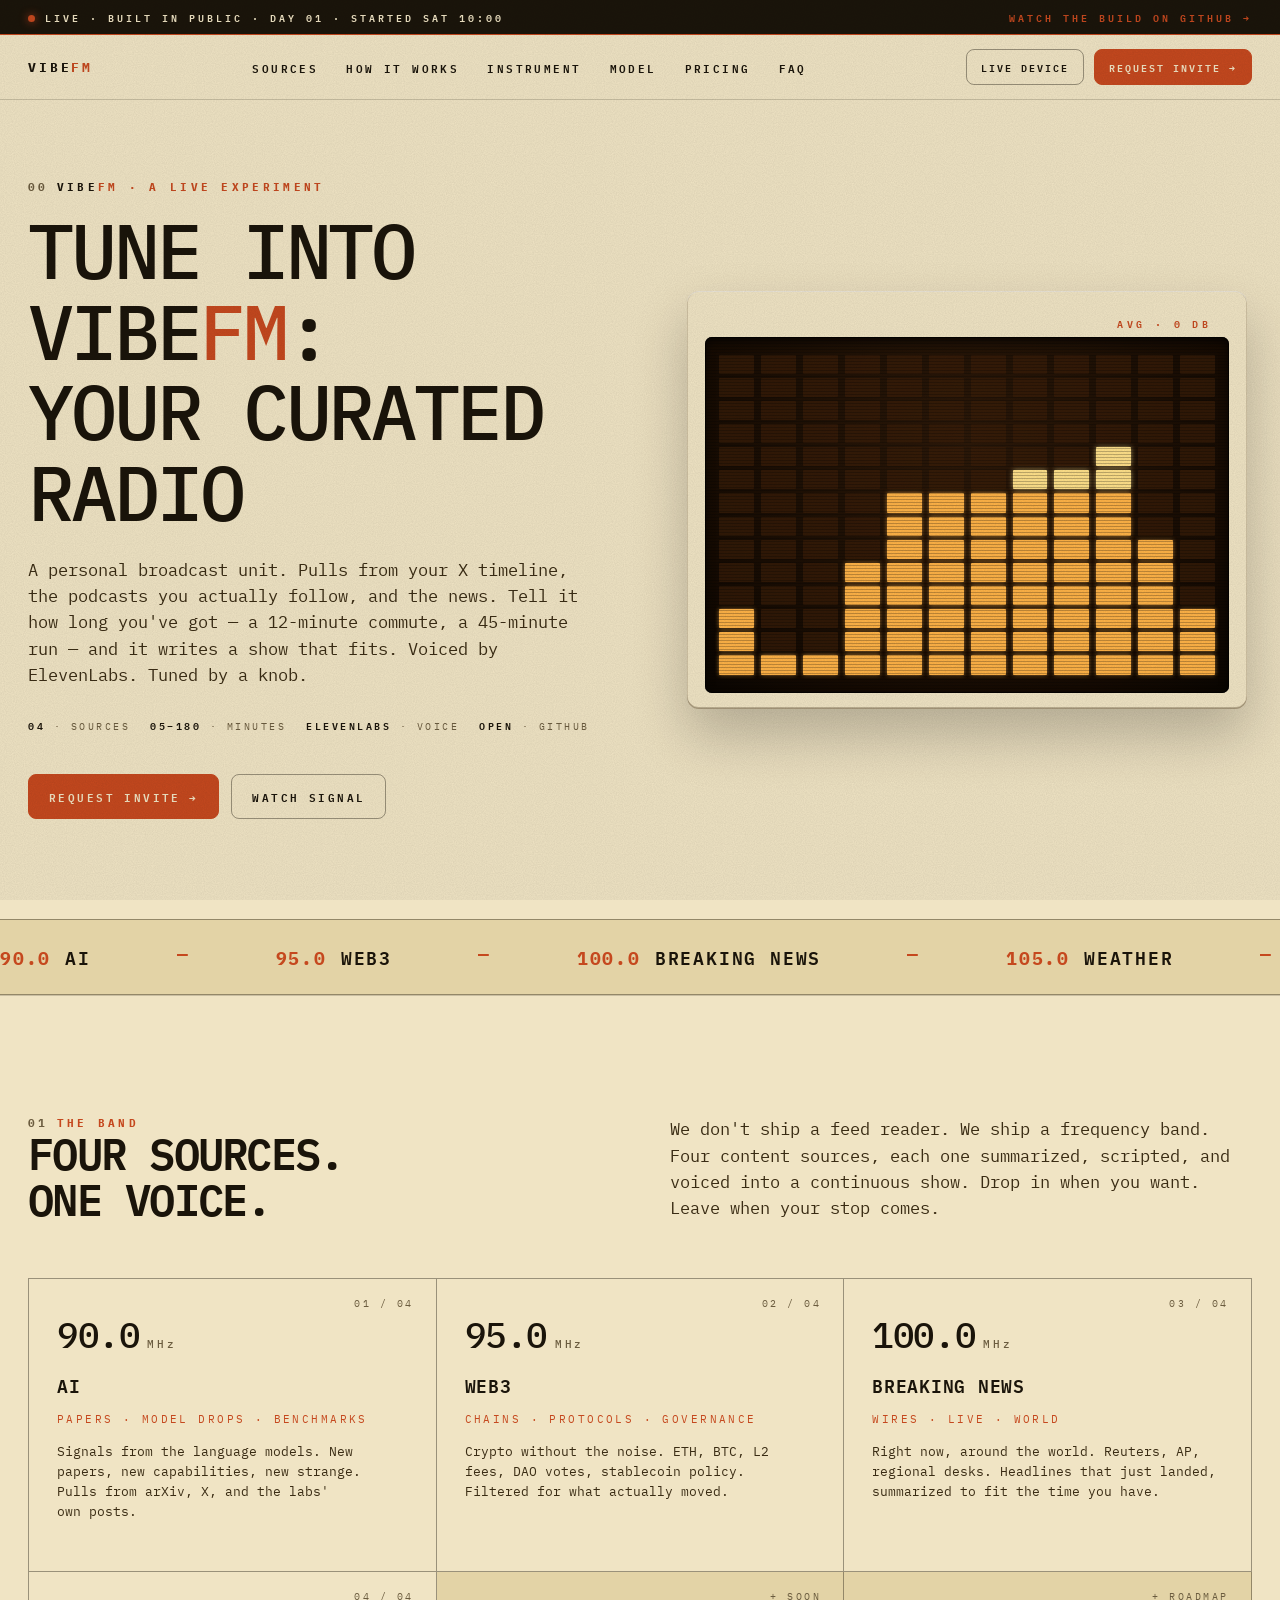
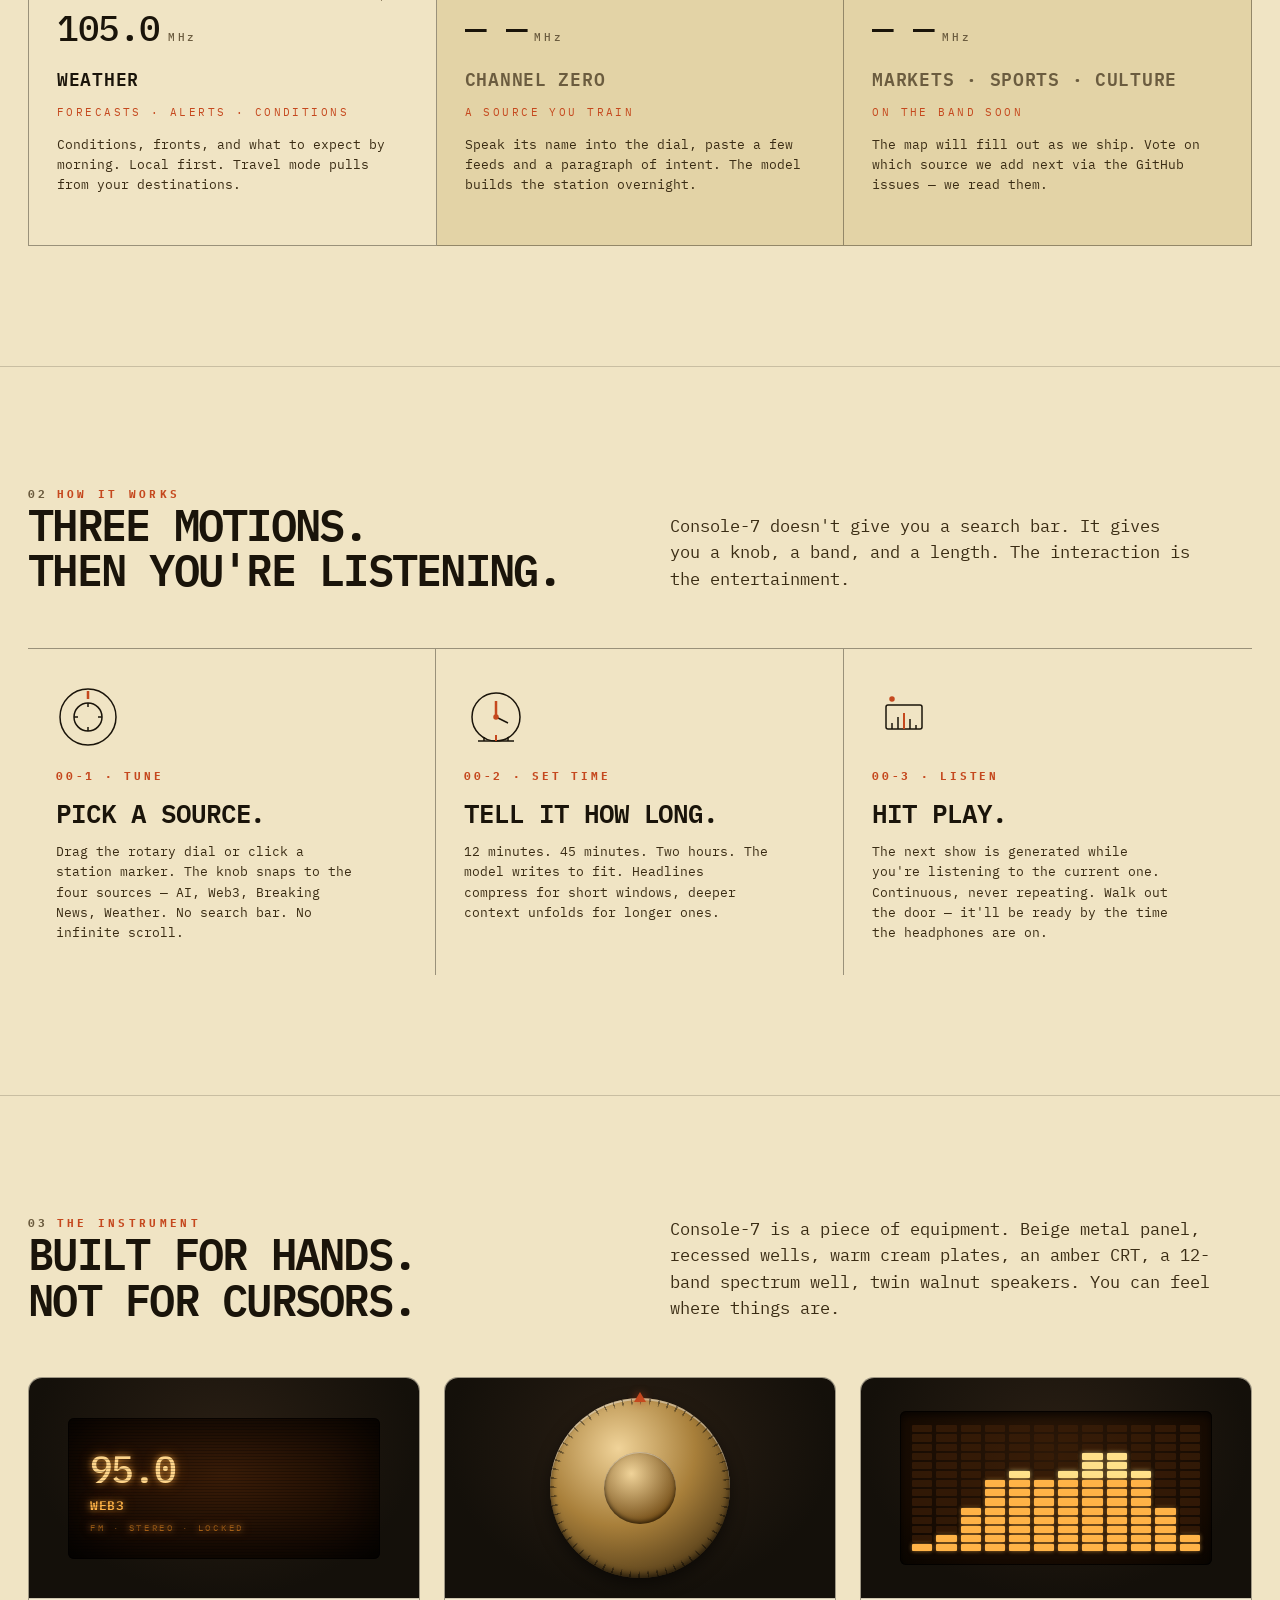
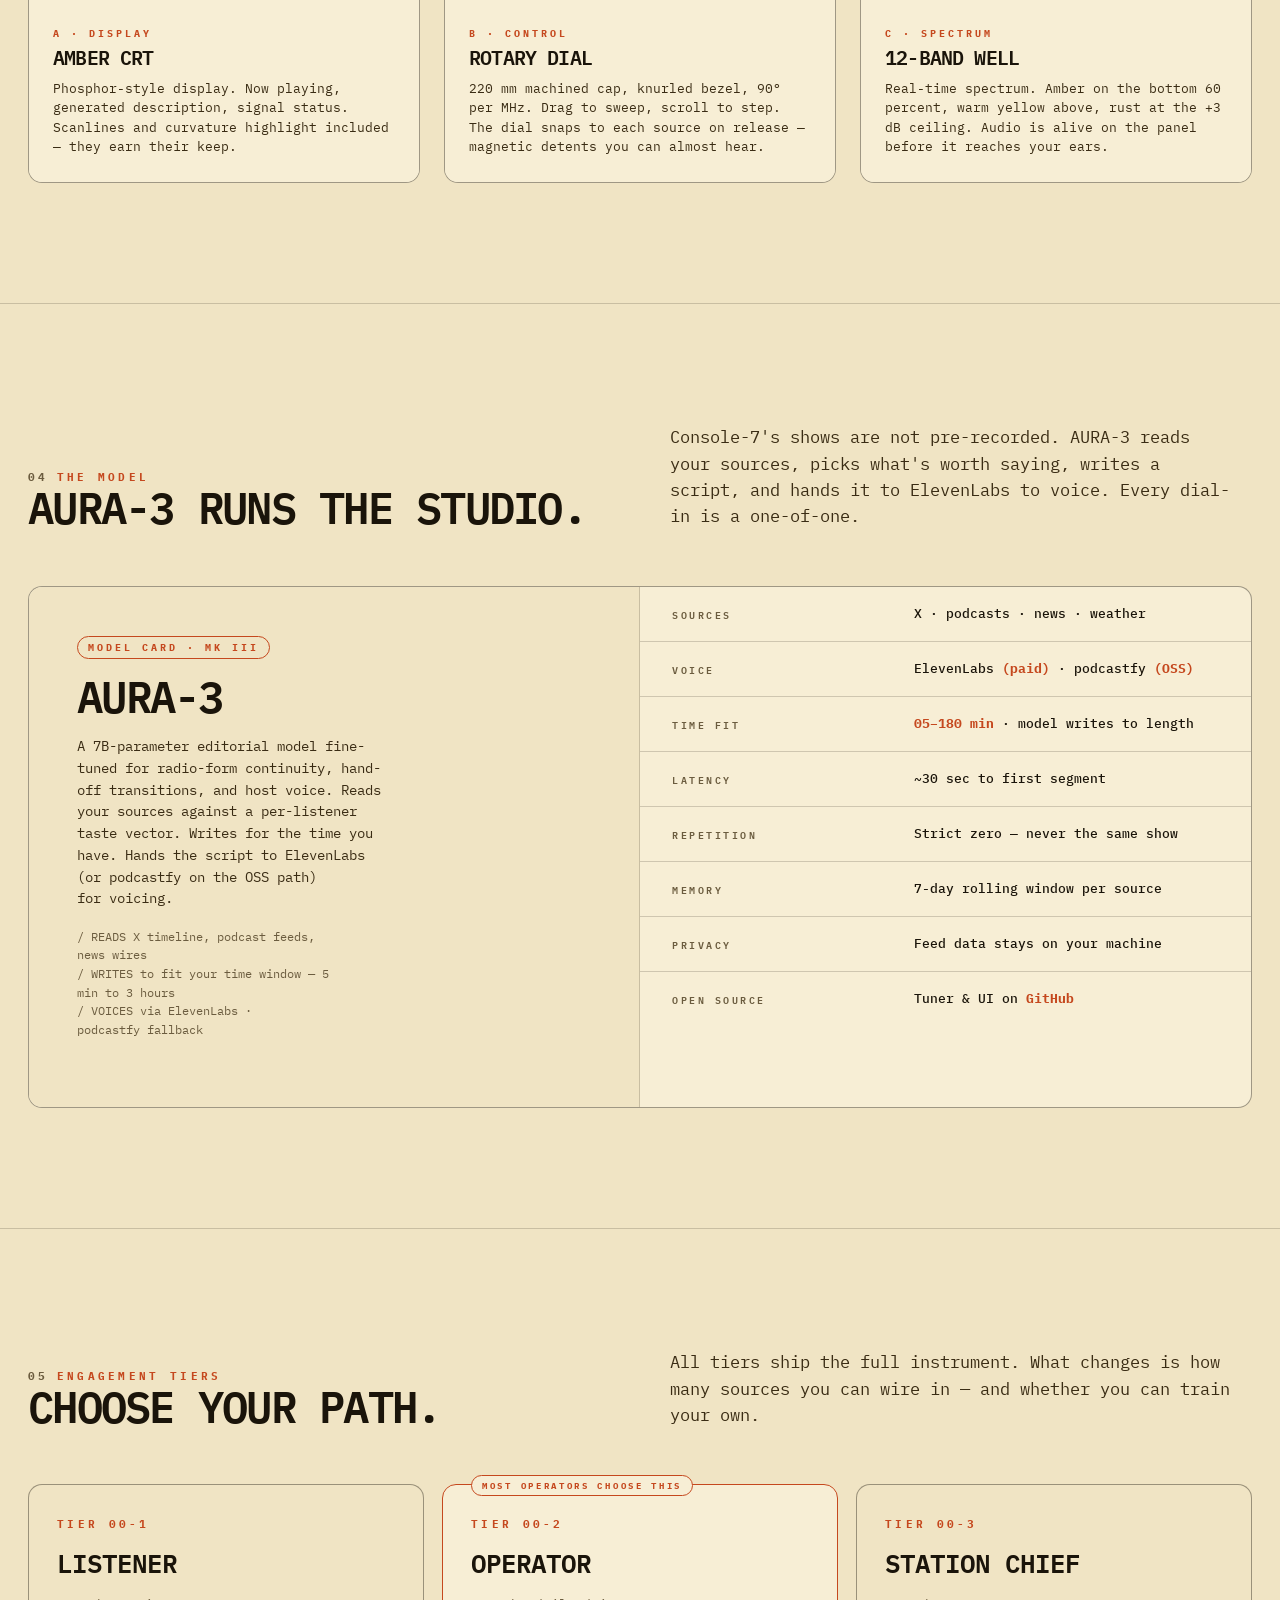
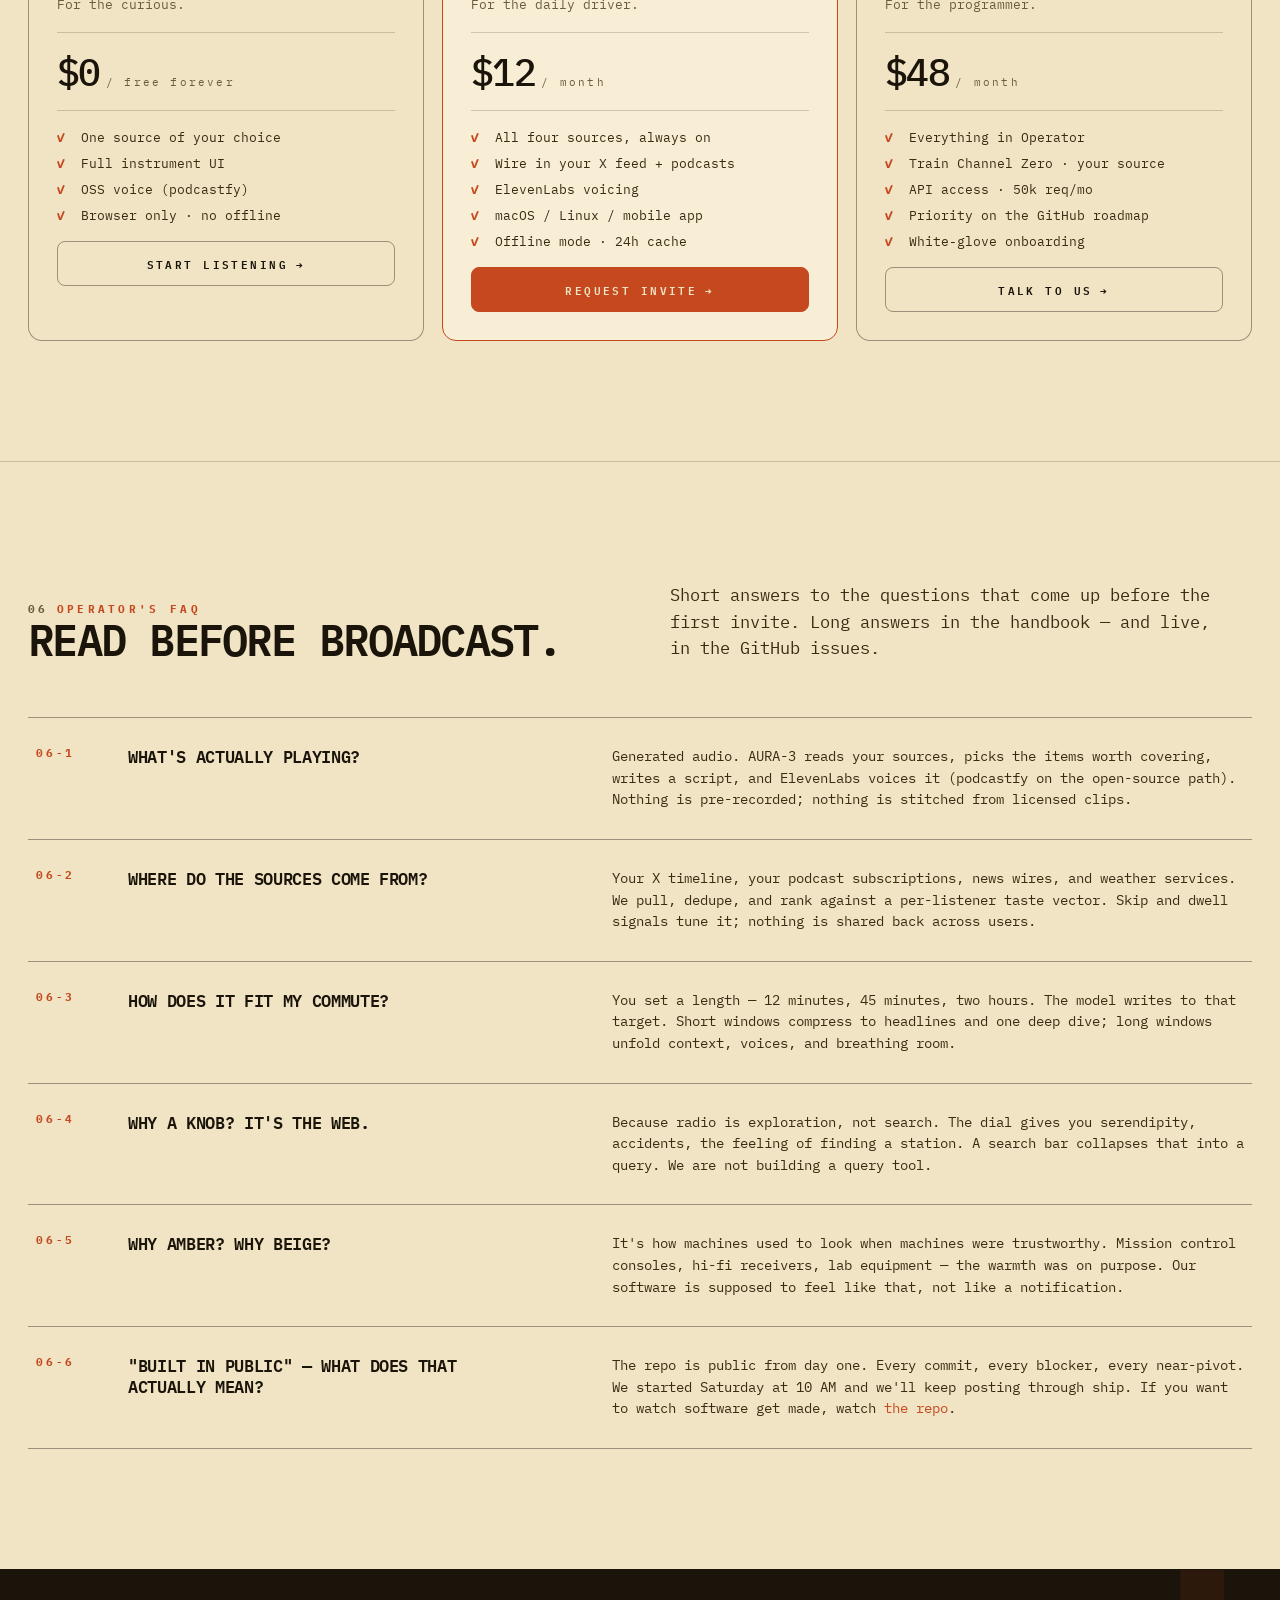
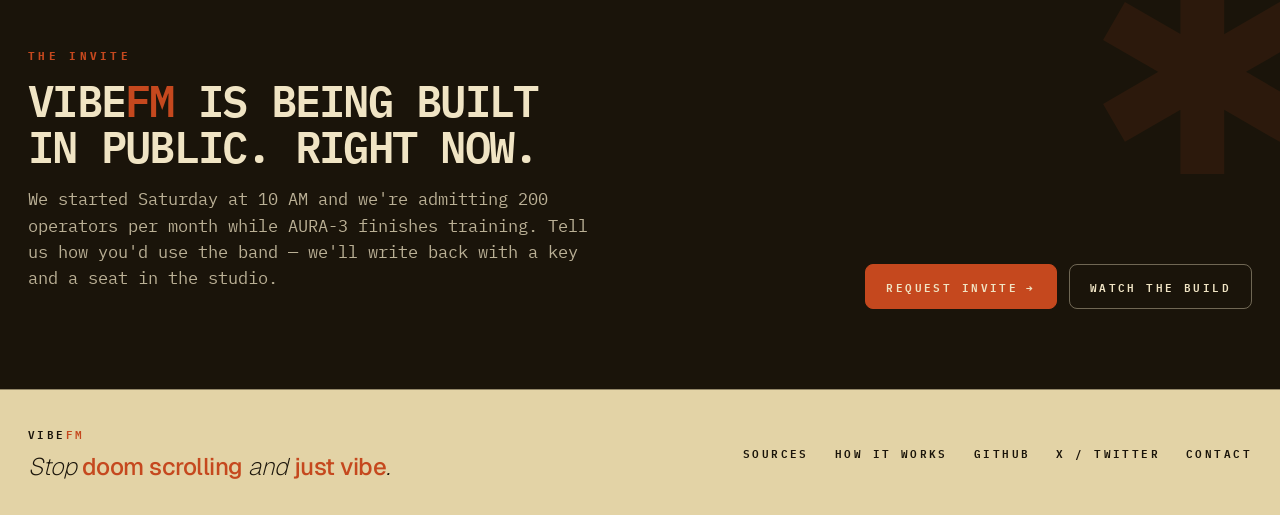
<file: landing.html>
<!DOCTYPE html>
<html lang="en">
<head>
<meta charset="utf-8">
<title>VibeFM — Curated Radio · Built in Public</title>
<meta name="viewport" content="width=device-width, initial-scale=1">
<meta name="description" content="A curated personal radio station that pulls from your X timeline, your podcasts, and the news. You tell it how long you've got. It writes a show that fits.">

<link rel="preconnect" href="https://fonts.googleapis.com">
<link rel="preconnect" href="https://fonts.gstatic.com" crossorigin>
<link href="https://fonts.googleapis.com/css2?family=IBM+Plex+Mono:ital,wght@0,400;0,500;0,600;0,700;1,400&family=Geist:wght@200;400;500;600;700&display=swap" rel="stylesheet">

<style>
:root {
  --paper:        #f0e4c4;
  --paper-deep:   #e3d3a6;
  --paper-edge:   #f7eed5;
  --paper-shade:  #c9b685;
  --ink:          #1a140a;
  --ink-2:        #3a2c14;
  --ink-mid:      #6b5c3f;
  --rule:         rgba(26,20,10,0.18);
  --rule-strong:  rgba(26,20,10,0.40);
  --rust:         #c5481e;
  --rust-deep:    #8d2f10;
  --amber:        #ffb347;
  --crt-bg:       #1a0d04;

  --section-pad:  120px;
  --container:    1280px;
  --gutter:       28px;

  --font-mono: "IBM Plex Mono", ui-monospace, "SFMono-Regular", Menlo, Consolas, monospace;
  --font-sans: "Geist", system-ui, sans-serif;
}

* { box-sizing: border-box; }
html, body {
  margin: 0;
  background: var(--paper);
  color: var(--ink);
  font-family: var(--font-mono);
  -webkit-font-smoothing: antialiased;
  scroll-behavior: smooth;
  text-wrap: pretty;
}
body { font-variant-numeric: tabular-nums; }

body::after {
  content: "";
  position: fixed; inset: 0;
  pointer-events: none;
  z-index: 1000;
  opacity: 0.16;
  background-image: url("data:image/svg+xml;utf8,<svg xmlns='http://www.w3.org/2000/svg' width='200' height='200'><filter id='n'><feTurbulence type='fractalNoise' baseFrequency='0.9' numOctaves='2' stitchTiles='stitch'/><feColorMatrix values='0 0 0 0 0  0 0 0 0 0  0 0 0 0 0  0 0 0 0.55 0'/></filter><rect width='100%' height='100%' filter='url(%23n)'/></svg>");
  mix-blend-mode: multiply;
}

a { color: inherit; text-decoration: none; }
a:hover { color: var(--rust); }

.container {
  max-width: var(--container);
  margin: 0 auto;
  padding: 0 var(--gutter);
}

/* ---------- LIVE BANNER ---------- */
.live-banner {
  background: var(--ink);
  color: var(--paper);
  font-size: 10px;
  letter-spacing: 0.3em;
  font-weight: 600;
  text-transform: uppercase;
  padding: 8px 0;
  border-bottom: 1px solid var(--rust);
}
.live-banner .container {
  display: flex;
  justify-content: space-between;
  align-items: center;
  gap: 24px;
}
.live-dot {
  display: inline-block;
  width: 7px; height: 7px;
  border-radius: 50%;
  background: var(--rust);
  margin-right: 10px;
  box-shadow: 0 0 8px rgba(197,72,30,0.85);
  animation: live-pulse 1.6s ease-in-out infinite;
}
@keyframes live-pulse {
  0%, 100% { opacity: 1; }
  50%      { opacity: 0.35; }
}
.live-banner a { color: var(--rust); }
.live-banner a:hover { color: var(--paper); }

/* ---------- NAV ---------- */
.nav {
  position: sticky; top: 0; z-index: 50;
  background: rgba(240,228,196,0.88);
  backdrop-filter: blur(6px);
  -webkit-backdrop-filter: blur(6px);
  border-bottom: 1px solid var(--rule);
}
.nav-inner {
  display: grid;
  grid-template-columns: auto 1fr auto;
  align-items: center;
  gap: 32px;
  height: 64px;
}
.brand-mark {
  display: flex; align-items: baseline; gap: 10px;
  font-size: 13px; font-weight: 700;
  letter-spacing: 0.22em;
  text-transform: uppercase;
}
.brand-word { color: var(--ink); }
.brand-fm { color: var(--rust); }
.brand-mark .star { color: var(--rust); font-size: 17px; }
.brand-mark .sub  {
  color: var(--ink-mid); font-weight: 500;
  font-size: 10px; letter-spacing: 0.25em;
}
.nav-links {
  justify-self: center;
  display: flex; gap: 28px;
  font-size: 11px; font-weight: 600;
  text-transform: uppercase;
  letter-spacing: 0.22em;
}
.nav-links a:hover { color: var(--rust); }
.nav-cta { display: flex; gap: 10px; align-items: center; }

/* ---------- BUTTONS ---------- */
.btn {
  display: inline-flex; align-items: center; gap: 8px;
  font-family: var(--font-mono);
  font-size: 11px;
  font-weight: 600;
  letter-spacing: 0.22em;
  text-transform: uppercase;
  padding: 12px 20px;
  border-radius: 8px;
  border: 1px solid var(--ink);
  background: var(--ink);
  color: var(--paper);
  cursor: pointer;
  transition: background 200ms, color 200ms, transform 100ms, border-color 200ms;
}
.btn:hover { background: transparent; color: var(--ink); }
.btn:active { transform: translateY(1px); }
.btn .arrow { transition: transform 200ms; display: inline-block; }
.btn:hover .arrow { transform: rotate(45deg); }

.btn.btn-rust { background: var(--rust); border-color: var(--rust); color: var(--paper); }
.btn.btn-rust:hover { background: transparent; color: var(--rust); }

.btn.btn-ghost {
  background: transparent;
  color: var(--ink);
  border-color: var(--rule-strong);
}
.btn.btn-ghost:hover { border-color: var(--ink); background: var(--ink); color: var(--paper); }

.btn.btn-sm { padding: 8px 14px; font-size: 10px; letter-spacing: 0.2em; }

/* ---------- TYPE PRIMITIVES ---------- */
.eyebrow {
  font-size: 11px; font-weight: 700;
  letter-spacing: 0.3em;
  text-transform: uppercase;
  color: var(--rust);
}
.eyebrow .num { color: var(--ink-mid); margin-right: 8px; }

h1, h2, h3, h4 {
  font-family: var(--font-mono);
  font-weight: 600;
  letter-spacing: -0.04em;
  text-transform: uppercase;
  margin: 0;
  color: var(--ink);
  line-height: 1.05;
}
h1 { font-size: clamp(40px, 6vw, 92px); font-weight: 500; }
h2 { font-size: clamp(28px, 3.4vw, 52px); }
h3 { font-size: clamp(18px, 1.6vw, 22px); }

p { line-height: 1.55; color: var(--ink-2); }
.lead { font-size: 17px; line-height: 1.55; color: var(--ink-2); max-width: 56ch; }
.caption {
  font-size: 10px; font-weight: 600;
  letter-spacing: 0.25em;
  text-transform: uppercase;
  color: var(--ink-mid);
}

/* ---------- HERO ---------- */
.hero {
  position: relative;
  padding: 80px 0 100px;
  overflow: hidden;
}
.hero-grid {
  display: grid;
  grid-template-columns: 1.05fr 1fr;
  gap: 56px;
  align-items: center;
}
.hero h1 { margin-top: 16px; }
.hero h1 .accent { color: var(--rust); }
.hero .lead { margin-top: 24px; }
.hero-meta {
  margin-top: 28px;
  display: flex; gap: 20px; flex-wrap: wrap;
  font-size: 10px; letter-spacing: 0.25em;
  text-transform: uppercase;
  color: var(--ink-mid);
}
.hero-meta b { color: var(--ink); font-weight: 600; }
.hero-cta { margin-top: 40px; display: flex; gap: 12px; flex-wrap: wrap; }

.device-frame {
  position: relative;
  border: 1px solid var(--rule-strong);
  border-radius: 14px;
  background:
    radial-gradient(ellipse at 50% 30%, #2a1f14 0%, #14100a 70%),
    #0c0906;
  padding: 18px;
  box-shadow:
    0 30px 60px -10px rgba(0,0,0,0.35),
    0 60px 120px -30px rgba(0,0,0,0.45);
}
.device-iframe {
  display: block;
  width: 100%;
  aspect-ratio: 1664 / 760;
  border: 0;
  border-radius: 8px;
  background: #0c0906;
}
.device-meta {
  margin-top: 10px;
  display: flex; justify-content: space-between; flex-wrap: wrap; gap: 12px;
  font-size: 9px; letter-spacing: 0.3em; text-transform: uppercase;
  color: var(--ink-mid);
}
.device-meta b { color: var(--ink); }

.hero-spectrum-wrap {
  min-height: 520px;
  display: grid;
  place-items: center;
}
.hero-spectrum {
  width: min(100%, 560px);
  border-radius: 12px;
  padding: 18px 18px 16px;
  background:
    linear-gradient(180deg, var(--cream-light), var(--cream-deep));
  box-shadow:
    inset 0 1px 0 rgba(255,255,255,0.56),
    inset 0 -2px 0 rgba(60,40,15,0.28),
    inset 0 0 0 1px rgba(60,40,15,0.18),
    0 26px 54px rgba(0,0,0,0.22);
}
.hero-spectrum-head {
  height: 28px;
  display: flex;
  justify-content: flex-end;
  align-items: center;
  padding: 0 18px;
  color: var(--rust);
  font-size: 10px;
  font-weight: 600;
  letter-spacing: 0.34em;
  text-transform: uppercase;
}
.hero-spectrum-well {
  height: 356px;
  border-radius: 7px;
  padding: 18px 14px;
  display: grid;
  grid-template-columns: repeat(12, 1fr);
  gap: 7px;
  align-items: stretch;
  overflow: hidden;
  background:
    radial-gradient(ellipse at 50% 30%, #2c1808 0%, #150a02 75%, #090501 100%);
  box-shadow:
    inset 0 0 0 1px rgba(0,0,0,0.76),
    inset 0 4px 10px rgba(0,0,0,0.72);
  position: relative;
}
.hero-spectrum-well::after {
  content: "";
  position: absolute;
  inset: 0;
  border-radius: inherit;
  pointer-events: none;
  background: repeating-linear-gradient(to bottom, rgba(0,0,0,0.24) 0 1px, transparent 1px 3px);
  mix-blend-mode: multiply;
}
.hero-spectrum-col {
  display: grid;
  grid-template-rows: repeat(14, 1fr);
  gap: 4px;
  min-width: 0;
}
.hero-spectrum-cell {
  border-radius: 1px;
  background: rgba(60,30,8,0.68);
}
.hero-spectrum-cell.a {
  background: var(--amber);
  box-shadow: 0 0 4px rgba(255,179,71,0.62);
}
.hero-spectrum-cell.y {
  background: #ffe18a;
  box-shadow: 0 0 5px rgba(255,225,138,0.68);
}
.hero-spectrum-cell.r {
  background: var(--rust);
  box-shadow: 0 0 5px rgba(197,72,30,0.72);
}

/* ---------- MARQUEE ---------- */
.marquee {
  border-top: 1px solid var(--rule-strong);
  border-bottom: 1px solid var(--rule-strong);
  background: var(--paper-deep);
  padding: 22px 0;
  overflow: hidden;
  position: relative;
}
.marquee-track {
  display: flex; gap: 60px;
  font-size: 18px; font-weight: 600;
  letter-spacing: 0.1em;
  text-transform: uppercase;
  white-space: nowrap;
  animation: marquee 50s linear infinite;
  width: max-content;
}
.marquee-track .freq { color: var(--rust); margin-right: 14px; font-weight: 700; }
.marquee-track .star { color: var(--rust); margin: 0 26px; font-weight: 700; }
@keyframes marquee {
  from { transform: translateX(0); }
  to   { transform: translateX(-50%); }
}

/* ---------- SECTIONS ---------- */
section.block {
  padding: var(--section-pad) 0;
  border-top: 1px solid var(--rule);
}
.section-head {
  display: grid;
  grid-template-columns: 1fr 1fr;
  gap: 60px;
  margin-bottom: 56px;
  align-items: end;
}
.section-head .right .lead { margin: 0; }

/* ---------- SOURCE GRID ---------- */
.station-grid {
  display: grid;
  grid-template-columns: repeat(3, 1fr);
  gap: 0;
  border-top: 1px solid var(--rule-strong);
  border-left: 1px solid var(--rule-strong);
}
.station-card {
  position: relative;
  padding: 32px 28px 36px;
  border-right: 1px solid var(--rule-strong);
  border-bottom: 1px solid var(--rule-strong);
  display: grid; gap: 12px; align-content: start;
  background: var(--paper);
  transition: background 200ms;
  min-height: 230px;
}
.station-card:hover { background: var(--paper-edge); }
.station-card .freq {
  font-size: 36px; font-weight: 500;
  letter-spacing: -0.04em;
  color: var(--ink);
  display: flex; align-items: baseline; gap: 8px;
}
.station-card .freq .unit { font-size: 11px; letter-spacing: 0.25em; color: var(--ink-mid); }
.station-card .name {
  font-size: 18px; font-weight: 600;
  letter-spacing: 0.04em;
  color: var(--ink);
}
.station-card .tag {
  font-size: 11px; letter-spacing: 0.22em;
  text-transform: uppercase;
  color: var(--rust);
}
.station-card .desc {
  font-size: 13px; line-height: 1.55;
  color: var(--ink-2);
  margin-top: 4px;
}
.station-card .num {
  position: absolute; top: 18px; right: 22px;
  font-size: 10px; letter-spacing: 0.25em;
  color: var(--ink-mid);
}
.station-card.soon { background: var(--paper-deep); }
.station-card.soon:hover { background: var(--paper-deep); }
.station-card.soon .name { color: var(--ink-mid); }

/* ---------- HOW IT WORKS ---------- */
.steps {
  display: grid;
  grid-template-columns: repeat(3, 1fr);
  gap: 0;
  border-top: 1px solid var(--rule-strong);
}
.step {
  padding: 36px 28px 32px;
  border-right: 1px solid var(--rule-strong);
  display: grid; gap: 16px; align-content: start;
}
.step:last-child { border-right: 0; }
.step .num { font-size: 11px; letter-spacing: 0.25em; color: var(--rust); font-weight: 700; }
.step h3 { font-size: 26px; }
.step p { margin: 0; max-width: 38ch; font-size: 13px; }
.step .icon { width: 64px; height: 64px; margin-bottom: 4px; color: var(--ink); }

/* ---------- INSTRUMENT ---------- */
.instrument {
  display: grid;
  grid-template-columns: repeat(3, 1fr);
  gap: 24px;
}
.instrument .panel {
  border: 1px solid var(--rule-strong);
  border-radius: 14px;
  overflow: hidden;
  position: relative;
  background: var(--paper-edge);
  transition: transform 200ms, box-shadow 200ms;
}
.instrument .panel:hover {
  transform: translateY(-3px);
  box-shadow: 0 6px 24px rgba(0,0,0,0.10);
}
.instrument .panel .visual {
  height: 220px;
  background: radial-gradient(ellipse at 50% 30%, #2a1f14, #14100a 70%);
  display: grid; place-items: center;
  position: relative;
  overflow: hidden;
}
.instrument .panel .body {
  padding: 22px 24px 26px;
  border-top: 1px solid var(--rule);
  background: var(--paper-edge);
}
.instrument .panel .body .label {
  font-size: 10px; letter-spacing: 0.3em;
  color: var(--rust); font-weight: 700;
}
.instrument .panel .body h3 { margin-top: 6px; }
.instrument .panel .body p {
  margin: 10px 0 0;
  font-size: 12.5px; line-height: 1.55;
}

/* CRT visual */
.viz-crt {
  width: 80%; height: 64%;
  border-radius: 6px;
  background: radial-gradient(ellipse at 50% 40%, #3b1d08, #1a0c03 70%, #0a0502);
  position: relative;
  overflow: hidden;
  box-shadow: inset 0 0 60px rgba(0,0,0,0.85), inset 0 0 0 1px rgba(0,0,0,0.6);
  color: var(--amber);
  display: grid; align-content: center;
  padding: 22px 22px 16px;
  text-shadow: 0 0 6px rgba(255,179,71,0.75), 0 0 14px rgba(255,140,40,0.45);
}
.viz-crt::before {
  content: ""; position: absolute; inset: 0;
  background: repeating-linear-gradient(to bottom, transparent 0, transparent 2px, rgba(0,0,0,0.25) 2px, rgba(0,0,0,0.25) 3px);
  mix-blend-mode: multiply;
  pointer-events: none;
}
.viz-crt .num { font-size: 38px; font-weight: 500; letter-spacing: -0.04em; line-height: 1; color: #ffd58a; }
.viz-crt .name { font-size: 13px; font-weight: 600; letter-spacing: 0.04em; margin-top: 6px; }
.viz-crt .meta { font-size: 9px; letter-spacing: 0.3em; color: #a25e16; margin-top: 6px; }

/* Dial visual */
.viz-dial {
  width: 180px; height: 180px;
  border-radius: 50%;
  background: radial-gradient(circle at 38% 28%, #f0d399 0%, #a87f3a 45%, #2a1c08 100%);
  box-shadow:
    inset 0 2px 0 rgba(255,255,255,0.4),
    inset 0 -3px 6px rgba(0,0,0,0.6),
    0 6px 16px rgba(0,0,0,0.5);
  position: relative;
}
.viz-dial::before {
  content: ""; position: absolute; inset: 0;
  border-radius: 50%;
  background: repeating-conic-gradient(rgba(0,0,0,0.4) 0 1deg, transparent 1deg 6deg);
  mask: radial-gradient(circle, transparent 65%, black 67%, black 100%);
  -webkit-mask: radial-gradient(circle, transparent 65%, black 67%, black 100%);
}
.viz-dial::after {
  content: ""; position: absolute;
  top: -6px; left: 50%; margin-left: -6px;
  width: 0; height: 0;
  border-left: 6px solid transparent;
  border-right: 6px solid transparent;
  border-bottom: 10px solid var(--rust);
  filter: drop-shadow(0 0 4px rgba(197,72,30,0.7));
}
.viz-dial .center {
  position: absolute; inset: 30%;
  border-radius: 50%;
  background: radial-gradient(circle at 38% 30%, #f0d399, #6e4710 80%);
  box-shadow: inset 0 1px 0 rgba(255,255,255,0.4), inset 0 -2px 4px rgba(0,0,0,0.6);
}

/* EQ visual (replaces VU — matches our radio's spectrum panel) */
.viz-eq {
  width: 80%; height: 70%;
  border-radius: 6px;
  background: radial-gradient(ellipse at 50% 30%, #2c1808 0%, #150a02 75%, #090501 100%);
  box-shadow: inset 0 0 0 1px rgba(0,0,0,0.7), inset 0 4px 8px rgba(0,0,0,0.7);
  padding: 14px 12px;
  display: grid;
  grid-template-columns: repeat(12, 1fr);
  gap: 4px;
  position: relative;
  overflow: hidden;
}
.viz-eq::after {
  content: "";
  position: absolute; inset: 0;
  background: repeating-linear-gradient(to bottom, rgba(0,0,0,0.25) 0 1px, transparent 1px 3px);
  mix-blend-mode: multiply;
  pointer-events: none;
}
.viz-eq .col {
  display: grid;
  grid-template-rows: repeat(14, 1fr);
  gap: 2px;
}
.viz-eq .cell {
  background: rgba(60,30,8,0.7);
  border-radius: 1px;
}
.viz-eq .cell.a { background: var(--amber); box-shadow: 0 0 4px rgba(255,179,71,0.6); }
.viz-eq .cell.y { background: #ffe18a; box-shadow: 0 0 5px rgba(255,225,138,0.7); }
.viz-eq .cell.r { background: var(--rust); box-shadow: 0 0 5px rgba(197,72,30,0.75); }

/* ---------- MODEL CARD ---------- */
.model-card {
  border: 1px solid var(--rule-strong);
  border-radius: 14px;
  overflow: hidden;
  background: var(--paper-edge);
  display: grid;
  grid-template-columns: 1fr 1fr;
}
.model-card .left {
  padding: 48px 48px 56px;
  border-right: 1px solid var(--rule);
  background: var(--paper);
}
.model-card .left h2 { margin-top: 14px; }
.model-card .left p  { margin-top: 18px; font-size: 14px; max-width: 38ch; }
.model-card .left .badge {
  display: inline-flex; gap: 8px; align-items: center;
  font-size: 10px; letter-spacing: 0.3em;
  color: var(--rust); font-weight: 700;
  border: 1px solid currentColor;
  padding: 4px 10px;
  border-radius: 999px;
}
.spec-table { display: grid; align-content: start; }
.spec-row {
  display: grid;
  grid-template-columns: 1fr 1.4fr;
  gap: 24px;
  padding: 18px 32px;
  border-bottom: 1px solid var(--rule);
  font-size: 12.5px;
}
.spec-row:last-child { border-bottom: 0; }
.spec-row .k {
  font-size: 10px; letter-spacing: 0.25em; color: var(--ink-mid); font-weight: 600;
  text-transform: uppercase;
  align-self: center;
}
.spec-row .v {
  font-size: 13px;
  color: var(--ink);
  font-weight: 500;
}
.spec-row .v b { color: var(--rust); }

/* ---------- TIERS ---------- */
.tiers {
  display: grid;
  grid-template-columns: repeat(3, 1fr);
  gap: 18px;
}
.tier {
  position: relative;
  border: 1px solid var(--rule-strong);
  border-radius: 14px;
  background: var(--paper);
  padding: 32px 28px 28px;
  display: grid; gap: 18px; align-content: start;
  transition: border-color 200ms, transform 200ms;
}
.tier:hover { transform: translateY(-3px); }
.tier.featured {
  border-color: var(--rust);
  background: var(--paper-edge);
}
.tier .badge-feat {
  position: absolute;
  top: -10px; left: 28px;
  background: var(--paper-edge);
  border: 1px solid var(--rust);
  color: var(--rust);
  font-size: 9px; letter-spacing: 0.3em; font-weight: 700;
  text-transform: uppercase;
  padding: 4px 10px;
  border-radius: 999px;
}
.tier .tier-num { font-size: 11px; letter-spacing: 0.3em; color: var(--rust); font-weight: 700; }
.tier h3 { font-size: 26px; }
.tier .tagline { font-size: 12.5px; color: var(--ink-mid); margin: 0; }
.tier .price {
  display: flex; align-items: baseline; gap: 6px;
  border-top: 1px solid var(--rule);
  border-bottom: 1px solid var(--rule);
  padding: 14px 0;
}
.tier .price .num { font-size: 38px; font-weight: 500; letter-spacing: -0.04em; }
.tier .price .per { font-size: 11px; color: var(--ink-mid); letter-spacing: 0.2em; }
.tier ul { list-style: none; padding: 0; margin: 0; display: grid; gap: 10px; }
.tier li {
  font-size: 12.5px;
  display: grid;
  grid-template-columns: 14px 1fr;
  gap: 10px;
  color: var(--ink-2);
}
.tier li::before { content: "✓"; color: var(--rust); font-weight: 700; }
.tier .btn { width: 100%; justify-content: center; }

/* ---------- FAQ ---------- */
.faq-list { border-top: 1px solid var(--rule-strong); }
.faq-item {
  display: grid;
  grid-template-columns: 60px 1fr 1.4fr;
  gap: 32px;
  padding: 28px 8px;
  border-bottom: 1px solid var(--rule-strong);
  align-items: start;
}
.faq-item .num {
  font-size: 11px; letter-spacing: 0.25em; color: var(--rust); font-weight: 700;
}
.faq-item .q {
  font-size: 17px; font-weight: 600; letter-spacing: -0.02em;
  text-transform: uppercase; line-height: 1.25;
}
.faq-item .a {
  font-size: 13.5px; line-height: 1.6; color: var(--ink-2); margin: 0;
}

/* ---------- CTA STRIP ---------- */
.cta-strip {
  background: var(--ink);
  color: var(--paper);
  padding: 80px 0;
  position: relative;
  overflow: hidden;
}
.cta-strip h2 { color: var(--paper); }
.cta-strip .brand-word { color: var(--paper); }
.cta-strip p  { color: rgba(240,228,196,0.75); }
.cta-strip .grid {
  display: grid;
  grid-template-columns: 1.4fr auto;
  gap: 40px; align-items: end;
}
.cta-strip .btn { background: var(--rust); border-color: var(--rust); color: var(--paper); }
.cta-strip .btn:hover { background: transparent; color: var(--paper); }
.cta-strip .btn.btn-ghost {
  background: transparent; color: var(--paper);
  border-color: rgba(240,228,196,0.4);
}
.cta-strip .btn.btn-ghost:hover { background: var(--paper); color: var(--ink); border-color: var(--paper); }
.cta-strip .star {
  position: absolute;
  font-size: 280px;
  color: var(--rust);
  opacity: 0.10;
  right: -40px; top: -40px;
  pointer-events: none;
  font-weight: 400;
  font-family: var(--font-mono);
  line-height: 1;
}

/* ---------- FOOTER ---------- */
.footer {
  background: var(--paper-deep);
  border-top: 1px solid var(--rule-strong);
  padding: 34px 0;
  font-size: 11px; letter-spacing: 0.22em;
  text-transform: uppercase;
}
.footer-top {
  display: grid;
  grid-template-columns: 1fr auto;
  gap: 28px;
  align-items: center;
}
.footer-links {
  list-style: none;
  padding: 0;
  margin: 0;
  display: flex;
  flex-wrap: wrap;
  justify-content: flex-end;
  gap: 18px 26px;
}
.footer-top a { color: var(--ink); font-weight: 600; font-size: 11px; }
.footer-top a:hover { color: var(--rust); }
.footer-tagline {
  font-family: var(--font-sans);
  font-style: italic;
  font-weight: 200;
  font-size: 24px;
  letter-spacing: -0.02em;
  text-transform: none;
  line-height: 1.2;
  color: var(--ink);
  margin: 10px 0 0;
}
.footer-tagline b { font-style: normal; font-weight: 500; color: var(--rust); }

/* ---------- responsive ---------- */
@media (max-width: 1100px) {
  .hero-grid { grid-template-columns: 1fr; gap: 36px; }
  .section-head { grid-template-columns: 1fr; gap: 24px; }
  .station-grid, .steps, .instrument, .tiers { grid-template-columns: repeat(2, 1fr); }
  .model-card { grid-template-columns: 1fr; }
  .faq-item { grid-template-columns: 40px 1fr; }
  .faq-item .a { grid-column: 2; }
  .cta-strip .grid { grid-template-columns: 1fr; }
}
@media (max-width: 700px) {
  :root { --section-pad: 80px; }
  .nav-links { display: none; }
  .station-grid, .steps, .instrument, .tiers { grid-template-columns: 1fr; }
  .footer-top { grid-template-columns: 1fr; }
  .footer-links { justify-content: flex-start; }
  .live-banner .container { flex-direction: column; gap: 6px; align-items: flex-start; }
}

@media (prefers-reduced-motion: reduce) {
  .marquee-track { animation: none; }
  .live-dot { animation: none; }
  body::after { display: none; }
  * { transition: none !important; }
}
</style>
</head>
<body>

<!-- ============ LIVE BANNER ============ -->
<div class="live-banner">
  <div class="container">
    <span><span class="live-dot"></span>LIVE · BUILT IN PUBLIC · DAY 01 · STARTED SAT 10:00</span>
    <a href="https://github.com/zertyn-ai/personalized-radio-station" target="_blank" rel="noopener">
      WATCH THE BUILD ON GITHUB →
    </a>
  </div>
</div>

<!-- ============ NAV ============ -->
<nav class="nav">
  <div class="container nav-inner">
    <a class="brand-mark" href="#top">
      <span>Vibe<span class="brand-fm">FM</span></span>
    </a>
    <div class="nav-links">
      <a href="#sources">Sources</a>
      <a href="#how">How it works</a>
      <a href="#instrument">Instrument</a>
      <a href="#model">Model</a>
      <a href="#tiers">Pricing</a>
      <a href="#faq">FAQ</a>
    </div>
    <div class="nav-cta">
      <a class="btn btn-ghost btn-sm" href="radio.html" target="_blank">Live device</a>
      <a class="btn btn-rust btn-sm" href="#tiers">Request invite <span class="arrow">→</span></a>
    </div>
  </div>
</nav>

<!-- ============ HERO ============ -->
<header class="hero" id="top">
  <div class="container hero-grid">
    <div>
      <div class="eyebrow"><span class="num">00</span><span class="brand-word">Vibe<span class="brand-fm">FM</span></span> · A LIVE EXPERIMENT</div>
      <h1>Tune into<br><span class="brand-word">Vibe<span class="brand-fm">FM</span>:</span><br>Your Curated Radio</h1>
      <p class="lead">
        A personal broadcast unit. Pulls from your X timeline, the podcasts you actually
        follow, and the news. Tell it how long you've got — a 12-minute commute, a 45-minute
        run — and it writes a show that fits. Voiced by ElevenLabs. Tuned by a knob.
      </p>
      <div class="hero-meta">
        <span><b>04</b> · sources</span>
        <span><b>05–180</b> · minutes</span>
        <span><b>ELEVENLABS</b> · voice</span>
        <span><b>OPEN</b> · github</span>
      </div>
      <div class="hero-cta">
        <a class="btn btn-rust" href="#tiers">Request invite <span class="arrow">→</span></a>
        <a class="btn btn-ghost" href="#hero-spectrum">Watch signal</a>
      </div>
    </div>
    <div class="hero-spectrum-wrap" id="hero-spectrum">
      <section class="hero-spectrum" aria-label="Live VibeFM spectrum">
        <div class="hero-spectrum-head">AVG · 0 DB</div>
        <div class="hero-spectrum-well" id="hero-spectrum-eq"></div>
      </section>
    </div>
  </div>
</header>

<!-- ============ MARQUEE ============ -->
<div class="marquee" aria-hidden="true">
  <div class="marquee-track">
    <span><span class="freq">90.0</span>AI</span><span class="star">—</span>
    <span><span class="freq">95.0</span>WEB3</span><span class="star">—</span>
    <span><span class="freq">100.0</span>BREAKING NEWS</span><span class="star">—</span>
    <span><span class="freq">105.0</span>WEATHER</span><span class="star">—</span>
    <span>X TIMELINE</span><span class="star">—</span>
    <span>YOUR PODCASTS</span><span class="star">—</span>
    <span>FITS YOUR COMMUTE</span><span class="star">—</span>
    <span>VOICED BY ELEVENLABS</span><span class="star">—</span>
    <!-- duplicate for seamless loop -->
    <span><span class="freq">90.0</span>AI</span><span class="star">—</span>
    <span><span class="freq">95.0</span>WEB3</span><span class="star">—</span>
    <span><span class="freq">100.0</span>BREAKING NEWS</span><span class="star">—</span>
    <span><span class="freq">105.0</span>WEATHER</span><span class="star">—</span>
    <span>X TIMELINE</span><span class="star">—</span>
    <span>YOUR PODCASTS</span><span class="star">—</span>
    <span>FITS YOUR COMMUTE</span><span class="star">—</span>
    <span>VOICED BY ELEVENLABS</span><span class="star">—</span>
  </div>
</div>

<!-- ============ SOURCES ============ -->
<section class="block" id="sources">
  <div class="container">
    <div class="section-head">
      <div>
        <div class="eyebrow"><span class="num">01</span>The Band</div>
        <h2>Four sources.<br>One voice.</h2>
      </div>
      <div class="right">
        <p class="lead">
          We don't ship a feed reader. We ship a frequency band. Four content sources,
          each one summarized, scripted, and voiced into a continuous show. Drop in
          when you want. Leave when your stop comes.
        </p>
      </div>
    </div>
    <div class="station-grid">
      <article class="station-card">
        <span class="num">01 / 04</span>
        <span class="freq">90.0<span class="unit">MHz</span></span>
        <span class="name">AI</span>
        <span class="tag">papers · model drops · benchmarks</span>
        <p class="desc">Signals from the language models. New papers, new capabilities, new strange. Pulls from arXiv, X, and the labs' own posts.</p>
      </article>
      <article class="station-card">
        <span class="num">02 / 04</span>
        <span class="freq">95.0<span class="unit">MHz</span></span>
        <span class="name">WEB3</span>
        <span class="tag">chains · protocols · governance</span>
        <p class="desc">Crypto without the noise. ETH, BTC, L2 fees, DAO votes, stablecoin policy. Filtered for what actually moved.</p>
      </article>
      <article class="station-card">
        <span class="num">03 / 04</span>
        <span class="freq">100.0<span class="unit">MHz</span></span>
        <span class="name">BREAKING NEWS</span>
        <span class="tag">wires · live · world</span>
        <p class="desc">Right now, around the world. Reuters, AP, regional desks. Headlines that just landed, summarized to fit the time you have.</p>
      </article>
      <article class="station-card">
        <span class="num">04 / 04</span>
        <span class="freq">105.0<span class="unit">MHz</span></span>
        <span class="name">WEATHER</span>
        <span class="tag">forecasts · alerts · conditions</span>
        <p class="desc">Conditions, fronts, and what to expect by morning. Local first. Travel mode pulls from your destinations.</p>
      </article>
      <article class="station-card soon">
        <span class="num">+ SOON</span>
        <span class="freq">— —<span class="unit">MHz</span></span>
        <span class="name">CHANNEL ZERO</span>
        <span class="tag">a source you train</span>
        <p class="desc">Speak its name into the dial, paste a few feeds and a paragraph of intent. The model builds the station overnight.</p>
      </article>
      <article class="station-card soon">
        <span class="num">+ ROADMAP</span>
        <span class="freq">— —<span class="unit">MHz</span></span>
        <span class="name">MARKETS · SPORTS · CULTURE</span>
        <span class="tag">on the band soon</span>
        <p class="desc">The map will fill out as we ship. Vote on which source we add next via the GitHub issues — we read them.</p>
      </article>
    </div>
  </div>
</section>

<!-- ============ HOW IT WORKS ============ -->
<section class="block" id="how">
  <div class="container">
    <div class="section-head">
      <div>
        <div class="eyebrow"><span class="num">02</span>How it works</div>
        <h2>Three motions.<br>Then you're listening.</h2>
      </div>
      <div class="right">
        <p class="lead">
          Console-7 doesn't give you a search bar. It gives you a knob, a band, and
          a length. The interaction is the entertainment.
        </p>
      </div>
    </div>
    <div class="steps">
      <div class="step">
        <svg class="icon" viewBox="0 0 64 64" fill="none" stroke="currentColor" stroke-width="1.5">
          <circle cx="32" cy="32" r="28"/>
          <circle cx="32" cy="32" r="14"/>
          <line x1="32" y1="6" x2="32" y2="14" stroke="#c5481e" stroke-width="2.5"/>
          <line x1="32" y1="18" x2="32" y2="22"/>
          <line x1="46" y1="32" x2="42" y2="32"/>
          <line x1="32" y1="46" x2="32" y2="42"/>
          <line x1="18" y1="32" x2="22" y2="32"/>
        </svg>
        <span class="num">00-1 · TUNE</span>
        <h3>Pick a source.</h3>
        <p>Drag the rotary dial or click a station marker. The knob snaps to the four sources — AI, Web3, Breaking News, Weather. No search bar. No infinite scroll.</p>
      </div>
      <div class="step">
        <svg class="icon" viewBox="0 0 64 64" fill="none" stroke="currentColor" stroke-width="1.5">
          <circle cx="32" cy="32" r="24"/>
          <line x1="32" y1="32" x2="32" y2="16" stroke="#c5481e" stroke-width="2.5"/>
          <line x1="32" y1="32" x2="44" y2="38"/>
          <circle cx="32" cy="32" r="2" fill="#c5481e" stroke="#c5481e"/>
          <line x1="14" y1="56" x2="50" y2="56"/>
          <line x1="20" y1="56" x2="20" y2="52"/>
          <line x1="32" y1="56" x2="32" y2="50" stroke="#c5481e" stroke-width="2"/>
          <line x1="44" y1="56" x2="44" y2="52"/>
        </svg>
        <span class="num">00-2 · SET TIME</span>
        <h3>Tell it how long.</h3>
        <p>12 minutes. 45 minutes. Two hours. The model writes to fit. Headlines compress for short windows, deeper context unfolds for longer ones.</p>
      </div>
      <div class="step">
        <svg class="icon" viewBox="0 0 64 64" fill="none" stroke="currentColor" stroke-width="1.5">
          <rect x="14" y="20" width="36" height="24" rx="2"/>
          <line x1="20" y1="44" x2="20" y2="38"/>
          <line x1="26" y1="44" x2="26" y2="32"/>
          <line x1="32" y1="44" x2="32" y2="28" stroke="#c5481e" stroke-width="2"/>
          <line x1="38" y1="44" x2="38" y2="34"/>
          <line x1="44" y1="44" x2="44" y2="40"/>
          <circle cx="20" cy="14" r="2" fill="#c5481e" stroke="#c5481e"/>
        </svg>
        <span class="num">00-3 · LISTEN</span>
        <h3>Hit play.</h3>
        <p>The next show is generated while you're listening to the current one. Continuous, never repeating. Walk out the door — it'll be ready by the time the headphones are on.</p>
      </div>
    </div>
  </div>
</section>

<!-- ============ INSTRUMENT ============ -->
<section class="block" id="instrument">
  <div class="container">
    <div class="section-head">
      <div>
        <div class="eyebrow"><span class="num">03</span>The Instrument</div>
        <h2>Built for hands.<br>Not for cursors.</h2>
      </div>
      <div class="right">
        <p class="lead">
          Console-7 is a piece of equipment. Beige metal panel, recessed wells, warm
          cream plates, an amber CRT, a 12-band spectrum well, twin walnut speakers.
          You can feel where things are.
        </p>
      </div>
    </div>
    <div class="instrument">
      <div class="panel">
        <div class="visual">
          <div class="viz-crt">
            <span class="num">95.0</span>
            <span class="name">WEB3</span>
            <span class="meta">FM · STEREO · LOCKED</span>
          </div>
        </div>
        <div class="body">
          <span class="label">A · DISPLAY</span>
          <h3>Amber CRT</h3>
          <p>Phosphor-style display. Now playing, generated description, signal status. Scanlines and curvature highlight included — they earn their keep.</p>
        </div>
      </div>
      <div class="panel">
        <div class="visual">
          <div class="viz-dial"><div class="center"></div></div>
        </div>
        <div class="body">
          <span class="label">B · CONTROL</span>
          <h3>Rotary dial</h3>
          <p>220 mm machined cap, knurled bezel, 90° per MHz. Drag to sweep, scroll to step. The dial snaps to each source on release — magnetic detents you can almost hear.</p>
        </div>
      </div>
      <div class="panel">
        <div class="visual">
          <div class="viz-eq" id="viz-eq"></div>
        </div>
        <div class="body">
          <span class="label">C · SPECTRUM</span>
          <h3>12-band well</h3>
          <p>Real-time spectrum. Amber on the bottom 60 percent, warm yellow above, rust at the +3 dB ceiling. Audio is alive on the panel before it reaches your ears.</p>
        </div>
      </div>
    </div>
  </div>
</section>

<!-- ============ MODEL ============ -->
<section class="block" id="model">
  <div class="container">
    <div class="section-head">
      <div>
        <div class="eyebrow"><span class="num">04</span>The Model</div>
        <h2>AURA-3 runs the studio.</h2>
      </div>
      <div class="right">
        <p class="lead">
          Console-7's shows are not pre-recorded. AURA-3 reads your sources, picks
          what's worth saying, writes a script, and hands it to ElevenLabs to voice.
          Every dial-in is a one-of-one.
        </p>
      </div>
    </div>
    <article class="model-card">
      <div class="left">
        <span class="badge">MODEL CARD · MK III</span>
        <h2>AURA-3</h2>
        <p>
          A 7B-parameter editorial model fine-tuned for radio-form continuity, hand-off
          transitions, and host voice. Reads your sources against a per-listener taste
          vector. Writes for the time you have. Hands the script to ElevenLabs (or
          podcastfy on the OSS path) for voicing.
        </p>
        <p style="font-size: 12px; color: var(--ink-mid);">
          / READS X timeline, podcast feeds, news wires<br>
          / WRITES to fit your time window — 5 min to 3 hours<br>
          / VOICES via ElevenLabs · podcastfy fallback
        </p>
      </div>
      <div class="spec-table">
        <div class="spec-row"><span class="k">Sources</span><span class="v">X · podcasts · news · weather</span></div>
        <div class="spec-row"><span class="k">Voice</span><span class="v">ElevenLabs <b>(paid)</b> · podcastfy <b>(OSS)</b></span></div>
        <div class="spec-row"><span class="k">Time fit</span><span class="v"><b>05–180 min</b> · model writes to length</span></div>
        <div class="spec-row"><span class="k">Latency</span><span class="v">~30 sec to first segment</span></div>
        <div class="spec-row"><span class="k">Repetition</span><span class="v">Strict zero — never the same show</span></div>
        <div class="spec-row"><span class="k">Memory</span><span class="v">7-day rolling window per source</span></div>
        <div class="spec-row"><span class="k">Privacy</span><span class="v">Feed data stays on your machine</span></div>
        <div class="spec-row"><span class="k">Open source</span><span class="v">Tuner & UI on <b>GitHub</b></span></div>
      </div>
    </article>
  </div>
</section>

<!-- ============ TIERS ============ -->
<section class="block" id="tiers">
  <div class="container">
    <div class="section-head">
      <div>
        <div class="eyebrow"><span class="num">05</span>Engagement Tiers</div>
        <h2>Choose your path.</h2>
      </div>
      <div class="right">
        <p class="lead">
          All tiers ship the full instrument. What changes is how many sources you
          can wire in — and whether you can train your own.
        </p>
      </div>
    </div>
    <div class="tiers">
      <article class="tier">
        <span class="tier-num">TIER 00-1</span>
        <h3>LISTENER</h3>
        <p class="tagline">For the curious.</p>
        <div class="price"><span class="num">$0</span><span class="per">/ free forever</span></div>
        <ul>
          <li>One source of your choice</li>
          <li>Full instrument UI</li>
          <li>OSS voice (podcastfy)</li>
          <li>Browser only · no offline</li>
        </ul>
        <a class="btn btn-ghost" href="radio.html">Start listening <span class="arrow">→</span></a>
      </article>

      <article class="tier featured">
        <span class="badge-feat">Most operators choose this</span>
        <span class="tier-num">TIER 00-2</span>
        <h3>OPERATOR</h3>
        <p class="tagline">For the daily driver.</p>
        <div class="price"><span class="num">$12</span><span class="per">/ month</span></div>
        <ul>
          <li>All four sources, always on</li>
          <li>Wire in your X feed + podcasts</li>
          <li>ElevenLabs voicing</li>
          <li>macOS / Linux / mobile app</li>
          <li>Offline mode · 24h cache</li>
        </ul>
        <a class="btn btn-rust" href="#">Request invite <span class="arrow">→</span></a>
      </article>

      <article class="tier">
        <span class="tier-num">TIER 00-3</span>
        <h3>STATION CHIEF</h3>
        <p class="tagline">For the programmer.</p>
        <div class="price"><span class="num">$48</span><span class="per">/ month</span></div>
        <ul>
          <li>Everything in Operator</li>
          <li>Train Channel Zero · your source</li>
          <li>API access · 50k req/mo</li>
          <li>Priority on the GitHub roadmap</li>
          <li>White-glove onboarding</li>
        </ul>
        <a class="btn btn-ghost" href="#">Talk to us <span class="arrow">→</span></a>
      </article>
    </div>
  </div>
</section>

<!-- ============ FAQ ============ -->
<section class="block" id="faq">
  <div class="container">
    <div class="section-head">
      <div>
        <div class="eyebrow"><span class="num">06</span>Operator's FAQ</div>
        <h2>Read before broadcast.</h2>
      </div>
      <div class="right">
        <p class="lead">
          Short answers to the questions that come up before the first invite.
          Long answers in the handbook — and live, in the GitHub issues.
        </p>
      </div>
    </div>
    <div class="faq-list">
      <div class="faq-item">
        <span class="num">06-1</span>
        <span class="q">What's actually playing?</span>
        <p class="a">Generated audio. AURA-3 reads your sources, picks the items worth covering, writes a script, and ElevenLabs voices it (podcastfy on the open-source path). Nothing is pre-recorded; nothing is stitched from licensed clips.</p>
      </div>
      <div class="faq-item">
        <span class="num">06-2</span>
        <span class="q">Where do the sources come from?</span>
        <p class="a">Your X timeline, your podcast subscriptions, news wires, and weather services. We pull, dedupe, and rank against a per-listener taste vector. Skip and dwell signals tune it; nothing is shared back across users.</p>
      </div>
      <div class="faq-item">
        <span class="num">06-3</span>
        <span class="q">How does it fit my commute?</span>
        <p class="a">You set a length — 12 minutes, 45 minutes, two hours. The model writes to that target. Short windows compress to headlines and one deep dive; long windows unfold context, voices, and breathing room.</p>
      </div>
      <div class="faq-item">
        <span class="num">06-4</span>
        <span class="q">Why a knob? It's the web.</span>
        <p class="a">Because radio is exploration, not search. The dial gives you serendipity, accidents, the feeling of finding a station. A search bar collapses that into a query. We are not building a query tool.</p>
      </div>
      <div class="faq-item">
        <span class="num">06-5</span>
        <span class="q">Why amber? Why beige?</span>
        <p class="a">It's how machines used to look when machines were trustworthy. Mission control consoles, hi-fi receivers, lab equipment — the warmth was on purpose. Our software is supposed to feel like that, not like a notification.</p>
      </div>
      <div class="faq-item">
        <span class="num">06-6</span>
        <span class="q">"Built in public" — what does that actually mean?</span>
        <p class="a">The repo is public from day one. Every commit, every blocker, every near-pivot. We started Saturday at 10 AM and we'll keep posting through ship. If you want to watch software get made, watch <a href="https://github.com/zertyn-ai/personalized-radio-station" target="_blank" rel="noopener" style="color: var(--rust);">the repo</a>.</p>
      </div>
    </div>
  </div>
</section>

<!-- ============ CTA STRIP ============ -->
<section class="cta-strip">
  <span class="star">✱</span>
  <div class="container grid">
    <div>
      <div class="eyebrow" style="color: var(--rust);">THE INVITE</div>
      <h2 style="margin-top: 14px;"><span class="brand-word">Vibe<span class="brand-fm">FM</span></span> is being built<br>in public. Right now.</h2>
      <p class="lead" style="color: rgba(240,228,196,0.75); margin-top: 18px;">
        We started Saturday at 10 AM and we're admitting 200 operators per month while
        AURA-3 finishes training. Tell us how you'd use the band — we'll write back with
        a key and a seat in the studio.
      </p>
    </div>
    <div style="display: flex; gap: 12px; flex-wrap: wrap; justify-content: flex-end;">
      <a class="btn" href="#">Request invite <span class="arrow">→</span></a>
      <a class="btn btn-ghost" href="https://github.com/zertyn-ai/personalized-radio-station" target="_blank" rel="noopener">Watch the build</a>
    </div>
  </div>
</section>

<!-- ============ FOOTER ============ -->
<footer class="footer">
  <div class="container">
    <div class="footer-top">
      <div>
        <a class="brand-mark" href="#top">
          <span>Vibe<span class="brand-fm">FM</span></span>
        </a>
        <p class="footer-tagline">Stop <b>doom scrolling</b> and <b>just vibe</b>.</p>
      </div>
      <ul class="footer-links">
        <li><a href="#sources">Sources</a></li>
        <li><a href="#how">How it works</a></li>
        <li><a href="https://github.com/zertyn-ai/personalized-radio-station" target="_blank" rel="noopener">GitHub</a></li>
        <li><a href="#">X / Twitter</a></li>
        <li><a href="#">Contact</a></li>
      </ul>
    </div>
  </div>
</footer>

<script>
/* Animated spectrum panel for the hero. */
(() => {
  const eq = document.getElementById('hero-spectrum-eq');
  if (!eq) return;
  const BARS = 12, CELLS = 14;
  for (let b = 0; b < BARS; b++) {
    const col = document.createElement('div');
    col.className = 'hero-spectrum-col';
    for (let c = 0; c < CELLS; c++) {
      const cell = document.createElement('div');
      cell.className = 'hero-spectrum-cell';
      col.appendChild(cell);
    }
    eq.appendChild(col);
  }
  const cols = eq.querySelectorAll('.hero-spectrum-col');
  const prev = [0.22, 0.12, 0.10, 0.34, 0.52, 0.50, 0.50, 0.60, 0.62, 0.70, 0.52, 0.30];
  const reduceMotion = window.matchMedia('(prefers-reduced-motion: reduce)').matches;

  function frame(t) {
    for (let b = 0; b < BARS; b++) {
      const base = [0.22, 0.12, 0.10, 0.36, 0.52, 0.50, 0.50, 0.60, 0.62, 0.70, 0.52, 0.30][b];
      const target = reduceMotion
        ? base
        : Math.max(0.05, Math.min(0.92,
            base
            + Math.sin(t * 0.0017 + b * 0.7) * 0.08
            + Math.sin(t * 0.004 + b * 1.3) * 0.05
            + (Math.random() - 0.5) * 0.06
          ));
      prev[b] += (target - prev[b]) * 0.16;
      const lit = Math.round(prev[b] * CELLS);
      const cells = cols[b].children;
      for (let c = 0; c < CELLS; c++) {
        const fromBottom = (CELLS - 1) - c;
        let cls = 'hero-spectrum-cell';
        if (fromBottom < lit) {
          if (fromBottom < 8) cls += ' a';
          else if (fromBottom < 13) cls += ' y';
          else cls += ' r';
        }
        cells[c].className = cls;
      }
    }
    if (!reduceMotion) requestAnimationFrame(frame);
  }
  requestAnimationFrame(frame);
})();

/* Animated EQ panel for the Instrument section — matches the device's spectrum well. */
(() => {
  const eq = document.getElementById('viz-eq');
  if (!eq) return;
  const BARS = 12, CELLS = 14;
  for (let b = 0; b < BARS; b++) {
    const col = document.createElement('div');
    col.className = 'col';
    for (let c = 0; c < CELLS; c++) {
      const cell = document.createElement('div');
      cell.className = 'cell';
      col.appendChild(cell);
    }
    eq.appendChild(col);
  }
  const cols = eq.querySelectorAll('.col');
  const prev = new Array(BARS).fill(0);
  const reduceMotion = window.matchMedia('(prefers-reduced-motion: reduce)').matches;

  function frame(t) {
    for (let b = 0; b < BARS; b++) {
      const target = reduceMotion
        ? 0.5
        : Math.max(0, Math.min(1,
            0.5
            + Math.sin(t * 0.002 + b * 0.55) * 0.32
            + Math.sin(t * 0.005 + b * 1.1) * 0.18
            + (Math.random() - 0.5) * 0.20
          ));
      prev[b] += (target - prev[b]) * 0.18;
      const lit = Math.round(prev[b] * CELLS);
      const cells = cols[b].children;
      for (let c = 0; c < CELLS; c++) {
        const fromBottom = (CELLS - 1) - c;
        let cls = 'cell';
        if (fromBottom < lit) {
          if (fromBottom < 8) cls += ' a';
          else if (fromBottom < 13) cls += ' y';
          else cls += ' r';
        }
        cells[c].className = cls;
      }
    }
    if (!reduceMotion) requestAnimationFrame(frame);
  }
  requestAnimationFrame(frame);
})();
</script>

</body>
</html>
</file>
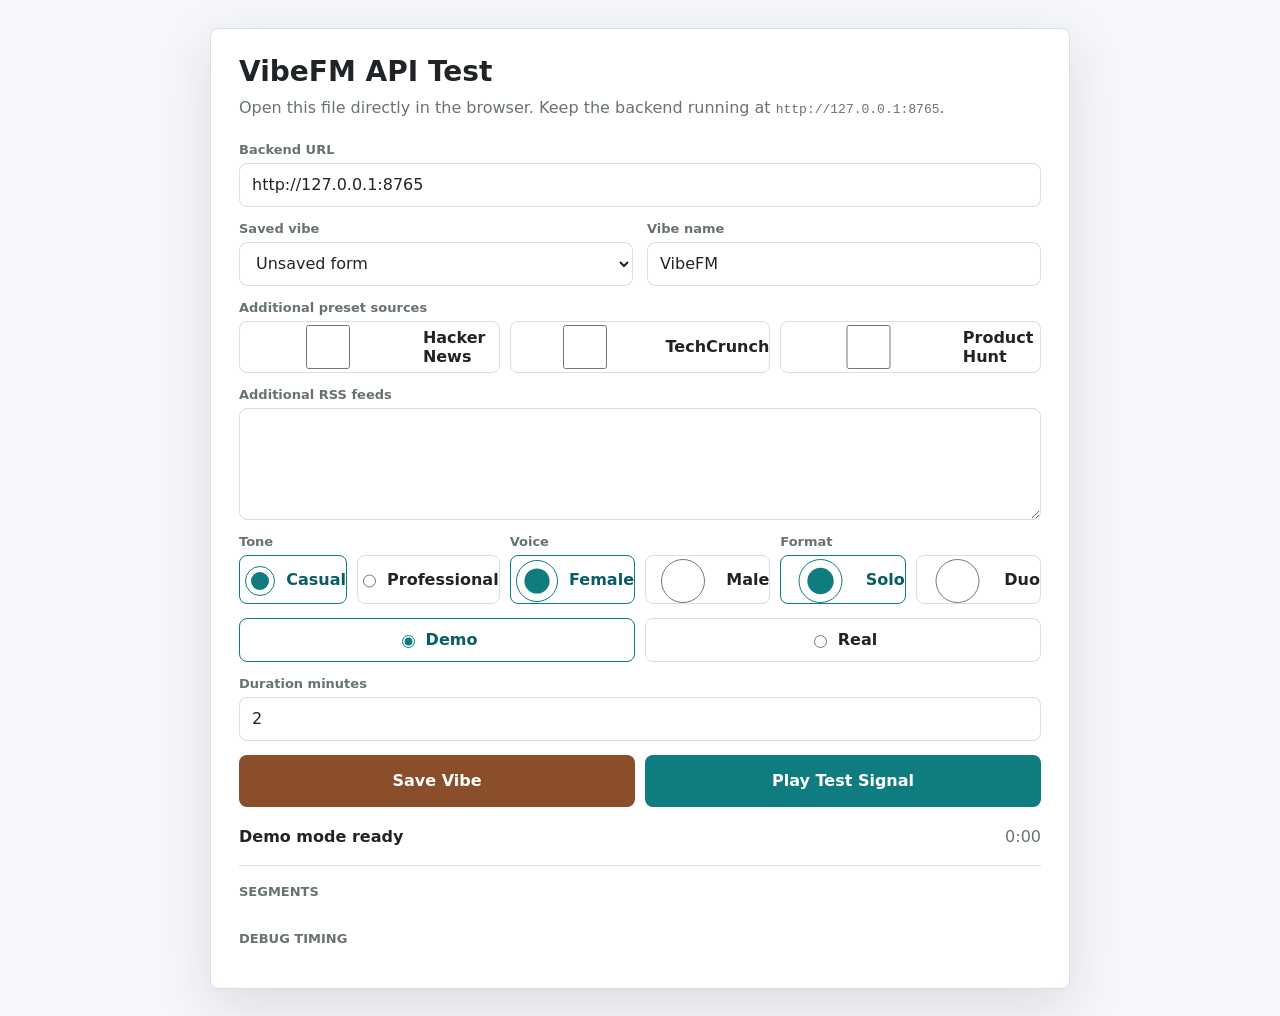
<file: radio_test.html>
<!doctype html>
<html lang="en">
  <head>
    <meta charset="utf-8" />
    <meta name="viewport" content="width=device-width, initial-scale=1" />
    <title>VibeFM API Test</title>
    <style>
      :root {
        color-scheme: light dark;
        --bg: #f5f7fa;
        --panel: #ffffff;
        --ink: #202427;
        --muted: #687274;
        --line: #d6dee6;
        --accent: #0f7c80;
        --accent-dark: #075d62;
        --secondary: #8a4f2a;
        --secondary-dark: #6e3b1b;
        --ready: #207044;
        font-family:
          Inter, ui-sans-serif, system-ui, -apple-system, BlinkMacSystemFont, "Segoe UI",
          sans-serif;
      }

      * {
        box-sizing: border-box;
      }

      body {
        min-height: 100vh;
        margin: 0;
        display: grid;
        place-items: center;
        background: var(--bg);
        color: var(--ink);
      }

      main {
        width: min(860px, calc(100vw - 32px));
        padding: 28px 0;
      }

      .surface {
        border: 1px solid var(--line);
        border-radius: 8px;
        background: var(--panel);
        box-shadow: 0 18px 55px rgba(31, 36, 40, 0.12);
        padding: 28px;
      }

      h1 {
        margin: 0 0 8px;
        font-size: 28px;
        line-height: 1.1;
      }

      .subhead {
        margin: 0 0 22px;
        color: var(--muted);
        line-height: 1.45;
      }

      .grid {
        display: grid;
        gap: 14px;
      }

      .two-col {
        display: grid;
        grid-template-columns: repeat(2, minmax(0, 1fr));
        gap: 14px;
      }

      .three-col {
        display: grid;
        grid-template-columns: repeat(3, minmax(0, 1fr));
        gap: 10px;
      }

      .mode-row {
        display: grid;
        grid-template-columns: 1fr 1fr;
        gap: 10px;
      }

      label.mode,
      label.choice {
        min-height: 44px;
        display: flex;
        align-items: center;
        justify-content: center;
        gap: 8px;
        border: 1px solid var(--line);
        border-radius: 8px;
        cursor: pointer;
        font-weight: 650;
      }

      label.mode:has(input:checked),
      label.choice:has(input:checked) {
        border-color: var(--accent);
        color: var(--accent-dark);
      }

      input,
      textarea,
      select {
        font: inherit;
      }

      input[type="radio"],
      input[type="checkbox"] {
        accent-color: var(--accent);
      }

      .field {
        display: grid;
        gap: 6px;
      }

      .field span {
        color: var(--muted);
        font-size: 13px;
        font-weight: 700;
      }

      .field input,
      .field textarea,
      .field select {
        width: 100%;
        border: 1px solid var(--line);
        border-radius: 8px;
        background: transparent;
        color: var(--ink);
      }

      .field input,
      .field select {
        min-height: 44px;
        padding: 0 12px;
      }

      .field textarea {
        min-height: 112px;
        padding: 10px 12px;
        line-height: 1.35;
        resize: vertical;
      }

      button {
        width: 100%;
        min-height: 52px;
        border: 0;
        border-radius: 8px;
        background: var(--accent);
        color: white;
        font: inherit;
        font-size: 16px;
        font-weight: 760;
        cursor: pointer;
      }

      button:hover {
        background: var(--accent-dark);
      }

      button.secondary {
        background: var(--secondary);
      }

      button.secondary:hover {
        background: var(--secondary-dark);
      }

      button:disabled {
        cursor: wait;
        opacity: 0.7;
      }

      .button-row {
        display: grid;
        grid-template-columns: minmax(0, 1fr) minmax(0, 1fr);
        gap: 10px;
      }

      .status-row {
        display: flex;
        justify-content: space-between;
        gap: 16px;
        margin-top: 20px;
        padding-bottom: 14px;
        border-bottom: 1px solid var(--line);
      }

      #status {
        min-height: 24px;
        font-weight: 700;
      }

      #timer {
        color: var(--muted);
        font-variant-numeric: tabular-nums;
      }

      #segments,
      #debug {
        list-style: none;
        padding: 0;
        margin: 14px 0 0;
        display: grid;
        gap: 8px;
      }

      #segments li,
      #debug li {
        display: grid;
        grid-template-columns: 58px 1fr;
        gap: 10px;
        color: var(--muted);
        font-size: 14px;
        line-height: 1.35;
      }

      #segments li.ready {
        color: var(--ready);
      }

      .time {
        color: var(--accent-dark);
        font-weight: 700;
        font-variant-numeric: tabular-nums;
      }

      .section-label {
        margin: 18px 0 0;
        color: var(--muted);
        font-size: 13px;
        font-weight: 800;
        text-transform: uppercase;
      }

      @media (prefers-color-scheme: dark) {
        :root {
          --bg: #111414;
          --panel: #181d1c;
          --ink: #eef2f0;
          --muted: #a8b2ad;
          --line: #303938;
          --accent: #2b9da2;
          --accent-dark: #7bd4d8;
          --secondary: #b36b3b;
          --secondary-dark: #e0a06f;
          --ready: #6ed69b;
        }

        .surface {
          box-shadow: none;
        }
      }

      @media (max-width: 720px) {
        .two-col,
        .three-col,
        .button-row {
          grid-template-columns: 1fr;
        }
      }
    </style>
  </head>
  <body>
    <main>
      <section class="surface">
        <h1>VibeFM API Test</h1>
        <p class="subhead">
          Open this file directly in the browser. Keep the backend running at
          <code>http://127.0.0.1:8765</code>.
        </p>

        <div class="grid">
          <label class="field">
            <span>Backend URL</span>
            <input id="apiBase" type="url" value="http://127.0.0.1:8765" />
          </label>

          <div class="two-col">
            <label class="field">
              <span>Saved vibe</span>
              <select id="vibeSelect">
                <option value="">Unsaved form</option>
              </select>
            </label>

            <label class="field">
              <span>Vibe name</span>
              <input id="vibeName" type="text" value="VibeFM" maxlength="80" />
            </label>
          </div>

          <div class="field">
            <span>Additional preset sources</span>
            <div class="three-col" id="presetSources">
              <label class="choice">
                <input type="checkbox" value="hacker_news" />
                Hacker News
              </label>
              <label class="choice">
                <input type="checkbox" value="techcrunch" />
                TechCrunch
              </label>
              <label class="choice">
                <input type="checkbox" value="product_hunt" />
                Product Hunt
              </label>
            </div>
          </div>

          <label class="field">
            <span>Additional RSS feeds</span>
            <textarea id="customFeeds" rows="3" spellcheck="false"></textarea>
          </label>

          <div class="three-col">
            <div class="field">
              <span>Tone</span>
              <div class="mode-row" role="radiogroup" aria-label="Host tone">
                <label class="choice">
                  <input type="radio" name="tone" value="casual" checked />
                  Casual
                </label>
                <label class="choice">
                  <input type="radio" name="tone" value="professional" />
                  Professional
                </label>
              </div>
            </div>

            <div class="field">
              <span>Voice</span>
              <div class="mode-row" role="radiogroup" aria-label="Voice gender">
                <label class="choice">
                  <input type="radio" name="voiceGender" value="female" checked />
                  Female
                </label>
                <label class="choice">
                  <input type="radio" name="voiceGender" value="male" />
                  Male
                </label>
              </div>
            </div>

            <div class="field">
              <span>Format</span>
              <div class="mode-row" role="radiogroup" aria-label="Host format">
                <label class="choice">
                  <input type="radio" name="hostFormat" value="solo" checked />
                  Solo
                </label>
                <label class="choice">
                  <input type="radio" name="hostFormat" value="duo" />
                  Duo
                </label>
              </div>
            </div>
          </div>

          <div class="mode-row" role="radiogroup" aria-label="Generation mode">
            <label class="mode">
              <input type="radio" name="mode" value="mock" checked />
              Demo
            </label>
            <label class="mode">
              <input type="radio" name="mode" value="real" />
              Real
            </label>
          </div>

          <label class="field">
            <span>Duration minutes</span>
            <input id="duration" type="number" min="1" max="60" step="1" value="2" />
          </label>

          <div class="button-row">
            <button id="saveVibe" class="secondary" type="button">Save Vibe</button>
            <button id="play" type="button">Play VibeFM Test Signal</button>
          </div>
        </div>

        <div class="status-row">
          <div id="status">Demo mode ready</div>
          <div id="timer">0:00</div>
        </div>

        <div class="section-label">Segments</div>
        <ul id="segments"></ul>

        <div class="section-label">Debug timing</div>
        <ol id="debug"></ol>
      </section>
    </main>

    <script>
      const apiBaseInput = document.querySelector("#apiBase");
      const playButton = document.querySelector("#play");
      const saveVibeButton = document.querySelector("#saveVibe");
      const vibeSelect = document.querySelector("#vibeSelect");
      const vibeNameInput = document.querySelector("#vibeName");
      const customFeedsInput = document.querySelector("#customFeeds");
      const presetSourcesNode = document.querySelector("#presetSources");
      const durationInput = document.querySelector("#duration");
      const statusNode = document.querySelector("#status");
      const timerNode = document.querySelector("#timer");
      const segmentsNode = document.querySelector("#segments");
      const debugNode = document.querySelector("#debug");
      const modeInputs = document.querySelectorAll('input[name="mode"]');
      const PRESET_FEEDS = {
        hacker_news: "https://hnrss.org/frontpage",
        techcrunch: "https://techcrunch.com/feed/",
        product_hunt: "https://www.producthunt.com/feed",
      };

      let audioContext = null;
      let eventSource = null;
      let savedVibes = [];
      let nextStartTime = 0;
      let queuedSegments = 0;
      let playedSegments = 0;
      let totalSegments = 0;
      let generationComplete = false;
      let completed = false;
      let startedAt = 0;
      let timerId = null;

      modeInputs.forEach((input) => input.addEventListener("change", syncModeLabel));
      apiBaseInput.addEventListener("change", () => loadVibes());
      vibeSelect.addEventListener("change", applySelectedVibe);
      saveVibeButton.addEventListener("click", () => {
        saveVibe().catch((error) => {
          console.error(error);
          addDebug(error.message || "Save failed");
          statusNode.textContent = "Save failed";
          saveVibeButton.disabled = false;
          saveVibeButton.textContent = "Save Vibe";
        });
      });
      playButton.addEventListener("click", () => {
        startEpisode().catch((error) => {
          console.error(error);
          addDebug(error.message || "Start failed");
          statusNode.textContent = "Start failed";
          playButton.disabled = false;
          syncButtonLabel();
        });
      });
      syncModeLabel();
      loadVibes().catch(() => {
        statusNode.textContent = "Demo mode ready";
      });

      async function loadVibes(selectId = "") {
        const response = await fetch(`${apiBase()}/api/vibes`);
        if (!response.ok) {
          throw new Error(`Vibes request failed: ${response.status}`);
        }
        const data = await response.json();
        savedVibes = Array.isArray(data.vibes) ? data.vibes : [];
        vibeSelect.replaceChildren(
          new Option("Unsaved form", ""),
          ...savedVibes.map((vibe) => new Option(vibe.name, vibe.id)),
        );
        if (selectId) {
          vibeSelect.value = selectId;
        } else if (savedVibes.length > 0 && !vibeSelect.value) {
          vibeSelect.value = savedVibes[0].id;
        }
        applySelectedVibe();
      }

      async function saveVibe() {
        saveVibeButton.disabled = true;
        saveVibeButton.textContent = "Saving";
        const response = await fetch(`${apiBase()}/api/vibes`, {
          method: "POST",
          headers: { "Content-Type": "application/json" },
          body: JSON.stringify(vibePayload()),
        });
        if (!response.ok) {
          const message = await response.text();
          throw new Error(message || `Save failed: ${response.status}`);
        }
        const data = await response.json();
        await loadVibes(data.vibe.id);
        statusNode.textContent = "Vibe saved";
        addDebug(`Saved ${data.vibe.name}`);
        saveVibeButton.disabled = false;
        saveVibeButton.textContent = "Save Vibe";
      }

      function applySelectedVibe() {
        const vibe = savedVibes.find((item) => item.id === vibeSelect.value);
        if (!vibe) {
          syncButtonLabel();
          return;
        }
        vibeNameInput.value = vibe.name;
        setPresetSources(vibe.source_preset_ids || []);
        customFeedsInput.value = (vibe.custom_rss_feeds || []).join("\n");
        setRadioValue("tone", vibe.tone || "casual");
        setRadioValue("voiceGender", vibe.voice_gender || "female");
        setRadioValue("hostFormat", vibe.host_format || "solo");
        syncButtonLabel();
      }

      async function startEpisode() {
        await resetPlayer();
        audioContext = new AudioContext();
        await audioContext.resume();
        nextStartTime = audioContext.currentTime + 0.2;
        queuedSegments = 0;
        playedSegments = 0;
        totalSegments = 0;
        generationComplete = false;
        completed = false;
        startedAt = Date.now();
        timerId = window.setInterval(updateTimer, 250);

        playButton.disabled = true;
        playButton.textContent = "Starting";
        statusNode.textContent = "Starting";
        segmentsNode.replaceChildren();
        debugNode.replaceChildren();
        addDebug("Request sent from browser", { elapsed_seconds: 0 });

        const mode = selectedMode();
        const minutes = durationMinutes();
        const selectedVibeId = vibeSelect.value;
        const episodePayload = selectedVibeId
          ? { mode, vibe_id: selectedVibeId, duration: `${minutes} minutes`, duration_minutes: minutes }
          : {
              mode,
              ...episodePayloadFromForm(),
              duration: `${minutes} minutes`,
              duration_minutes: minutes,
            };
        const response = await fetch(`${apiBase()}/api/episodes`, {
          method: "POST",
          headers: { "Content-Type": "application/json" },
          body: JSON.stringify(episodePayload),
        });

        if (!response.ok) {
          throw new Error(`Episode request failed: ${response.status}`);
        }

        const job = await response.json();
        addDebug(`Mode: ${mode === "real" ? "Real APIs" : "Demo mock"}`);
        addDebug(`Episode ${job.episode_id}`);
        eventSource = new EventSource(`${apiBase()}${job.events_url}`);
        eventSource.addEventListener("status", handleStatus);
        eventSource.addEventListener("script_ready", handleScriptReady);
        eventSource.addEventListener("segment_ready", handleSegmentReady);
        eventSource.addEventListener("complete", handleComplete);
        eventSource.addEventListener("failed", handleFailed);
        eventSource.onerror = () => {
          if (!completed) {
            statusNode.textContent = "Connection retrying";
          }
        };
      }

      async function resetPlayer() {
        if (eventSource) {
          eventSource.close();
          eventSource = null;
        }
        if (audioContext && audioContext.state !== "closed") {
          await audioContext.close();
        }
        if (timerId) {
          window.clearInterval(timerId);
          timerId = null;
        }
        timerNode.textContent = "0:00";
      }

      function handleStatus(event) {
        const data = JSON.parse(event.data);
        statusNode.textContent = humanStatus(data.status);
        addDebug(data.message || humanStatus(data.status), data);
      }

      function handleScriptReady(event) {
        const data = JSON.parse(event.data);
        totalSegments = data.segment_count;
        statusNode.textContent = "Script ready";
        addDebug(`Script ready (${totalSegments} segments)`, data);
        segmentsNode.replaceChildren(
          ...Array.from({ length: totalSegments }, (_, index) => {
            const item = document.createElement("li");
            item.dataset.index = String(index);
            item.innerHTML =
              '<span class="time">--</span><span>Segment ' + String(index + 1) + " queued</span>";
            return item;
          }),
        );
      }

      async function handleSegmentReady(event) {
        const segment = JSON.parse(event.data);
        addDebug(`Segment ${segment.index + 1} ready: ${segment.title}`, segment);
        try {
          await queueSegment(segment);
        } catch (error) {
          console.error(error);
          statusNode.textContent = "Audio decode failed";
          addDebug(error.message || "Audio decode failed");
        }
      }

      async function queueSegment(segment) {
        const response = await fetch(`${apiBase()}${segment.audio_url}`);
        if (!response.ok) {
          throw new Error(`Segment fetch failed: ${response.status}`);
        }

        const bytes = await response.arrayBuffer();
        const buffer = await audioContext.decodeAudioData(bytes);
        const source = audioContext.createBufferSource();
        source.buffer = buffer;
        source.connect(audioContext.destination);

        const startAt = Math.max(nextStartTime, audioContext.currentTime + 0.06);
        source.start(startAt);
        nextStartTime = startAt + buffer.duration + 0.04;
        queuedSegments += 1;
        playButton.textContent = "Playing";
        source.onended = () => {
          playedSegments += 1;
          statusNode.textContent = `Played ${playedSegments} of ${totalSegments}`;
          finishIfPlaybackDone();
        };

        const item = segmentsNode.querySelector(`[data-index="${segment.index}"]`);
        if (item) {
          item.classList.add("ready");
          item.innerHTML =
            '<span class="time">' +
            formatSeconds(buffer.duration) +
            "</span><span>" +
            segment.title +
            "</span>";
        }
        statusNode.textContent = `Queued ${queuedSegments} of ${totalSegments}`;
      }

      function handleComplete(event) {
        const data = JSON.parse(event.data);
        generationComplete = true;
        statusNode.textContent = "All audio queued";
        addDebug("Generation complete", data);
        if (eventSource) {
          eventSource.close();
          eventSource = null;
        }
        if (!data.audio_url && queuedSegments === 0) {
          completed = true;
          statusNode.textContent = "Complete, no audio";
          playButton.disabled = false;
          syncButtonLabel();
          return;
        }
        finishIfPlaybackDone();
      }

      function handleFailed(event) {
        const data = JSON.parse(event.data);
        completed = true;
        statusNode.textContent = data.error || "Failed";
        addDebug(data.error || "Generation failed", data);
        playButton.disabled = false;
        syncButtonLabel();
        if (eventSource) {
          eventSource.close();
          eventSource = null;
        }
      }

      function finishIfPlaybackDone() {
        if (!generationComplete || totalSegments === 0 || playedSegments < totalSegments) {
          return;
        }
        completed = true;
        statusNode.textContent = "Playback complete";
        playButton.disabled = false;
        playButton.textContent = "Play Again";
        if (timerId) {
          window.clearInterval(timerId);
          timerId = null;
        }
      }

      function selectedMode() {
        return document.querySelector('input[name="mode"]:checked')?.value || "mock";
      }

      function durationMinutes() {
        const minutes = Math.max(1, Math.min(60, Math.round(Number(durationInput.value) || 2)));
        durationInput.value = String(minutes);
        return minutes;
      }

      function vibePayload() {
        return {
          name: vibeNameInput.value.trim(),
          source_preset_ids: selectedPresetSources(),
          custom_rss_feeds: customRssFeeds(),
          tone: selectedRadioValue("tone", "casual"),
          voice_gender: selectedRadioValue("voiceGender", "female"),
          host_format: selectedRadioValue("hostFormat", "solo"),
        };
      }

      function episodePayloadFromForm() {
        const vibe = vibePayload();
        const presetFeeds = vibe.source_preset_ids.map((id) => PRESET_FEEDS[id]).filter(Boolean);
        return {
          station_name: vibe.name || "VibeFM",
          style: styleFromHost(vibe),
          weather_name: "Lisbon",
          rss_feeds: dedupe([...presetFeeds, ...vibe.custom_rss_feeds]),
          host_tone: vibe.tone,
          voice_gender: vibe.voice_gender,
          host_format: vibe.host_format,
        };
      }

      function customRssFeeds() {
        return customFeedsInput.value
          .split(/\n|,/)
          .map((value) => value.trim())
          .filter(Boolean);
      }

      function selectedPresetSources() {
        return Array.from(presetSourcesNode.querySelectorAll("input:checked")).map(
          (input) => input.value,
        );
      }

      function setPresetSources(sourceIds) {
        const selected = new Set(sourceIds);
        presetSourcesNode.querySelectorAll("input").forEach((input) => {
          input.checked = selected.has(input.value);
        });
      }

      function selectedRadioValue(name, fallback) {
        return document.querySelector(`input[name="${name}"]:checked`)?.value || fallback;
      }

      function setRadioValue(name, value) {
        const input = document.querySelector(`input[name="${name}"][value="${value}"]`);
        if (input) {
          input.checked = true;
        }
      }

      function styleFromHost(vibe) {
        const toneStyle =
          vibe.tone === "professional"
            ? "professional, slightly more expert radio with crisp framing, clear context, and confident analysis without sounding stiff"
            : "casual, vibe-forward, loose but useful radio with warm pacing, quick reactions, and a little texture between source-backed facts";
        const hostLabel = vibe.host_format === "duo" ? "two-host handoff" : "solo host";
        const voiceLabel = vibe.voice_gender === "male" ? "male-led" : "female-led";
        return `${toneStyle}; ${voiceLabel}; ${hostLabel}`;
      }

      function dedupe(values) {
        return Array.from(new Set(values));
      }

      function apiBase() {
        return apiBaseInput.value.replace(/\/+$/, "");
      }

      function syncModeLabel() {
        statusNode.textContent =
          selectedMode() === "real" ? "Real mode ready" : "Demo mode ready";
        syncButtonLabel();
      }

      function syncButtonLabel() {
        if (playButton.disabled) {
          return;
        }
        playButton.textContent =
          selectedMode() === "real" ? "Play Real Station" : "Play Test Signal";
      }

      function addDebug(label, data = {}) {
        const elapsed =
          typeof data.elapsed_seconds === "number"
            ? data.elapsed_seconds
            : startedAt
              ? Math.max(0, (Date.now() - startedAt) / 1000)
              : 0;
        const item = document.createElement("li");
        const time = document.createElement("span");
        time.className = "time";
        time.textContent = `${elapsed.toFixed(1)}s`;
        const text = document.createElement("span");
        text.textContent = label;
        item.append(time, text);
        debugNode.append(item);
      }

      function humanStatus(status) {
        return {
          queued: "Queued",
          checking_runtime: "Checking setup",
          fetching_sources: "Collecting sources",
          generating_script: "Generating script",
          rendering_audio: "Rendering audio",
          audio_disabled: "Audio disabled",
        }[status] || status;
      }

      function updateTimer() {
        if (!startedAt || completed) {
          return;
        }
        timerNode.textContent = formatSeconds((Date.now() - startedAt) / 1000);
      }

      function formatSeconds(value) {
        const total = Math.max(0, Math.round(value));
        const minutes = Math.floor(total / 60);
        const seconds = String(total % 60).padStart(2, "0");
        return `${minutes}:${seconds}`;
      }
    </script>
  </body>
</html>
</file>
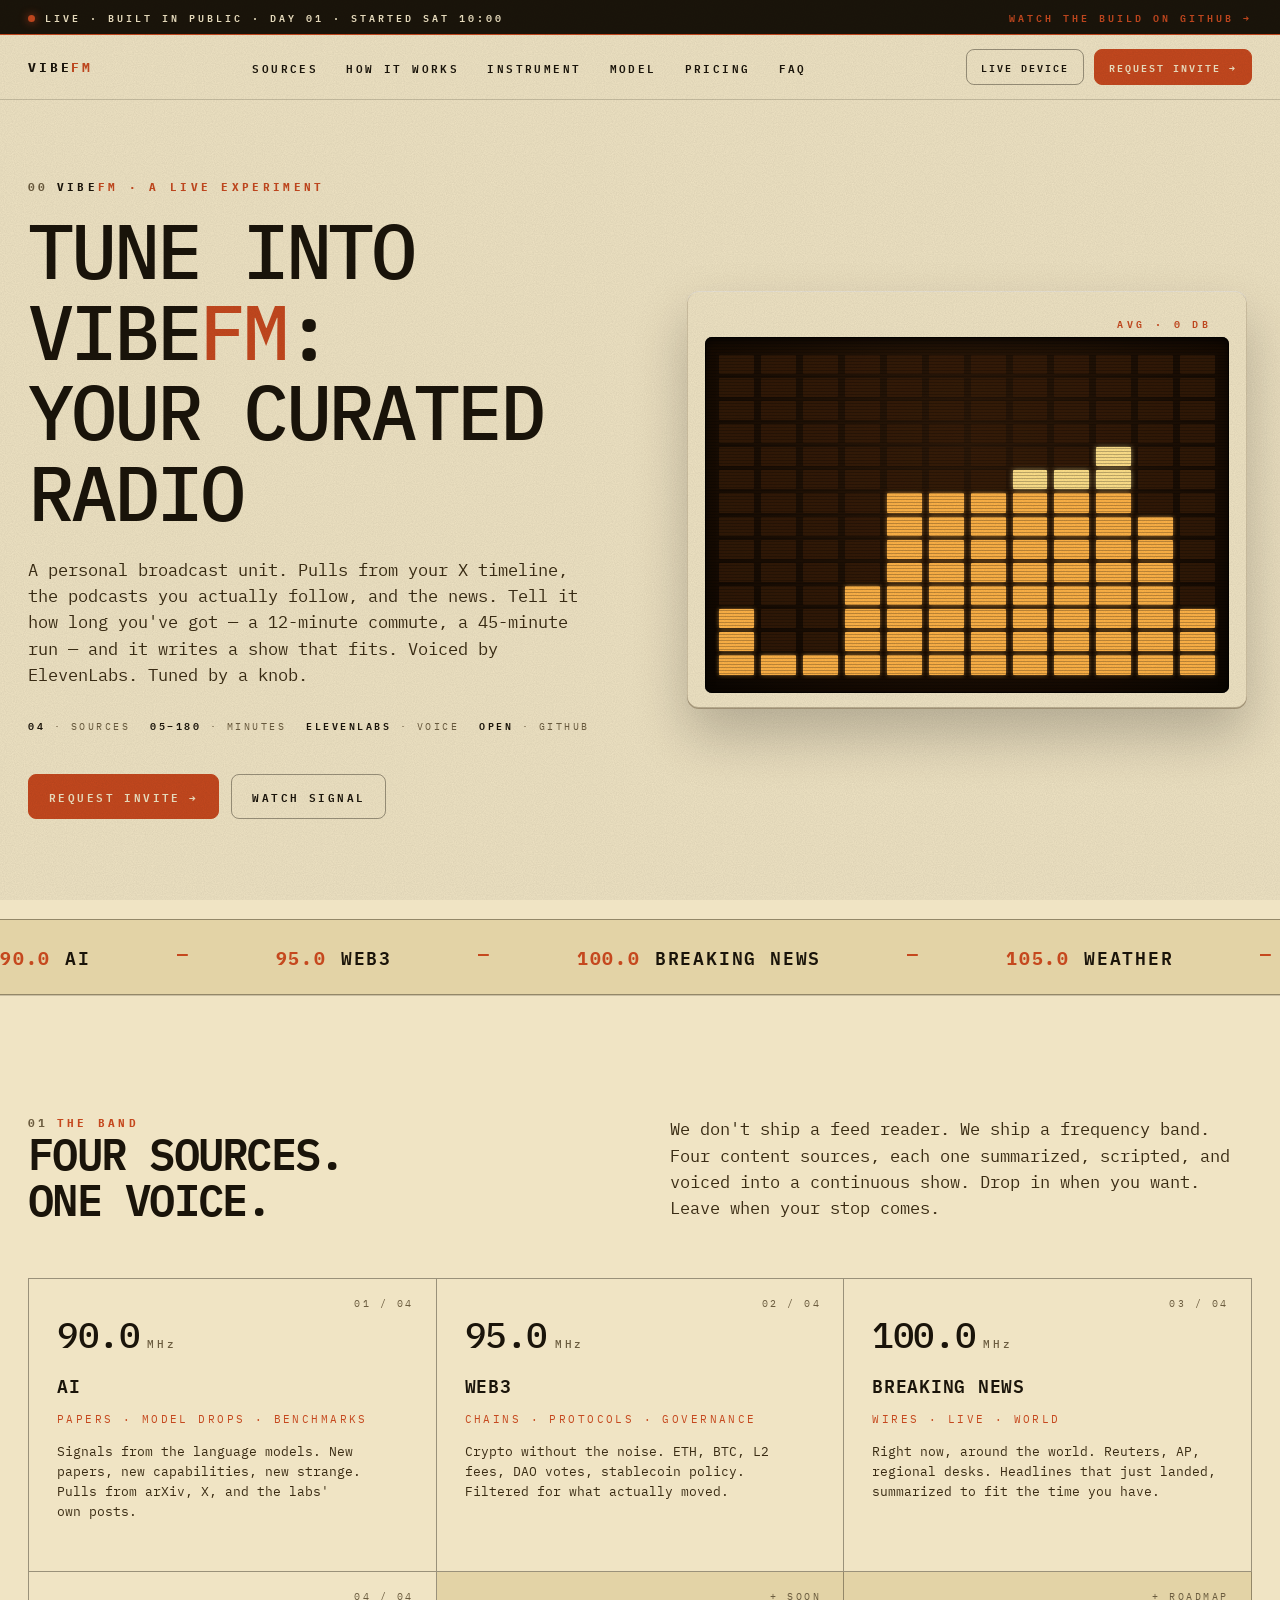
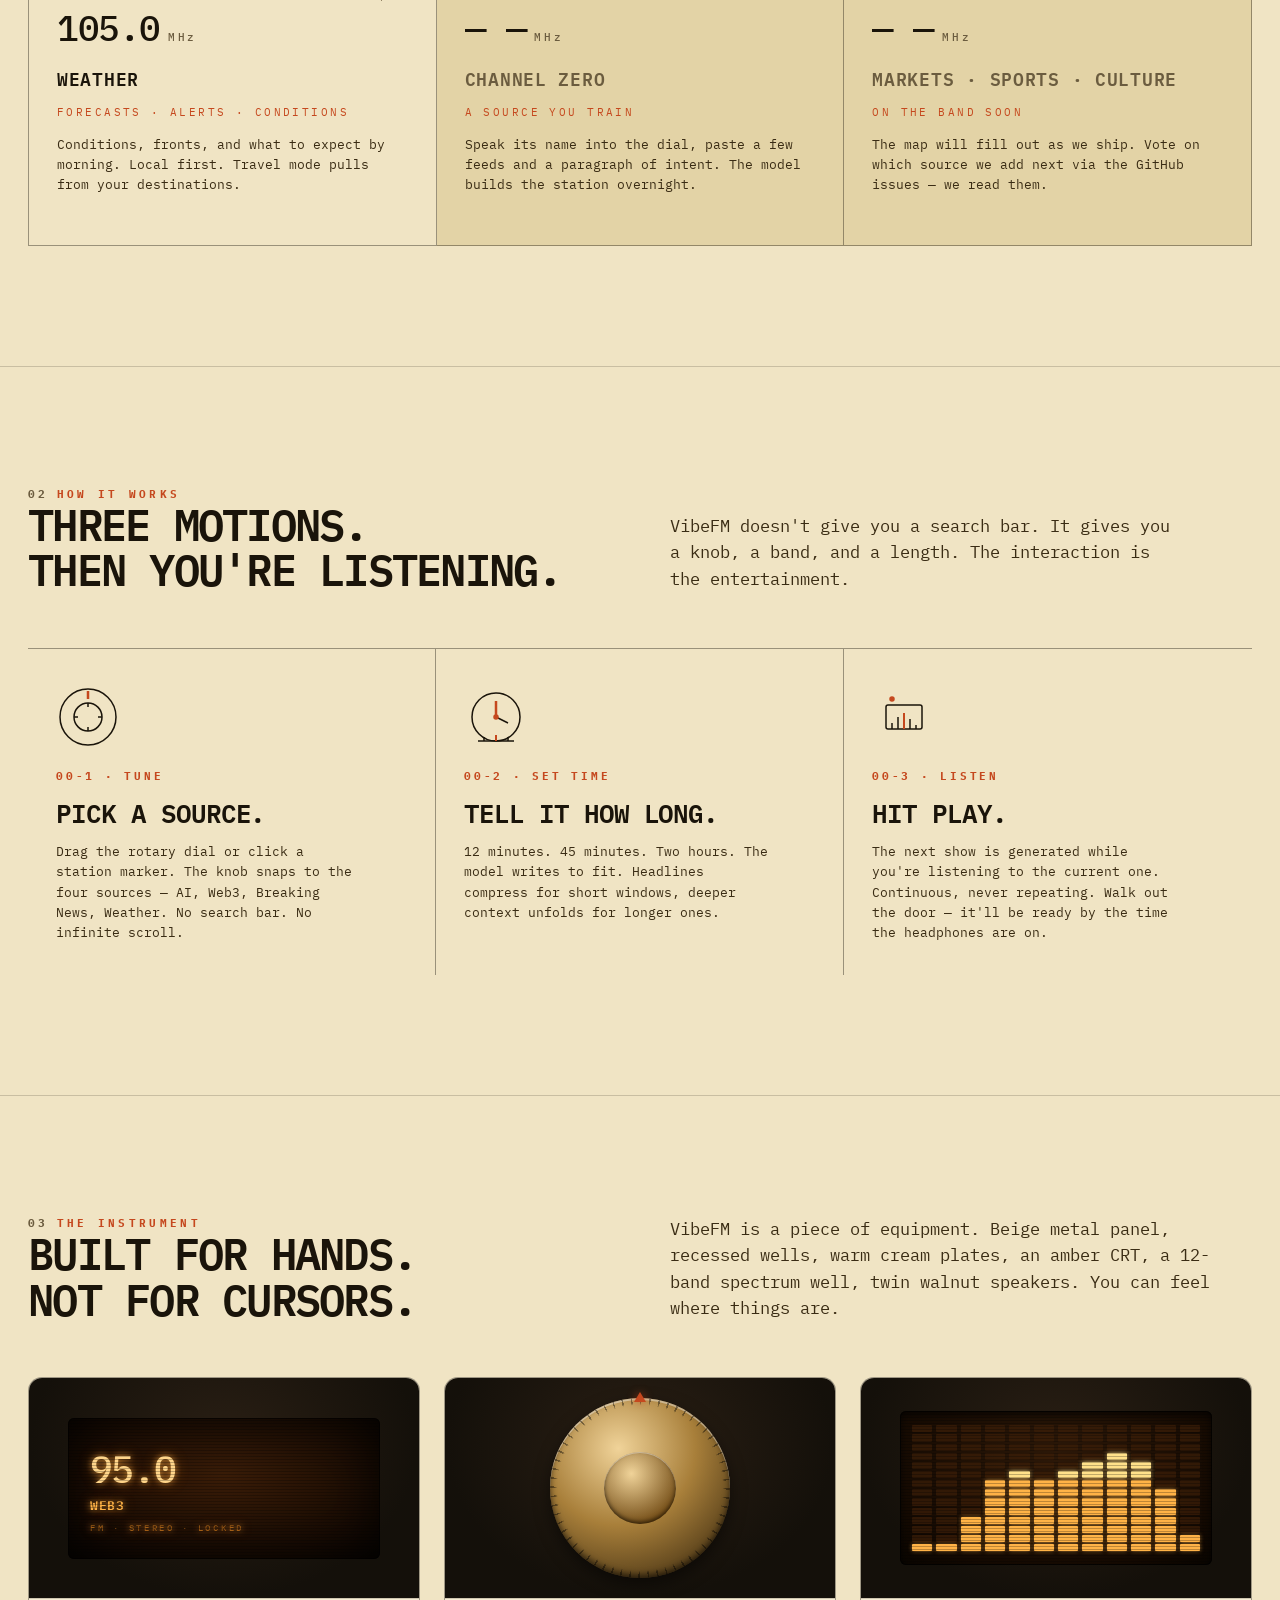
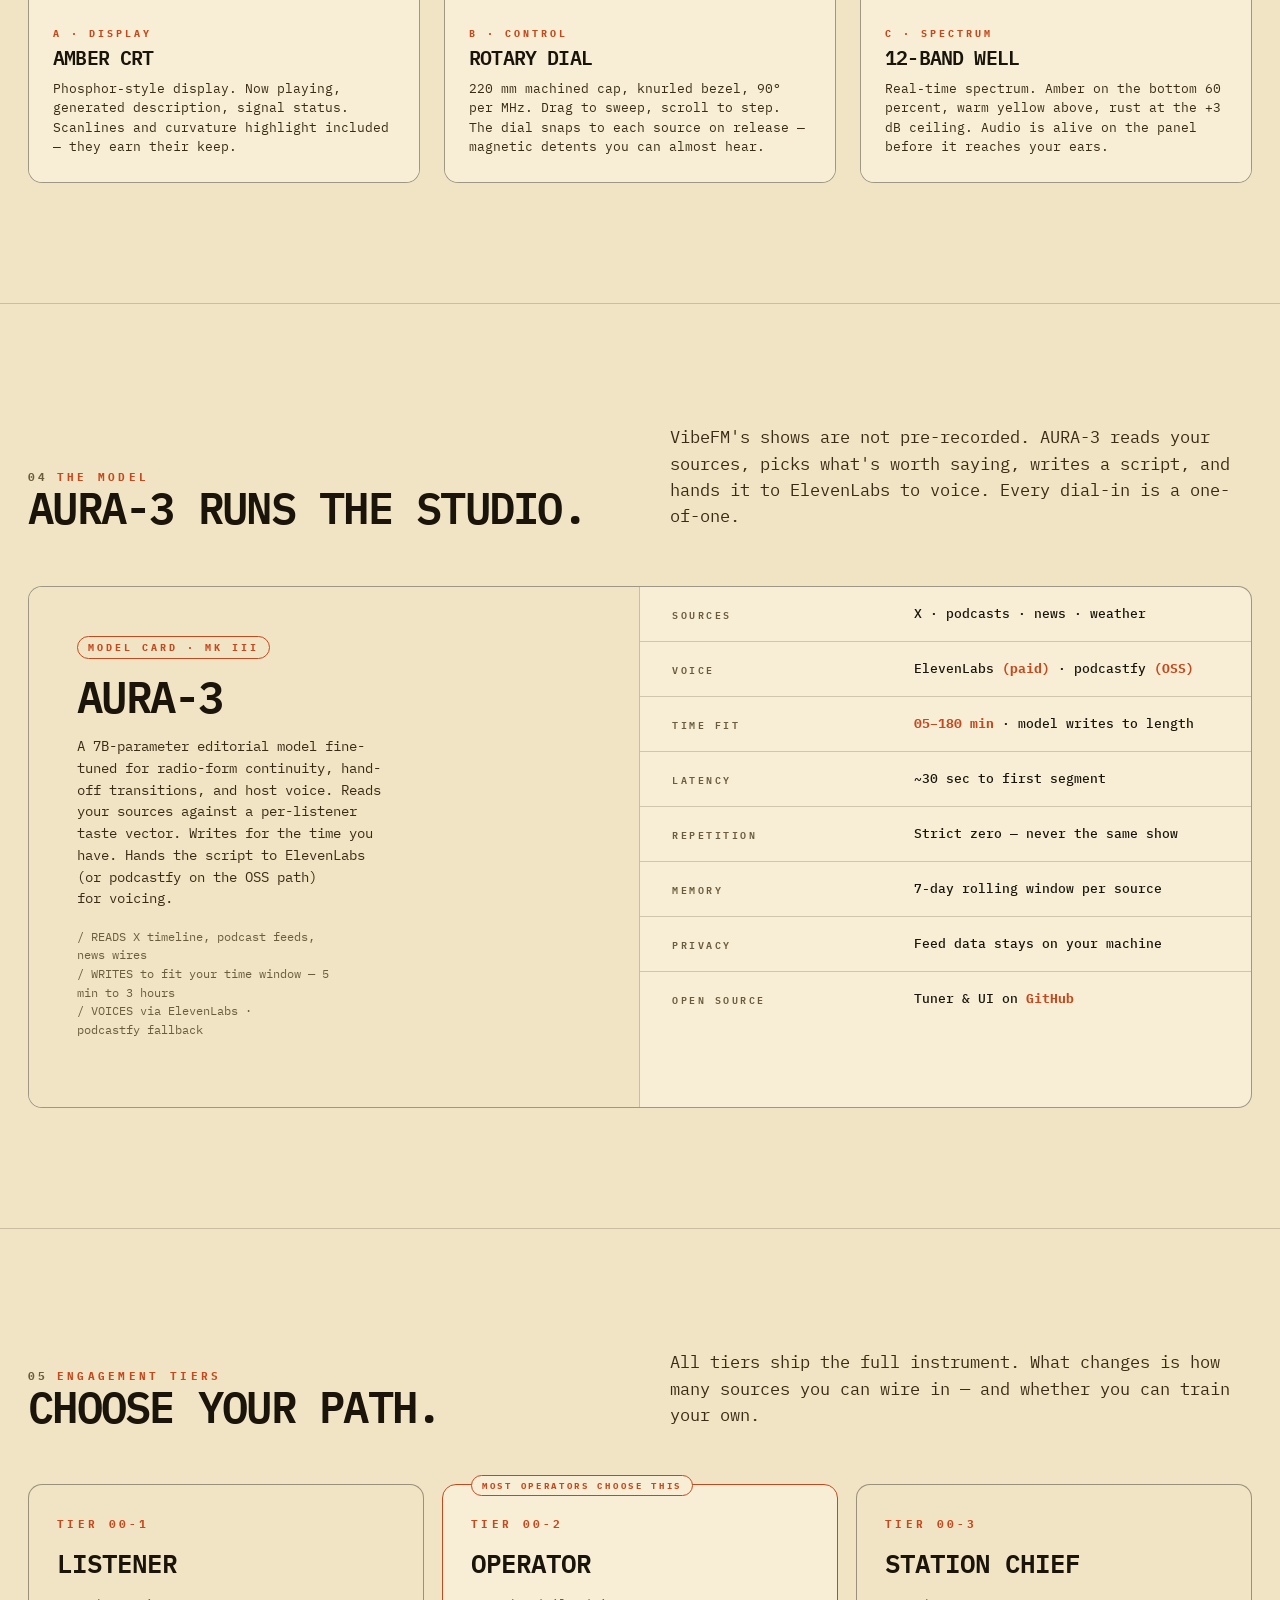
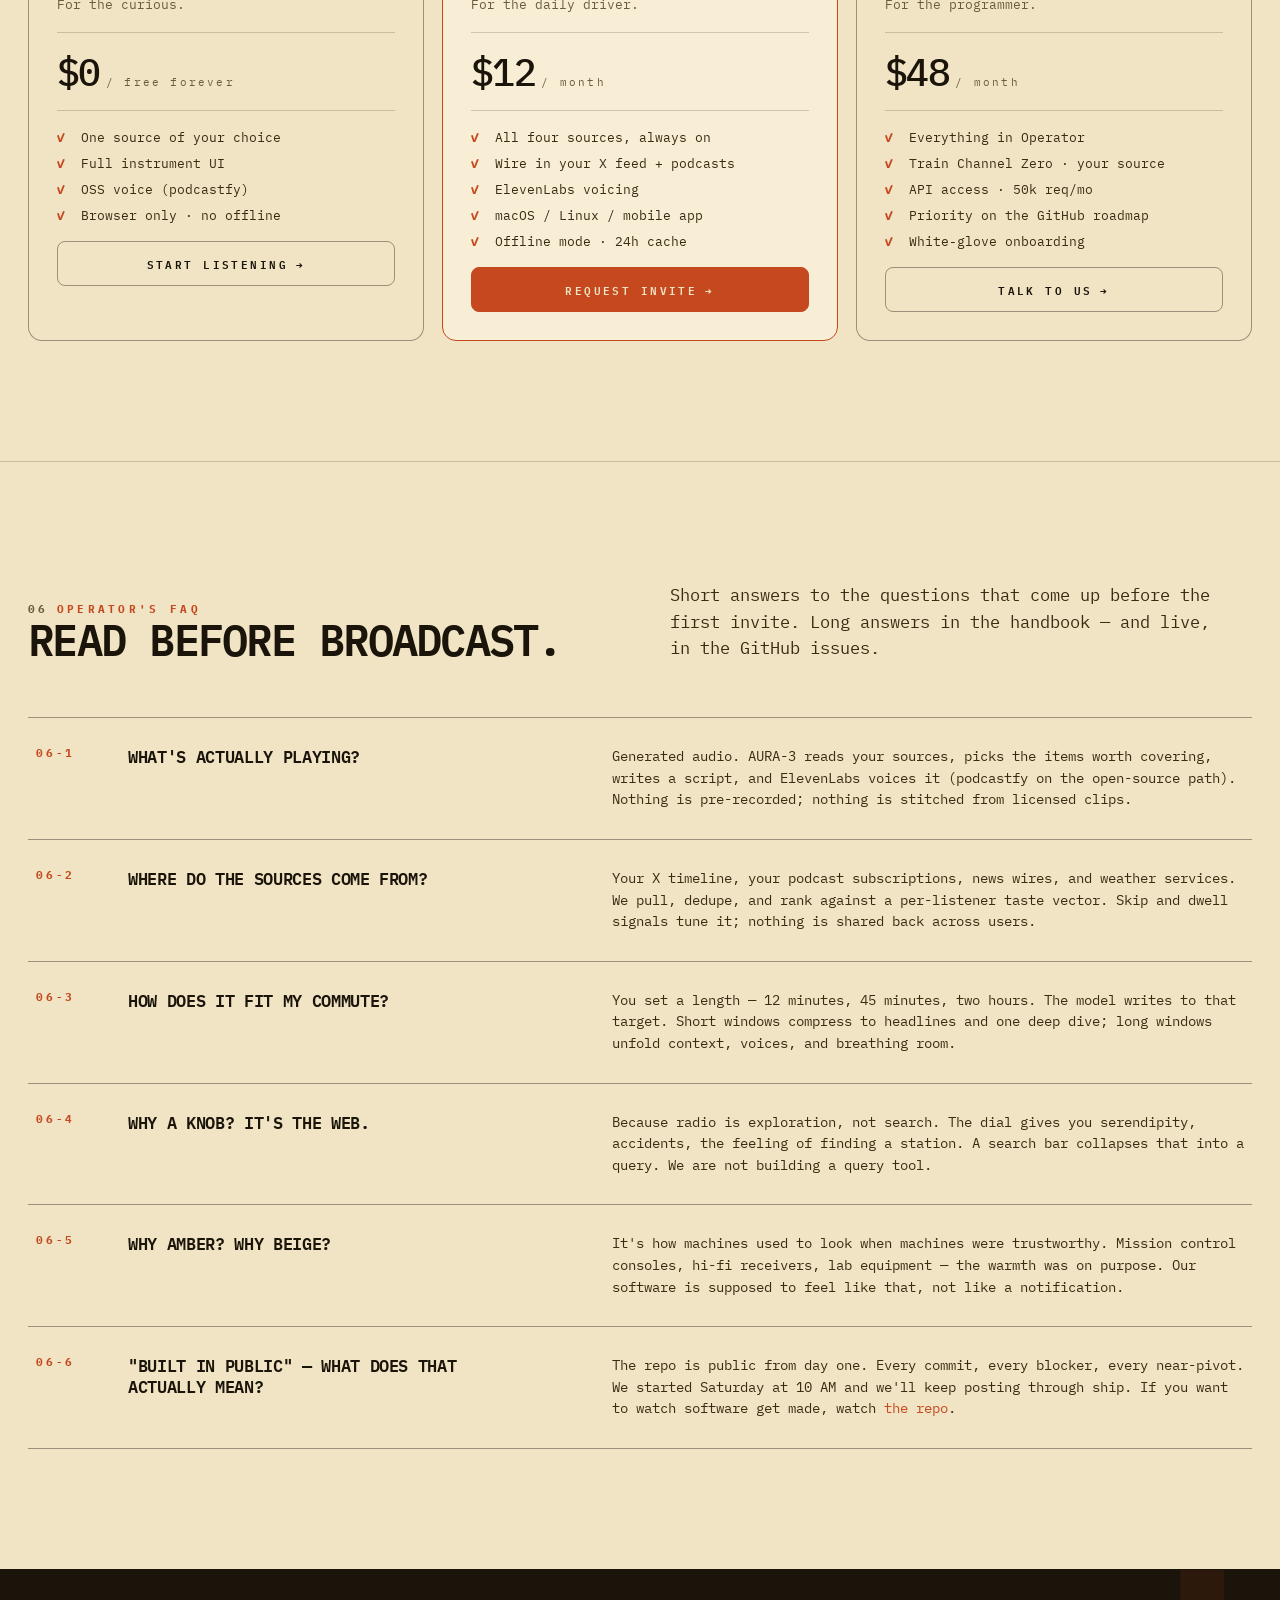
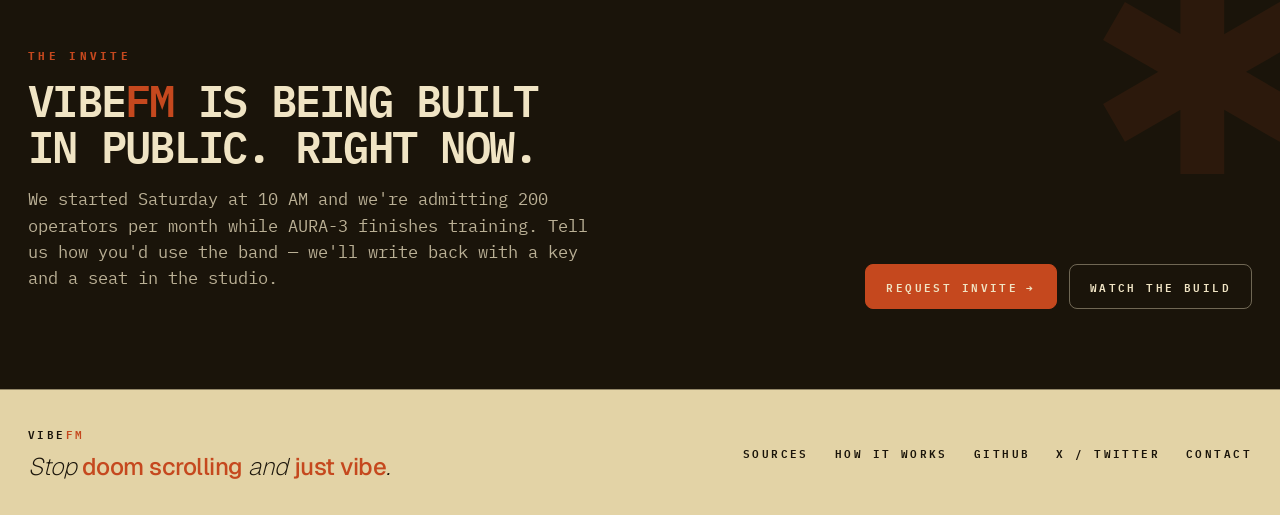
<file: frontend/landing.html>
<!DOCTYPE html>
<html lang="en">
<head>
<meta charset="utf-8">
<title>VibeFM — Curated Radio · Built in Public</title>
<meta name="viewport" content="width=device-width, initial-scale=1">
<meta name="description" content="A curated personal radio station that pulls from your X timeline, your podcasts, and the news. You tell it how long you've got. It writes a show that fits.">

<link rel="preconnect" href="https://fonts.googleapis.com">
<link rel="preconnect" href="https://fonts.gstatic.com" crossorigin>
<link href="https://fonts.googleapis.com/css2?family=IBM+Plex+Mono:ital,wght@0,400;0,500;0,600;0,700;1,400&family=Geist:wght@200;400;500;600;700&display=swap" rel="stylesheet">

<style>
:root {
  --paper:        #f0e4c4;
  --paper-deep:   #e3d3a6;
  --paper-edge:   #f7eed5;
  --paper-shade:  #c9b685;
  --ink:          #1a140a;
  --ink-2:        #3a2c14;
  --ink-mid:      #6b5c3f;
  --rule:         rgba(26,20,10,0.18);
  --rule-strong:  rgba(26,20,10,0.40);
  --rust:         #c5481e;
  --rust-deep:    #8d2f10;
  --amber:        #ffb347;
  --crt-bg:       #1a0d04;

  --section-pad:  120px;
  --container:    1280px;
  --gutter:       28px;

  --font-mono: "IBM Plex Mono", ui-monospace, "SFMono-Regular", Menlo, Consolas, monospace;
  --font-sans: "Geist", system-ui, sans-serif;
}

* { box-sizing: border-box; }
html, body {
  margin: 0;
  background: var(--paper);
  color: var(--ink);
  font-family: var(--font-mono);
  -webkit-font-smoothing: antialiased;
  scroll-behavior: smooth;
  text-wrap: pretty;
}
body { font-variant-numeric: tabular-nums; }

body::after {
  content: "";
  position: fixed; inset: 0;
  pointer-events: none;
  z-index: 1000;
  opacity: 0.16;
  background-image: url("data:image/svg+xml;utf8,<svg xmlns='http://www.w3.org/2000/svg' width='200' height='200'><filter id='n'><feTurbulence type='fractalNoise' baseFrequency='0.9' numOctaves='2' stitchTiles='stitch'/><feColorMatrix values='0 0 0 0 0  0 0 0 0 0  0 0 0 0 0  0 0 0 0.55 0'/></filter><rect width='100%' height='100%' filter='url(%23n)'/></svg>");
  mix-blend-mode: multiply;
}

a { color: inherit; text-decoration: none; }
a:hover { color: var(--rust); }

.container {
  max-width: var(--container);
  margin: 0 auto;
  padding: 0 var(--gutter);
}

/* ---------- LIVE BANNER ---------- */
.live-banner {
  background: var(--ink);
  color: var(--paper);
  font-size: 10px;
  letter-spacing: 0.3em;
  font-weight: 600;
  text-transform: uppercase;
  padding: 8px 0;
  border-bottom: 1px solid var(--rust);
}
.live-banner .container {
  display: flex;
  justify-content: space-between;
  align-items: center;
  gap: 24px;
}
.live-dot {
  display: inline-block;
  width: 7px; height: 7px;
  border-radius: 50%;
  background: var(--rust);
  margin-right: 10px;
  box-shadow: 0 0 8px rgba(197,72,30,0.85);
  animation: live-pulse 1.6s ease-in-out infinite;
}
@keyframes live-pulse {
  0%, 100% { opacity: 1; }
  50%      { opacity: 0.35; }
}
.live-banner a { color: var(--rust); }
.live-banner a:hover { color: var(--paper); }

/* ---------- NAV ---------- */
.nav {
  position: sticky; top: 0; z-index: 50;
  background: rgba(240,228,196,0.88);
  backdrop-filter: blur(6px);
  -webkit-backdrop-filter: blur(6px);
  border-bottom: 1px solid var(--rule);
}
.nav-inner {
  display: grid;
  grid-template-columns: auto 1fr auto;
  align-items: center;
  gap: 32px;
  height: 64px;
}
.brand-mark {
  display: flex; align-items: baseline; gap: 10px;
  font-size: 13px; font-weight: 700;
  letter-spacing: 0.22em;
  text-transform: uppercase;
}
.brand-word { color: var(--ink); }
.brand-fm { color: var(--rust); }
.brand-mark .star { color: var(--rust); font-size: 17px; }
.brand-mark .sub  {
  color: var(--ink-mid); font-weight: 500;
  font-size: 10px; letter-spacing: 0.25em;
}
.nav-links {
  justify-self: center;
  display: flex; gap: 28px;
  font-size: 11px; font-weight: 600;
  text-transform: uppercase;
  letter-spacing: 0.22em;
}
.nav-links a:hover { color: var(--rust); }
.nav-cta { display: flex; gap: 10px; align-items: center; }

/* ---------- BUTTONS ---------- */
.btn {
  display: inline-flex; align-items: center; gap: 8px;
  font-family: var(--font-mono);
  font-size: 11px;
  font-weight: 600;
  letter-spacing: 0.22em;
  text-transform: uppercase;
  padding: 12px 20px;
  border-radius: 8px;
  border: 1px solid var(--ink);
  background: var(--ink);
  color: var(--paper);
  cursor: pointer;
  transition: background 200ms, color 200ms, transform 100ms, border-color 200ms;
}
.btn:hover { background: transparent; color: var(--ink); }
.btn:active { transform: translateY(1px); }
.btn .arrow { transition: transform 200ms; display: inline-block; }
.btn:hover .arrow { transform: rotate(45deg); }

.btn.btn-rust { background: var(--rust); border-color: var(--rust); color: var(--paper); }
.btn.btn-rust:hover { background: transparent; color: var(--rust); }

.btn.btn-ghost {
  background: transparent;
  color: var(--ink);
  border-color: var(--rule-strong);
}
.btn.btn-ghost:hover { border-color: var(--ink); background: var(--ink); color: var(--paper); }

.btn.btn-sm { padding: 8px 14px; font-size: 10px; letter-spacing: 0.2em; }

/* ---------- TYPE PRIMITIVES ---------- */
.eyebrow {
  font-size: 11px; font-weight: 700;
  letter-spacing: 0.3em;
  text-transform: uppercase;
  color: var(--rust);
}
.eyebrow .num { color: var(--ink-mid); margin-right: 8px; }

h1, h2, h3, h4 {
  font-family: var(--font-mono);
  font-weight: 600;
  letter-spacing: -0.04em;
  text-transform: uppercase;
  margin: 0;
  color: var(--ink);
  line-height: 1.05;
}
h1 { font-size: clamp(40px, 6vw, 92px); font-weight: 500; }
h2 { font-size: clamp(28px, 3.4vw, 52px); }
h3 { font-size: clamp(18px, 1.6vw, 22px); }

p { line-height: 1.55; color: var(--ink-2); }
.lead { font-size: 17px; line-height: 1.55; color: var(--ink-2); max-width: 56ch; }
.caption {
  font-size: 10px; font-weight: 600;
  letter-spacing: 0.25em;
  text-transform: uppercase;
  color: var(--ink-mid);
}

/* ---------- HERO ---------- */
.hero {
  position: relative;
  padding: 80px 0 100px;
  overflow: hidden;
}
.hero-grid {
  display: grid;
  grid-template-columns: 1.05fr 1fr;
  gap: 56px;
  align-items: center;
}
.hero h1 { margin-top: 16px; }
.hero h1 .accent { color: var(--rust); }
.hero .lead { margin-top: 24px; }
.hero-meta {
  margin-top: 28px;
  display: flex; gap: 20px; flex-wrap: wrap;
  font-size: 10px; letter-spacing: 0.25em;
  text-transform: uppercase;
  color: var(--ink-mid);
}
.hero-meta b { color: var(--ink); font-weight: 600; }
.hero-cta { margin-top: 40px; display: flex; gap: 12px; flex-wrap: wrap; }

.device-frame {
  position: relative;
  border: 1px solid var(--rule-strong);
  border-radius: 14px;
  background:
    radial-gradient(ellipse at 50% 30%, #2a1f14 0%, #14100a 70%),
    #0c0906;
  padding: 18px;
  box-shadow:
    0 30px 60px -10px rgba(0,0,0,0.35),
    0 60px 120px -30px rgba(0,0,0,0.45);
}
.device-iframe {
  display: block;
  width: 100%;
  aspect-ratio: 1664 / 760;
  border: 0;
  border-radius: 8px;
  background: #0c0906;
}
.device-meta {
  margin-top: 10px;
  display: flex; justify-content: space-between; flex-wrap: wrap; gap: 12px;
  font-size: 9px; letter-spacing: 0.3em; text-transform: uppercase;
  color: var(--ink-mid);
}
.device-meta b { color: var(--ink); }

.hero-spectrum-wrap {
  min-height: 520px;
  display: grid;
  place-items: center;
}
.hero-spectrum {
  width: min(100%, 560px);
  border-radius: 12px;
  padding: 18px 18px 16px;
  background:
    linear-gradient(180deg, var(--cream-light), var(--cream-deep));
  box-shadow:
    inset 0 1px 0 rgba(255,255,255,0.56),
    inset 0 -2px 0 rgba(60,40,15,0.28),
    inset 0 0 0 1px rgba(60,40,15,0.18),
    0 26px 54px rgba(0,0,0,0.22);
}
.hero-spectrum-head {
  height: 28px;
  display: flex;
  justify-content: flex-end;
  align-items: center;
  padding: 0 18px;
  color: var(--rust);
  font-size: 10px;
  font-weight: 600;
  letter-spacing: 0.34em;
  text-transform: uppercase;
}
.hero-spectrum-well {
  height: 356px;
  border-radius: 7px;
  padding: 18px 14px;
  display: grid;
  grid-template-columns: repeat(12, 1fr);
  gap: 7px;
  align-items: stretch;
  overflow: hidden;
  background:
    radial-gradient(ellipse at 50% 30%, #2c1808 0%, #150a02 75%, #090501 100%);
  box-shadow:
    inset 0 0 0 1px rgba(0,0,0,0.76),
    inset 0 4px 10px rgba(0,0,0,0.72);
  position: relative;
}
.hero-spectrum-well::after {
  content: "";
  position: absolute;
  inset: 0;
  border-radius: inherit;
  pointer-events: none;
  background: repeating-linear-gradient(to bottom, rgba(0,0,0,0.24) 0 1px, transparent 1px 3px);
  mix-blend-mode: multiply;
}
.hero-spectrum-col {
  display: grid;
  grid-template-rows: repeat(14, 1fr);
  gap: 4px;
  min-width: 0;
}
.hero-spectrum-cell {
  border-radius: 1px;
  background: rgba(60,30,8,0.68);
}
.hero-spectrum-cell.a {
  background: var(--amber);
  box-shadow: 0 0 4px rgba(255,179,71,0.62);
}
.hero-spectrum-cell.y {
  background: #ffe18a;
  box-shadow: 0 0 5px rgba(255,225,138,0.68);
}
.hero-spectrum-cell.r {
  background: var(--rust);
  box-shadow: 0 0 5px rgba(197,72,30,0.72);
}

/* ---------- MARQUEE ---------- */
.marquee {
  border-top: 1px solid var(--rule-strong);
  border-bottom: 1px solid var(--rule-strong);
  background: var(--paper-deep);
  padding: 22px 0;
  overflow: hidden;
  position: relative;
}
.marquee-track {
  display: flex; gap: 60px;
  font-size: 18px; font-weight: 600;
  letter-spacing: 0.1em;
  text-transform: uppercase;
  white-space: nowrap;
  animation: marquee 50s linear infinite;
  width: max-content;
}
.marquee-track .freq { color: var(--rust); margin-right: 14px; font-weight: 700; }
.marquee-track .star { color: var(--rust); margin: 0 26px; font-weight: 700; }
@keyframes marquee {
  from { transform: translateX(0); }
  to   { transform: translateX(-50%); }
}

/* ---------- SECTIONS ---------- */
section.block {
  padding: var(--section-pad) 0;
  border-top: 1px solid var(--rule);
}
.section-head {
  display: grid;
  grid-template-columns: 1fr 1fr;
  gap: 60px;
  margin-bottom: 56px;
  align-items: end;
}
.section-head .right .lead { margin: 0; }

/* ---------- SOURCE GRID ---------- */
.station-grid {
  display: grid;
  grid-template-columns: repeat(3, 1fr);
  gap: 0;
  border-top: 1px solid var(--rule-strong);
  border-left: 1px solid var(--rule-strong);
}
.station-card {
  position: relative;
  padding: 32px 28px 36px;
  border-right: 1px solid var(--rule-strong);
  border-bottom: 1px solid var(--rule-strong);
  display: grid; gap: 12px; align-content: start;
  background: var(--paper);
  transition: background 200ms;
  min-height: 230px;
}
.station-card:hover { background: var(--paper-edge); }
.station-card .freq {
  font-size: 36px; font-weight: 500;
  letter-spacing: -0.04em;
  color: var(--ink);
  display: flex; align-items: baseline; gap: 8px;
}
.station-card .freq .unit { font-size: 11px; letter-spacing: 0.25em; color: var(--ink-mid); }
.station-card .name {
  font-size: 18px; font-weight: 600;
  letter-spacing: 0.04em;
  color: var(--ink);
}
.station-card .tag {
  font-size: 11px; letter-spacing: 0.22em;
  text-transform: uppercase;
  color: var(--rust);
}
.station-card .desc {
  font-size: 13px; line-height: 1.55;
  color: var(--ink-2);
  margin-top: 4px;
}
.station-card .num {
  position: absolute; top: 18px; right: 22px;
  font-size: 10px; letter-spacing: 0.25em;
  color: var(--ink-mid);
}
.station-card.soon { background: var(--paper-deep); }
.station-card.soon:hover { background: var(--paper-deep); }
.station-card.soon .name { color: var(--ink-mid); }

/* ---------- HOW IT WORKS ---------- */
.steps {
  display: grid;
  grid-template-columns: repeat(3, 1fr);
  gap: 0;
  border-top: 1px solid var(--rule-strong);
}
.step {
  padding: 36px 28px 32px;
  border-right: 1px solid var(--rule-strong);
  display: grid; gap: 16px; align-content: start;
}
.step:last-child { border-right: 0; }
.step .num { font-size: 11px; letter-spacing: 0.25em; color: var(--rust); font-weight: 700; }
.step h3 { font-size: 26px; }
.step p { margin: 0; max-width: 38ch; font-size: 13px; }
.step .icon { width: 64px; height: 64px; margin-bottom: 4px; color: var(--ink); }

/* ---------- INSTRUMENT ---------- */
.instrument {
  display: grid;
  grid-template-columns: repeat(3, 1fr);
  gap: 24px;
}
.instrument .panel {
  border: 1px solid var(--rule-strong);
  border-radius: 14px;
  overflow: hidden;
  position: relative;
  background: var(--paper-edge);
  transition: transform 200ms, box-shadow 200ms;
}
.instrument .panel:hover {
  transform: translateY(-3px);
  box-shadow: 0 6px 24px rgba(0,0,0,0.10);
}
.instrument .panel .visual {
  height: 220px;
  background: radial-gradient(ellipse at 50% 30%, #2a1f14, #14100a 70%);
  display: grid; place-items: center;
  position: relative;
  overflow: hidden;
}
.instrument .panel .body {
  padding: 22px 24px 26px;
  border-top: 1px solid var(--rule);
  background: var(--paper-edge);
}
.instrument .panel .body .label {
  font-size: 10px; letter-spacing: 0.3em;
  color: var(--rust); font-weight: 700;
}
.instrument .panel .body h3 { margin-top: 6px; }
.instrument .panel .body p {
  margin: 10px 0 0;
  font-size: 12.5px; line-height: 1.55;
}

/* CRT visual */
.viz-crt {
  width: 80%; height: 64%;
  border-radius: 6px;
  background: radial-gradient(ellipse at 50% 40%, #3b1d08, #1a0c03 70%, #0a0502);
  position: relative;
  overflow: hidden;
  box-shadow: inset 0 0 60px rgba(0,0,0,0.85), inset 0 0 0 1px rgba(0,0,0,0.6);
  color: var(--amber);
  display: grid; align-content: center;
  padding: 22px 22px 16px;
  text-shadow: 0 0 6px rgba(255,179,71,0.75), 0 0 14px rgba(255,140,40,0.45);
}
.viz-crt::before {
  content: ""; position: absolute; inset: 0;
  background: repeating-linear-gradient(to bottom, transparent 0, transparent 2px, rgba(0,0,0,0.25) 2px, rgba(0,0,0,0.25) 3px);
  mix-blend-mode: multiply;
  pointer-events: none;
}
.viz-crt .num { font-size: 38px; font-weight: 500; letter-spacing: -0.04em; line-height: 1; color: #ffd58a; }
.viz-crt .name { font-size: 13px; font-weight: 600; letter-spacing: 0.04em; margin-top: 6px; }
.viz-crt .meta { font-size: 9px; letter-spacing: 0.3em; color: #a25e16; margin-top: 6px; }

/* Dial visual */
.viz-dial {
  width: 180px; height: 180px;
  border-radius: 50%;
  background: radial-gradient(circle at 38% 28%, #f0d399 0%, #a87f3a 45%, #2a1c08 100%);
  box-shadow:
    inset 0 2px 0 rgba(255,255,255,0.4),
    inset 0 -3px 6px rgba(0,0,0,0.6),
    0 6px 16px rgba(0,0,0,0.5);
  position: relative;
}
.viz-dial::before {
  content: ""; position: absolute; inset: 0;
  border-radius: 50%;
  background: repeating-conic-gradient(rgba(0,0,0,0.4) 0 1deg, transparent 1deg 6deg);
  mask: radial-gradient(circle, transparent 65%, black 67%, black 100%);
  -webkit-mask: radial-gradient(circle, transparent 65%, black 67%, black 100%);
}
.viz-dial::after {
  content: ""; position: absolute;
  top: -6px; left: 50%; margin-left: -6px;
  width: 0; height: 0;
  border-left: 6px solid transparent;
  border-right: 6px solid transparent;
  border-bottom: 10px solid var(--rust);
  filter: drop-shadow(0 0 4px rgba(197,72,30,0.7));
}
.viz-dial .center {
  position: absolute; inset: 30%;
  border-radius: 50%;
  background: radial-gradient(circle at 38% 30%, #f0d399, #6e4710 80%);
  box-shadow: inset 0 1px 0 rgba(255,255,255,0.4), inset 0 -2px 4px rgba(0,0,0,0.6);
}

/* EQ visual (replaces VU — matches our radio's spectrum panel) */
.viz-eq {
  width: 80%; height: 70%;
  border-radius: 6px;
  background: radial-gradient(ellipse at 50% 30%, #2c1808 0%, #150a02 75%, #090501 100%);
  box-shadow: inset 0 0 0 1px rgba(0,0,0,0.7), inset 0 4px 8px rgba(0,0,0,0.7);
  padding: 14px 12px;
  display: grid;
  grid-template-columns: repeat(12, 1fr);
  gap: 4px;
  position: relative;
  overflow: hidden;
}
.viz-eq::after {
  content: "";
  position: absolute; inset: 0;
  background: repeating-linear-gradient(to bottom, rgba(0,0,0,0.25) 0 1px, transparent 1px 3px);
  mix-blend-mode: multiply;
  pointer-events: none;
}
.viz-eq .col {
  display: grid;
  grid-template-rows: repeat(14, 1fr);
  gap: 2px;
}
.viz-eq .cell {
  background: rgba(60,30,8,0.7);
  border-radius: 1px;
}
.viz-eq .cell.a { background: var(--amber); box-shadow: 0 0 4px rgba(255,179,71,0.6); }
.viz-eq .cell.y { background: #ffe18a; box-shadow: 0 0 5px rgba(255,225,138,0.7); }
.viz-eq .cell.r { background: var(--rust); box-shadow: 0 0 5px rgba(197,72,30,0.75); }

/* ---------- MODEL CARD ---------- */
.model-card {
  border: 1px solid var(--rule-strong);
  border-radius: 14px;
  overflow: hidden;
  background: var(--paper-edge);
  display: grid;
  grid-template-columns: 1fr 1fr;
}
.model-card .left {
  padding: 48px 48px 56px;
  border-right: 1px solid var(--rule);
  background: var(--paper);
}
.model-card .left h2 { margin-top: 14px; }
.model-card .left p  { margin-top: 18px; font-size: 14px; max-width: 38ch; }
.model-card .left .badge {
  display: inline-flex; gap: 8px; align-items: center;
  font-size: 10px; letter-spacing: 0.3em;
  color: var(--rust); font-weight: 700;
  border: 1px solid currentColor;
  padding: 4px 10px;
  border-radius: 999px;
}
.spec-table { display: grid; align-content: start; }
.spec-row {
  display: grid;
  grid-template-columns: 1fr 1.4fr;
  gap: 24px;
  padding: 18px 32px;
  border-bottom: 1px solid var(--rule);
  font-size: 12.5px;
}
.spec-row:last-child { border-bottom: 0; }
.spec-row .k {
  font-size: 10px; letter-spacing: 0.25em; color: var(--ink-mid); font-weight: 600;
  text-transform: uppercase;
  align-self: center;
}
.spec-row .v {
  font-size: 13px;
  color: var(--ink);
  font-weight: 500;
}
.spec-row .v b { color: var(--rust); }

/* ---------- TIERS ---------- */
.tiers {
  display: grid;
  grid-template-columns: repeat(3, 1fr);
  gap: 18px;
}
.tier {
  position: relative;
  border: 1px solid var(--rule-strong);
  border-radius: 14px;
  background: var(--paper);
  padding: 32px 28px 28px;
  display: grid; gap: 18px; align-content: start;
  transition: border-color 200ms, transform 200ms;
}
.tier:hover { transform: translateY(-3px); }
.tier.featured {
  border-color: var(--rust);
  background: var(--paper-edge);
}
.tier .badge-feat {
  position: absolute;
  top: -10px; left: 28px;
  background: var(--paper-edge);
  border: 1px solid var(--rust);
  color: var(--rust);
  font-size: 9px; letter-spacing: 0.3em; font-weight: 700;
  text-transform: uppercase;
  padding: 4px 10px;
  border-radius: 999px;
}
.tier .tier-num { font-size: 11px; letter-spacing: 0.3em; color: var(--rust); font-weight: 700; }
.tier h3 { font-size: 26px; }
.tier .tagline { font-size: 12.5px; color: var(--ink-mid); margin: 0; }
.tier .price {
  display: flex; align-items: baseline; gap: 6px;
  border-top: 1px solid var(--rule);
  border-bottom: 1px solid var(--rule);
  padding: 14px 0;
}
.tier .price .num { font-size: 38px; font-weight: 500; letter-spacing: -0.04em; }
.tier .price .per { font-size: 11px; color: var(--ink-mid); letter-spacing: 0.2em; }
.tier ul { list-style: none; padding: 0; margin: 0; display: grid; gap: 10px; }
.tier li {
  font-size: 12.5px;
  display: grid;
  grid-template-columns: 14px 1fr;
  gap: 10px;
  color: var(--ink-2);
}
.tier li::before { content: "✓"; color: var(--rust); font-weight: 700; }
.tier .btn { width: 100%; justify-content: center; }

/* ---------- FAQ ---------- */
.faq-list { border-top: 1px solid var(--rule-strong); }
.faq-item {
  display: grid;
  grid-template-columns: 60px 1fr 1.4fr;
  gap: 32px;
  padding: 28px 8px;
  border-bottom: 1px solid var(--rule-strong);
  align-items: start;
}
.faq-item .num {
  font-size: 11px; letter-spacing: 0.25em; color: var(--rust); font-weight: 700;
}
.faq-item .q {
  font-size: 17px; font-weight: 600; letter-spacing: -0.02em;
  text-transform: uppercase; line-height: 1.25;
}
.faq-item .a {
  font-size: 13.5px; line-height: 1.6; color: var(--ink-2); margin: 0;
}

/* ---------- CTA STRIP ---------- */
.cta-strip {
  background: var(--ink);
  color: var(--paper);
  padding: 80px 0;
  position: relative;
  overflow: hidden;
}
.cta-strip h2 { color: var(--paper); }
.cta-strip .brand-word { color: var(--paper); }
.cta-strip p  { color: rgba(240,228,196,0.75); }
.cta-strip .grid {
  display: grid;
  grid-template-columns: 1.4fr auto;
  gap: 40px; align-items: end;
}
.cta-strip .btn { background: var(--rust); border-color: var(--rust); color: var(--paper); }
.cta-strip .btn:hover { background: transparent; color: var(--paper); }
.cta-strip .btn.btn-ghost {
  background: transparent; color: var(--paper);
  border-color: rgba(240,228,196,0.4);
}
.cta-strip .btn.btn-ghost:hover { background: var(--paper); color: var(--ink); border-color: var(--paper); }
.cta-strip .star {
  position: absolute;
  font-size: 280px;
  color: var(--rust);
  opacity: 0.10;
  right: -40px; top: -40px;
  pointer-events: none;
  font-weight: 400;
  font-family: var(--font-mono);
  line-height: 1;
}

/* ---------- FOOTER ---------- */
.footer {
  background: var(--paper-deep);
  border-top: 1px solid var(--rule-strong);
  padding: 34px 0;
  font-size: 11px; letter-spacing: 0.22em;
  text-transform: uppercase;
}
.footer-top {
  display: grid;
  grid-template-columns: 1fr auto;
  gap: 28px;
  align-items: center;
}
.footer-links {
  list-style: none;
  padding: 0;
  margin: 0;
  display: flex;
  flex-wrap: wrap;
  justify-content: flex-end;
  gap: 18px 26px;
}
.footer-top a { color: var(--ink); font-weight: 600; font-size: 11px; }
.footer-top a:hover { color: var(--rust); }
.footer-tagline {
  font-family: var(--font-sans);
  font-style: italic;
  font-weight: 200;
  font-size: 24px;
  letter-spacing: -0.02em;
  text-transform: none;
  line-height: 1.2;
  color: var(--ink);
  margin: 10px 0 0;
}
.footer-tagline b { font-style: normal; font-weight: 500; color: var(--rust); }

/* ---------- responsive ---------- */
@media (max-width: 1100px) {
  .hero-grid { grid-template-columns: 1fr; gap: 36px; }
  .section-head { grid-template-columns: 1fr; gap: 24px; }
  .station-grid, .steps, .instrument, .tiers { grid-template-columns: repeat(2, 1fr); }
  .model-card { grid-template-columns: 1fr; }
  .faq-item { grid-template-columns: 40px 1fr; }
  .faq-item .a { grid-column: 2; }
  .cta-strip .grid { grid-template-columns: 1fr; }
}
@media (max-width: 700px) {
  :root { --section-pad: 80px; }
  .nav-links { display: none; }
  .station-grid, .steps, .instrument, .tiers { grid-template-columns: 1fr; }
  .footer-top { grid-template-columns: 1fr; }
  .footer-links { justify-content: flex-start; }
  .live-banner .container { flex-direction: column; gap: 6px; align-items: flex-start; }
}

@media (prefers-reduced-motion: reduce) {
  .marquee-track { animation: none; }
  .live-dot { animation: none; }
  body::after { display: none; }
  * { transition: none !important; }
}
</style>
</head>
<body>

<!-- ============ LIVE BANNER ============ -->
<div class="live-banner">
  <div class="container">
    <span><span class="live-dot"></span>LIVE · BUILT IN PUBLIC · DAY 01 · STARTED SAT 10:00</span>
    <a href="https://github.com/zertyn-ai/personalized-radio-station" target="_blank" rel="noopener">
      WATCH THE BUILD ON GITHUB →
    </a>
  </div>
</div>

<!-- ============ NAV ============ -->
<nav class="nav">
  <div class="container nav-inner">
    <a class="brand-mark" href="#top">
      <span>Vibe<span class="brand-fm">FM</span></span>
    </a>
    <div class="nav-links">
      <a href="#sources">Sources</a>
      <a href="#how">How it works</a>
      <a href="#instrument">Instrument</a>
      <a href="#model">Model</a>
      <a href="#tiers">Pricing</a>
      <a href="#faq">FAQ</a>
    </div>
    <div class="nav-cta">
      <a class="btn btn-ghost btn-sm" href="radio.html" target="_blank">Live device</a>
      <a class="btn btn-rust btn-sm" href="#tiers">Request invite <span class="arrow">→</span></a>
    </div>
  </div>
</nav>

<!-- ============ HERO ============ -->
<header class="hero" id="top">
  <div class="container hero-grid">
    <div>
      <div class="eyebrow"><span class="num">00</span><span class="brand-word">Vibe<span class="brand-fm">FM</span></span> · A LIVE EXPERIMENT</div>
      <h1>Tune into<br><span class="brand-word">Vibe<span class="brand-fm">FM</span>:</span><br>Your Curated Radio</h1>
      <p class="lead">
        A personal broadcast unit. Pulls from your X timeline, the podcasts you actually
        follow, and the news. Tell it how long you've got — a 12-minute commute, a 45-minute
        run — and it writes a show that fits. Voiced by ElevenLabs. Tuned by a knob.
      </p>
      <div class="hero-meta">
        <span><b>04</b> · sources</span>
        <span><b>05–180</b> · minutes</span>
        <span><b>ELEVENLABS</b> · voice</span>
        <span><b>OPEN</b> · github</span>
      </div>
      <div class="hero-cta">
        <a class="btn btn-rust" href="#tiers">Request invite <span class="arrow">→</span></a>
        <a class="btn btn-ghost" href="#hero-spectrum">Watch signal</a>
      </div>
    </div>
    <div class="hero-spectrum-wrap" id="hero-spectrum">
      <section class="hero-spectrum" aria-label="Live VibeFM spectrum">
        <div class="hero-spectrum-head">AVG · 0 DB</div>
        <div class="hero-spectrum-well" id="hero-spectrum-eq"></div>
      </section>
    </div>
  </div>
</header>

<!-- ============ MARQUEE ============ -->
<div class="marquee" aria-hidden="true">
  <div class="marquee-track">
    <span><span class="freq">90.0</span>AI</span><span class="star">—</span>
    <span><span class="freq">95.0</span>WEB3</span><span class="star">—</span>
    <span><span class="freq">100.0</span>BREAKING NEWS</span><span class="star">—</span>
    <span><span class="freq">105.0</span>WEATHER</span><span class="star">—</span>
    <span>X TIMELINE</span><span class="star">—</span>
    <span>YOUR PODCASTS</span><span class="star">—</span>
    <span>FITS YOUR COMMUTE</span><span class="star">—</span>
    <span>VOICED BY ELEVENLABS</span><span class="star">—</span>
    <!-- duplicate for seamless loop -->
    <span><span class="freq">90.0</span>AI</span><span class="star">—</span>
    <span><span class="freq">95.0</span>WEB3</span><span class="star">—</span>
    <span><span class="freq">100.0</span>BREAKING NEWS</span><span class="star">—</span>
    <span><span class="freq">105.0</span>WEATHER</span><span class="star">—</span>
    <span>X TIMELINE</span><span class="star">—</span>
    <span>YOUR PODCASTS</span><span class="star">—</span>
    <span>FITS YOUR COMMUTE</span><span class="star">—</span>
    <span>VOICED BY ELEVENLABS</span><span class="star">—</span>
  </div>
</div>

<!-- ============ SOURCES ============ -->
<section class="block" id="sources">
  <div class="container">
    <div class="section-head">
      <div>
        <div class="eyebrow"><span class="num">01</span>The Band</div>
        <h2>Four sources.<br>One voice.</h2>
      </div>
      <div class="right">
        <p class="lead">
          We don't ship a feed reader. We ship a frequency band. Four content sources,
          each one summarized, scripted, and voiced into a continuous show. Drop in
          when you want. Leave when your stop comes.
        </p>
      </div>
    </div>
    <div class="station-grid">
      <article class="station-card">
        <span class="num">01 / 04</span>
        <span class="freq">90.0<span class="unit">MHz</span></span>
        <span class="name">AI</span>
        <span class="tag">papers · model drops · benchmarks</span>
        <p class="desc">Signals from the language models. New papers, new capabilities, new strange. Pulls from arXiv, X, and the labs' own posts.</p>
      </article>
      <article class="station-card">
        <span class="num">02 / 04</span>
        <span class="freq">95.0<span class="unit">MHz</span></span>
        <span class="name">WEB3</span>
        <span class="tag">chains · protocols · governance</span>
        <p class="desc">Crypto without the noise. ETH, BTC, L2 fees, DAO votes, stablecoin policy. Filtered for what actually moved.</p>
      </article>
      <article class="station-card">
        <span class="num">03 / 04</span>
        <span class="freq">100.0<span class="unit">MHz</span></span>
        <span class="name">BREAKING NEWS</span>
        <span class="tag">wires · live · world</span>
        <p class="desc">Right now, around the world. Reuters, AP, regional desks. Headlines that just landed, summarized to fit the time you have.</p>
      </article>
      <article class="station-card">
        <span class="num">04 / 04</span>
        <span class="freq">105.0<span class="unit">MHz</span></span>
        <span class="name">WEATHER</span>
        <span class="tag">forecasts · alerts · conditions</span>
        <p class="desc">Conditions, fronts, and what to expect by morning. Local first. Travel mode pulls from your destinations.</p>
      </article>
      <article class="station-card soon">
        <span class="num">+ SOON</span>
        <span class="freq">— —<span class="unit">MHz</span></span>
        <span class="name">CHANNEL ZERO</span>
        <span class="tag">a source you train</span>
        <p class="desc">Speak its name into the dial, paste a few feeds and a paragraph of intent. The model builds the station overnight.</p>
      </article>
      <article class="station-card soon">
        <span class="num">+ ROADMAP</span>
        <span class="freq">— —<span class="unit">MHz</span></span>
        <span class="name">MARKETS · SPORTS · CULTURE</span>
        <span class="tag">on the band soon</span>
        <p class="desc">The map will fill out as we ship. Vote on which source we add next via the GitHub issues — we read them.</p>
      </article>
    </div>
  </div>
</section>

<!-- ============ HOW IT WORKS ============ -->
<section class="block" id="how">
  <div class="container">
    <div class="section-head">
      <div>
        <div class="eyebrow"><span class="num">02</span>How it works</div>
        <h2>Three motions.<br>Then you're listening.</h2>
      </div>
      <div class="right">
        <p class="lead">
          VibeFM doesn't give you a search bar. It gives you a knob, a band, and
          a length. The interaction is the entertainment.
        </p>
      </div>
    </div>
    <div class="steps">
      <div class="step">
        <svg class="icon" viewBox="0 0 64 64" fill="none" stroke="currentColor" stroke-width="1.5">
          <circle cx="32" cy="32" r="28"/>
          <circle cx="32" cy="32" r="14"/>
          <line x1="32" y1="6" x2="32" y2="14" stroke="#c5481e" stroke-width="2.5"/>
          <line x1="32" y1="18" x2="32" y2="22"/>
          <line x1="46" y1="32" x2="42" y2="32"/>
          <line x1="32" y1="46" x2="32" y2="42"/>
          <line x1="18" y1="32" x2="22" y2="32"/>
        </svg>
        <span class="num">00-1 · TUNE</span>
        <h3>Pick a source.</h3>
        <p>Drag the rotary dial or click a station marker. The knob snaps to the four sources — AI, Web3, Breaking News, Weather. No search bar. No infinite scroll.</p>
      </div>
      <div class="step">
        <svg class="icon" viewBox="0 0 64 64" fill="none" stroke="currentColor" stroke-width="1.5">
          <circle cx="32" cy="32" r="24"/>
          <line x1="32" y1="32" x2="32" y2="16" stroke="#c5481e" stroke-width="2.5"/>
          <line x1="32" y1="32" x2="44" y2="38"/>
          <circle cx="32" cy="32" r="2" fill="#c5481e" stroke="#c5481e"/>
          <line x1="14" y1="56" x2="50" y2="56"/>
          <line x1="20" y1="56" x2="20" y2="52"/>
          <line x1="32" y1="56" x2="32" y2="50" stroke="#c5481e" stroke-width="2"/>
          <line x1="44" y1="56" x2="44" y2="52"/>
        </svg>
        <span class="num">00-2 · SET TIME</span>
        <h3>Tell it how long.</h3>
        <p>12 minutes. 45 minutes. Two hours. The model writes to fit. Headlines compress for short windows, deeper context unfolds for longer ones.</p>
      </div>
      <div class="step">
        <svg class="icon" viewBox="0 0 64 64" fill="none" stroke="currentColor" stroke-width="1.5">
          <rect x="14" y="20" width="36" height="24" rx="2"/>
          <line x1="20" y1="44" x2="20" y2="38"/>
          <line x1="26" y1="44" x2="26" y2="32"/>
          <line x1="32" y1="44" x2="32" y2="28" stroke="#c5481e" stroke-width="2"/>
          <line x1="38" y1="44" x2="38" y2="34"/>
          <line x1="44" y1="44" x2="44" y2="40"/>
          <circle cx="20" cy="14" r="2" fill="#c5481e" stroke="#c5481e"/>
        </svg>
        <span class="num">00-3 · LISTEN</span>
        <h3>Hit play.</h3>
        <p>The next show is generated while you're listening to the current one. Continuous, never repeating. Walk out the door — it'll be ready by the time the headphones are on.</p>
      </div>
    </div>
  </div>
</section>

<!-- ============ INSTRUMENT ============ -->
<section class="block" id="instrument">
  <div class="container">
    <div class="section-head">
      <div>
        <div class="eyebrow"><span class="num">03</span>The Instrument</div>
        <h2>Built for hands.<br>Not for cursors.</h2>
      </div>
      <div class="right">
        <p class="lead">
          VibeFM is a piece of equipment. Beige metal panel, recessed wells, warm
          cream plates, an amber CRT, a 12-band spectrum well, twin walnut speakers.
          You can feel where things are.
        </p>
      </div>
    </div>
    <div class="instrument">
      <div class="panel">
        <div class="visual">
          <div class="viz-crt">
            <span class="num">95.0</span>
            <span class="name">WEB3</span>
            <span class="meta">FM · STEREO · LOCKED</span>
          </div>
        </div>
        <div class="body">
          <span class="label">A · DISPLAY</span>
          <h3>Amber CRT</h3>
          <p>Phosphor-style display. Now playing, generated description, signal status. Scanlines and curvature highlight included — they earn their keep.</p>
        </div>
      </div>
      <div class="panel">
        <div class="visual">
          <div class="viz-dial"><div class="center"></div></div>
        </div>
        <div class="body">
          <span class="label">B · CONTROL</span>
          <h3>Rotary dial</h3>
          <p>220 mm machined cap, knurled bezel, 90° per MHz. Drag to sweep, scroll to step. The dial snaps to each source on release — magnetic detents you can almost hear.</p>
        </div>
      </div>
      <div class="panel">
        <div class="visual">
          <div class="viz-eq" id="viz-eq"></div>
        </div>
        <div class="body">
          <span class="label">C · SPECTRUM</span>
          <h3>12-band well</h3>
          <p>Real-time spectrum. Amber on the bottom 60 percent, warm yellow above, rust at the +3 dB ceiling. Audio is alive on the panel before it reaches your ears.</p>
        </div>
      </div>
    </div>
  </div>
</section>

<!-- ============ MODEL ============ -->
<section class="block" id="model">
  <div class="container">
    <div class="section-head">
      <div>
        <div class="eyebrow"><span class="num">04</span>The Model</div>
        <h2>AURA-3 runs the studio.</h2>
      </div>
      <div class="right">
        <p class="lead">
          VibeFM's shows are not pre-recorded. AURA-3 reads your sources, picks
          what's worth saying, writes a script, and hands it to ElevenLabs to voice.
          Every dial-in is a one-of-one.
        </p>
      </div>
    </div>
    <article class="model-card">
      <div class="left">
        <span class="badge">MODEL CARD · MK III</span>
        <h2>AURA-3</h2>
        <p>
          A 7B-parameter editorial model fine-tuned for radio-form continuity, hand-off
          transitions, and host voice. Reads your sources against a per-listener taste
          vector. Writes for the time you have. Hands the script to ElevenLabs (or
          podcastfy on the OSS path) for voicing.
        </p>
        <p style="font-size: 12px; color: var(--ink-mid);">
          / READS X timeline, podcast feeds, news wires<br>
          / WRITES to fit your time window — 5 min to 3 hours<br>
          / VOICES via ElevenLabs · podcastfy fallback
        </p>
      </div>
      <div class="spec-table">
        <div class="spec-row"><span class="k">Sources</span><span class="v">X · podcasts · news · weather</span></div>
        <div class="spec-row"><span class="k">Voice</span><span class="v">ElevenLabs <b>(paid)</b> · podcastfy <b>(OSS)</b></span></div>
        <div class="spec-row"><span class="k">Time fit</span><span class="v"><b>05–180 min</b> · model writes to length</span></div>
        <div class="spec-row"><span class="k">Latency</span><span class="v">~30 sec to first segment</span></div>
        <div class="spec-row"><span class="k">Repetition</span><span class="v">Strict zero — never the same show</span></div>
        <div class="spec-row"><span class="k">Memory</span><span class="v">7-day rolling window per source</span></div>
        <div class="spec-row"><span class="k">Privacy</span><span class="v">Feed data stays on your machine</span></div>
        <div class="spec-row"><span class="k">Open source</span><span class="v">Tuner & UI on <b>GitHub</b></span></div>
      </div>
    </article>
  </div>
</section>

<!-- ============ TIERS ============ -->
<section class="block" id="tiers">
  <div class="container">
    <div class="section-head">
      <div>
        <div class="eyebrow"><span class="num">05</span>Engagement Tiers</div>
        <h2>Choose your path.</h2>
      </div>
      <div class="right">
        <p class="lead">
          All tiers ship the full instrument. What changes is how many sources you
          can wire in — and whether you can train your own.
        </p>
      </div>
    </div>
    <div class="tiers">
      <article class="tier">
        <span class="tier-num">TIER 00-1</span>
        <h3>LISTENER</h3>
        <p class="tagline">For the curious.</p>
        <div class="price"><span class="num">$0</span><span class="per">/ free forever</span></div>
        <ul>
          <li>One source of your choice</li>
          <li>Full instrument UI</li>
          <li>OSS voice (podcastfy)</li>
          <li>Browser only · no offline</li>
        </ul>
        <a class="btn btn-ghost" href="radio.html">Start listening <span class="arrow">→</span></a>
      </article>

      <article class="tier featured">
        <span class="badge-feat">Most operators choose this</span>
        <span class="tier-num">TIER 00-2</span>
        <h3>OPERATOR</h3>
        <p class="tagline">For the daily driver.</p>
        <div class="price"><span class="num">$12</span><span class="per">/ month</span></div>
        <ul>
          <li>All four sources, always on</li>
          <li>Wire in your X feed + podcasts</li>
          <li>ElevenLabs voicing</li>
          <li>macOS / Linux / mobile app</li>
          <li>Offline mode · 24h cache</li>
        </ul>
        <a class="btn btn-rust" href="#">Request invite <span class="arrow">→</span></a>
      </article>

      <article class="tier">
        <span class="tier-num">TIER 00-3</span>
        <h3>STATION CHIEF</h3>
        <p class="tagline">For the programmer.</p>
        <div class="price"><span class="num">$48</span><span class="per">/ month</span></div>
        <ul>
          <li>Everything in Operator</li>
          <li>Train Channel Zero · your source</li>
          <li>API access · 50k req/mo</li>
          <li>Priority on the GitHub roadmap</li>
          <li>White-glove onboarding</li>
        </ul>
        <a class="btn btn-ghost" href="#">Talk to us <span class="arrow">→</span></a>
      </article>
    </div>
  </div>
</section>

<!-- ============ FAQ ============ -->
<section class="block" id="faq">
  <div class="container">
    <div class="section-head">
      <div>
        <div class="eyebrow"><span class="num">06</span>Operator's FAQ</div>
        <h2>Read before broadcast.</h2>
      </div>
      <div class="right">
        <p class="lead">
          Short answers to the questions that come up before the first invite.
          Long answers in the handbook — and live, in the GitHub issues.
        </p>
      </div>
    </div>
    <div class="faq-list">
      <div class="faq-item">
        <span class="num">06-1</span>
        <span class="q">What's actually playing?</span>
        <p class="a">Generated audio. AURA-3 reads your sources, picks the items worth covering, writes a script, and ElevenLabs voices it (podcastfy on the open-source path). Nothing is pre-recorded; nothing is stitched from licensed clips.</p>
      </div>
      <div class="faq-item">
        <span class="num">06-2</span>
        <span class="q">Where do the sources come from?</span>
        <p class="a">Your X timeline, your podcast subscriptions, news wires, and weather services. We pull, dedupe, and rank against a per-listener taste vector. Skip and dwell signals tune it; nothing is shared back across users.</p>
      </div>
      <div class="faq-item">
        <span class="num">06-3</span>
        <span class="q">How does it fit my commute?</span>
        <p class="a">You set a length — 12 minutes, 45 minutes, two hours. The model writes to that target. Short windows compress to headlines and one deep dive; long windows unfold context, voices, and breathing room.</p>
      </div>
      <div class="faq-item">
        <span class="num">06-4</span>
        <span class="q">Why a knob? It's the web.</span>
        <p class="a">Because radio is exploration, not search. The dial gives you serendipity, accidents, the feeling of finding a station. A search bar collapses that into a query. We are not building a query tool.</p>
      </div>
      <div class="faq-item">
        <span class="num">06-5</span>
        <span class="q">Why amber? Why beige?</span>
        <p class="a">It's how machines used to look when machines were trustworthy. Mission control consoles, hi-fi receivers, lab equipment — the warmth was on purpose. Our software is supposed to feel like that, not like a notification.</p>
      </div>
      <div class="faq-item">
        <span class="num">06-6</span>
        <span class="q">"Built in public" — what does that actually mean?</span>
        <p class="a">The repo is public from day one. Every commit, every blocker, every near-pivot. We started Saturday at 10 AM and we'll keep posting through ship. If you want to watch software get made, watch <a href="https://github.com/zertyn-ai/personalized-radio-station" target="_blank" rel="noopener" style="color: var(--rust);">the repo</a>.</p>
      </div>
    </div>
  </div>
</section>

<!-- ============ CTA STRIP ============ -->
<section class="cta-strip">
  <span class="star">✱</span>
  <div class="container grid">
    <div>
      <div class="eyebrow" style="color: var(--rust);">THE INVITE</div>
      <h2 style="margin-top: 14px;"><span class="brand-word">Vibe<span class="brand-fm">FM</span></span> is being built<br>in public. Right now.</h2>
      <p class="lead" style="color: rgba(240,228,196,0.75); margin-top: 18px;">
        We started Saturday at 10 AM and we're admitting 200 operators per month while
        AURA-3 finishes training. Tell us how you'd use the band — we'll write back with
        a key and a seat in the studio.
      </p>
    </div>
    <div style="display: flex; gap: 12px; flex-wrap: wrap; justify-content: flex-end;">
      <a class="btn" href="#">Request invite <span class="arrow">→</span></a>
      <a class="btn btn-ghost" href="https://github.com/zertyn-ai/personalized-radio-station" target="_blank" rel="noopener">Watch the build</a>
    </div>
  </div>
</section>

<!-- ============ FOOTER ============ -->
<footer class="footer">
  <div class="container">
    <div class="footer-top">
      <div>
        <a class="brand-mark" href="#top">
          <span>Vibe<span class="brand-fm">FM</span></span>
        </a>
        <p class="footer-tagline">Stop <b>doom scrolling</b> and <b>just vibe</b>.</p>
      </div>
      <ul class="footer-links">
        <li><a href="#sources">Sources</a></li>
        <li><a href="#how">How it works</a></li>
        <li><a href="https://github.com/zertyn-ai/personalized-radio-station" target="_blank" rel="noopener">GitHub</a></li>
        <li><a href="#">X / Twitter</a></li>
        <li><a href="#">Contact</a></li>
      </ul>
    </div>
  </div>
</footer>

<script>
/* Animated spectrum panel for the hero. */
(() => {
  const eq = document.getElementById('hero-spectrum-eq');
  if (!eq) return;
  const BARS = 12, CELLS = 14;
  for (let b = 0; b < BARS; b++) {
    const col = document.createElement('div');
    col.className = 'hero-spectrum-col';
    for (let c = 0; c < CELLS; c++) {
      const cell = document.createElement('div');
      cell.className = 'hero-spectrum-cell';
      col.appendChild(cell);
    }
    eq.appendChild(col);
  }
  const cols = eq.querySelectorAll('.hero-spectrum-col');
  const prev = [0.22, 0.12, 0.10, 0.34, 0.52, 0.50, 0.50, 0.60, 0.62, 0.70, 0.52, 0.30];
  const reduceMotion = window.matchMedia('(prefers-reduced-motion: reduce)').matches;

  function frame(t) {
    for (let b = 0; b < BARS; b++) {
      const base = [0.22, 0.12, 0.10, 0.36, 0.52, 0.50, 0.50, 0.60, 0.62, 0.70, 0.52, 0.30][b];
      const target = reduceMotion
        ? base
        : Math.max(0.05, Math.min(0.92,
            base
            + Math.sin(t * 0.0017 + b * 0.7) * 0.08
            + Math.sin(t * 0.004 + b * 1.3) * 0.05
            + (Math.random() - 0.5) * 0.06
          ));
      prev[b] += (target - prev[b]) * 0.16;
      const lit = Math.round(prev[b] * CELLS);
      const cells = cols[b].children;
      for (let c = 0; c < CELLS; c++) {
        const fromBottom = (CELLS - 1) - c;
        let cls = 'hero-spectrum-cell';
        if (fromBottom < lit) {
          if (fromBottom < 8) cls += ' a';
          else if (fromBottom < 13) cls += ' y';
          else cls += ' r';
        }
        cells[c].className = cls;
      }
    }
    if (!reduceMotion) requestAnimationFrame(frame);
  }
  requestAnimationFrame(frame);
})();

/* Animated EQ panel for the Instrument section — matches the device's spectrum well. */
(() => {
  const eq = document.getElementById('viz-eq');
  if (!eq) return;
  const BARS = 12, CELLS = 14;
  for (let b = 0; b < BARS; b++) {
    const col = document.createElement('div');
    col.className = 'col';
    for (let c = 0; c < CELLS; c++) {
      const cell = document.createElement('div');
      cell.className = 'cell';
      col.appendChild(cell);
    }
    eq.appendChild(col);
  }
  const cols = eq.querySelectorAll('.col');
  const prev = new Array(BARS).fill(0);
  const reduceMotion = window.matchMedia('(prefers-reduced-motion: reduce)').matches;

  function frame(t) {
    for (let b = 0; b < BARS; b++) {
      const target = reduceMotion
        ? 0.5
        : Math.max(0, Math.min(1,
            0.5
            + Math.sin(t * 0.002 + b * 0.55) * 0.32
            + Math.sin(t * 0.005 + b * 1.1) * 0.18
            + (Math.random() - 0.5) * 0.20
          ));
      prev[b] += (target - prev[b]) * 0.18;
      const lit = Math.round(prev[b] * CELLS);
      const cells = cols[b].children;
      for (let c = 0; c < CELLS; c++) {
        const fromBottom = (CELLS - 1) - c;
        let cls = 'cell';
        if (fromBottom < lit) {
          if (fromBottom < 8) cls += ' a';
          else if (fromBottom < 13) cls += ' y';
          else cls += ' r';
        }
        cells[c].className = cls;
      }
    }
    if (!reduceMotion) requestAnimationFrame(frame);
  }
  requestAnimationFrame(frame);
})();
</script>

</body>
</html>
</file>
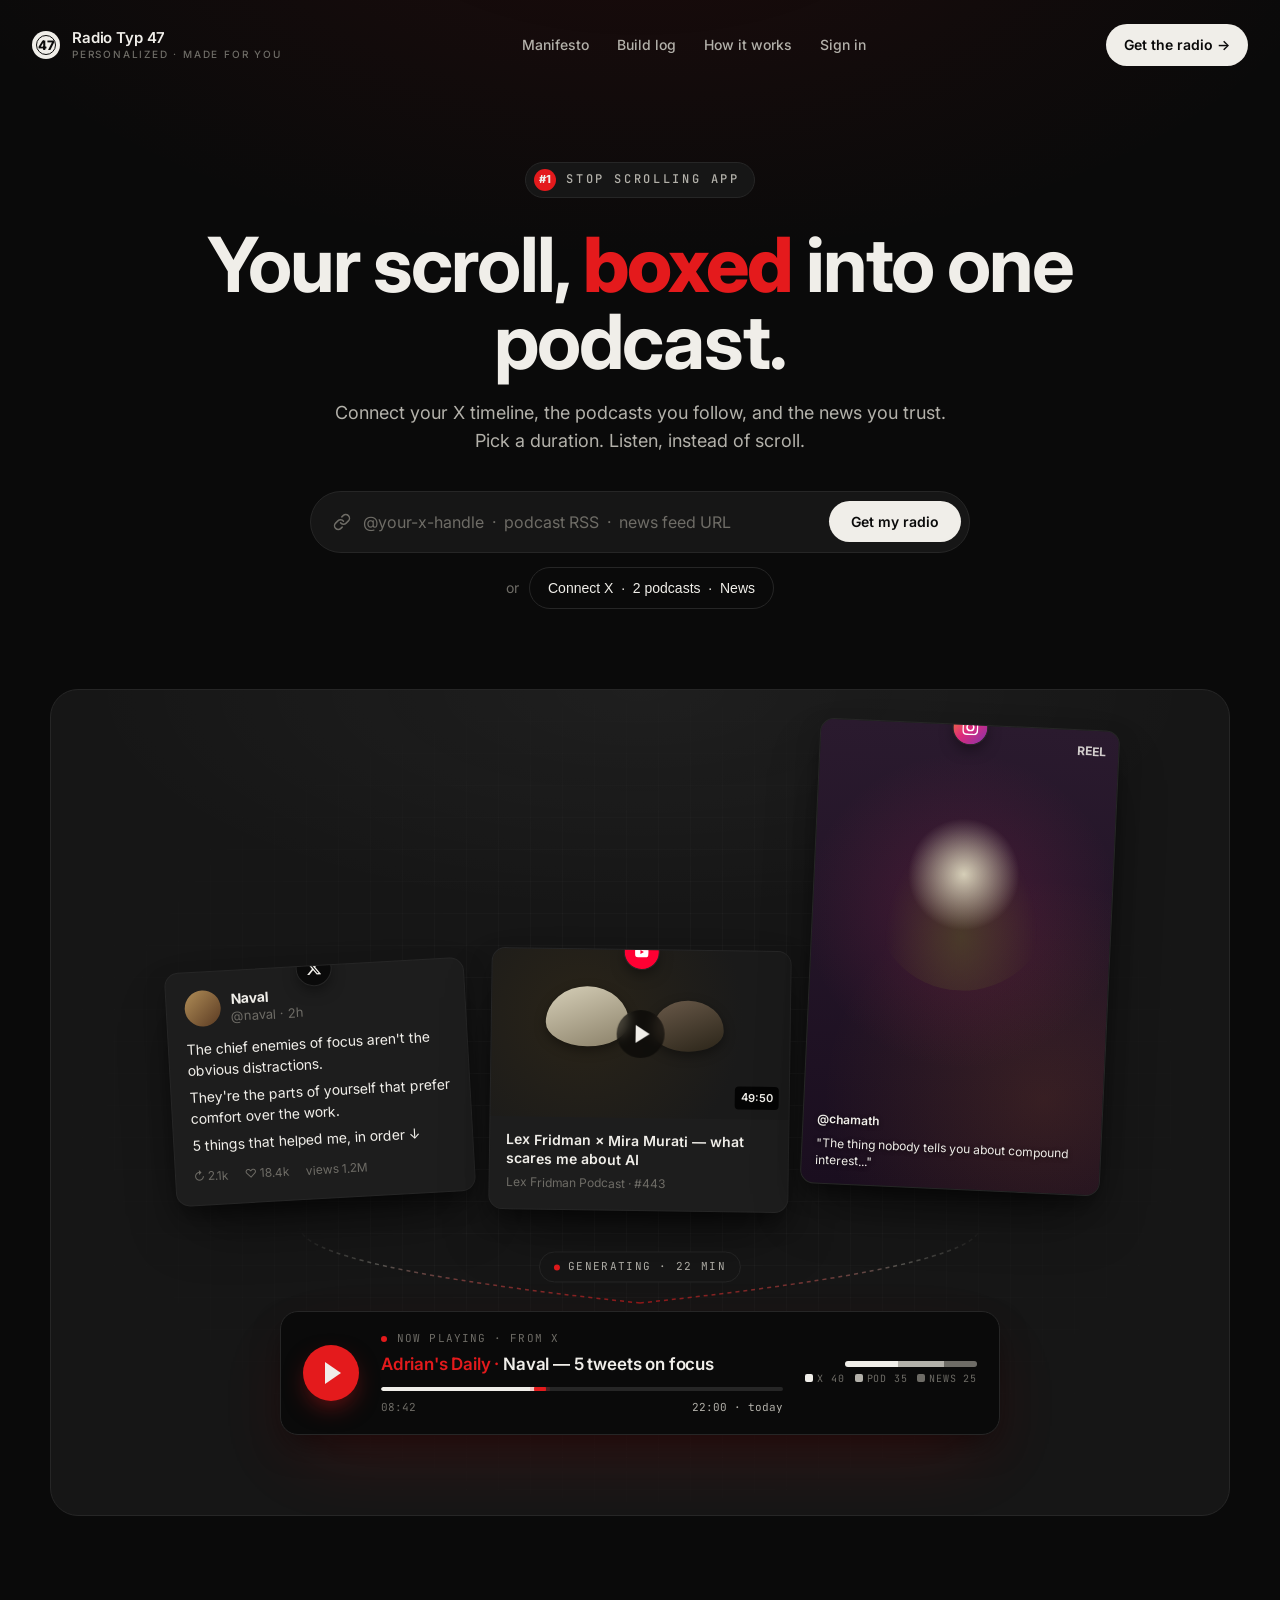
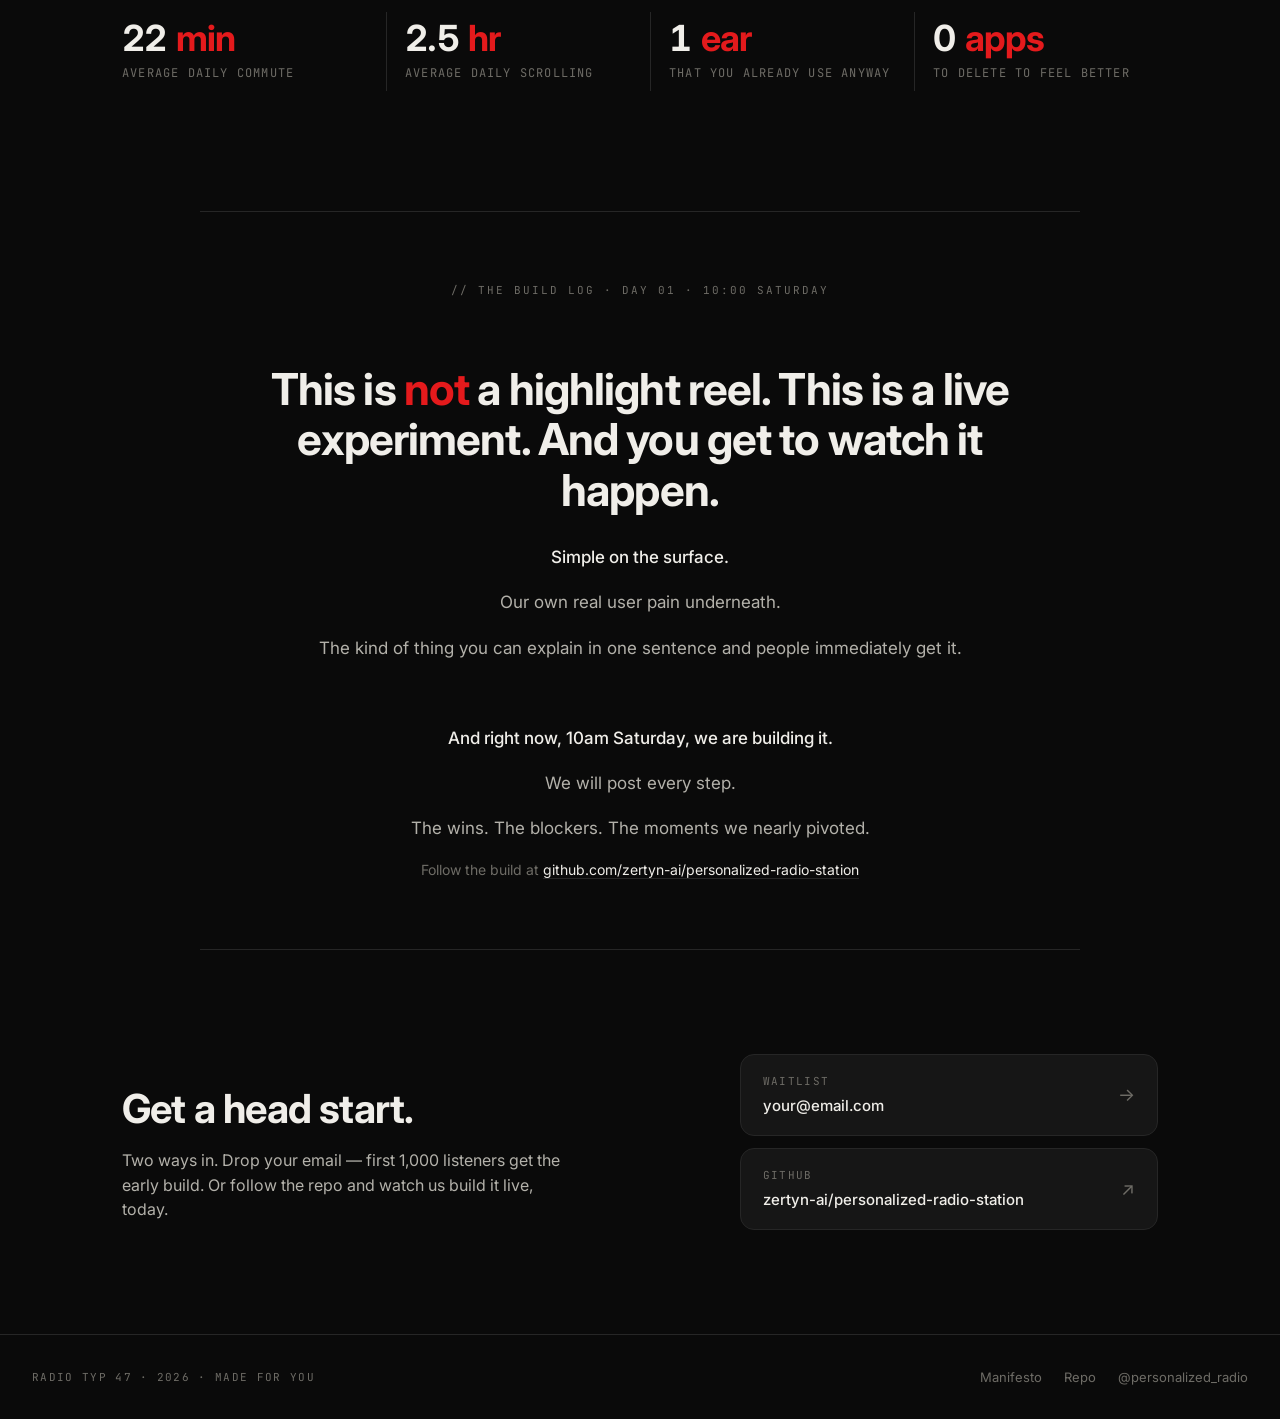
<file: design/landing-archive/landing-v1.html>
<!doctype html>
<html lang="en">
<head>
<meta charset="utf-8" />
<meta name="viewport" content="width=device-width, initial-scale=1" />
<title>Radio Typ 47 — Stop scrolling. Start listening.</title>
<link rel="preconnect" href="https://fonts.googleapis.com">
<link rel="preconnect" href="https://fonts.gstatic.com" crossorigin>
<link href="https://fonts.googleapis.com/css2?family=Inter:wght@400;500;600;700;800&family=JetBrains+Mono:wght@400;500&display=swap" rel="stylesheet">
<style>
  /*
    RADIO TYP 47 — landing page v1
    Aesthetic: Bauhaus / Dieter Rams adapted to dark mode.
    Charcoal panel + cream ink + Braun red. Helvetica/Inter typography.
    Composition reference: OpusClip (eyebrow, H1, input pill, sources → output visual).
  */

  :root {
    --bg:        #0a0a0a;
    --bg-2:      #111111;
    --panel:     #161616;
    --panel-2:   #1d1d1d;
    --rule:      #262626;
    --rule-soft: #1f1f1f;
    --ink:       #f0eee9;       /* cream — never pure white (Rams warmth) */
    --ink-2:     #b3b1aa;
    --ink-3:     #6e6c66;
    --ink-4:     #3a3a37;
    --braun-red: #e41a1c;       /* the only saturated color, used once or twice */
    --yellow:    #f4c20d;
    --olive:     #7a8a5a;
    --x-blue:    #1d9bf0;
    --yt-red:    #ff0033;
    --ig-pink:   #e1306c;
  }

  *, *::before, *::after { box-sizing: border-box; }
  html, body { margin: 0; padding: 0; }

  html { background: var(--bg); }

  body {
    background:
      radial-gradient(1200px 600px at 50% -100px, rgba(228,26,28,0.08), transparent 60%),
      var(--bg);
    color: var(--ink);
    font-family: 'Inter', system-ui, -apple-system, "Helvetica Neue", Helvetica, Arial, sans-serif;
    font-size: 16px;
    line-height: 1.55;
    -webkit-font-smoothing: antialiased;
    -moz-osx-font-smoothing: grayscale;
    min-height: 100vh;
  }

  a { color: inherit; text-decoration: none; }

  ::selection { background: var(--braun-red); color: var(--ink); }

  .mono { font-family: 'JetBrains Mono', 'SF Mono', Consolas, monospace; }

  /* -------------------- top nav -------------------- */
  .nav {
    max-width: 1280px;
    margin: 0 auto;
    padding: 24px 32px;
    display: flex;
    align-items: center;
    justify-content: space-between;
    gap: 24px;
  }

  .brand {
    display: flex;
    align-items: center;
    gap: 12px;
    font-weight: 600;
    letter-spacing: -0.01em;
    font-size: 15px;
  }

  .brand-mark {
    width: 28px;
    height: 28px;
    border-radius: 50%;
    background: var(--ink);
    color: var(--bg);
    display: grid;
    place-items: center;
    font-weight: 800;
    font-size: 13px;
    letter-spacing: 0;
    position: relative;
  }

  .brand-mark::after {
    content: '';
    position: absolute;
    inset: 4px;
    border-radius: 50%;
    border: 1px solid var(--bg);
  }

  .brand-name {
    line-height: 1;
  }

  .brand-name small {
    display: block;
    color: var(--ink-3);
    font-size: 10px;
    letter-spacing: 0.18em;
    text-transform: uppercase;
    margin-top: 4px;
    font-weight: 500;
  }

  .nav-links {
    display: flex;
    align-items: center;
    gap: 28px;
    color: var(--ink-2);
    font-size: 14px;
    font-weight: 500;
  }

  .nav-links a:hover { color: var(--ink); }

  .nav-cta {
    display: inline-flex;
    align-items: center;
    gap: 8px;
    padding: 10px 18px;
    background: var(--ink);
    color: var(--bg);
    font-weight: 600;
    font-size: 14px;
    border-radius: 999px;
    transition: transform .18s ease;
  }

  .nav-cta:hover { transform: translateY(-1px); }

  /* -------------------- hero -------------------- */
  .hero {
    max-width: 1100px;
    margin: 0 auto;
    padding: 72px 32px 24px;
    text-align: center;
  }

  .eyebrow {
    color: var(--ink-2);
    font-family: 'JetBrains Mono', 'SF Mono', monospace;
    font-size: 12px;
    letter-spacing: 0.22em;
    text-transform: uppercase;
    font-weight: 500;
    display: inline-flex;
    align-items: center;
    gap: 10px;
    padding: 6px 14px 6px 8px;
    border: 1px solid var(--rule);
    border-radius: 999px;
    background: var(--panel);
  }

  .eyebrow .hash {
    width: 22px;
    height: 22px;
    border-radius: 50%;
    background: var(--braun-red);
    color: var(--ink);
    display: grid;
    place-items: center;
    font-weight: 800;
    font-size: 11px;
    letter-spacing: 0;
    font-family: 'Inter', sans-serif;
  }

  .hero h1 {
    margin: 28px auto 18px;
    font-size: clamp(40px, 6vw, 76px);
    line-height: 1.02;
    letter-spacing: -0.025em;
    font-weight: 700;
    max-width: 920px;
  }

  .hero h1 em {
    font-style: normal;
    color: var(--braun-red);
    font-weight: 800;
  }

  .hero p.lede {
    color: var(--ink-2);
    font-size: 18px;
    line-height: 1.55;
    max-width: 640px;
    margin: 0 auto;
  }

  /* -------------------- input pill -------------------- */
  .pill {
    margin: 36px auto 0;
    max-width: 660px;
    display: flex;
    align-items: center;
    gap: 12px;
    padding: 8px 8px 8px 22px;
    background: var(--panel);
    border: 1px solid var(--rule);
    border-radius: 999px;
    transition: border-color .2s ease;
  }

  .pill:focus-within { border-color: var(--ink-3); }

  .pill .link-icon {
    color: var(--ink-3);
    width: 18px;
    height: 18px;
    flex-shrink: 0;
  }

  .pill input {
    flex: 1;
    background: transparent;
    border: 0;
    outline: 0;
    color: var(--ink);
    font-size: 16px;
    font-family: inherit;
    padding: 12px 0;
    min-width: 0;
  }

  .pill input::placeholder { color: var(--ink-3); }

  .pill button {
    background: var(--ink);
    color: var(--bg);
    border: 0;
    border-radius: 999px;
    padding: 12px 22px;
    font-size: 14px;
    font-weight: 600;
    font-family: inherit;
    cursor: pointer;
    transition: transform .18s ease, background .18s ease;
  }

  .pill button:hover {
    background: var(--braun-red);
    color: var(--ink);
  }

  .pill-or {
    display: inline-block;
    margin-left: 14px;
    color: var(--ink-3);
    font-size: 14px;
    font-weight: 500;
  }

  .secondary-cta {
    display: inline-flex;
    align-items: center;
    gap: 8px;
    margin-left: 10px;
    padding: 12px 18px;
    border: 1px solid var(--rule);
    border-radius: 999px;
    background: transparent;
    color: var(--ink);
    font-size: 14px;
    font-weight: 500;
    cursor: pointer;
    transition: border-color .18s ease, color .18s ease;
  }

  .secondary-cta:hover { border-color: var(--ink-3); }

  .pill-row {
    margin-top: 14px;
    display: flex;
    align-items: center;
    justify-content: center;
    gap: 0;
    color: var(--ink-3);
    font-size: 14px;
  }

  /* -------------------- hero stage (the visual) -------------------- */

  .stage {
    position: relative;
    max-width: 1180px;
    margin: 56px auto 0;
    padding: 56px 32px 80px;
    background:
      radial-gradient(800px 320px at 50% 0%, rgba(255,255,255,0.04), transparent 70%),
      var(--panel);
    border: 1px solid var(--rule);
    border-radius: 28px;
    overflow: hidden;
  }

  .stage::before {
    content: '';
    position: absolute;
    inset: 0;
    background-image:
      linear-gradient(rgba(255,255,255,0.035) 1px, transparent 1px),
      linear-gradient(90deg, rgba(255,255,255,0.035) 1px, transparent 1px);
    background-size: 32px 32px;
    background-position: -1px -1px;
    pointer-events: none;
    mask-image: radial-gradient(800px 600px at 50% 50%, black 0%, transparent 80%);
    -webkit-mask-image: radial-gradient(800px 600px at 50% 50%, black 0%, transparent 80%);
  }

  /* sources row at top — they "rain down" toward the audio bar */
  .sources {
    position: relative;
    display: grid;
    grid-template-columns: 1fr 1fr 1fr;
    gap: 20px;
    align-items: end;
    max-width: 940px;
    margin: 0 auto;
    z-index: 2;
  }

  .source-card {
    position: relative;
    border-radius: 14px;
    overflow: hidden;
    background: var(--panel-2);
    border: 1px solid var(--rule);
    box-shadow:
      0 30px 60px -20px rgba(0,0,0,0.6),
      0 12px 24px -6px rgba(0,0,0,0.5);
    transition: transform .4s cubic-bezier(0.2, 0.7, 0.2, 1);
  }

  /* slight rotation + offset for visual rhythm */
  .source-card.x-card        { transform: translateY(-12px) rotate(-3.2deg); }
  .source-card.youtube-card  { transform: translateY(0)     rotate(0.8deg); }
  .source-card.ig-card       { transform: translateY(-22px) rotate(2.6deg); }

  .source-card:hover { transform: translateY(-4px) rotate(0deg); }

  .source-badge {
    position: absolute;
    top: -16px;
    left: 50%;
    transform: translateX(-50%);
    width: 36px;
    height: 36px;
    border-radius: 50%;
    display: grid;
    place-items: center;
    background: var(--bg);
    border: 1px solid var(--rule);
    color: var(--ink);
    z-index: 3;
    box-shadow: 0 6px 16px -4px rgba(0,0,0,0.6);
  }

  .source-badge.x-badge       { background: var(--bg);     color: var(--ink); }
  .source-badge.youtube-badge { background: var(--yt-red); color: white; }
  .source-badge.ig-badge      {
    background: linear-gradient(135deg, #f58529 0%, #dd2a7b 50%, #8134af 100%);
    color: white;
  }

  .source-badge svg { width: 16px; height: 16px; }

  /* X / Twitter card content */
  .x-card .body { padding: 18px; }
  .x-head {
    display: flex;
    align-items: center;
    gap: 10px;
    margin-bottom: 12px;
  }
  .x-avatar {
    width: 36px;
    height: 36px;
    border-radius: 50%;
    background: linear-gradient(135deg, #b08d57 0%, #5a3a22 100%);
    flex-shrink: 0;
  }
  .x-name { font-weight: 700; font-size: 14px; line-height: 1.1; }
  .x-handle { color: var(--ink-3); font-size: 13px; line-height: 1.1; margin-top: 2px; }
  .x-text { font-size: 14px; line-height: 1.5; color: var(--ink); }
  .x-text br { display: block; content: ''; margin-bottom: 6px; }
  .x-meta {
    display: flex;
    gap: 16px;
    margin-top: 12px;
    color: var(--ink-3);
    font-size: 12px;
  }
  .x-meta span { display: inline-flex; align-items: center; gap: 6px; }

  /* YouTube / podcast card */
  .youtube-card .thumb {
    aspect-ratio: 16 / 9;
    background:
      radial-gradient(circle at 30% 40%, #2a2418 0%, #1a1a1a 70%);
    position: relative;
    overflow: hidden;
  }
  .youtube-card .thumb::before {
    content: '';
    position: absolute;
    left: 18%;
    top: 22%;
    width: 28%;
    height: 36%;
    background: linear-gradient(160deg, #d6cfb8 0%, #8a8068 100%);
    border-radius: 50% 50% 50% 50% / 60% 60% 40% 40%;
    box-shadow: 0 4px 12px rgba(0,0,0,0.4);
  }
  .youtube-card .thumb::after {
    content: '';
    position: absolute;
    right: 22%;
    top: 30%;
    width: 24%;
    height: 30%;
    background: linear-gradient(160deg, #6a5a4a 0%, #2a2418 100%);
    border-radius: 50% 50% 50% 50% / 60% 60% 40% 40%;
    box-shadow: 0 4px 12px rgba(0,0,0,0.4);
  }
  .youtube-card .play-overlay {
    position: absolute;
    left: 50%; top: 50%;
    transform: translate(-50%, -50%);
    width: 48px; height: 48px;
    border-radius: 50%;
    background: rgba(0,0,0,0.55);
    display: grid;
    place-items: center;
    z-index: 2;
    backdrop-filter: blur(6px);
  }
  .youtube-card .play-overlay::after {
    content: '';
    width: 0; height: 0;
    border-left: 14px solid var(--ink);
    border-top: 9px solid transparent;
    border-bottom: 9px solid transparent;
    margin-left: 4px;
  }
  .youtube-card .duration {
    position: absolute;
    right: 10px;
    bottom: 10px;
    background: rgba(0,0,0,0.85);
    color: var(--ink);
    font-size: 11px;
    font-weight: 600;
    padding: 3px 6px;
    border-radius: 4px;
    z-index: 2;
  }
  .youtube-card .body { padding: 14px 16px 16px; }
  .youtube-card .title {
    font-size: 14px;
    font-weight: 600;
    line-height: 1.35;
    margin-bottom: 6px;
  }
  .youtube-card .channel {
    color: var(--ink-3);
    font-size: 12px;
  }

  /* Instagram reel card — vertical */
  .ig-card .reel {
    aspect-ratio: 9 / 14;
    background:
      linear-gradient(180deg, #2a1a2e 0%, #1a0e1f 100%);
    position: relative;
    overflow: hidden;
  }
  .ig-card .reel::before {
    content: '';
    position: absolute;
    inset: 0;
    background:
      radial-gradient(circle at 50% 40%, rgba(225,48,108,0.18) 0%, transparent 50%),
      radial-gradient(circle at 80% 80%, rgba(245,133,41,0.12) 0%, transparent 50%);
  }
  .ig-card .reel-content {
    position: absolute;
    inset: 0;
    display: flex;
    flex-direction: column;
    justify-content: flex-end;
    padding: 14px;
    z-index: 2;
  }
  .ig-card .reel-handle {
    color: var(--ink);
    font-size: 12px;
    font-weight: 600;
    margin-bottom: 6px;
    text-shadow: 0 1px 4px rgba(0,0,0,0.6);
  }
  .ig-card .reel-caption {
    color: var(--ink);
    font-size: 12px;
    line-height: 1.4;
    text-shadow: 0 1px 4px rgba(0,0,0,0.6);
  }
  .ig-card .reel-icon {
    position: absolute;
    top: 12px;
    right: 12px;
    color: var(--ink);
    font-size: 12px;
    font-weight: 700;
    z-index: 3;
    opacity: 0.85;
  }
  .ig-card .reel-figure {
    position: absolute;
    left: 50%;
    top: 38%;
    width: 60%;
    aspect-ratio: 1;
    transform: translate(-50%, -50%);
    background:
      radial-gradient(circle at 50% 35%, #d6cfb8 0%, transparent 38%),
      radial-gradient(ellipse at 50% 70%, #4a3a2a 0%, transparent 60%);
    border-radius: 50%;
  }

  /* converging lines from sources to audio bar */
  .converge {
    position: relative;
    height: 80px;
    margin: 16px auto 4px;
    max-width: 940px;
    z-index: 1;
  }

  .converge svg {
    position: absolute;
    inset: 0;
    width: 100%;
    height: 100%;
    overflow: visible;
  }

  .converge .label {
    position: absolute;
    left: 50%;
    top: 50%;
    transform: translate(-50%, -50%);
    background: var(--panel);
    border: 1px solid var(--rule);
    color: var(--ink-2);
    font-family: 'JetBrains Mono', monospace;
    font-size: 11px;
    letter-spacing: 0.12em;
    text-transform: uppercase;
    padding: 6px 14px;
    border-radius: 999px;
    z-index: 3;
    display: inline-flex;
    align-items: center;
    gap: 8px;
  }

  .converge .label .dot {
    width: 6px;
    height: 6px;
    border-radius: 50%;
    background: var(--braun-red);
    animation: pulse 1.6s ease-in-out infinite;
  }

  @keyframes pulse {
    0%, 100% { opacity: 0.4; transform: scale(1); }
    50%      { opacity: 1;   transform: scale(1.3); }
  }

  /* the OUTPUT — single audio bar */
  .audio-bar {
    position: relative;
    max-width: 720px;
    margin: 0 auto;
    background: var(--bg);
    border: 1px solid var(--rule);
    border-radius: 18px;
    padding: 18px 22px;
    display: grid;
    grid-template-columns: auto 1fr auto;
    align-items: center;
    gap: 22px;
    z-index: 2;
    box-shadow:
      0 30px 80px -20px rgba(228,26,28,0.18),
      0 14px 32px -8px rgba(0,0,0,0.7);
  }

  .audio-bar .play-btn {
    width: 56px;
    height: 56px;
    border-radius: 50%;
    background: var(--braun-red);
    color: var(--ink);
    display: grid;
    place-items: center;
    cursor: pointer;
    border: 0;
    transition: transform .2s cubic-bezier(0.2, 0.7, 0.2, 1), box-shadow .2s ease;
    box-shadow: 0 10px 24px -6px rgba(228,26,28,0.5);
    flex-shrink: 0;
  }

  .audio-bar .play-btn:hover {
    transform: scale(1.06);
    box-shadow: 0 14px 32px -6px rgba(228,26,28,0.7);
  }

  .audio-bar .play-btn::after {
    content: '';
    width: 0; height: 0;
    border-left: 16px solid currentColor;
    border-top: 11px solid transparent;
    border-bottom: 11px solid transparent;
    margin-left: 4px;
  }

  .audio-info { min-width: 0; }

  .audio-meta {
    display: flex;
    align-items: center;
    gap: 10px;
    color: var(--ink-3);
    font-family: 'JetBrains Mono', monospace;
    font-size: 11px;
    letter-spacing: 0.1em;
    text-transform: uppercase;
    margin-bottom: 4px;
  }

  .audio-meta .live {
    width: 6px;
    height: 6px;
    border-radius: 50%;
    background: var(--braun-red);
    animation: pulse 1.4s ease-in-out infinite;
  }

  .audio-title {
    color: var(--ink);
    font-size: 17px;
    font-weight: 600;
    letter-spacing: -0.01em;
    overflow: hidden;
    text-overflow: ellipsis;
    white-space: nowrap;
    margin-bottom: 10px;
  }

  .audio-title .show-name { color: var(--braun-red); }

  .audio-progress {
    height: 4px;
    background: var(--rule);
    border-radius: 4px;
    position: relative;
    overflow: hidden;
  }

  .audio-progress .fill {
    position: absolute;
    inset: 0 60% 0 0; /* 8:42 of 22:00 ~= 39.5%, leave 60% blank */
    background: var(--ink);
    border-radius: 4px;
  }

  .audio-progress .head {
    position: absolute;
    left: 39.5%;
    top: 50%;
    transform: translate(-50%, -50%);
    width: 12px;
    height: 12px;
    border-radius: 50%;
    background: var(--braun-red);
    box-shadow: 0 0 0 4px rgba(228,26,28,0.18);
  }

  .audio-times {
    display: flex;
    justify-content: space-between;
    margin-top: 8px;
    color: var(--ink-3);
    font-family: 'JetBrains Mono', monospace;
    font-size: 11px;
    font-feature-settings: 'tnum';
  }

  .audio-times .total { color: var(--ink-2); }

  .audio-mix {
    display: flex;
    flex-direction: column;
    align-items: flex-end;
    gap: 4px;
    min-width: 132px;
    color: var(--ink-3);
    font-family: 'JetBrains Mono', monospace;
    font-size: 10px;
    letter-spacing: 0.08em;
    text-transform: uppercase;
  }

  .mix-bar {
    height: 6px;
    width: 132px;
    display: flex;
    border-radius: 3px;
    overflow: hidden;
    background: var(--rule);
  }
  .mix-bar .x       { background: var(--ink);     flex: 0 0 40%; }
  .mix-bar .pod     { background: var(--ink-2);   flex: 0 0 35%; }
  .mix-bar .news    { background: var(--ink-3);   flex: 0 0 25%; }

  .mix-legend {
    display: flex;
    gap: 10px;
  }

  .mix-legend span {
    display: inline-flex;
    align-items: center;
    gap: 4px;
  }

  .mix-legend .swatch {
    width: 8px; height: 8px;
    border-radius: 2px;
  }

  /* -------------------- proof / counters -------------------- */
  .proof {
    max-width: 1100px;
    margin: 96px auto 0;
    padding: 0 32px;
    display: grid;
    grid-template-columns: repeat(4, 1fr);
    gap: 20px;
    text-align: left;
  }

  .proof .stat {
    border-left: 1px solid var(--rule);
    padding: 8px 0 8px 18px;
  }
  .proof .stat:first-child { border-left: 0; padding-left: 0; }

  .proof .num {
    font-size: 36px;
    font-weight: 700;
    letter-spacing: -0.02em;
    line-height: 1;
    color: var(--ink);
    font-feature-settings: 'tnum';
  }

  .proof .num em {
    font-style: normal;
    color: var(--braun-red);
  }

  .proof .lbl {
    margin-top: 8px;
    color: var(--ink-3);
    font-size: 12px;
    letter-spacing: 0.1em;
    text-transform: uppercase;
    font-family: 'JetBrains Mono', monospace;
  }

  /* -------------------- manifesto -------------------- */
  .manifesto {
    max-width: 880px;
    margin: 120px auto 0;
    padding: 64px 32px;
    text-align: center;
    border-top: 1px solid var(--rule);
    border-bottom: 1px solid var(--rule);
  }

  .manifesto .stamp {
    display: inline-block;
    font-family: 'JetBrains Mono', monospace;
    font-size: 11px;
    letter-spacing: 0.18em;
    text-transform: uppercase;
    color: var(--ink-3);
    margin-bottom: 28px;
  }

  .manifesto h2 {
    font-size: clamp(28px, 4vw, 44px);
    line-height: 1.15;
    letter-spacing: -0.02em;
    font-weight: 700;
    margin-bottom: 28px;
  }

  .manifesto h2 em {
    font-style: normal;
    color: var(--braun-red);
  }

  .manifesto .lines {
    color: var(--ink-2);
    font-size: 17px;
    line-height: 1.65;
  }

  .manifesto .lines p { margin-bottom: 4px; }
  .manifesto .lines .em { color: var(--ink); font-weight: 500; }
  .manifesto .lines .small { font-size: 14px; color: var(--ink-3); margin-top: 16px; }

  /* -------------------- footer ctas -------------------- */
  .closer {
    max-width: 1100px;
    margin: 0 auto;
    padding: 96px 32px 32px;
    display: grid;
    grid-template-columns: 1.4fr 1fr;
    gap: 32px;
    align-items: center;
  }

  .closer .left h3 {
    font-size: clamp(28px, 3.5vw, 40px);
    line-height: 1.15;
    letter-spacing: -0.02em;
    font-weight: 700;
    margin-bottom: 12px;
  }

  .closer .left p {
    color: var(--ink-2);
    font-size: 16px;
    max-width: 440px;
  }

  .closer .right {
    display: flex;
    flex-direction: column;
    gap: 12px;
  }

  .closer .cta-card {
    border: 1px solid var(--rule);
    border-radius: 14px;
    padding: 18px 22px;
    background: var(--panel);
    display: flex;
    align-items: center;
    justify-content: space-between;
    gap: 12px;
    transition: border-color .2s ease, background .2s ease;
  }

  .closer .cta-card:hover {
    border-color: var(--ink-3);
    background: var(--panel-2);
  }

  .closer .cta-card .label {
    color: var(--ink-3);
    font-family: 'JetBrains Mono', monospace;
    font-size: 11px;
    letter-spacing: 0.12em;
    text-transform: uppercase;
    margin-bottom: 4px;
  }

  .closer .cta-card .text {
    color: var(--ink);
    font-size: 15px;
    font-weight: 500;
  }

  .closer .cta-card .arrow {
    color: var(--ink-3);
    font-size: 18px;
  }

  /* -------------------- footer -------------------- */
  footer.foot {
    max-width: 1280px;
    margin: 64px auto 0;
    padding: 32px;
    display: flex;
    align-items: center;
    justify-content: space-between;
    border-top: 1px solid var(--rule);
    color: var(--ink-3);
    font-size: 13px;
    flex-wrap: wrap;
    gap: 16px;
  }

  footer.foot .stamp {
    font-family: 'JetBrains Mono', monospace;
    font-size: 11px;
    letter-spacing: 0.12em;
    text-transform: uppercase;
  }

  footer.foot .links {
    display: flex;
    gap: 22px;
  }

  footer.foot a:hover { color: var(--ink); }

  /* -------------------- responsive -------------------- */
  @media (max-width: 880px) {
    .nav-links { display: none; }
    .nav-links + .nav-cta { display: inline-flex; }
    .sources { grid-template-columns: 1fr; gap: 28px; max-width: 360px; }
    .source-card.x-card,
    .source-card.youtube-card,
    .source-card.ig-card { transform: none; }
    .audio-mix { display: none; }
    .audio-bar { grid-template-columns: auto 1fr; padding: 16px; }
    .proof { grid-template-columns: repeat(2, 1fr); }
    .closer { grid-template-columns: 1fr; }
  }
</style>
</head>
<body>

<nav class="nav">
  <a href="#" class="brand">
    <span class="brand-mark">47</span>
    <span class="brand-name">
      Radio Typ 47
      <small>Personalized · Made for you</small>
    </span>
  </a>
  <div class="nav-links">
    <a href="#manifesto">Manifesto</a>
    <a href="https://github.com/zertyn-ai/personalized-radio-station" target="_blank">Build log</a>
    <a href="#how">How it works</a>
    <a href="#sign-in">Sign in</a>
  </div>
  <a href="#waitlist" class="nav-cta">Get the radio →</a>
</nav>

<section class="hero">
  <span class="eyebrow">
    <span class="hash">#1</span>
    Stop&nbsp;Scrolling&nbsp;App
  </span>

  <h1>Your scroll, <em>boxed</em> into one podcast.</h1>

  <p class="lede">
    Connect your X timeline, the podcasts you follow, and the news you trust.
    Pick a duration. Listen, instead of scroll.
  </p>

  <form class="pill" onsubmit="event.preventDefault(); document.querySelector('.audio-bar').scrollIntoView({behavior:'smooth', block:'center'});">
    <svg class="link-icon" viewBox="0 0 24 24" fill="none" stroke="currentColor" stroke-width="2" stroke-linecap="round" stroke-linejoin="round">
      <path d="M10 13a5 5 0 0 0 7.54.54l3-3a5 5 0 0 0-7.07-7.07l-1.72 1.71"></path>
      <path d="M14 11a5 5 0 0 0-7.54-.54l-3 3a5 5 0 0 0 7.07 7.07l1.71-1.71"></path>
    </svg>
    <input type="text" placeholder="@your-x-handle  ·  podcast RSS  ·  news feed URL" />
    <button type="submit">Get my radio</button>
  </form>
  <div class="pill-row">
    <span>or</span>
    <button class="secondary-cta" type="button">
      Connect X &nbsp;·&nbsp; 2 podcasts &nbsp;·&nbsp; News
    </button>
  </div>
</section>

<!-- =========== HERO STAGE: sources → one podcast =========== -->
<section class="stage">

  <div class="sources">

    <!-- X / Twitter card -->
    <div class="source-card x-card">
      <div class="source-badge x-badge" title="X / Twitter">
        <svg viewBox="0 0 24 24" fill="currentColor"><path d="M18.244 2.25h3.308l-7.227 8.26 8.502 11.24H16.17l-5.214-6.817L4.99 21.75H1.68l7.73-8.835L1.254 2.25H8.08l4.713 6.231zm-1.161 17.52h1.833L7.084 4.126H5.117z"/></svg>
      </div>
      <div class="body">
        <div class="x-head">
          <div class="x-avatar"></div>
          <div>
            <div class="x-name">Naval</div>
            <div class="x-handle">@naval · 2h</div>
          </div>
        </div>
        <div class="x-text">
          The chief enemies of focus aren't the obvious distractions.<br>
          They're the parts of yourself that prefer comfort over the work.<br>
          5 things that helped me, in order &darr;
        </div>
        <div class="x-meta">
          <span>↻ 2.1k</span>
          <span>♡ 18.4k</span>
          <span>views 1.2M</span>
        </div>
      </div>
    </div>

    <!-- YouTube / Podcast card -->
    <div class="source-card youtube-card">
      <div class="source-badge youtube-badge" title="YouTube / Podcast">
        <svg viewBox="0 0 24 24" fill="currentColor"><path d="M21.582 6.186a2.506 2.506 0 0 0-1.768-1.768C18.254 4 12 4 12 4s-6.254 0-7.814.418A2.506 2.506 0 0 0 2.418 6.186C2 7.746 2 12 2 12s0 4.254.418 5.814a2.506 2.506 0 0 0 1.768 1.768C5.746 20 12 20 12 20s6.254 0 7.814-.418a2.506 2.506 0 0 0 1.768-1.768C22 16.254 22 12 22 12s0-4.254-.418-5.814zM10 15V9l5.196 3z"/></svg>
      </div>
      <div class="thumb">
        <span class="play-overlay" aria-hidden="true"></span>
        <span class="duration">49:50</span>
      </div>
      <div class="body">
        <div class="title">Lex Fridman × Mira Murati — what scares me about AI</div>
        <div class="channel">Lex Fridman Podcast · #443</div>
      </div>
    </div>

    <!-- Instagram reel card -->
    <div class="source-card ig-card">
      <div class="source-badge ig-badge" title="Instagram Reel">
        <svg viewBox="0 0 24 24" fill="currentColor"><path d="M12 2.163c3.204 0 3.584.012 4.85.07 3.252.148 4.771 1.691 4.919 4.919.058 1.265.069 1.645.069 4.849 0 3.205-.012 3.584-.069 4.849-.149 3.225-1.664 4.771-4.919 4.919-1.266.058-1.644.07-4.85.07-3.204 0-3.584-.012-4.849-.07-3.26-.149-4.771-1.699-4.919-4.92-.058-1.265-.07-1.644-.07-4.849 0-3.204.013-3.583.07-4.849.149-3.227 1.664-4.771 4.919-4.919 1.266-.057 1.645-.069 4.849-.069zM12 0C8.741 0 8.333.014 7.053.072 2.695.272.273 2.69.073 7.052.014 8.333 0 8.741 0 12c0 3.259.014 3.668.072 4.948.2 4.358 2.618 6.78 6.98 6.98C8.333 23.986 8.741 24 12 24c3.259 0 3.668-.014 4.948-.072 4.354-.2 6.782-2.618 6.979-6.98.059-1.28.073-1.689.073-4.948 0-3.259-.014-3.667-.072-4.947-.196-4.354-2.617-6.78-6.979-6.98C15.668.014 15.259 0 12 0zm0 5.838a6.162 6.162 0 1 0 0 12.324 6.162 6.162 0 0 0 0-12.324zM12 16a4 4 0 1 1 0-8 4 4 0 0 1 0 8zm6.406-11.845a1.44 1.44 0 1 0 0 2.881 1.44 1.44 0 0 0 0-2.881z"/></svg>
      </div>
      <div class="reel">
        <span class="reel-icon">REEL</span>
        <span class="reel-figure"></span>
        <div class="reel-content">
          <div class="reel-handle">@chamath</div>
          <div class="reel-caption">"The thing nobody tells you about compound interest..."</div>
        </div>
      </div>
    </div>

  </div>

  <!-- converging lines -->
  <div class="converge">
    <svg viewBox="0 0 940 80" preserveAspectRatio="none">
      <defs>
        <linearGradient id="line-fade" x1="0" y1="0" x2="0" y2="1">
          <stop offset="0%"   stop-color="#3a3a37" stop-opacity="0"/>
          <stop offset="50%"  stop-color="#6e6c66" stop-opacity="0.7"/>
          <stop offset="100%" stop-color="#e41a1c" stop-opacity="0.6"/>
        </linearGradient>
      </defs>
      <!-- left line -->
      <path d="M 130 0 Q 130 40 470 76" stroke="url(#line-fade)" stroke-width="1.5" fill="none" stroke-dasharray="4 4">
        <animate attributeName="stroke-dashoffset" from="0" to="-16" dur="1.6s" repeatCount="indefinite"/>
      </path>
      <!-- middle line -->
      <path d="M 470 0 L 470 76" stroke="url(#line-fade)" stroke-width="1.5" fill="none" stroke-dasharray="4 4">
        <animate attributeName="stroke-dashoffset" from="0" to="-16" dur="1.6s" repeatCount="indefinite"/>
      </path>
      <!-- right line -->
      <path d="M 810 0 Q 810 40 470 76" stroke="url(#line-fade)" stroke-width="1.5" fill="none" stroke-dasharray="4 4">
        <animate attributeName="stroke-dashoffset" from="0" to="-16" dur="1.6s" repeatCount="indefinite"/>
      </path>
    </svg>
    <span class="label"><span class="dot"></span>Generating · 22 min</span>
  </div>

  <!-- the OUTPUT — single audio bar -->
  <div class="audio-bar" role="region" aria-label="Now playing — Adrian's daily radio">
    <button class="play-btn" aria-label="Play"></button>

    <div class="audio-info">
      <div class="audio-meta">
        <span class="live"></span>
        <span>Now playing · From X</span>
      </div>
      <div class="audio-title">
        <span class="show-name">Adrian's Daily ·</span>&nbsp;Naval — 5 tweets on focus
      </div>
      <div class="audio-progress">
        <span class="fill"></span>
        <span class="head"></span>
      </div>
      <div class="audio-times">
        <span>08:42</span>
        <span class="total">22:00 · today</span>
      </div>
    </div>

    <div class="audio-mix">
      <div class="mix-bar"><span class="x"></span><span class="pod"></span><span class="news"></span></div>
      <div class="mix-legend">
        <span><span class="swatch" style="background:var(--ink);"></span>X 40</span>
        <span><span class="swatch" style="background:var(--ink-2);"></span>POD 35</span>
        <span><span class="swatch" style="background:var(--ink-3);"></span>NEWS 25</span>
      </div>
    </div>
  </div>

</section>

<!-- =========== PROOF / COUNTERS =========== -->
<div class="proof">
  <div class="stat">
    <div class="num">22<em> min</em></div>
    <div class="lbl">average daily commute</div>
  </div>
  <div class="stat">
    <div class="num">2.5<em> hr</em></div>
    <div class="lbl">average daily scrolling</div>
  </div>
  <div class="stat">
    <div class="num">1<em> ear</em></div>
    <div class="lbl">that you already use anyway</div>
  </div>
  <div class="stat">
    <div class="num">0<em> apps</em></div>
    <div class="lbl">to delete to feel better</div>
  </div>
</div>

<!-- =========== MANIFESTO =========== -->
<section class="manifesto" id="manifesto">
  <span class="stamp">// the build log · day 01 · 10:00 saturday</span>

  <h2>This is <em>not</em> a highlight reel. This is a live experiment. And you get to watch it happen.</h2>

  <div class="lines">
    <p class="em">Simple on the surface.</p>
    <p>Our own real user pain underneath.</p>
    <p>The kind of thing you can explain in one sentence and people immediately get it.</p>
    <p>&nbsp;</p>
    <p class="em">And right now, 10am Saturday, we are building it.</p>
    <p>We will post every step.</p>
    <p>The wins. The blockers. The moments we nearly pivoted.</p>
    <p class="small">Follow the build at <a href="https://github.com/zertyn-ai/personalized-radio-station" target="_blank" style="color:var(--ink); border-bottom:1px solid var(--rule);">github.com/zertyn-ai/personalized-radio-station</a></p>
  </div>
</section>

<!-- =========== CLOSER =========== -->
<section class="closer" id="waitlist">
  <div class="left">
    <h3>Get a head start.</h3>
    <p>Two ways in. Drop your email — first 1,000 listeners get the early build. Or follow the repo and watch us build it live, today.</p>
  </div>
  <div class="right">
    <a class="cta-card" href="#email">
      <div>
        <div class="label">Waitlist</div>
        <div class="text">your@email.com</div>
      </div>
      <span class="arrow">→</span>
    </a>
    <a class="cta-card" href="https://github.com/zertyn-ai/personalized-radio-station" target="_blank">
      <div>
        <div class="label">GitHub</div>
        <div class="text">zertyn-ai/personalized-radio-station</div>
      </div>
      <span class="arrow">↗</span>
    </a>
  </div>
</section>

<footer class="foot">
  <span class="stamp">RADIO TYP 47 · 2026 · MADE FOR YOU</span>
  <div class="links">
    <a href="#">Manifesto</a>
    <a href="https://github.com/zertyn-ai/personalized-radio-station" target="_blank">Repo</a>
    <a href="#">@personalized_radio</a>
  </div>
</footer>

</body>
</html>
</file>
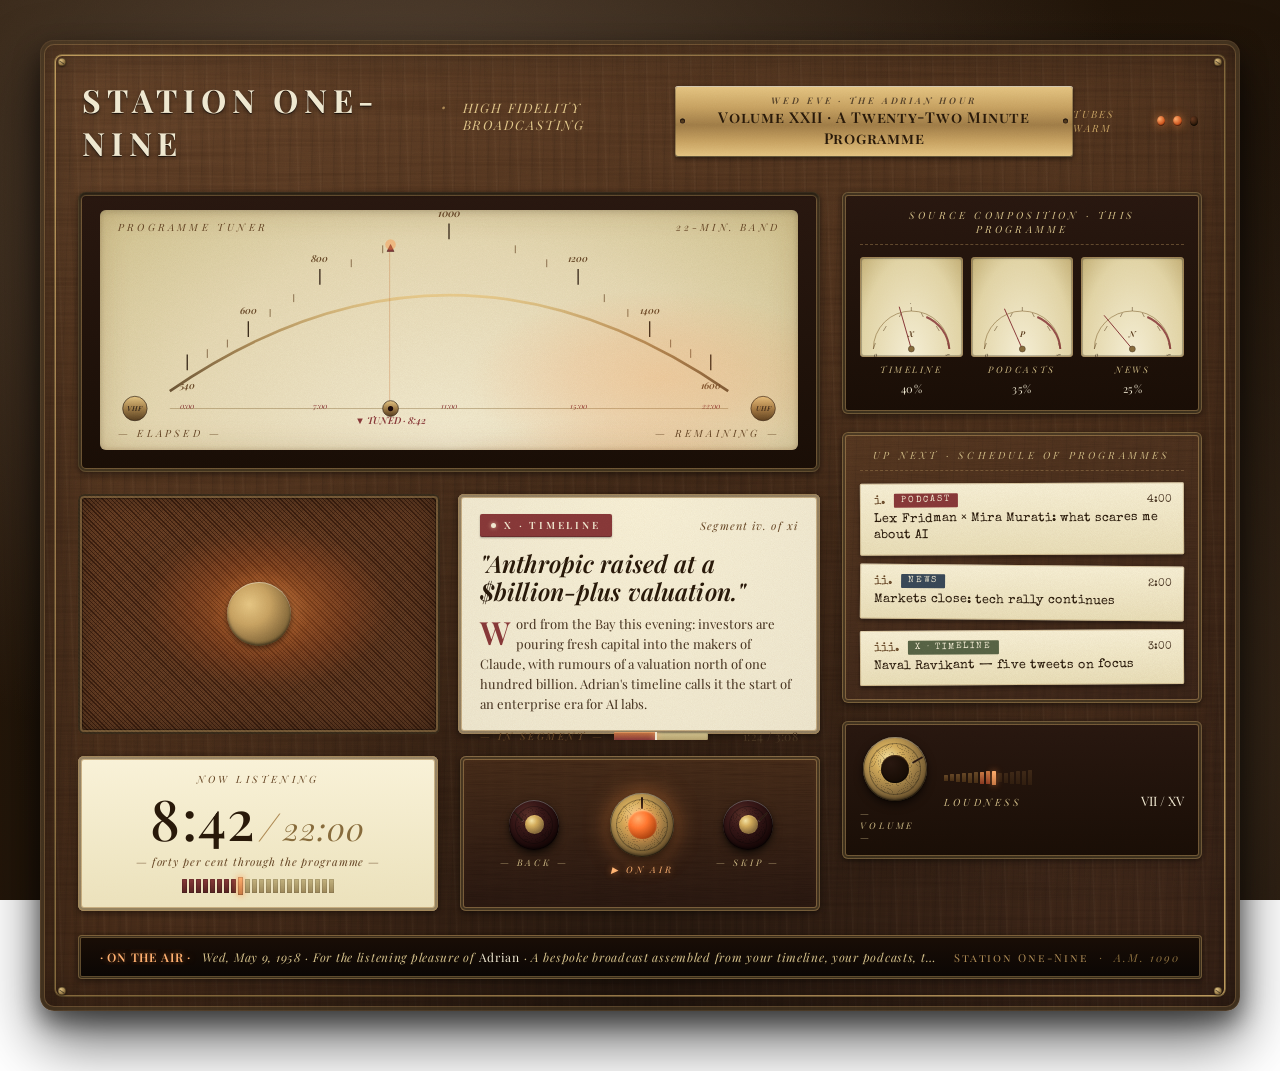
<file: design/listen-surface/variant-A-mid-century.html>
<!DOCTYPE html>
<html lang="en">
<head>
<meta charset="UTF-8">
<title>Station One-Nine — The Adrian Hour</title>
<link rel="preconnect" href="https://fonts.googleapis.com">
<link rel="preconnect" href="https://fonts.gstatic.com" crossorigin>
<style>
@import url('https://fonts.googleapis.com/css2?family=Playfair+Display:ital,wght@0,400;0,500;0,600;0,700;1,400&family=Special+Elite&display=swap');

/* ========================================================================
   STATION ONE-NINE — Mid-Century Hi-Fi (1958)
   ======================================================================== */

* { box-sizing: border-box; margin: 0; padding: 0; }

html, body {
  min-height: 100vh;
  font-family: 'Playfair Display', 'Times New Roman', Georgia, serif;
  color: #2a1a0a;
  background:
    radial-gradient(ellipse at 30% 20%, #5a4838 0%, transparent 60%),
    radial-gradient(ellipse at 80% 80%, #3a2a1a 0%, transparent 70%),
    linear-gradient(135deg, #2a1a0a 0%, #1a1008 100%);
  background-attachment: fixed;
  -webkit-font-smoothing: antialiased;
  text-rendering: optimizeLegibility;
}

body {
  padding: 40px 20px 60px;
  display: flex;
  justify-content: center;
}

/* Subtle film-grain over everything */
body::before {
  content: '';
  position: fixed;
  inset: 0;
  pointer-events: none;
  background-image: url("data:image/svg+xml;utf8,<svg xmlns='http://www.w3.org/2000/svg' width='200' height='200'><filter id='n'><feTurbulence type='fractalNoise' baseFrequency='0.9' numOctaves='2' stitchTiles='stitch'/><feColorMatrix values='0 0 0 0 0  0 0 0 0 0  0 0 0 0 0  0 0 0 0.45 0'/></filter><rect width='100%25' height='100%25' filter='url(%23n)' opacity='0.35'/></svg>");
  opacity: 0.4;
  mix-blend-mode: overlay;
  z-index: 1000;
}

/* ========================================================================
   THE CABINET
   ======================================================================== */

.cabinet {
  position: relative;
  width: 1200px;
  max-width: 100%;
  padding: 38px 38px 32px;
  border-radius: 14px;
  background:
    /* darker shadows on edges for cabinet depth */
    radial-gradient(ellipse at 50% 100%, rgba(0,0,0,0.45) 0%, transparent 55%),
    /* wood grain — vertical streaks */
    repeating-linear-gradient(
      92deg,
      transparent 0px,
      rgba(0,0,0,0.06) 1px,
      transparent 2px,
      transparent 6px,
      rgba(110, 70, 40, 0.08) 7px,
      transparent 11px
    ),
    repeating-linear-gradient(
      88deg,
      transparent 0px,
      rgba(255, 220, 180, 0.04) 1px,
      transparent 3px,
      transparent 14px,
      rgba(0, 0, 0, 0.05) 15px,
      transparent 22px
    ),
    /* base walnut color blend */
    linear-gradient(160deg, #6e4a2e 0%, #5a3a22 25%, #4a2e1a 60%, #3a2418 100%);
  box-shadow:
    inset 0 0 0 1px rgba(255, 200, 150, 0.08),
    inset 0 0 0 4px rgba(0, 0, 0, 0.35),
    inset 0 0 0 5px rgba(176, 141, 87, 0.4),
    inset 0 0 60px rgba(0, 0, 0, 0.5),
    0 30px 60px rgba(0, 0, 0, 0.6),
    0 12px 24px rgba(0, 0, 0, 0.5);
}

/* Wood grain noise overlay */
.cabinet::before {
  content: '';
  position: absolute;
  inset: 5px;
  border-radius: 10px;
  pointer-events: none;
  background-image: url("data:image/svg+xml;utf8,<svg xmlns='http://www.w3.org/2000/svg' width='400' height='600'><filter id='wg'><feTurbulence type='turbulence' baseFrequency='0.012 0.6' numOctaves='3' seed='4'/><feColorMatrix values='0 0 0 0 0.18  0 0 0 0 0.10  0 0 0 0 0.04  0 0 0 0.5 0'/></filter><rect width='100%25' height='100%25' filter='url(%23wg)'/></svg>");
  background-size: cover;
  mix-blend-mode: multiply;
  opacity: 0.55;
}

/* Inner brass frame */
.cabinet::after {
  content: '';
  position: absolute;
  inset: 14px;
  border-radius: 8px;
  pointer-events: none;
  background: linear-gradient(135deg,
    #d4af6a 0%, #b08d57 22%, #8b6f3e 50%, #b08d57 78%, #d4af6a 100%);
  -webkit-mask:
    linear-gradient(#000, #000) content-box,
    linear-gradient(#000, #000);
  -webkit-mask-composite: xor;
          mask-composite: exclude;
  padding: 2px;
  box-shadow:
    inset 0 0 0 1px rgba(0,0,0,0.35);
  opacity: 0.85;
}

/* ========================================================================
   HEADER ROW — call letters plate + brass plate label
   ======================================================================== */

.cabinet-header {
  position: relative;
  z-index: 2;
  display: flex;
  align-items: center;
  justify-content: space-between;
  margin-bottom: 28px;
  padding: 0 4px;
}

.station-mark {
  display: flex;
  align-items: baseline;
  gap: 14px;
}

.station-mark .callsign {
  font-family: 'Playfair Display', serif;
  font-weight: 700;
  font-size: 32px;
  letter-spacing: 0.18em;
  color: #f0e9d2;
  text-shadow:
    0 1px 0 rgba(0,0,0,0.6),
    0 2px 4px rgba(0,0,0,0.4);
}

.station-mark .ampersand {
  font-family: 'Playfair Display', serif;
  font-style: italic;
  font-weight: 400;
  color: #b08d57;
  font-size: 22px;
  margin: 0 2px;
}

.station-mark .frequency-tag {
  font-family: 'Playfair Display', serif;
  font-style: italic;
  font-size: 13px;
  letter-spacing: 0.15em;
  color: #e2c98e;
  text-transform: uppercase;
}

/* Brass plate */
.brass-plate {
  position: relative;
  padding: 8px 18px 9px;
  border-radius: 3px;
  background: linear-gradient(180deg,
    #e6c787 0%, #c9a565 30%, #a3814a 55%, #c9a565 78%, #e6c787 100%);
  box-shadow:
    inset 0 1px 0 rgba(255,255,255,0.5),
    inset 0 -1px 0 rgba(0,0,0,0.4),
    inset 0 0 0 1px rgba(0,0,0,0.25),
    0 2px 4px rgba(0,0,0,0.45);
  font-family: 'Playfair Display', serif;
  text-align: center;
  min-width: 220px;
}

.brass-plate::before, .brass-plate::after {
  content: '';
  position: absolute;
  width: 5px; height: 5px;
  background: radial-gradient(circle, #5a4020 30%, #2a1810 70%);
  border-radius: 50%;
  top: 50%;
  transform: translateY(-50%);
  box-shadow: inset 0 1px 1px rgba(0,0,0,0.6), 0 0 1px rgba(255,255,255,0.2);
}
.brass-plate::before { left: 5px; }
.brass-plate::after  { right: 5px; }

.brass-plate .ep-label {
  font-size: 9px;
  letter-spacing: 0.32em;
  color: #3a2a1a;
  text-transform: uppercase;
  font-weight: 600;
  font-style: italic;
  opacity: 0.8;
  display: block;
}
.brass-plate .ep-title {
  font-family: 'Playfair Display', serif;
  font-weight: 600;
  font-size: 15px;
  letter-spacing: 0.05em;
  color: #2a1a0a;
  font-variant: small-caps;
  margin-top: 1px;
}

.lamp-cluster {
  display: flex;
  gap: 8px;
  align-items: center;
}

.lamp {
  width: 10px;
  height: 10px;
  border-radius: 50%;
  background: radial-gradient(circle at 30% 30%, #ffb070 0%, #d05a20 60%, #4a1a08 100%);
  box-shadow:
    0 0 8px rgba(255,145,69,0.7),
    inset 0 -1px 1px rgba(0,0,0,0.5);
}
.lamp.dim {
  background: radial-gradient(circle at 30% 30%, #6a3a20 0%, #2a1808 70%);
  box-shadow: inset 0 -1px 1px rgba(0,0,0,0.6);
}
.lamp-label {
  font-family: 'Playfair Display', serif;
  font-style: italic;
  font-size: 10px;
  letter-spacing: 0.2em;
  color: #c9a565;
  text-transform: uppercase;
  margin-right: 4px;
}

/* ========================================================================
   MAIN GRID
   ======================================================================== */

.main-grid {
  position: relative;
  z-index: 2;
  display: grid;
  grid-template-columns: 1fr 360px;
  gap: 22px;
}

/* ---- Left column: dial + grille area ---- */
.dial-column {
  display: flex;
  flex-direction: column;
  gap: 22px;
}

/* ========================================================================
   THE DIAL (frequency scale + needle)
   ======================================================================== */

.dial-housing {
  position: relative;
  padding: 18px 22px 22px;
  border-radius: 8px;
  background: linear-gradient(180deg, #2a1810 0%, #1a0e06 100%);
  box-shadow:
    inset 0 2px 4px rgba(0,0,0,0.7),
    inset 0 0 0 1px rgba(176,141,87,0.4),
    inset 0 0 0 3px rgba(0,0,0,0.4),
    inset 0 0 0 4px rgba(176,141,87,0.6),
    0 2px 6px rgba(0,0,0,0.5);
}

.dial-face {
  position: relative;
  width: 100%;
  height: 240px;
  border-radius: 6px;
  background:
    radial-gradient(ellipse at 50% 100%, #f5eed5 0%, #e8dcb8 60%, #d4c694 100%);
  box-shadow:
    inset 0 0 30px rgba(120, 80, 30, 0.18),
    inset 0 2px 6px rgba(0,0,0,0.15),
    inset 0 -2px 4px rgba(120,80,30,0.12);
  overflow: hidden;
}

/* Dial paper grain */
.dial-face::before {
  content: '';
  position: absolute; inset: 0;
  background-image: url("data:image/svg+xml;utf8,<svg xmlns='http://www.w3.org/2000/svg' width='240' height='240'><filter id='p'><feTurbulence type='fractalNoise' baseFrequency='1.4' numOctaves='2'/><feColorMatrix values='0 0 0 0 0.32  0 0 0 0 0.22  0 0 0 0 0.10  0 0 0 0.18 0'/></filter><rect width='100%25' height='100%25' filter='url(%23p)'/></svg>");
  mix-blend-mode: multiply;
  opacity: 0.5;
  pointer-events: none;
}

.dial-svg {
  position: relative;
  display: block;
  width: 100%;
  height: 100%;
  z-index: 1;
}

/* Tube glow behind right side of dial */
.dial-face::after {
  content: '';
  position: absolute;
  right: -10%;
  top: 30%;
  width: 60%;
  height: 80%;
  background: radial-gradient(ellipse at center,
    rgba(255,145,69,0.22) 0%,
    rgba(255,120,40,0.12) 30%,
    transparent 65%);
  pointer-events: none;
  z-index: 1;
}

.band-label {
  position: absolute;
  font-family: 'Playfair Display', serif;
  font-style: italic;
  font-size: 10px;
  letter-spacing: 0.32em;
  color: #6a4a28;
  text-transform: uppercase;
  z-index: 2;
}
.band-label.tl { top: 10px; left: 18px; }
.band-label.tr { top: 10px; right: 18px; }
.band-label.bl { bottom: 10px; left: 18px; }
.band-label.br { bottom: 10px; right: 18px; }

/* ========================================================================
   GRILLE + NOW PLAYING
   ======================================================================== */

.grille-row {
  display: grid;
  grid-template-columns: 1fr 1fr;
  gap: 18px;
}

.grille {
  position: relative;
  height: 240px;
  border-radius: 6px;
  background:
    /* fabric weave — diagonal cross hatch */
    repeating-linear-gradient(45deg,
      rgba(60, 30, 14, 0.9) 0px,
      rgba(60, 30, 14, 0.9) 1px,
      rgba(110, 70, 40, 0.55) 1px,
      rgba(110, 70, 40, 0.55) 3px),
    repeating-linear-gradient(-45deg,
      rgba(40, 20, 10, 0.5) 0px,
      rgba(40, 20, 10, 0.5) 1px,
      transparent 1px,
      transparent 3px),
    linear-gradient(135deg, #6a3a20 0%, #4a2818 100%);
  box-shadow:
    inset 0 0 0 2px rgba(0,0,0,0.5),
    inset 0 0 0 4px rgba(176,141,87,0.55),
    inset 0 0 0 5px rgba(0,0,0,0.3),
    inset 0 0 30px rgba(0,0,0,0.4);
  overflow: hidden;
}

/* Tube glow seeping through grille */
.grille::before {
  content: '';
  position: absolute;
  width: 75%;
  height: 75%;
  left: 15%;
  top: 10%;
  background: radial-gradient(ellipse at center,
    rgba(255, 165, 90, 0.55) 0%,
    rgba(255, 130, 50, 0.32) 22%,
    rgba(255, 110, 40, 0.18) 40%,
    transparent 65%);
  filter: blur(6px);
  pointer-events: none;
}

/* Grille center medallion (brass) */
.grille::after {
  content: '';
  position: absolute;
  width: 64px; height: 64px;
  left: calc(50% - 32px);
  top: calc(50% - 32px);
  border-radius: 50%;
  background:
    radial-gradient(circle at 35% 35%,
      #e6c787 0%, #c9a565 35%, #8b6f3e 70%, #5a4020 100%);
  box-shadow:
    inset 0 1px 0 rgba(255,255,255,0.4),
    inset 0 -2px 3px rgba(0,0,0,0.5),
    0 2px 6px rgba(0,0,0,0.6),
    0 0 18px rgba(255,145,69,0.35);
}

/* now playing card sits beside grille */
.now-playing {
  position: relative;
  height: 240px;
  padding: 20px 22px;
  border-radius: 6px;
  background:
    radial-gradient(ellipse at top, #faf3da 0%, #f0e9d2 100%);
  box-shadow:
    inset 0 0 0 1px rgba(176,141,87,0.5),
    inset 0 0 0 3px rgba(0,0,0,0.25),
    inset 0 0 0 4px rgba(176,141,87,0.6),
    0 2px 6px rgba(0,0,0,0.45);
  display: flex;
  flex-direction: column;
}

.now-playing::after {
  content: '';
  position: absolute; inset: 0;
  background-image: url("data:image/svg+xml;utf8,<svg xmlns='http://www.w3.org/2000/svg' width='200' height='200'><filter id='c'><feTurbulence type='fractalNoise' baseFrequency='1.1' numOctaves='2'/><feColorMatrix values='0 0 0 0 0.32  0 0 0 0 0.22  0 0 0 0 0.10  0 0 0 0.12 0'/></filter><rect width='100%25' height='100%25' filter='url(%23c)'/></svg>");
  mix-blend-mode: multiply;
  pointer-events: none;
  border-radius: 6px;
  opacity: 0.7;
}

.np-toprow {
  display: flex;
  align-items: center;
  justify-content: space-between;
  margin-bottom: 12px;
  position: relative; z-index: 1;
}

.np-source {
  display: inline-flex;
  align-items: center;
  gap: 8px;
  padding: 4px 11px 5px;
  background: #8b3a3a;
  color: #f0e9d2;
  font-family: 'Playfair Display', serif;
  font-weight: 600;
  font-size: 10px;
  letter-spacing: 0.28em;
  text-transform: uppercase;
  border-radius: 2px;
  font-variant: small-caps;
  box-shadow: inset 0 -1px 0 rgba(0,0,0,0.2), 0 1px 2px rgba(0,0,0,0.3);
}
.np-source .dot {
  width: 5px; height: 5px;
  background: #f0e9d2;
  border-radius: 50%;
  box-shadow: 0 0 4px rgba(255,235,200,0.7);
}

.np-segno {
  font-family: 'Playfair Display', serif;
  font-style: italic;
  font-size: 11px;
  color: #6a4a28;
  letter-spacing: 0.1em;
}

.np-title {
  font-family: 'Playfair Display', serif;
  font-weight: 600;
  font-size: 24px;
  line-height: 1.18;
  color: #2a1a0a;
  letter-spacing: 0.005em;
  margin-bottom: 8px;
  position: relative; z-index: 1;
  font-style: italic;
}
.np-title em {
  font-style: normal;
  color: #8b3a3a;
}

.np-synopsis {
  font-family: 'Playfair Display', serif;
  font-size: 13px;
  line-height: 1.55;
  color: #4a3622;
  position: relative; z-index: 1;
  margin-bottom: auto;
  padding-bottom: 4px;
}

.np-synopsis::first-letter {
  font-size: 32px;
  font-weight: 600;
  float: left;
  line-height: 0.9;
  margin: 4px 6px 0 0;
  color: #8b3a3a;
}

/* segment progress strip — looks like a tape gauge */
.seg-bar {
  position: relative; z-index: 1;
  margin-top: 10px;
  display: flex;
  align-items: center;
  gap: 10px;
}
.seg-bar .label {
  font-family: 'Playfair Display', serif;
  font-style: italic;
  font-size: 10px;
  letter-spacing: 0.25em;
  text-transform: uppercase;
  color: #6a4a28;
  min-width: 64px;
}
.seg-bar .track {
  flex: 1;
  height: 8px;
  background: linear-gradient(180deg, #d4c694 0%, #b8a674 100%);
  border-radius: 1px;
  box-shadow: inset 0 1px 2px rgba(0,0,0,0.4);
  position: relative;
  overflow: hidden;
}
.seg-bar .fill {
  position: absolute; inset: 0;
  width: 44.7%; /* 1:24 of 3:08 */
  background: linear-gradient(180deg, #c97c45 0%, #8b3a3a 100%);
  box-shadow: inset 0 1px 0 rgba(255,200,140,0.4), 0 0 4px rgba(255,120,50,0.4);
}
.seg-bar .fill::after {
  content: '';
  position: absolute; right: -1px; top: -2px; bottom: -2px;
  width: 2px;
  background: #f0e9d2;
  box-shadow: 0 0 6px rgba(255,200,140,0.9);
}
.seg-bar .seg-time {
  font-family: 'Playfair Display', serif;
  font-size: 12px;
  font-variant: tabular-nums;
  color: #4a3622;
  min-width: 80px;
  text-align: right;
  letter-spacing: 0.04em;
}

/* ========================================================================
   TIME DISPLAY + TRANSPORT (under dial)
   ======================================================================== */

.transport-row {
  display: grid;
  grid-template-columns: 1fr 1fr;
  gap: 22px;
  align-items: stretch;
}

.time-panel {
  position: relative;
  padding: 16px 22px 16px;
  border-radius: 6px;
  background:
    linear-gradient(180deg, #faf3da 0%, #ece2bd 100%);
  box-shadow:
    inset 0 0 0 1px rgba(176,141,87,0.55),
    inset 0 0 0 3px rgba(0,0,0,0.25),
    inset 0 0 0 4px rgba(176,141,87,0.6),
    0 2px 6px rgba(0,0,0,0.45);
  text-align: center;
}

.time-panel .label {
  font-family: 'Playfair Display', serif;
  font-style: italic;
  font-size: 10px;
  letter-spacing: 0.32em;
  color: #6a4a28;
  text-transform: uppercase;
  margin-bottom: 4px;
}
.time-panel .clock {
  font-family: 'Playfair Display', serif;
  font-weight: 500;
  font-size: 56px;
  line-height: 1;
  color: #2a1a0a;
  font-variant: tabular-nums;
  letter-spacing: 0.02em;
}
.time-panel .clock .total {
  color: #8b6f3e;
  font-style: italic;
  font-size: 32px;
  font-weight: 400;
}
.time-panel .clock .slash {
  color: #b08d57;
  font-style: italic;
  font-size: 38px;
  margin: 0 4px;
}
.time-panel .stamp {
  margin-top: 8px;
  font-family: 'Playfair Display', serif;
  font-style: italic;
  font-size: 11px;
  color: #6a4a28;
  letter-spacing: 0.08em;
}

/* The full-show progress as ticker dots (per minute) */
.minute-strip {
  margin-top: 10px;
  display: flex;
  gap: 2px;
  justify-content: center;
}
.minute-strip i {
  display: block;
  width: 5px;
  height: 14px;
  background: linear-gradient(180deg, #c4b482, #a08c5c);
  border-radius: 0.5px;
  box-shadow: inset 0 0 0 0.5px rgba(0,0,0,0.18);
}
.minute-strip i.passed {
  background: linear-gradient(180deg, #8b3a3a 0%, #5a2522 100%);
  box-shadow: inset 0 0 0 0.5px rgba(0,0,0,0.3);
}
.minute-strip i.current {
  background: linear-gradient(180deg, #ffb070 0%, #c97c45 100%);
  box-shadow:
    inset 0 0 0 0.5px rgba(0,0,0,0.3),
    0 0 6px rgba(255,145,69,0.9);
  height: 18px;
  margin-top: -2px;
}

/* Transport (knobs row) */
.transport-panel {
  position: relative;
  padding: 18px 22px;
  border-radius: 6px;
  background: linear-gradient(180deg, #4a2e1a 0%, #2a1810 100%);
  box-shadow:
    inset 0 1px 0 rgba(255,200,150,0.12),
    inset 0 0 0 1px rgba(176,141,87,0.45),
    inset 0 0 0 3px rgba(0,0,0,0.45),
    inset 0 0 0 4px rgba(176,141,87,0.6),
    0 2px 6px rgba(0,0,0,0.5);
  display: flex;
  align-items: center;
  justify-content: space-around;
  gap: 6px;
}

.transport-panel::before {
  content: '';
  position: absolute; inset: 6px;
  border-radius: 4px;
  background-image: url("data:image/svg+xml;utf8,<svg xmlns='http://www.w3.org/2000/svg' width='200' height='200'><filter id='wood'><feTurbulence type='turbulence' baseFrequency='0.02 0.5' numOctaves='3'/><feColorMatrix values='0 0 0 0 0.20  0 0 0 0 0.10  0 0 0 0 0.04  0 0 0 0.45 0'/></filter><rect width='100%25' height='100%25' filter='url(%23wood)'/></svg>");
  mix-blend-mode: multiply;
  pointer-events: none;
  opacity: 0.7;
}

.knob {
  position: relative;
  width: 64px;
  height: 64px;
  border-radius: 50%;
  background:
    radial-gradient(circle at 40% 35%,
      #f4e3a8 0%, #d4ae5e 25%, #8b6f3e 60%, #4a3015 100%);
  box-shadow:
    inset 0 1px 0 rgba(255,255,255,0.3),
    inset 0 -2px 3px rgba(0,0,0,0.5),
    inset 0 0 0 1px rgba(0,0,0,0.4),
    0 4px 8px rgba(0,0,0,0.6),
    0 1px 2px rgba(0,0,0,0.4);
  cursor: pointer;
  z-index: 1;
}

/* concentric rings */
.knob::before {
  content: '';
  position: absolute;
  inset: 6px;
  border-radius: 50%;
  background: repeating-conic-gradient(from 0deg,
    rgba(0,0,0,0.18) 0deg,
    rgba(0,0,0,0.18) 0.5deg,
    transparent 0.5deg,
    transparent 3deg);
  box-shadow: inset 0 0 0 1px rgba(0,0,0,0.3);
}

.knob::after {
  content: '';
  position: absolute;
  width: 44%; height: 44%;
  left: 28%; top: 28%;
  border-radius: 50%;
  background:
    radial-gradient(circle at 35% 30%,
      #2a1810 0%, #1a0e06 60%, #0a0604 100%);
  box-shadow:
    inset 0 1px 1px rgba(255,180,90,0.2),
    inset 0 -1px 1px rgba(0,0,0,0.7);
}

.knob.bakelite {
  background:
    radial-gradient(circle at 38% 30%,
      #5a3028 0%, #3a1818 30%, #1a0808 70%, #0a0404 100%);
}
.knob.bakelite::after {
  background:
    radial-gradient(circle at 35% 30%,
      #f4e3a8 0%, #d4ae5e 30%, #8b6f3e 70%);
  box-shadow: inset 0 1px 1px rgba(255,220,140,0.3);
}

/* play knob with a tube-glow */
.knob.playing {
  box-shadow:
    inset 0 1px 0 rgba(255,255,255,0.3),
    inset 0 -2px 3px rgba(0,0,0,0.5),
    inset 0 0 0 1px rgba(0,0,0,0.4),
    0 4px 8px rgba(0,0,0,0.6),
    0 0 24px rgba(255,145,69,0.55);
}
.knob.playing::after {
  background:
    radial-gradient(circle at 35% 30%,
      #ffb070 0%, #ff7a30 35%, #b04510 75%, #5a1804 100%);
  box-shadow:
    inset 0 1px 2px rgba(255,255,200,0.6),
    0 0 12px rgba(255,145,69,0.7);
}

/* tick mark on knob */
.knob .tick {
  position: absolute;
  width: 2px; height: 12px;
  background: #2a1810;
  top: 4px; left: calc(50% - 1px);
  border-radius: 1px;
  box-shadow: 0 1px 0 rgba(255,255,255,0.2);
}
.knob.playing .tick { background: #2a1810; }

.knob-cell {
  display: flex;
  flex-direction: column;
  align-items: center;
  gap: 6px;
  position: relative;
  z-index: 1;
}

.knob-cell .knob-label {
  font-family: 'Playfair Display', serif;
  font-style: italic;
  font-size: 9px;
  letter-spacing: 0.32em;
  color: #d4c08a;
  text-transform: uppercase;
}
.knob-cell .knob-label.bright { color: #ffb878; text-shadow: 0 0 6px rgba(255,145,69,0.6); }

.knob.small { width: 50px; height: 50px; }
.knob.small::after { width: 38%; height: 38%; left: 31%; top: 31%; }

/* triangle indicators on the rim */
.rim-marker {
  position: absolute;
  font-family: 'Playfair Display', serif;
  font-size: 14px;
  color: #8b6f3e;
  font-weight: 600;
  text-shadow: 0 1px 0 rgba(0,0,0,0.5);
}

/* ========================================================================
   RIGHT COLUMN — VU meters + queue + volume
   ======================================================================== */

.right-column {
  display: flex;
  flex-direction: column;
  gap: 18px;
}

/* Source mix VU panel */
.vu-panel {
  position: relative;
  padding: 16px 18px 18px;
  border-radius: 6px;
  background: linear-gradient(180deg, #2a1810 0%, #1a0e06 100%);
  box-shadow:
    inset 0 0 0 1px rgba(176,141,87,0.45),
    inset 0 0 0 3px rgba(0,0,0,0.45),
    inset 0 0 0 4px rgba(176,141,87,0.6),
    0 2px 6px rgba(0,0,0,0.5);
}

.panel-heading {
  font-family: 'Playfair Display', serif;
  font-style: italic;
  font-size: 10px;
  letter-spacing: 0.32em;
  color: #d4c08a;
  text-transform: uppercase;
  text-align: center;
  margin-bottom: 12px;
  padding-bottom: 8px;
  border-bottom: 1px dashed rgba(176,141,87,0.45);
}

.vu-trio {
  display: grid;
  grid-template-columns: 1fr 1fr 1fr;
  gap: 8px;
}

.vu-meter {
  position: relative;
  height: 100px;
  border-radius: 4px;
  background: radial-gradient(ellipse at 50% 100%, #f5eed5 0%, #e2d5a8 70%, #c4b078 100%);
  box-shadow:
    inset 0 0 0 1px rgba(176,141,87,0.6),
    inset 0 1px 3px rgba(0,0,0,0.25),
    inset 0 0 0 2px rgba(0,0,0,0.2);
  overflow: hidden;
}

.vu-meter svg {
  display: block;
  width: 100%;
  height: 100%;
}

.vu-cell {
  display: flex;
  flex-direction: column;
  align-items: stretch;
  gap: 6px;
}

.vu-label {
  font-family: 'Playfair Display', serif;
  font-style: italic;
  font-size: 9px;
  letter-spacing: 0.28em;
  text-transform: uppercase;
  color: #d4c08a;
  text-align: center;
}
.vu-pct {
  font-family: 'Playfair Display', serif;
  font-size: 11px;
  letter-spacing: 0.05em;
  color: #f0e9d2;
  text-align: center;
  font-variant: tabular-nums;
}

/* Queue panel — wooden tray with paper cards */
.queue-panel {
  position: relative;
  padding: 16px 18px 18px;
  border-radius: 6px;
  background:
    /* wood grain */
    repeating-linear-gradient(92deg,
      transparent 0px,
      rgba(0,0,0,0.05) 1px,
      transparent 2px,
      transparent 8px,
      rgba(110, 70, 40, 0.08) 9px,
      transparent 14px),
    linear-gradient(160deg, #5a3a22 0%, #3a2418 100%);
  box-shadow:
    inset 0 0 0 1px rgba(176,141,87,0.5),
    inset 0 0 0 3px rgba(0,0,0,0.45),
    inset 0 0 0 4px rgba(176,141,87,0.6),
    0 2px 6px rgba(0,0,0,0.5);
}

.queue-panel::before {
  content: '';
  position: absolute; inset: 4px;
  border-radius: 4px;
  background-image: url("data:image/svg+xml;utf8,<svg xmlns='http://www.w3.org/2000/svg' width='200' height='400'><filter id='wd'><feTurbulence type='turbulence' baseFrequency='0.018 0.5' numOctaves='3'/><feColorMatrix values='0 0 0 0 0.18  0 0 0 0 0.10  0 0 0 0 0.04  0 0 0 0.4 0'/></filter><rect width='100%25' height='100%25' filter='url(%23wd)'/></svg>");
  mix-blend-mode: multiply;
  pointer-events: none;
  opacity: 0.55;
}

.queue-cards {
  position: relative;
  z-index: 1;
  display: flex;
  flex-direction: column;
  gap: 10px;
}

.q-card {
  position: relative;
  padding: 10px 12px 11px 14px;
  background:
    linear-gradient(180deg, #faf3da 0%, #ece2bd 100%);
  box-shadow:
    inset 0 0 0 1px rgba(176,141,87,0.4),
    0 2px 4px rgba(0,0,0,0.45),
    0 1px 0 rgba(255,255,255,0.05);
  border-radius: 1.5px;
  /* slight rotation per card (typed cards in wooden slots) */
}

.q-card::after {
  content: '';
  position: absolute; inset: 0;
  background-image: url("data:image/svg+xml;utf8,<svg xmlns='http://www.w3.org/2000/svg' width='160' height='80'><filter id='cp'><feTurbulence type='fractalNoise' baseFrequency='1.4' numOctaves='2'/><feColorMatrix values='0 0 0 0 0.32  0 0 0 0 0.22  0 0 0 0 0.10  0 0 0 0.10 0'/></filter><rect width='100%25' height='100%25' filter='url(%23cp)'/></svg>");
  mix-blend-mode: multiply;
  border-radius: 1.5px;
  pointer-events: none;
}

.q-card:nth-child(1) { transform: rotate(-0.3deg); }
.q-card:nth-child(2) { transform: rotate(0.5deg); }
.q-card:nth-child(3) { transform: rotate(-0.4deg); }

.q-card .row {
  position: relative; z-index: 1;
  display: flex;
  align-items: center;
  justify-content: space-between;
  gap: 8px;
  margin-bottom: 4px;
}
.q-card .meta {
  display: flex; align-items: center; gap: 8px;
}
.q-card .num {
  font-family: 'Special Elite', 'Courier New', monospace;
  font-size: 13px;
  color: #6a4a28;
  letter-spacing: 0;
}
.q-card .src {
  font-family: 'Special Elite', 'Courier New', monospace;
  font-size: 9px;
  letter-spacing: 0.2em;
  text-transform: uppercase;
  padding: 2px 7px 3px;
  background: #2a1810;
  color: #f0e9d2;
  border-radius: 1px;
}
.q-card .src.x { background: #5a6647; }
.q-card .src.podcast { background: #8b3a3a; }
.q-card .src.news { background: #3a4a5a; }

.q-card .len {
  font-family: 'Special Elite', 'Courier New', monospace;
  font-size: 11px;
  color: #4a3622;
  font-variant: tabular-nums;
}

.q-card .title {
  position: relative; z-index: 1;
  font-family: 'Special Elite', 'Courier New', monospace;
  font-size: 12.5px;
  line-height: 1.3;
  color: #2a1a0a;
}

/* Volume panel */
.volume-panel {
  position: relative;
  padding: 14px 18px 16px;
  border-radius: 6px;
  background: linear-gradient(180deg, #2a1810 0%, #1a0e06 100%);
  box-shadow:
    inset 0 0 0 1px rgba(176,141,87,0.45),
    inset 0 0 0 3px rgba(0,0,0,0.45),
    inset 0 0 0 4px rgba(176,141,87,0.6),
    0 2px 6px rgba(0,0,0,0.5);
  display: grid;
  grid-template-columns: 70px 1fr;
  gap: 14px;
  align-items: center;
}

.volume-panel .knob-cell { padding-top: 2px; }

.vol-scale {
  position: relative;
  height: 60px;
  display: flex;
  flex-direction: column;
  justify-content: center;
  gap: 6px;
}

.vol-arc {
  position: relative;
  height: 16px;
  display: flex;
  align-items: center;
  gap: 2px;
}

.vol-arc i {
  display: block;
  width: 4px;
  background: linear-gradient(180deg, #6a4a28, #4a3015);
  border-radius: 0.5px;
}
.vol-arc i:nth-child(1)  { height: 6px;  }
.vol-arc i:nth-child(2)  { height: 7px;  }
.vol-arc i:nth-child(3)  { height: 8px;  }
.vol-arc i:nth-child(4)  { height: 9px;  }
.vol-arc i:nth-child(5)  { height: 10px; }
.vol-arc i:nth-child(6)  { height: 11px; }
.vol-arc i:nth-child(7)  { height: 12px; background: linear-gradient(180deg, #c97c45, #8b3a22); }
.vol-arc i:nth-child(8)  { height: 13px; background: linear-gradient(180deg, #c97c45, #8b3a22); }
.vol-arc i:nth-child(9)  { height: 14px; background: linear-gradient(180deg, #ffb070, #c97c45); box-shadow: 0 0 6px rgba(255,145,69,0.7); }
.vol-arc i:nth-child(10) { height: 9px; opacity: 0.4; }
.vol-arc i:nth-child(11) { height: 10px; opacity: 0.4; }
.vol-arc i:nth-child(12) { height: 12px; opacity: 0.4; }
.vol-arc i:nth-child(13) { height: 13px; opacity: 0.4; }
.vol-arc i:nth-child(14) { height: 14px; opacity: 0.4; }
.vol-arc i:nth-child(15) { height: 15px; opacity: 0.4; }

.vol-meta {
  display: flex;
  justify-content: space-between;
  align-items: baseline;
}
.vol-meta .vol-label {
  font-family: 'Playfair Display', serif;
  font-style: italic;
  font-size: 10px;
  letter-spacing: 0.32em;
  color: #d4c08a;
  text-transform: uppercase;
}
.vol-meta .vol-num {
  font-family: 'Playfair Display', serif;
  font-size: 13px;
  color: #f0e9d2;
  font-variant: tabular-nums;
}

/* ========================================================================
   FOOTER STRIP — schedule, tube-glow, signature
   ======================================================================== */

.footer-strip {
  position: relative;
  z-index: 2;
  margin-top: 24px;
  padding: 14px 22px;
  border-radius: 4px;
  background: linear-gradient(180deg, #1a0e06 0%, #0a0604 100%);
  box-shadow:
    inset 0 1px 0 rgba(255,180,100,0.08),
    inset 0 0 0 1px rgba(176,141,87,0.45),
    inset 0 0 0 2px rgba(0,0,0,0.4),
    inset 0 0 0 3px rgba(176,141,87,0.5),
    0 2px 6px rgba(0,0,0,0.5);
  display: flex;
  align-items: center;
  justify-content: space-between;
  gap: 18px;
  font-family: 'Playfair Display', serif;
}

.footer-strip .ticker {
  font-style: italic;
  font-size: 12px;
  color: #d4c08a;
  letter-spacing: 0.06em;
  white-space: nowrap;
  overflow: hidden;
  text-overflow: ellipsis;
}
.footer-strip .ticker .accent {
  color: #ffb070;
  font-style: normal;
  font-weight: 600;
  text-shadow: 0 0 6px rgba(255,145,69,0.5);
}

.footer-strip .signature {
  font-style: italic;
  font-size: 11px;
  color: #8b6f3e;
  letter-spacing: 0.18em;
  font-variant: small-caps;
  white-space: nowrap;
}
.footer-strip .signature em {
  color: #b08d57;
  font-style: normal;
}

/* tiny brass screws at corners of cabinet */
.screw {
  position: absolute;
  width: 8px; height: 8px;
  border-radius: 50%;
  background: radial-gradient(circle at 35% 35%, #e6c787 0%, #8b6f3e 60%, #4a3015 100%);
  box-shadow:
    inset 0 0 0 0.5px rgba(0,0,0,0.5),
    0 1px 2px rgba(0,0,0,0.5);
  z-index: 3;
}
.screw::before {
  content: '';
  position: absolute;
  width: 70%;
  height: 1px;
  background: rgba(0,0,0,0.5);
  top: 50%; left: 15%;
  transform: rotate(35deg);
}
.screw.tl { top: 18px; left: 18px; }
.screw.tr { top: 18px; right: 18px; }
.screw.bl { bottom: 16px; left: 18px; }
.screw.br { bottom: 16px; right: 18px; }
</style>
</head>
<body>

<div class="cabinet">

  <!-- corner screws -->
  <span class="screw tl"></span>
  <span class="screw tr"></span>
  <span class="screw bl"></span>
  <span class="screw br"></span>

  <!-- ============================================================
       HEADER: Station mark + brass plate + lamps
       ============================================================ -->
  <header class="cabinet-header">
    <div class="station-mark">
      <span class="callsign">STATION ONE-NINE</span>
      <span class="ampersand">&middot;</span>
      <span class="frequency-tag">High Fidelity Broadcasting</span>
    </div>

    <div class="brass-plate" aria-label="episode plate">
      <span class="ep-label">Wed Eve · The Adrian Hour</span>
      <span class="ep-title">Volume XXII · A Twenty-Two Minute Programme</span>
    </div>

    <div class="lamp-cluster">
      <span class="lamp-label">Tubes Warm</span>
      <span class="lamp"></span>
      <span class="lamp"></span>
      <span class="lamp dim"></span>
    </div>
  </header>

  <!-- ============================================================
       MAIN GRID
       ============================================================ -->
  <div class="main-grid">

    <!-- ===================== LEFT COLUMN ===================== -->
    <section class="dial-column">

      <!-- DIAL HOUSING -->
      <div class="dial-housing">
        <div class="dial-face">
          <span class="band-label tl">Programme Tuner</span>
          <span class="band-label tr">22-Min. Band</span>
          <span class="band-label bl">— elapsed —</span>
          <span class="band-label br">— remaining —</span>

          <svg class="dial-svg" viewBox="0 0 800 220" preserveAspectRatio="xMidYMid meet">
            <!-- Definitions -->
            <defs>
              <radialGradient id="needleGlow" cx="50%" cy="100%" r="55%">
                <stop offset="0%" stop-color="#ff9145" stop-opacity="0.45"/>
                <stop offset="35%" stop-color="#ff7a30" stop-opacity="0.18"/>
                <stop offset="100%" stop-color="#ff7a30" stop-opacity="0"/>
              </radialGradient>
              <linearGradient id="needleGrad" x1="0" y1="0" x2="0" y2="1">
                <stop offset="0%" stop-color="#8b3a3a"/>
                <stop offset="50%" stop-color="#5a1818"/>
                <stop offset="100%" stop-color="#3a0808"/>
              </linearGradient>
              <linearGradient id="brassRail" x1="0" y1="0" x2="0" y2="1">
                <stop offset="0%" stop-color="#e6c787"/>
                <stop offset="50%" stop-color="#a3814a"/>
                <stop offset="100%" stop-color="#5a4020"/>
              </linearGradient>
            </defs>

            <!-- Tube glow oval (subtle) -->
            <ellipse cx="600" cy="220" rx="260" ry="120" fill="url(#needleGlow)"/>

            <!-- The curved scale -->
            <!-- Outer brass arc -->
            <path d="M 80 180 Q 400 -40 720 180"
                  stroke="url(#brassRail)" stroke-width="3" fill="none" opacity="0.85"/>

            <!-- Major tick marks: positions correspond to 540, 600, 800, 1000, 1200, 1400, 1600 kHz mapped to minutes 0-22 -->
            <!-- We use frequency labels for atmosphere but their positions trace the 22-minute arc -->
            <!-- Function: minute m maps to angle theta along an arc of 180-degree-ish coverage from x=80..720 -->
            <!-- Compute for 8 evenly spaced frequencies -->

            <g font-family="Playfair Display, serif" font-size="14" fill="#3a2a1a" text-anchor="middle" font-weight="600">

              <!-- 540 kHz / 0 min -->
              <line x1="100" y1="156" x2="100" y2="138" stroke="#3a2a1a" stroke-width="1.5"/>
              <text x="100" y="178" font-style="italic" font-size="11" fill="#6a4a28">540</text>

              <!-- minor ticks between 540-600 -->
              <line x1="123" y1="142" x2="123" y2="132" stroke="#6a4a28" stroke-width="0.8"/>
              <line x1="146" y1="130" x2="146" y2="121" stroke="#6a4a28" stroke-width="0.8"/>

              <!-- 600 / 3 min -->
              <line x1="170" y1="118" x2="170" y2="100" stroke="#3a2a1a" stroke-width="1.5"/>
              <text x="170" y="92" font-style="italic" font-size="11" fill="#6a4a28">600</text>

              <line x1="195" y1="95" x2="195" y2="86" stroke="#6a4a28" stroke-width="0.8"/>
              <line x1="222" y1="78" x2="222" y2="69" stroke="#6a4a28" stroke-width="0.8"/>

              <!-- 800 / 7 min -->
              <line x1="252" y1="58" x2="252" y2="40" stroke="#3a2a1a" stroke-width="1.5"/>
              <text x="252" y="32" font-style="italic" font-size="11" fill="#6a4a28">800</text>

              <line x1="288" y1="38" x2="288" y2="29" stroke="#6a4a28" stroke-width="0.8"/>
              <line x1="324" y1="22" x2="324" y2="13" stroke="#6a4a28" stroke-width="0.8"/>

              <!-- 1000 / 11 min (top) -->
              <line x1="400" y1="6" x2="400" y2="-12" stroke="#3a2a1a" stroke-width="1.5"/>
              <text x="400" y="-20" font-style="italic" font-size="12" fill="#6a4a28">1000</text>

              <line x1="476" y1="22" x2="476" y2="13" stroke="#6a4a28" stroke-width="0.8"/>
              <line x1="512" y1="38" x2="512" y2="29" stroke="#6a4a28" stroke-width="0.8"/>

              <!-- 1200 / 15 min -->
              <line x1="548" y1="58" x2="548" y2="40" stroke="#3a2a1a" stroke-width="1.5"/>
              <text x="548" y="32" font-style="italic" font-size="11" fill="#6a4a28">1200</text>

              <line x1="578" y1="78" x2="578" y2="69" stroke="#6a4a28" stroke-width="0.8"/>
              <line x1="605" y1="95" x2="605" y2="86" stroke="#6a4a28" stroke-width="0.8"/>

              <!-- 1400 / 19 min -->
              <line x1="630" y1="118" x2="630" y2="100" stroke="#3a2a1a" stroke-width="1.5"/>
              <text x="630" y="92" font-style="italic" font-size="11" fill="#6a4a28">1400</text>

              <line x1="654" y1="130" x2="654" y2="121" stroke="#6a4a28" stroke-width="0.8"/>
              <line x1="677" y1="142" x2="677" y2="132" stroke="#6a4a28" stroke-width="0.8"/>

              <!-- 1600 / 22 min -->
              <line x1="700" y1="156" x2="700" y2="138" stroke="#3a2a1a" stroke-width="1.5"/>
              <text x="700" y="178" font-style="italic" font-size="11" fill="#6a4a28">1600</text>
            </g>

            <!-- Minute markers (smaller) below -->
            <g font-family="Playfair Display, serif" font-size="9" fill="#8b3a3a" text-anchor="middle" font-style="italic">
              <text x="100" y="200">0:00</text>
              <text x="252" y="200">7:00</text>
              <text x="400" y="200">11:00</text>
              <text x="548" y="200">15:00</text>
              <text x="700" y="200">22:00</text>
            </g>

            <!-- The horizontal sliding rail (where the needle rides) -->
            <line x1="80" y1="200" x2="720" y2="200" stroke="#8b6f3e" stroke-width="0.8" opacity="0.6"/>

            <!-- THE NEEDLE — points to 8:42 -->
            <!-- 8:42 = 8.7 / 22 = 0.395 along the arc -->
            <!-- Approximate position: x ≈ 80 + (720-80)*0.395 = 80 + 252.8 = 332.8 -->
            <!-- To make it ride the curve, we compute y from arc -->

            <!-- Needle base on the rail -->
            <g transform="translate(333, 200)">
              <!-- needle line going up to the arc -->
              <!-- arc y at x=333 is ~ -40 + (some calc); approximate to y=22 above origin -->
              <!-- Going from (0,0) to (0, -188) -->
              <line x1="0" y1="0" x2="0" y2="-188" stroke="url(#needleGrad)" stroke-width="2.5" stroke-linecap="round"/>
              <!-- needle highlight -->
              <line x1="-1" y1="-2" x2="-1" y2="-185" stroke="#c97c45" stroke-width="0.6" opacity="0.7"/>
              <!-- pivot base (brass) -->
              <circle cx="0" cy="0" r="9" fill="url(#brassRail)" stroke="#3a2a1a" stroke-width="0.8"/>
              <circle cx="0" cy="0" r="3" fill="#1a0808"/>
              <!-- pointer head -->
              <polygon points="0,-188 -4,-180 4,-180" fill="#8b3a3a" stroke="#3a0a0a" stroke-width="0.5"/>
              <!-- glow -->
              <circle cx="0" cy="-188" r="6" fill="#ff9145" opacity="0.4"/>
            </g>

            <!-- Frequency reading aligned with needle -->
            <g font-family="Playfair Display, serif" font-size="11" fill="#8b3a3a" text-anchor="middle" font-style="italic" font-weight="600">
              <text x="333" y="218">▼ TUNED · 8:42</text>
            </g>

            <!-- Decorative small medallion bottom-left -->
            <g transform="translate(40, 200)">
              <circle cx="0" cy="0" r="14" fill="url(#brassRail)" stroke="#3a2a1a" stroke-width="0.8"/>
              <text x="0" y="3" font-family="Playfair Display, serif" font-size="8" fill="#3a2a1a" text-anchor="middle" font-style="italic" font-weight="600">VHF</text>
            </g>
            <g transform="translate(760, 200)">
              <circle cx="0" cy="0" r="14" fill="url(#brassRail)" stroke="#3a2a1a" stroke-width="0.8"/>
              <text x="0" y="3" font-family="Playfair Display, serif" font-size="8" fill="#3a2a1a" text-anchor="middle" font-style="italic" font-weight="600">UHF</text>
            </g>
          </svg>
        </div>
      </div>

      <!-- GRILLE + NOW PLAYING ROW -->
      <div class="grille-row">
        <div class="grille" aria-label="speaker grille"></div>

        <article class="now-playing">
          <div class="np-toprow">
            <span class="np-source">
              <span class="dot"></span>
              X · Timeline
            </span>
            <span class="np-segno">Segment iv. of xi</span>
          </div>
          <h2 class="np-title">"Anthropic raised at a $billion‑plus valuation."</h2>
          <p class="np-synopsis">Word from the Bay this evening: investors are pouring fresh capital into the makers of Claude, with rumours of a valuation north of one hundred billion. Adrian's timeline calls it the start of an enterprise era for AI labs.</p>

          <div class="seg-bar">
            <span class="label">— in segment —</span>
            <div class="track"><div class="fill"></div></div>
            <span class="seg-time">1:24 / 3:08</span>
          </div>
        </article>
      </div>

      <!-- TIME + TRANSPORT ROW -->
      <div class="transport-row">

        <div class="time-panel">
          <div class="label">Now Listening</div>
          <div class="clock">
            <span class="elapsed">8:42</span><span class="slash">/</span><span class="total">22:00</span>
          </div>
          <div class="stamp">— forty per cent through the programme —</div>

          <!-- 22 minute markers, current is ~9th -->
          <div class="minute-strip">
            <i class="passed"></i><i class="passed"></i><i class="passed"></i>
            <i class="passed"></i><i class="passed"></i><i class="passed"></i>
            <i class="passed"></i><i class="passed"></i>
            <i class="current"></i>
            <i></i><i></i><i></i><i></i><i></i><i></i><i></i>
            <i></i><i></i><i></i><i></i><i></i><i></i>
          </div>
        </div>

        <div class="transport-panel">
          <!-- Skip back -->
          <div class="knob-cell">
            <div class="knob bakelite small">
              <span class="tick" style="transform: rotate(-45deg); transform-origin: 50% 28px;"></span>
            </div>
            <span class="knob-label">— Back —</span>
          </div>

          <!-- Play -->
          <div class="knob-cell">
            <div class="knob playing">
              <span class="tick"></span>
            </div>
            <span class="knob-label bright">▶ On Air</span>
          </div>

          <!-- Skip forward -->
          <div class="knob-cell">
            <div class="knob bakelite small">
              <span class="tick" style="transform: rotate(45deg); transform-origin: 50% 28px;"></span>
            </div>
            <span class="knob-label">— Skip —</span>
          </div>
        </div>
      </div>

    </section>

    <!-- ===================== RIGHT COLUMN ===================== -->
    <aside class="right-column">

      <!-- VU PANEL: Source Mix -->
      <div class="vu-panel">
        <div class="panel-heading">Source Composition · This Programme</div>
        <div class="vu-trio">

          <div class="vu-cell">
            <div class="vu-meter">
              <svg viewBox="0 0 100 100" preserveAspectRatio="xMidYMid meet">
                <defs>
                  <linearGradient id="vuFace" x1="0" y1="0" x2="0" y2="1">
                    <stop offset="0%" stop-color="#f5eed5"/>
                    <stop offset="100%" stop-color="#d4c694"/>
                  </linearGradient>
                </defs>
                <!-- arc background -->
                <path d="M 12 92 A 38 38 0 0 1 88 92" stroke="#8b6f3e" stroke-width="0.6" fill="none"/>
                <!-- minor ticks -->
                <g stroke="#5a4020" stroke-width="0.5">
                  <line x1="12" y1="92" x2="14" y2="86"/>
                  <line x1="22" y1="74" x2="25" y2="69"/>
                  <line x1="38" y1="60" x2="40" y2="56"/>
                  <line x1="50" y1="54" x2="50" y2="50"/>
                  <line x1="62" y1="60" x2="60" y2="56"/>
                  <line x1="78" y1="74" x2="75" y2="69"/>
                  <line x1="88" y1="92" x2="86" y2="86"/>
                </g>
                <!-- red zone right -->
                <path d="M 65 60 A 38 38 0 0 1 88 92" stroke="#8b3a3a" stroke-width="2" fill="none" opacity="0.85"/>
                <!-- numbers -->
                <g font-family="Playfair Display, serif" font-size="6" fill="#3a2a1a" text-anchor="middle" font-style="italic">
                  <text x="14" y="100">0</text>
                  <text x="50" y="48">·</text>
                  <text x="86" y="100">∞</text>
                </g>
                <!-- needle: 40% deflection — angle from -80 (left) to +80 (right). 40% = -80 + 160*0.40 = -16 deg -->
                <g transform="translate(50, 92)">
                  <line x1="0" y1="0" x2="0" y2="-44" stroke="#8b3a3a" stroke-width="0.9" transform="rotate(-16)"/>
                  <circle cx="0" cy="0" r="3" fill="#8b6f3e" stroke="#3a2a1a" stroke-width="0.4"/>
                </g>
                <!-- center label -->
                <text x="50" y="80" font-family="Playfair Display, serif" font-size="8" fill="#5a3a1a" text-anchor="middle" font-style="italic" font-weight="600">X</text>
              </svg>
            </div>
            <div class="vu-label">Timeline</div>
            <div class="vu-pct">40%</div>
          </div>

          <div class="vu-cell">
            <div class="vu-meter">
              <svg viewBox="0 0 100 100" preserveAspectRatio="xMidYMid meet">
                <path d="M 12 92 A 38 38 0 0 1 88 92" stroke="#8b6f3e" stroke-width="0.6" fill="none"/>
                <g stroke="#5a4020" stroke-width="0.5">
                  <line x1="12" y1="92" x2="14" y2="86"/>
                  <line x1="22" y1="74" x2="25" y2="69"/>
                  <line x1="38" y1="60" x2="40" y2="56"/>
                  <line x1="50" y1="54" x2="50" y2="50"/>
                  <line x1="62" y1="60" x2="60" y2="56"/>
                  <line x1="78" y1="74" x2="75" y2="69"/>
                  <line x1="88" y1="92" x2="86" y2="86"/>
                </g>
                <path d="M 65 60 A 38 38 0 0 1 88 92" stroke="#8b3a3a" stroke-width="2" fill="none" opacity="0.85"/>
                <g font-family="Playfair Display, serif" font-size="6" fill="#3a2a1a" text-anchor="middle" font-style="italic">
                  <text x="14" y="100">0</text>
                  <text x="86" y="100">∞</text>
                </g>
                <!-- 35% = -80 + 160*0.35 = -24 deg -->
                <g transform="translate(50, 92)">
                  <line x1="0" y1="0" x2="0" y2="-44" stroke="#8b3a3a" stroke-width="0.9" transform="rotate(-24)"/>
                  <circle cx="0" cy="0" r="3" fill="#8b6f3e" stroke="#3a2a1a" stroke-width="0.4"/>
                </g>
                <text x="50" y="80" font-family="Playfair Display, serif" font-size="8" fill="#5a3a1a" text-anchor="middle" font-style="italic" font-weight="600">P</text>
              </svg>
            </div>
            <div class="vu-label">Podcasts</div>
            <div class="vu-pct">35%</div>
          </div>

          <div class="vu-cell">
            <div class="vu-meter">
              <svg viewBox="0 0 100 100" preserveAspectRatio="xMidYMid meet">
                <path d="M 12 92 A 38 38 0 0 1 88 92" stroke="#8b6f3e" stroke-width="0.6" fill="none"/>
                <g stroke="#5a4020" stroke-width="0.5">
                  <line x1="12" y1="92" x2="14" y2="86"/>
                  <line x1="22" y1="74" x2="25" y2="69"/>
                  <line x1="38" y1="60" x2="40" y2="56"/>
                  <line x1="50" y1="54" x2="50" y2="50"/>
                  <line x1="62" y1="60" x2="60" y2="56"/>
                  <line x1="78" y1="74" x2="75" y2="69"/>
                  <line x1="88" y1="92" x2="86" y2="86"/>
                </g>
                <path d="M 65 60 A 38 38 0 0 1 88 92" stroke="#8b3a3a" stroke-width="2" fill="none" opacity="0.85"/>
                <g font-family="Playfair Display, serif" font-size="6" fill="#3a2a1a" text-anchor="middle" font-style="italic">
                  <text x="14" y="100">0</text>
                  <text x="86" y="100">∞</text>
                </g>
                <!-- 25% = -80 + 160*0.25 = -40 deg -->
                <g transform="translate(50, 92)">
                  <line x1="0" y1="0" x2="0" y2="-44" stroke="#8b3a3a" stroke-width="0.9" transform="rotate(-40)"/>
                  <circle cx="0" cy="0" r="3" fill="#8b6f3e" stroke="#3a2a1a" stroke-width="0.4"/>
                </g>
                <text x="50" y="80" font-family="Playfair Display, serif" font-size="8" fill="#5a3a1a" text-anchor="middle" font-style="italic" font-weight="600">N</text>
              </svg>
            </div>
            <div class="vu-label">News</div>
            <div class="vu-pct">25%</div>
          </div>

        </div>
      </div>

      <!-- QUEUE PANEL -->
      <div class="queue-panel">
        <div class="panel-heading" style="color:#d4c08a;">Up Next · Schedule of Programmes</div>
        <div class="queue-cards">

          <div class="q-card">
            <div class="row">
              <div class="meta">
                <span class="num">i.</span>
                <span class="src podcast">Podcast</span>
              </div>
              <span class="len">4:00</span>
            </div>
            <div class="title">Lex Fridman × Mira Murati: what scares me about AI</div>
          </div>

          <div class="q-card">
            <div class="row">
              <div class="meta">
                <span class="num">ii.</span>
                <span class="src news">News</span>
              </div>
              <span class="len">2:00</span>
            </div>
            <div class="title">Markets close: tech rally continues</div>
          </div>

          <div class="q-card">
            <div class="row">
              <div class="meta">
                <span class="num">iii.</span>
                <span class="src x">X · Timeline</span>
              </div>
              <span class="len">3:00</span>
            </div>
            <div class="title">Naval Ravikant — five tweets on focus</div>
          </div>

        </div>
      </div>

      <!-- VOLUME PANEL -->
      <div class="volume-panel">
        <div class="knob-cell">
          <div class="knob">
            <span class="tick" style="transform: rotate(60deg); transform-origin: 50% 32px;"></span>
          </div>
          <span class="knob-label">— Volume —</span>
        </div>

        <div class="vol-scale">
          <div class="vol-arc">
            <i></i><i></i><i></i><i></i><i></i><i></i><i></i><i></i><i></i>
            <i></i><i></i><i></i><i></i><i></i><i></i>
          </div>
          <div class="vol-meta">
            <span class="vol-label">Loudness</span>
            <span class="vol-num">VII / XV</span>
          </div>
        </div>
      </div>

    </aside>

  </div>

  <!-- ============================================================
       FOOTER
       ============================================================ -->
  <footer class="footer-strip">
    <div class="ticker">
      <span class="accent">·  ON THE AIR  ·</span>
      &nbsp;&nbsp;Wed, May 9, 1958 · For the listening pleasure of <em style="color:#f0e9d2;font-style:normal;">Adrian</em> · A bespoke broadcast assembled from your timeline, your podcasts, the day's news.
    </div>
    <div class="signature">
      <em>Station One‑Nine</em> &nbsp;·&nbsp; A.M. 1090
    </div>
  </footer>

</div>

</body>
</html>
</file>
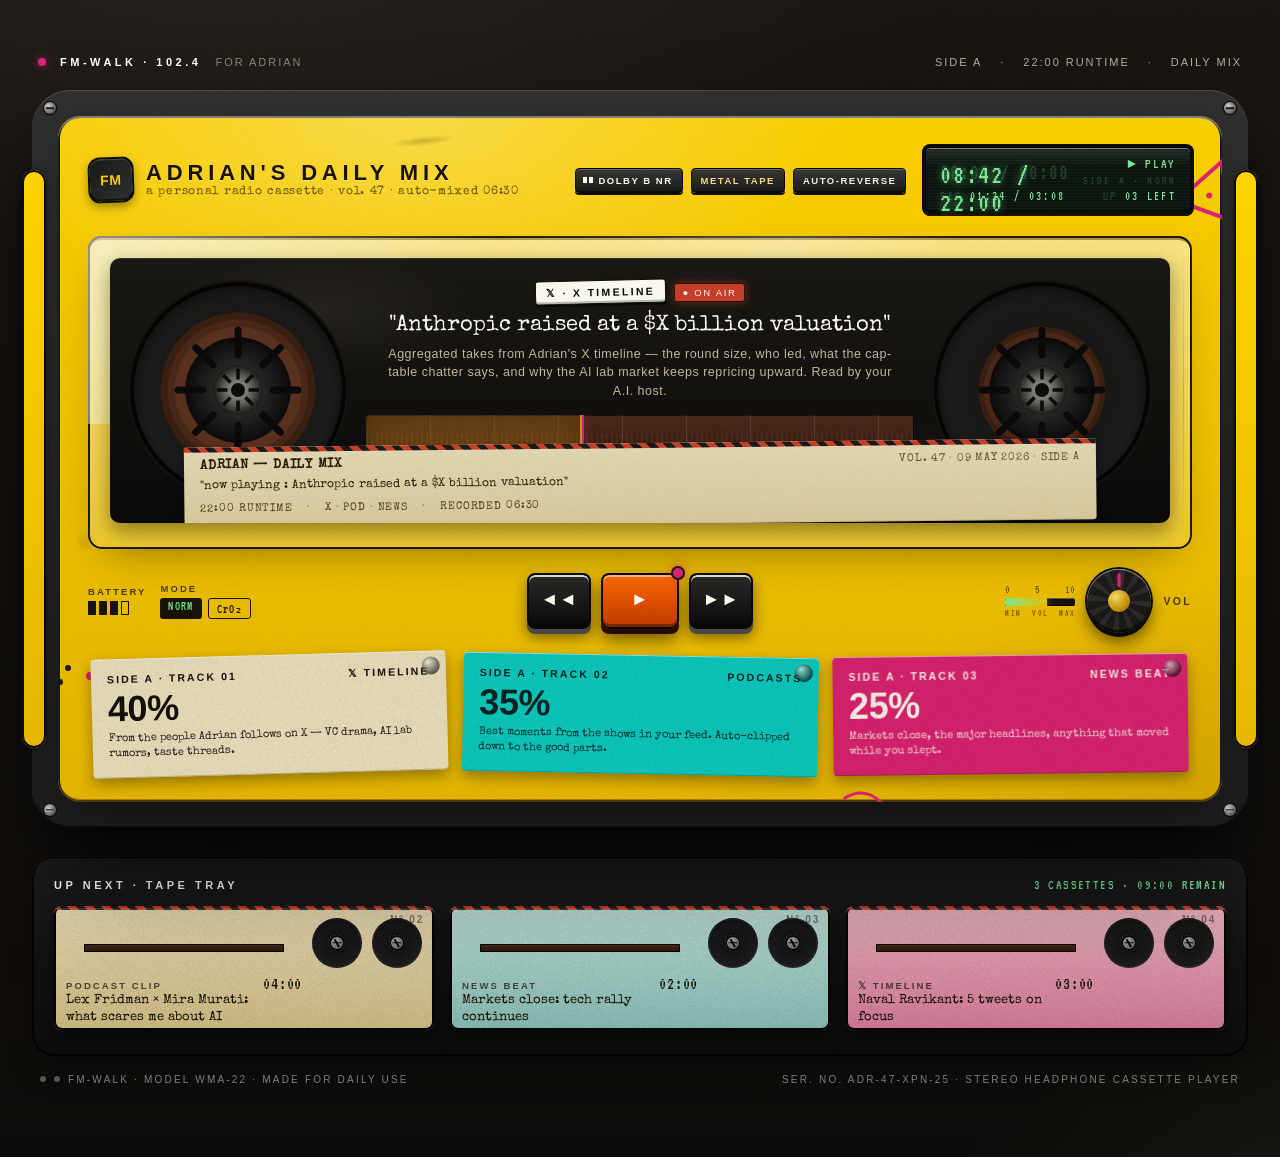
<file: design/listen-surface/variant-B-walkman.html>
<!doctype html>
<html lang="en">
<head>
<meta charset="utf-8" />
<meta name="viewport" content="width=1280" />
<title>FM-WALK — Adrian's Daily Mix Vol. 47</title>
<link rel="preconnect" href="https://fonts.googleapis.com">
<link rel="preconnect" href="https://fonts.gstatic.com" crossorigin>
<link href="https://fonts.googleapis.com/css2?family=VT323&family=Special+Elite&display=swap" rel="stylesheet">
<style>
  /* ---------- base ---------- */
  *, *::before, *::after { box-sizing: border-box; }
  html, body { margin: 0; padding: 0; }
  :root{
    --yellow:        #ffd400;
    --yellow-deep:   #e8b800;
    --yellow-shade:  #b78700;
    --rubber:        #2a2a2a;
    --rubber-hi:     #3a3a3a;
    --rubber-lo:     #161616;
    --plastic-cream: #f0e8d6;
    --label-paper:   #efe6c8;
    --tape-brown:    #4a2a1a;
    --tape-brown-2:  #2a160c;
    --cyan:          #0bd2d2;
    --magenta:       #e0237a;
    --orange:        #ff7a1a;
    --ink:           #161112;
    --lcd-bg:        #0c1410;
    --lcd-fg:        #7cf09c;
    --lcd-dim:       rgba(124,240,156,0.20);
    --geo-font:      "Eurostile", "Bahnschrift", "Helvetica Neue", Helvetica, Arial, sans-serif;
    --type-font:     "Special Elite", "Courier New", ui-monospace, monospace;
    --lcd-font:      "VT323", ui-monospace, monospace;
  }

  body{
    min-height: 100vh;
    background:
      radial-gradient(1200px 600px at 18% -10%, #2a2622 0%, transparent 60%),
      radial-gradient(900px 500px at 110% 110%, #1d1b18 0%, transparent 55%),
      linear-gradient(180deg, #1a1714 0%, #0e0c0a 100%);
    color: #f4efe5;
    font-family: var(--geo-font);
    -webkit-font-smoothing: antialiased;
    padding: 56px 32px 72px;
  }

  /* faint paper/grain noise overlay on whole page */
  body::before{
    content:"";
    position: fixed; inset:0;
    pointer-events:none;
    opacity:.18;
    mix-blend-mode: overlay;
    background-image: url("data:image/svg+xml;utf8,<svg xmlns='http://www.w3.org/2000/svg' width='160' height='160'><filter id='n'><feTurbulence type='fractalNoise' baseFrequency='0.9' numOctaves='2' stitchTiles='stitch'/><feColorMatrix values='0 0 0 0 0  0 0 0 0 0  0 0 0 0 0  0 0 0 0.6 0'/></filter><rect width='100%25' height='100%25' filter='url(%23n)'/></svg>");
    z-index: 0;
  }

  .stage{
    position: relative;
    width: 1216px;
    margin: 0 auto;
    z-index: 1;
  }

  /* ---------- top brand bar ---------- */
  .topbar{
    display:flex;
    align-items:center;
    justify-content:space-between;
    padding: 0 6px 22px;
    color: #cfc7b6;
    letter-spacing: 0.18em;
    font-size: 11px;
    text-transform: uppercase;
  }
  .topbar .lhs{ display:flex; align-items:center; gap:14px; }
  .topbar .dot{
    width:8px; height:8px; border-radius:50%;
    background: var(--magenta);
    box-shadow: 0 0 8px rgba(224,35,122,.7);
  }
  .topbar .station{
    font-weight: 700;
    color: #fff;
    letter-spacing: 0.32em;
  }
  .topbar .rhs{ display:flex; gap:18px; opacity:.85; }

  /* ---------- memphis confetti, restrained ---------- */
  .memphis{ position:absolute; inset:0; pointer-events:none; z-index:0; overflow:visible; }
  .memphis svg{ position:absolute; }
  .m-squig-1{ top: -38px; left: 70px;  transform: rotate(-12deg); }
  .m-squig-2{ bottom: -18px; right: 220px; transform: rotate(8deg); }
  .m-tri-1  { top: 40px;  right: -22px; transform: rotate(20deg); }
  .m-dots-1 { bottom: 80px; left: -28px; }

  /* ---------- main body of walkman ---------- */
  .walkman{
    position: relative;
    border-radius: 38px;
    padding: 26px;
    background:
      /* outer rubber bumper */
      linear-gradient(180deg, #2f2f2f 0%, #1c1c1c 100%);
    box-shadow:
      0 1px 0 #4a4a4a inset,
      0 -2px 0 #0b0b0b inset,
      0 30px 60px -20px rgba(0,0,0,0.8),
      0 60px 120px -30px rgba(0,0,0,0.6);
    z-index: 1;
  }

  /* yellow inner panel */
  .panel{
    position: relative;
    border-radius: 22px;
    padding: 30px 30px 28px;
    background:
      /* matte plastic mottling */
      radial-gradient(800px 380px at 30% 0%, #ffe04a 0%, transparent 55%),
      radial-gradient(600px 380px at 100% 100%, #d8a900 0%, transparent 60%),
      linear-gradient(180deg, var(--yellow) 0%, var(--yellow-deep) 100%);
    box-shadow:
      0 2px 0 rgba(255,255,255,0.45) inset,
      0 -3px 0 rgba(120,84,0,0.55) inset,
      0 0 0 2px #1a1a1a inset,
      0 18px 36px -16px rgba(0,0,0,.55);
    overflow: hidden;
  }
  /* matte grain on the yellow */
  .panel::after{
    content:"";
    position:absolute; inset:0;
    pointer-events:none;
    mix-blend-mode: multiply;
    opacity:.25;
    background-image: url("data:image/svg+xml;utf8,<svg xmlns='http://www.w3.org/2000/svg' width='220' height='220'><filter id='n'><feTurbulence type='fractalNoise' baseFrequency='1.3' numOctaves='2' stitchTiles='stitch'/><feColorMatrix values='0 0 0 0 0.34  0 0 0 0 0.27  0 0 0 0 0  0 0 0 0.55 0'/></filter><rect width='100%25' height='100%25' filter='url(%23n)'/></svg>");
    border-radius: 22px;
  }
  /* a few scuffs */
  .panel .scuff{
    position:absolute;
    pointer-events:none;
    background:
      radial-gradient(closest-side, rgba(0,0,0,.18), transparent 70%);
    border-radius: 50%;
    mix-blend-mode: multiply;
  }
  .panel .scuff.s1{ width: 90px; height: 14px; top: 18px; left: 320px; transform: rotate(-6deg); }
  .panel .scuff.s2{ width: 60px; height: 8px;  bottom: 90px; right: 110px; transform: rotate(3deg); }
  .panel .scuff.s3{ width: 30px; height: 30px; top: 60%; left: 12px; opacity:.5; }

  /* ---------- header on yellow: brand + badges + LCD ---------- */
  .panel-header{
    display:grid;
    grid-template-columns: 1fr auto auto;
    align-items: center;
    gap: 18px;
    margin-bottom: 22px;
  }
  .brand-block{
    display:flex; align-items:center; gap:12px;
  }
  .brand-mark{
    width: 46px; height: 46px; border-radius: 12px;
    background:
      linear-gradient(135deg, #1a1a1a 0%, #303030 100%);
    box-shadow:
      0 1px 0 rgba(255,255,255,.18) inset,
      0 -2px 0 rgba(0,0,0,.55) inset,
      0 4px 8px rgba(0,0,0,.35);
    display:grid; place-items:center;
    color: var(--yellow);
    font-weight: 800;
    letter-spacing: 0.06em;
    font-size: 14px;
    transform: rotate(-2deg);
    border: 2px solid #0d0d0d;
  }
  .brand-name{
    font-weight: 800;
    letter-spacing: 0.22em;
    color: #1a1208;
    font-size: 22px;
    text-shadow: 0 1px 0 rgba(255,255,255,.35);
  }
  .brand-sub{
    font-family: var(--type-font);
    color: #3a2a08;
    font-size: 12px;
    letter-spacing: 0.06em;
    margin-top: 2px;
    opacity: .75;
  }
  .brand-text{ display:flex; flex-direction:column; line-height:1; }

  .badges{ display:flex; gap:8px; align-items:center; }
  .badge{
    font-family: var(--geo-font);
    font-weight: 700;
    font-size: 9.5px;
    letter-spacing: 0.16em;
    color: #f4f4f4;
    padding: 6px 9px;
    border-radius: 4px;
    background:
      linear-gradient(180deg, #3a3a3a 0%, #1a1a1a 100%);
    box-shadow:
      0 1px 0 rgba(255,255,255,.22) inset,
      0 -1px 0 rgba(0,0,0,.6) inset,
      0 2px 0 #0a0a0a;
    text-transform: uppercase;
    border: 1px solid #0a0a0a;
  }
  .badge.metal{ color: #ffe28a; }
  .badge.dolby{
    color:#fff;
    position:relative;
    padding-left: 22px;
  }
  .badge.dolby::before{
    content:"";
    position:absolute;
    left: 6px; top: 50%; transform: translateY(-50%);
    width: 12px; height: 10px;
    background:
      radial-gradient(ellipse at center, #fff 0 50%, transparent 51%) left center/6px 10px no-repeat,
      radial-gradient(ellipse at center, #fff 0 50%, transparent 51%) right center/6px 10px no-repeat;
  }

  /* LCD time readout */
  .lcd{
    background: var(--lcd-bg);
    border-radius: 6px;
    padding: 9px 14px;
    box-shadow:
      0 1px 0 rgba(255,255,255,.4) inset,
      0 -2px 0 rgba(0,0,0,.7) inset,
      0 2px 0 #1a1100,
      0 0 0 2px #0a0a0a;
    border: 2px solid #0a0a0a;
    position:relative;
    min-width: 220px;
    font-family: var(--lcd-font);
  }
  .lcd::before{
    /* subtle scanline / glass tint */
    content:"";
    position:absolute; inset:0;
    background:
      linear-gradient(180deg, rgba(255,255,255,.10), transparent 30%),
      repeating-linear-gradient(0deg, rgba(124,240,156,.05) 0 1px, transparent 1px 3px);
    border-radius: 6px;
    pointer-events:none;
  }
  .lcd-row{ display:flex; align-items:center; justify-content:space-between; gap:14px; }
  .lcd .ghost{
    color: var(--lcd-dim);
    font-size: 22px;
    line-height: 1;
    letter-spacing: 0.04em;
  }
  .lcd .live{
    color: var(--lcd-fg);
    font-size: 28px;
    line-height: 1;
    letter-spacing: 0.06em;
    text-shadow: 0 0 8px rgba(124,240,156,.65);
  }
  .lcd-meta{
    display:flex;
    justify-content: space-between;
    margin-top: 4px;
    color: var(--lcd-fg);
    font-size: 13px;
    letter-spacing: 0.18em;
  }
  .lcd-meta .small{ color: var(--lcd-dim); }

  /* ---------- cassette window ---------- */
  .cassette-window{
    position: relative;
    border-radius: 14px;
    padding: 22px 22px 26px;
    background:
      linear-gradient(180deg, rgba(255,255,255,.55) 0%, rgba(255,255,255,.18) 100%);
    box-shadow:
      0 0 0 2px #1a1a1a inset,
      0 4px 0 rgba(120,84,0,0.55) inset,
      0 -2px 0 rgba(255,255,255,.55) inset,
      0 18px 40px -20px rgba(0,0,0,.45);
    backdrop-filter: blur(0.5px);
    overflow: hidden;
  }
  /* clear-plastic gloss streaks */
  .cassette-window::before{
    content:"";
    position:absolute;
    top: 0; left: 0; right: 0; height: 60%;
    background:
      linear-gradient(110deg, rgba(255,255,255,.55) 0%, rgba(255,255,255,0) 35%, rgba(255,255,255,.25) 60%, rgba(255,255,255,0) 75%);
    pointer-events:none;
  }
  .cassette-window::after{
    content:"";
    position:absolute; right: 8px; top: 8px; bottom: 8px; width: 1px;
    background: linear-gradient(180deg, rgba(0,0,0,.0), rgba(0,0,0,.18), rgba(0,0,0,0));
  }

  .cassette-inner{
    position: relative;
    background:
      linear-gradient(180deg, #1a1816 0%, #0c0a09 100%);
    border-radius: 10px;
    padding: 18px;
    box-shadow:
      0 1px 0 rgba(255,255,255,.12) inset,
      0 -2px 0 rgba(0,0,0,.6) inset,
      0 8px 20px rgba(0,0,0,.4);
    overflow: hidden;
  }
  .cassette-inner::before{
    /* faint cassette shell mottling */
    content:"";
    position:absolute; inset:0;
    background:
      radial-gradient(220px 90px at 20% 20%, rgba(255,255,255,.06), transparent 70%),
      radial-gradient(200px 80px at 80% 80%, rgba(255,255,255,.04), transparent 70%);
    pointer-events:none;
  }

  .cassette-grid{
    display: grid;
    grid-template-columns: 220px 1fr 220px;
    gap: 18px;
    align-items: center;
  }

  /* Spool well */
  .spool-well{
    position: relative;
    aspect-ratio: 1 / 1;
    width: 220px;
    border-radius: 50%;
    background:
      radial-gradient(circle at 50% 50%, #0d0d0d 0%, #1c1c1c 60%, #0a0a0a 100%);
    box-shadow:
      0 0 0 2px rgba(255,255,255,.06) inset,
      0 0 0 6px #050505 inset,
      0 8px 20px rgba(0,0,0,.5) inset;
    display:grid; place-items:center;
  }
  .spool-well::after{
    /* hub screw hole label like "L" / "R" */
    content: attr(data-side);
    position:absolute; bottom: -22px; left: 50%; transform: translateX(-50%);
    color: #6c5500;
    font-family: var(--type-font);
    font-size: 11px;
    letter-spacing: 0.4em;
  }

  /* the spinning spool itself */
  .spool{
    position: relative;
    width: 80%;
    height: 80%;
    animation: spin 4.6s linear infinite;
    transform-origin: 50% 50%;
  }
  .spool.left{ animation-duration: 3.2s; }   /* still has a lot of tape, spins slower */
  .spool.right{ animation-duration: 6.0s; }  /* less tape wound on, spins faster... we invert later */

  /* Actually for a cassette, the take-up reel (right) ROTATES FASTER per second
     once it's nearly full, but most of the time the reel with LESS tape spins
     faster. At 8:42 / 22:00 -> left (supply) is fuller, right (take-up) has
     less. So right spins faster than left. Above values are correct. */

  @keyframes spin { to { transform: rotate(360deg); } }

  /* ---------- tape stretched between spools (progress) ---------- */
  .tape-bridge{
    position: relative;
    height: 64px;
    border-radius: 4px;
    background:
      linear-gradient(180deg, var(--tape-brown) 0%, var(--tape-brown-2) 100%);
    box-shadow:
      0 1px 0 rgba(255,255,255,.05) inset,
      0 -1px 0 rgba(0,0,0,.6) inset,
      0 0 0 1px #0a0605 inset;
    overflow: hidden;
  }
  .tape-bridge::before{
    /* shimmery oxide stripe */
    content:"";
    position:absolute; inset: 18px 0;
    background:
      repeating-linear-gradient(90deg,
        rgba(255,200,140,.10) 0 2px,
        transparent 2px 5px);
    pointer-events:none;
    opacity:.6;
  }
  /* progress fill = elapsed mass on right reel; here we paint a subtle
     overlay showing how far along we are so progress is legible at a glance. */
  .tape-bridge .progress{
    position:absolute; left:0; top:0; bottom:0;
    width: 39.5%; /* 8:42 / 22:00 ≈ 0.395 */
    background:
      linear-gradient(180deg, rgba(255,212,0,.18), rgba(255,122,26,.30));
    box-shadow:
      inset -2px 0 0 rgba(255,212,0,.7),
      inset 0 0 30px rgba(0,0,0,.3);
  }
  .tape-bridge .ticks{
    position:absolute; inset:0;
    background:
      repeating-linear-gradient(90deg,
        rgba(255,255,255,.10) 0 1px,
        transparent 1px 64px);
    pointer-events:none;
  }
  .tape-bridge .head{
    position:absolute; top: -6px; bottom: -6px;
    left: 39.5%;
    width: 2px;
    background: var(--magenta);
    box-shadow: 0 0 8px rgba(224,35,122,.7);
  }
  .tape-bridge .head::after{
    content:"";
    position:absolute; top:-6px; left:-5px;
    width:12px; height:6px; border-radius:2px;
    background: var(--magenta);
    box-shadow: 0 0 8px rgba(224,35,122,.7);
  }

  /* ---------- spool SVG styling ---------- */
  .spool svg{ width:100%; height:100%; display:block; }

  /* ---------- cassette "label" inlay ---------- */
  .label-inlay{
    position: absolute;
    left: 50%;
    bottom: -1px;
    transform: translateX(-50%) rotate(-0.6deg);
    width: 86%;
    padding: 12px 16px 14px;
    background:
      /* hand-typed paper */
      linear-gradient(180deg, #f3ead0 0%, #e7dab3 100%);
    border-radius: 3px;
    box-shadow:
      0 1px 0 rgba(255,255,255,.6) inset,
      0 -1px 0 rgba(0,0,0,.10) inset,
      0 6px 12px rgba(0,0,0,.4);
    font-family: var(--type-font);
    color: #2c2208;
  }
  .label-inlay::before{
    /* paper grain */
    content:"";
    position:absolute; inset:0;
    background-image: url("data:image/svg+xml;utf8,<svg xmlns='http://www.w3.org/2000/svg' width='160' height='160'><filter id='n'><feTurbulence type='fractalNoise' baseFrequency='2.0' numOctaves='2' stitchTiles='stitch'/><feColorMatrix values='0 0 0 0 0.18  0 0 0 0 0.13  0 0 0 0 0.04  0 0 0 0.55 0'/></filter><rect width='100%25' height='100%25' filter='url(%23n)'/></svg>");
    mix-blend-mode: multiply;
    opacity:.35;
    pointer-events:none;
  }
  .label-inlay::after{
    /* magnetic-strip warning bar at top */
    content:"";
    position:absolute; left:0; right:0; top:0; height:5px;
    background: repeating-linear-gradient(45deg, #c9402a 0 6px, #1a1a1a 6px 12px);
  }
  .label-inlay .row1{
    display:flex; align-items:baseline; justify-content:space-between;
    font-size: 13px;
    letter-spacing: 0.06em;
    text-transform: uppercase;
  }
  .label-inlay .row1 .who{ font-weight: 700; }
  .label-inlay .row1 .vol{ font-size: 11px; opacity:.7; }
  .label-inlay .row2{
    margin-top: 6px;
    font-size: 12px;
    line-height: 1.4;
  }
  .label-inlay .row3{
    display:flex; gap: 14px; margin-top: 8px;
    font-size: 11px;
    color: #5a4513;
    letter-spacing: 0.08em;
    text-transform: uppercase;
  }

  /* ---------- now playing / center info ---------- */
  .now{
    color: #f3ead0;
    text-align: center;
    font-family: var(--geo-font);
    padding: 4px 4px 0;
  }
  .now .source-row{
    display:flex; align-items:center; justify-content:center; gap:8px;
    margin-bottom: 8px;
  }
  .source-pill{
    display:inline-flex; align-items:center; gap:6px;
    padding: 5px 10px;
    border-radius: 3px;
    font-weight: 800;
    font-size: 10.5px;
    letter-spacing: 0.22em;
    text-transform: uppercase;
    color: #0a0a0a;
    box-shadow:
      0 1px 0 rgba(255,255,255,.5) inset,
      0 -2px 0 rgba(0,0,0,.25) inset,
      0 2px 0 rgba(0,0,0,.5);
    border: 1.5px solid #0a0a0a;
    transform: rotate(-1.4deg);
  }
  .source-pill.x      { background: #fff; }
  .source-pill.x .x   { font-weight: 900; }
  .source-pill.pod    { background: var(--cyan); color:#062525; }
  .source-pill.news   { background: var(--magenta); color:#fff; }

  .now .live-tag{
    color: #fff;
    background: #c9402a;
    padding: 3px 7px;
    border-radius: 3px;
    font-size: 9.5px;
    letter-spacing: 0.18em;
    box-shadow: 0 0 8px rgba(255,80,40,.4);
    border: 1px solid #2a0d05;
  }

  .now .title{
    font-family: var(--type-font);
    font-size: 22px;
    line-height: 1.3;
    color: #fff;
    text-shadow: 0 1px 0 rgba(0,0,0,.25), 0 0 22px rgba(255,255,255,.05);
    margin: 6px auto 4px;
    max-width: 540px;
  }
  .now .syn{
    font-family: var(--geo-font);
    color: #d8cfb0;
    font-size: 12.5px;
    line-height: 1.5;
    letter-spacing: 0.04em;
    max-width: 520px;
    margin: 0 auto 14px;
    opacity: .9;
  }

  /* segment progress underneath the now-playing */
  .seg{
    display:flex; align-items:center; gap:10px; justify-content:center;
    color: #cdc294;
    font-family: var(--lcd-font);
    font-size: 16px;
    letter-spacing: 0.06em;
  }
  .seg-bar{
    width: 220px;
    height: 6px;
    background: #1a1a1a;
    border-radius: 999px;
    box-shadow:
      0 1px 0 rgba(255,255,255,.06) inset,
      0 -1px 0 rgba(0,0,0,.6) inset;
    overflow: hidden;
    position: relative;
  }
  .seg-bar > span{
    display:block; height:100%; width: 44.7%; /* 1:24 / 3:08 */
    background: linear-gradient(90deg, var(--orange) 0%, var(--magenta) 100%);
    box-shadow: 0 0 8px rgba(224,35,122,.5);
  }

  /* ---------- transport keys ---------- */
  .deck-bay{
    margin-top: 20px;
    display:grid;
    grid-template-columns: 1fr auto 1fr;
    align-items: center;
    gap: 24px;
  }
  .keys{
    display:flex; gap: 10px;
    justify-content:center;
  }
  .key{
    appearance: none;
    border: 2px solid #0a0a0a;
    cursor: pointer;
    width: 64px; height: 56px;
    border-radius: 8px;
    font-family: var(--geo-font);
    font-weight: 800;
    color: #1a1208;
    font-size: 18px;
    letter-spacing: 0.04em;
    background:
      linear-gradient(180deg, #f4f4f4 0%, #c9c9c9 60%, #9b9b9b 100%);
    box-shadow:
      0 2px 0 rgba(255,255,255,.85) inset,
      0 -3px 0 rgba(0,0,0,.35) inset,
      0 5px 0 #4a4a4a,
      0 8px 14px rgba(0,0,0,.5);
    transform: translateY(0);
    transition: transform .06s ease, box-shadow .06s ease;
    display:grid; place-items:center;
    position: relative;
  }
  .key:active{
    transform: translateY(3px);
    box-shadow:
      0 1px 0 rgba(255,255,255,.7) inset,
      0 -2px 0 rgba(0,0,0,.35) inset,
      0 2px 0 #4a4a4a,
      0 4px 8px rgba(0,0,0,.5);
  }
  .key .glyph{
    font-size: 18px;
    transform: translateY(-1px);
  }
  .key.play{
    width: 78px;
    background:
      linear-gradient(180deg, #ff6a00 0%, #c63a00 100%);
    color: #fff;
    box-shadow:
      0 2px 0 rgba(255,200,170,.85) inset,
      0 -3px 0 rgba(60,15,0,.55) inset,
      0 5px 0 #2a0a00,
      0 10px 18px rgba(0,0,0,.55);
  }
  .key.play.on::after{
    /* red REC-ish dot indicating playing state */
    content:"";
    position:absolute; top:-9px; right:-8px;
    width:14px; height:14px; border-radius:50%;
    background: var(--magenta);
    border: 2px solid #1a1a1a;
    box-shadow: 0 0 10px rgba(224,35,122,.7);
    animation: pulse 1.6s ease-in-out infinite;
  }
  @keyframes pulse { 0%,100%{ transform: scale(1); } 50%{ transform: scale(1.18); } }

  .key.stop{
    background:
      linear-gradient(180deg, #2a2a2a 0%, #0a0a0a 100%);
    color: #fff;
  }

  /* ---------- volume wheel ---------- */
  .volume{
    display:flex; align-items:center; gap: 12px;
    color: #1a1208;
    justify-self: end;
  }
  .vol-label{
    font-size: 10.5px;
    letter-spacing: 0.22em;
    font-weight: 800;
    text-transform: uppercase;
    opacity: .75;
  }
  .wheel{
    width: 64px; height: 64px;
    border-radius: 50%;
    background:
      conic-gradient(from 0deg,
        #2a2a2a 0deg 12deg, #1a1a1a 12deg 30deg,
        #2a2a2a 30deg 42deg, #1a1a1a 42deg 60deg,
        #2a2a2a 60deg 72deg, #1a1a1a 72deg 90deg,
        #2a2a2a 90deg 102deg, #1a1a1a 102deg 120deg,
        #2a2a2a 120deg 132deg, #1a1a1a 132deg 150deg,
        #2a2a2a 150deg 162deg, #1a1a1a 162deg 180deg,
        #2a2a2a 180deg 192deg, #1a1a1a 192deg 210deg,
        #2a2a2a 210deg 222deg, #1a1a1a 222deg 240deg,
        #2a2a2a 240deg 252deg, #1a1a1a 252deg 270deg,
        #2a2a2a 270deg 282deg, #1a1a1a 282deg 300deg,
        #2a2a2a 300deg 312deg, #1a1a1a 312deg 330deg,
        #2a2a2a 330deg 342deg, #1a1a1a 342deg 360deg);
    box-shadow:
      0 0 0 2px #0a0a0a,
      0 4px 0 #0a0a0a,
      0 9px 16px rgba(0,0,0,.55),
      0 1px 0 rgba(255,255,255,.45) inset,
      0 -3px 0 rgba(0,0,0,.6) inset;
    position: relative;
    display:grid; place-items:center;
  }
  .wheel::after{
    content:"";
    position:absolute; top: 4px; left: 50%;
    width: 3px; height: 14px; border-radius: 2px;
    background: var(--magenta);
    transform: translateX(-50%);
    box-shadow: 0 0 6px rgba(224,35,122,.7);
  }
  .wheel-cap{
    width: 22px; height: 22px;
    border-radius: 50%;
    background:
      radial-gradient(circle at 35% 30%, #ffe06a 0%, #c08a00 70%, #6a4a00 100%);
    box-shadow: 0 1px 2px rgba(0,0,0,.5);
  }
  .vol-scale{
    display:flex; flex-direction: column; align-items: stretch; gap: 3px;
    font-family: var(--lcd-font);
    color: #1a1208;
    font-size: 12px;
    line-height: 1;
    margin-left: 4px;
  }
  .vol-scale .nums{
    display:flex; justify-content: space-between; opacity:.6;
    width: 70px;
  }
  .vol-scale .meter{
    width: 70px; height: 8px;
    background: #1a1208;
    border-radius: 2px;
    box-shadow: 0 1px 0 rgba(255,255,255,.3) inset, 0 -1px 0 rgba(0,0,0,.6) inset;
    position: relative;
    overflow: hidden;
  }
  .vol-scale .meter > span{
    display:block; height:100%; width: 60%;
    background: linear-gradient(90deg, var(--lcd-fg), #f7c000);
    box-shadow: 0 0 6px rgba(124,240,156,.5);
  }

  /* the source-mix stickers row across the bottom of yellow panel */
  .stickers{
    margin-top: 22px;
    display:grid;
    grid-template-columns: 1fr 1fr 1fr;
    gap: 16px;
    padding: 0 4px;
  }
  .sticker{
    position: relative;
    padding: 14px 16px 16px;
    border-radius: 4px;
    box-shadow:
      0 1px 0 rgba(255,255,255,.6) inset,
      0 -1px 0 rgba(0,0,0,.18) inset,
      0 6px 14px rgba(0,0,0,.35);
    font-family: var(--type-font);
    color: #14110a;
    overflow: hidden;
  }
  .sticker::after{
    /* paper grain */
    content:"";
    position:absolute; inset:0; pointer-events:none; opacity:.35;
    mix-blend-mode: multiply;
    background-image: url("data:image/svg+xml;utf8,<svg xmlns='http://www.w3.org/2000/svg' width='160' height='160'><filter id='n'><feTurbulence type='fractalNoise' baseFrequency='2.4' numOctaves='2' stitchTiles='stitch'/><feColorMatrix values='0 0 0 0 0.16  0 0 0 0 0.10  0 0 0 0 0.04  0 0 0 0.5 0'/></filter><rect width='100%25' height='100%25' filter='url(%23n)'/></svg>");
  }
  .sticker.x      { background: #f3ead0; transform: rotate(-1.6deg); }
  .sticker.pod    { background: var(--cyan); transform: rotate(1.1deg); color: #062525;}
  .sticker.news   { background: var(--magenta); transform: rotate(-0.7deg); color: #fff;}
  .sticker .top{
    display:flex; align-items:center; justify-content:space-between;
    font-size: 10.5px;
    letter-spacing: 0.2em;
    text-transform: uppercase;
    margin-bottom: 6px;
    font-family: var(--geo-font);
    font-weight: 800;
  }
  .sticker .pct{
    font-family: var(--geo-font);
    font-weight: 900;
    font-size: 36px;
    line-height: 1;
    letter-spacing: -0.01em;
    margin-bottom: 4px;
  }
  .sticker .desc{
    font-size: 11px;
    line-height: 1.4;
    opacity: .9;
  }
  .sticker .corner{
    position:absolute;
    top:6px; right:6px;
    width: 18px; height: 18px;
    border-radius: 50%;
    background:
      radial-gradient(circle at 35% 30%, #fff 0%, #0a0a0a 70%, #0a0a0a 100%);
    box-shadow: 0 0 0 2px rgba(0,0,0,.2) inset;
    opacity: .6;
  }

  /* ---------- Memphis squiggles + dots inline svg lay (just CSS friendly) ---------- */

  /* ---------- TRAY: up next cassettes ---------- */
  .tray{
    margin-top: 28px;
    position: relative;
    border-radius: 22px;
    background:
      linear-gradient(180deg, #1c1c1c 0%, #0c0c0c 100%);
    padding: 22px 22px 26px;
    box-shadow:
      0 1px 0 rgba(255,255,255,.06) inset,
      0 -2px 0 rgba(0,0,0,.7) inset,
      0 0 0 2px #050505 inset,
      0 18px 36px -16px rgba(0,0,0,.6);
  }
  .tray-head{
    display:flex; align-items: baseline; justify-content: space-between;
    margin-bottom: 14px;
    color: #cfc7b6;
    letter-spacing: 0.22em;
    text-transform: uppercase;
    font-size: 11px;
  }
  .tray-head .label{ color:#fff; font-weight: 800; letter-spacing: 0.32em; }
  .tray-head .info{ font-family: var(--lcd-font); color: var(--lcd-fg); font-size: 14px; letter-spacing: 0.1em; }

  .tape-rack{
    display:grid;
    grid-template-columns: 1fr 1fr 1fr;
    gap: 16px;
  }

  /* mini cassette */
  .mini-cassette{
    position: relative;
    border-radius: 8px;
    height: 124px;
    padding: 12px;
    overflow: hidden;
    color: #1a1208;
    box-shadow:
      0 1px 0 rgba(255,255,255,.18) inset,
      0 -2px 0 rgba(0,0,0,.55) inset,
      0 0 0 2px #050505 inset,
      0 8px 18px rgba(0,0,0,.5);
    display:grid;
    grid-template-columns: 50px 1fr 50px;
    grid-template-rows: 1fr auto;
    column-gap: 10px;
    row-gap: 6px;
    align-items: center;
  }
  .mc-shell-1{ background: linear-gradient(180deg, #efe2bd 0%, #d2c188 100%); }
  .mc-shell-2{ background: linear-gradient(180deg, #c5e8e3 0%, #88c1bb 100%); }
  .mc-shell-3{ background: linear-gradient(180deg, #efb9c9 0%, #d77da0 100%); }

  .mini-cassette::before{
    /* matte plastic mottling */
    content:"";
    position:absolute; inset:0;
    background-image: url("data:image/svg+xml;utf8,<svg xmlns='http://www.w3.org/2000/svg' width='220' height='220'><filter id='n'><feTurbulence type='fractalNoise' baseFrequency='1.6' numOctaves='2' stitchTiles='stitch'/><feColorMatrix values='0 0 0 0 0.16  0 0 0 0 0.10  0 0 0 0 0.04  0 0 0 0.45 0'/></filter><rect width='100%25' height='100%25' filter='url(%23n)'/></svg>");
    mix-blend-mode: multiply;
    opacity:.5;
    pointer-events:none;
  }
  .mc-spool{
    grid-row: 1;
    width: 50px; height: 50px; border-radius: 50%;
    background:
      radial-gradient(circle at 50% 50%, #0e0e0e 0%, #1c1c1c 60%, #050505 100%);
    box-shadow:
      0 0 0 2px rgba(255,255,255,.06) inset,
      0 4px 6px rgba(0,0,0,.5) inset;
    display:grid; place-items:center;
    position:relative;
  }
  .mc-spool .h{
    width: 16px; height: 16px; border-radius: 50%;
    background: radial-gradient(circle at 35% 30%, #aaa 0%, #444 100%);
    box-shadow: 0 0 0 2px #0a0a0a inset;
    position: relative;
  }
  .mc-spool .h::before, .mc-spool .h::after{
    content:""; position:absolute; left:50%; top:50%;
    width: 9px; height: 1.5px; background:#0a0a0a;
    transform: translate(-50%,-50%);
  }
  .mc-spool .h::after{ transform: translate(-50%,-50%) rotate(60deg); }
  .mc-spool .h2{ box-shadow: none; }
  .mc-tape{
    grid-row: 1; grid-column: 1 / -1;
    align-self: end;
    height: 8px;
    margin: 0 18px 16px;
    background: linear-gradient(180deg, var(--tape-brown), var(--tape-brown-2));
    border-radius: 1px;
    box-shadow: 0 0 0 1px #0a0605 inset;
    z-index: 0;
  }
  .mc-meta{
    grid-row: 2; grid-column: 1 / -1;
    display: flex; align-items: baseline; justify-content: space-between;
    gap: 10px;
    font-family: var(--type-font);
    line-height: 1.2;
  }
  .mc-meta .lhs-meta{ display:flex; flex-direction:column; min-width:0; flex:1; }
  .mc-meta .src{
    font-family: var(--geo-font);
    font-weight: 800;
    font-size: 9.5px;
    letter-spacing: 0.22em;
    text-transform: uppercase;
    opacity: .7;
    margin-bottom: 2px;
  }
  .mc-meta .ttl{
    font-size: 13px;
    line-height: 1.3;
    overflow: hidden;
    text-overflow: ellipsis;
    display: -webkit-box;
    -webkit-line-clamp: 2;
    -webkit-box-orient: vertical;
  }
  .mc-meta .len{
    font-family: var(--lcd-font);
    font-size: 18px;
    color: #1a1208;
    letter-spacing: 0.04em;
    flex-shrink: 0;
  }
  .mc-num{
    position:absolute;
    top:8px; right:10px;
    font-family: var(--geo-font);
    font-weight: 800;
    font-size: 10px;
    letter-spacing: 0.18em;
    color: rgba(0,0,0,.45);
  }
  .mc-rule{
    /* the diagonal red/black warning stripe at top, like cassette card */
    position:absolute;
    top: 0; left: 0; right: 0; height: 4px;
    background: repeating-linear-gradient(45deg, #c9402a 0 6px, #1a1a1a 6px 12px);
    opacity: .85;
  }

  /* ---------- footer (rubber chin) ---------- */
  .chin{
    margin-top: 18px;
    display:flex; align-items: center; justify-content: space-between;
    color: #888;
    letter-spacing: 0.22em;
    font-size: 10px;
    text-transform: uppercase;
    padding: 0 8px;
  }
  .chin .made{ display:flex; align-items:center; gap:8px; }
  .chin .pin{
    width: 6px; height: 6px; border-radius: 50%;
    background: #5a5a5a;
    box-shadow: 0 0 0 1px #0a0a0a;
  }

  /* a few bolts on the panel corners */
  .bolt{
    position:absolute;
    width: 12px; height: 12px; border-radius: 50%;
    background:
      radial-gradient(circle at 35% 35%, #d2d2d2 0%, #6a6a6a 60%, #1a1a1a 100%);
    box-shadow:
      0 0 0 1px #0a0a0a,
      0 1px 2px rgba(0,0,0,.6);
  }
  .bolt::after{
    content:"";
    position:absolute; top:50%; left:50%; transform: translate(-50%,-50%);
    width: 8px; height: 1.5px; background:#1a1a1a;
  }
  .bolt.tl{ top: 12px; left: 12px; }
  .bolt.tr{ top: 12px; right: 12px; }
  .bolt.bl{ bottom: 12px; left: 12px; }
  .bolt.br{ bottom: 12px; right: 12px; }

  /* ---------- big yellow side bumps (sport walkman vibe) ---------- */
  .walkman::before, .walkman::after{
    content:"";
    position: absolute;
    top: 80px; bottom: 80px;
    width: 24px;
    background:
      linear-gradient(180deg, var(--yellow) 0%, var(--yellow-deep) 100%);
    box-shadow:
      0 0 0 2px #0a0a0a inset,
      0 0 8px rgba(0,0,0,.4);
    border-radius: 14px;
    z-index: 0;
  }
  .walkman::before{ left: -10px; }
  .walkman::after{  right: -10px; }

</style>
</head>
<body>

  <div class="stage">

    <!-- TOP BRANDING BAR -->
    <div class="topbar">
      <div class="lhs">
        <span class="dot"></span>
        <span class="station">FM-WALK · 102.4</span>
        <span style="opacity:.6">FOR ADRIAN</span>
      </div>
      <div class="rhs">
        <span>SIDE A</span>
        <span>·</span>
        <span>22:00 RUNTIME</span>
        <span>·</span>
        <span>DAILY MIX</span>
      </div>
    </div>

    <!-- WALKMAN BODY -->
    <div class="walkman">

      <!-- decorative bolts -->
      <span class="bolt tl"></span>
      <span class="bolt tr"></span>
      <span class="bolt bl"></span>
      <span class="bolt br"></span>

      <!-- yellow panel -->
      <div class="panel">

        <!-- subtle Memphis confetti, restrained -->
        <div class="memphis">
          <!-- squiggle 1, cyan, top-left -->
          <svg class="m-squig-1" width="120" height="34" viewBox="0 0 120 34" fill="none" aria-hidden="true">
            <path d="M2 17 C 14 2, 26 32, 38 17 C 50 2, 62 32, 74 17 C 86 2, 98 32, 110 17"
                  stroke="#0bd2d2" stroke-width="4" stroke-linecap="round" fill="none"/>
          </svg>
          <!-- triangle, magenta, top-right -->
          <svg class="m-tri-1" width="64" height="64" viewBox="0 0 64 64" aria-hidden="true">
            <polygon points="32,4 60,56 4,56" fill="none" stroke="#e0237a" stroke-width="4"/>
            <circle cx="32" cy="40" r="3" fill="#e0237a"/>
          </svg>
          <!-- dot field, magenta+black, bottom-left -->
          <svg class="m-dots-1" width="120" height="60" viewBox="0 0 120 60" aria-hidden="true">
            <g fill="#1a1a1a">
              <circle cx="6" cy="6" r="3"/><circle cx="22" cy="6" r="3"/><circle cx="38" cy="6" r="3"/>
              <circle cx="14" cy="20" r="3"/><circle cx="30" cy="20" r="3"/>
              <circle cx="6" cy="34" r="3"/><circle cx="22" cy="34" r="3"/>
            </g>
            <g fill="#e0237a">
              <circle cx="60" cy="14" r="4"/><circle cx="78" cy="32" r="4"/>
            </g>
          </svg>
          <!-- bottom squiggle, magenta -->
          <svg class="m-squig-2" width="160" height="22" viewBox="0 0 160 22" aria-hidden="true">
            <path d="M2 11 Q 20 -4, 40 11 T 80 11 T 120 11 T 158 11"
                  stroke="#e0237a" stroke-width="3" fill="none" stroke-linecap="round"/>
          </svg>
        </div>

        <!-- scuffs -->
        <div class="scuff s1"></div>
        <div class="scuff s2"></div>
        <div class="scuff s3"></div>

        <!-- HEADER: brand + badges + LCD -->
        <div class="panel-header">
          <div class="brand-block">
            <div class="brand-mark">FM</div>
            <div class="brand-text">
              <div class="brand-name">ADRIAN'S DAILY MIX</div>
              <div class="brand-sub">a personal radio cassette · vol. 47 · auto-mixed 06:30</div>
            </div>
          </div>

          <div class="badges">
            <span class="badge dolby">DOLBY B NR</span>
            <span class="badge metal">METAL TAPE</span>
            <span class="badge">AUTO-REVERSE</span>
          </div>

          <div class="lcd" aria-label="time elapsed of total">
            <div class="lcd-row">
              <!-- ghost segments + live segments overlay -->
              <div style="position:relative;">
                <div class="ghost">88:88 / 88:88</div>
                <div class="live" style="position:absolute; top:0; left:0;">08:42 / 22:00</div>
              </div>
              <div style="display:flex; flex-direction:column; align-items:flex-end; line-height:1;">
                <div style="color:var(--lcd-fg); font-size:14px; letter-spacing:0.12em;">► PLAY</div>
                <div style="color:var(--lcd-dim); font-size:12px; letter-spacing:0.18em; margin-top:3px;">SIDE A · NORM</div>
              </div>
            </div>
            <div class="lcd-meta">
              <span><span class="small">SEG</span> 01:24 / 03:08</span>
              <span><span class="small">UP</span> 03 LEFT</span>
            </div>
          </div>
        </div>

        <!-- CASSETTE WINDOW -->
        <div class="cassette-window">

          <div class="cassette-inner">

            <div class="cassette-grid">

              <!-- LEFT SPOOL -->
              <div class="spool-well" data-side="L · SUPPLY">
                <div class="spool left">
                  <svg viewBox="0 0 100 100" aria-hidden="true">
                    <defs>
                      <radialGradient id="hubL" cx="50%" cy="50%" r="50%">
                        <stop offset="0%"  stop-color="#aaa"/>
                        <stop offset="55%" stop-color="#666"/>
                        <stop offset="100%" stop-color="#1a1a1a"/>
                      </radialGradient>
                      <radialGradient id="reelL" cx="50%" cy="50%" r="50%">
                        <stop offset="0%"  stop-color="#3a3a3a"/>
                        <stop offset="60%" stop-color="#202020"/>
                        <stop offset="100%" stop-color="#0a0a0a"/>
                      </radialGradient>
                    </defs>

                    <!-- wound tape stack (thicker for supply at 8:42/22) -->
                    <circle cx="50" cy="50" r="44" fill="#3a2010"/>
                    <circle cx="50" cy="50" r="40" fill="#4a2818"/>
                    <circle cx="50" cy="50" r="36" fill="#5a3120"/>

                    <!-- reel body -->
                    <circle cx="50" cy="50" r="30" fill="url(#reelL)"/>

                    <!-- spoke slots -->
                    <g fill="#0a0a0a">
                      <rect x="48" y="14" width="4" height="18" rx="2"/>
                      <rect x="48" y="68" width="4" height="18" rx="2"/>
                      <rect x="14" y="48" width="18" height="4" rx="2"/>
                      <rect x="68" y="48" width="18" height="4" rx="2"/>
                      <g transform="rotate(45 50 50)">
                        <rect x="48" y="14" width="4" height="18" rx="2"/>
                        <rect x="48" y="68" width="4" height="18" rx="2"/>
                        <rect x="14" y="48" width="18" height="4" rx="2"/>
                        <rect x="68" y="48" width="18" height="4" rx="2"/>
                      </g>
                    </g>

                    <!-- center hub w/ teeth -->
                    <circle cx="50" cy="50" r="14" fill="url(#hubL)"/>
                    <g fill="#0a0a0a">
                      <rect x="49" y="38" width="2" height="6"/>
                      <rect x="49" y="56" width="2" height="6"/>
                      <rect x="38" y="49" width="6" height="2"/>
                      <rect x="56" y="49" width="6" height="2"/>
                      <g transform="rotate(45 50 50)">
                        <rect x="49" y="38" width="2" height="6"/>
                        <rect x="49" y="56" width="2" height="6"/>
                        <rect x="38" y="49" width="6" height="2"/>
                        <rect x="56" y="49" width="6" height="2"/>
                      </g>
                    </g>
                    <circle cx="50" cy="50" r="4" fill="#0a0a0a"/>
                  </svg>
                </div>
              </div>

              <!-- TAPE / NOW PLAYING column -->
              <div>
                <div class="now">
                  <div class="source-row">
                    <span class="source-pill x">𝕏 · X TIMELINE</span>
                    <span class="live-tag">● ON AIR</span>
                  </div>
                  <div class="title">"Anthropic raised at a $X billion valuation"</div>
                  <div class="syn">
                    Aggregated takes from Adrian's X timeline — the round size, who led,
                    what the cap-table chatter says, and why the AI lab market keeps
                    repricing upward. Read by your A.I. host.
                  </div>
                </div>

                <!-- the stretched tape between the two spools -->
                <div class="tape-bridge" aria-label="episode progress 8:42 of 22:00">
                  <div class="ticks"></div>
                  <div class="progress"></div>
                  <div class="head" aria-hidden="true"></div>
                </div>

                <div class="seg" style="margin-top:10px;">
                  <span style="color:#9b9268; letter-spacing:0.18em; font-size:10px; font-family:var(--geo-font);">SEG</span>
                  <span>01:24</span>
                  <div class="seg-bar"><span></span></div>
                  <span>03:08</span>
                </div>

              </div>

              <!-- RIGHT SPOOL -->
              <div class="spool-well" data-side="R · TAKE-UP">
                <div class="spool right">
                  <svg viewBox="0 0 100 100" aria-hidden="true">
                    <defs>
                      <radialGradient id="hubR" cx="50%" cy="50%" r="50%">
                        <stop offset="0%"  stop-color="#aaa"/>
                        <stop offset="55%" stop-color="#666"/>
                        <stop offset="100%" stop-color="#1a1a1a"/>
                      </radialGradient>
                      <radialGradient id="reelR" cx="50%" cy="50%" r="50%">
                        <stop offset="0%"  stop-color="#3a3a3a"/>
                        <stop offset="60%" stop-color="#202020"/>
                        <stop offset="100%" stop-color="#0a0a0a"/>
                      </radialGradient>
                    </defs>

                    <!-- wound tape stack — thinner on take-up at 8:42/22 -->
                    <circle cx="50" cy="50" r="36" fill="#3a2010"/>
                    <circle cx="50" cy="50" r="33" fill="#4a2818"/>

                    <!-- reel body -->
                    <circle cx="50" cy="50" r="30" fill="url(#reelR)"/>

                    <g fill="#0a0a0a">
                      <rect x="48" y="14" width="4" height="18" rx="2"/>
                      <rect x="48" y="68" width="4" height="18" rx="2"/>
                      <rect x="14" y="48" width="18" height="4" rx="2"/>
                      <rect x="68" y="48" width="18" height="4" rx="2"/>
                      <g transform="rotate(45 50 50)">
                        <rect x="48" y="14" width="4" height="18" rx="2"/>
                        <rect x="48" y="68" width="4" height="18" rx="2"/>
                        <rect x="14" y="48" width="18" height="4" rx="2"/>
                        <rect x="68" y="48" width="18" height="4" rx="2"/>
                      </g>
                    </g>

                    <circle cx="50" cy="50" r="14" fill="url(#hubR)"/>
                    <g fill="#0a0a0a">
                      <rect x="49" y="38" width="2" height="6"/>
                      <rect x="49" y="56" width="2" height="6"/>
                      <rect x="38" y="49" width="6" height="2"/>
                      <rect x="56" y="49" width="6" height="2"/>
                      <g transform="rotate(45 50 50)">
                        <rect x="49" y="38" width="2" height="6"/>
                        <rect x="49" y="56" width="2" height="6"/>
                        <rect x="38" y="49" width="6" height="2"/>
                        <rect x="56" y="49" width="6" height="2"/>
                      </g>
                    </g>
                    <circle cx="50" cy="50" r="4" fill="#0a0a0a"/>
                  </svg>
                </div>
              </div>

            </div>

            <!-- the cassette label inlay sitting along the bottom edge of the window -->
            <div class="label-inlay">
              <div class="row1">
                <span class="who">ADRIAN — DAILY MIX</span>
                <span class="vol">VOL. 47 · 09 MAY 2026 · SIDE A</span>
              </div>
              <div class="row2">
                "now playing : Anthropic raised at a $X billion valuation"
              </div>
              <div class="row3">
                <span>22:00 RUNTIME</span>
                <span>·</span>
                <span>X · POD · NEWS</span>
                <span>·</span>
                <span>RECORDED 06:30</span>
              </div>
            </div>

          </div>

        </div>

        <!-- TRANSPORT + VOLUME ROW -->
        <div class="deck-bay">
          <!-- left filler: a tiny battery indicator + reverse switch -->
          <div style="display:flex; align-items:center; gap:14px;">
            <div style="display:flex; flex-direction:column; gap:4px; font-family:var(--geo-font); color:#1a1208;">
              <div style="font-size:9.5px; letter-spacing:0.22em; font-weight:800; text-transform:uppercase; opacity:.75;">Battery</div>
              <div style="display:flex; gap:3px;">
                <span style="display:inline-block; width:8px; height:14px; border:1.5px solid #1a1208; background:#1a1208;"></span>
                <span style="display:inline-block; width:8px; height:14px; border:1.5px solid #1a1208; background:#1a1208;"></span>
                <span style="display:inline-block; width:8px; height:14px; border:1.5px solid #1a1208; background:#1a1208;"></span>
                <span style="display:inline-block; width:8px; height:14px; border:1.5px solid #1a1208; background:transparent;"></span>
              </div>
            </div>
            <div style="display:flex; flex-direction:column; gap:4px; font-family:var(--geo-font); color:#1a1208;">
              <div style="font-size:9.5px; letter-spacing:0.22em; font-weight:800; text-transform:uppercase; opacity:.75;">Mode</div>
              <div style="display:flex; gap:6px;">
                <span style="font-family:var(--lcd-font); padding:2px 8px; background:#1a1208; color:var(--lcd-fg); border-radius:3px; font-size:13px; letter-spacing:0.1em;">NORM</span>
                <span style="font-family:var(--lcd-font); padding:2px 8px; background:transparent; color:#1a1208; border:1.5px solid #1a1208; border-radius:3px; font-size:13px; letter-spacing:0.1em;">CrO₂</span>
              </div>
            </div>
          </div>

          <!-- transport keys (the heart) -->
          <div class="keys" role="group" aria-label="transport">
            <button class="key stop" title="Skip back" aria-label="skip back">
              <span class="glyph">◄◄</span>
            </button>
            <button class="key play on" title="Playing — tap to pause" aria-label="pause">
              <span class="glyph">►</span>
            </button>
            <button class="key stop" title="Skip forward" aria-label="skip forward">
              <span class="glyph">►►</span>
            </button>
          </div>

          <!-- volume -->
          <div class="volume">
            <div class="vol-scale" aria-label="volume level">
              <div class="nums"><span>0</span><span>5</span><span>10</span></div>
              <div class="meter"><span></span></div>
              <div style="display:flex; justify-content:space-between; font-size:9px; letter-spacing:0.16em; opacity:.6;">
                <span>MIN</span><span>VOL</span><span>MAX</span>
              </div>
            </div>
            <div class="wheel" aria-label="volume wheel">
              <div class="wheel-cap"></div>
            </div>
            <div class="vol-label">VOL</div>
          </div>
        </div>

        <!-- SOURCE-MIX STICKERS (40 / 35 / 25) -->
        <div class="stickers" aria-label="source mix this episode">
          <div class="sticker x">
            <div class="corner"></div>
            <div class="top">
              <span>SIDE A · TRACK 01</span>
              <span>𝕏 TIMELINE</span>
            </div>
            <div class="pct">40%</div>
            <div class="desc">From the people Adrian follows on X — VC drama, AI lab rumors, taste threads.</div>
          </div>
          <div class="sticker pod">
            <div class="corner"></div>
            <div class="top">
              <span>SIDE A · TRACK 02</span>
              <span>PODCASTS</span>
            </div>
            <div class="pct">35%</div>
            <div class="desc">Best moments from the shows in your feed. Auto-clipped down to the good parts.</div>
          </div>
          <div class="sticker news">
            <div class="corner"></div>
            <div class="top">
              <span>SIDE A · TRACK 03</span>
              <span>NEWS BEAT</span>
            </div>
            <div class="pct">25%</div>
            <div class="desc">Markets close, the major headlines, anything that moved while you slept.</div>
          </div>
        </div>

      </div><!-- /panel -->

    </div><!-- /walkman -->


    <!-- TRAY: stacked cassettes for UP NEXT -->
    <div class="tray" aria-label="up next">
      <div class="tray-head">
        <span class="label">UP NEXT · TAPE TRAY</span>
        <span class="info">3 CASSETTES · 09:00 REMAIN</span>
      </div>

      <div class="tape-rack">

        <!-- cassette 1 — podcast -->
        <div class="mini-cassette mc-shell-1">
          <div class="mc-rule"></div>
          <div class="mc-num">N° 02</div>
          <div class="mc-spool"><span class="h"></span></div>
          <div></div>
          <div class="mc-spool"><span class="h"></span></div>
          <div class="mc-tape"></div>
          <div class="mc-meta">
            <div class="lhs-meta">
              <div class="src">Podcast Clip</div>
              <div class="ttl">Lex Fridman × Mira Murati: what scares me about AI</div>
            </div>
            <div class="len">04:00</div>
          </div>
        </div>

        <!-- cassette 2 — news -->
        <div class="mini-cassette mc-shell-2">
          <div class="mc-rule"></div>
          <div class="mc-num">N° 03</div>
          <div class="mc-spool"><span class="h"></span></div>
          <div></div>
          <div class="mc-spool"><span class="h"></span></div>
          <div class="mc-tape"></div>
          <div class="mc-meta">
            <div class="lhs-meta">
              <div class="src">News Beat</div>
              <div class="ttl">Markets close: tech rally continues</div>
            </div>
            <div class="len">02:00</div>
          </div>
        </div>

        <!-- cassette 3 — X timeline -->
        <div class="mini-cassette mc-shell-3">
          <div class="mc-rule"></div>
          <div class="mc-num">N° 04</div>
          <div class="mc-spool"><span class="h"></span></div>
          <div></div>
          <div class="mc-spool"><span class="h"></span></div>
          <div class="mc-tape"></div>
          <div class="mc-meta">
            <div class="lhs-meta">
              <div class="src">𝕏 Timeline</div>
              <div class="ttl">Naval Ravikant: 5 tweets on focus</div>
            </div>
            <div class="len">03:00</div>
          </div>
        </div>

      </div>
    </div>


    <!-- bottom rubber chin / serial -->
    <div class="chin">
      <div class="made">
        <span class="pin"></span>
        <span class="pin"></span>
        <span>FM-WALK · MODEL WMA-22 · MADE FOR DAILY USE</span>
      </div>
      <div>SER. NO. ADR-47-XPN-25 · STEREO HEADPHONE CASSETTE PLAYER</div>
    </div>

  </div>

  <script>
    // tiny vanilla JS: pulse the play key and let users toggle play/pause visually
    (function(){
      var play = document.querySelector('.key.play');
      if(!play) return;
      var spools = document.querySelectorAll('.spool');
      var glyph = play.querySelector('.glyph');
      var playing = true;
      play.addEventListener('click', function(){
        playing = !playing;
        play.classList.toggle('on', playing);
        glyph.textContent = playing ? '►' : '⏸';
        spools.forEach(function(s){
          s.style.animationPlayState = playing ? 'running' : 'paused';
        });
      });
    })();
  </script>

</body>
</html>
</file>
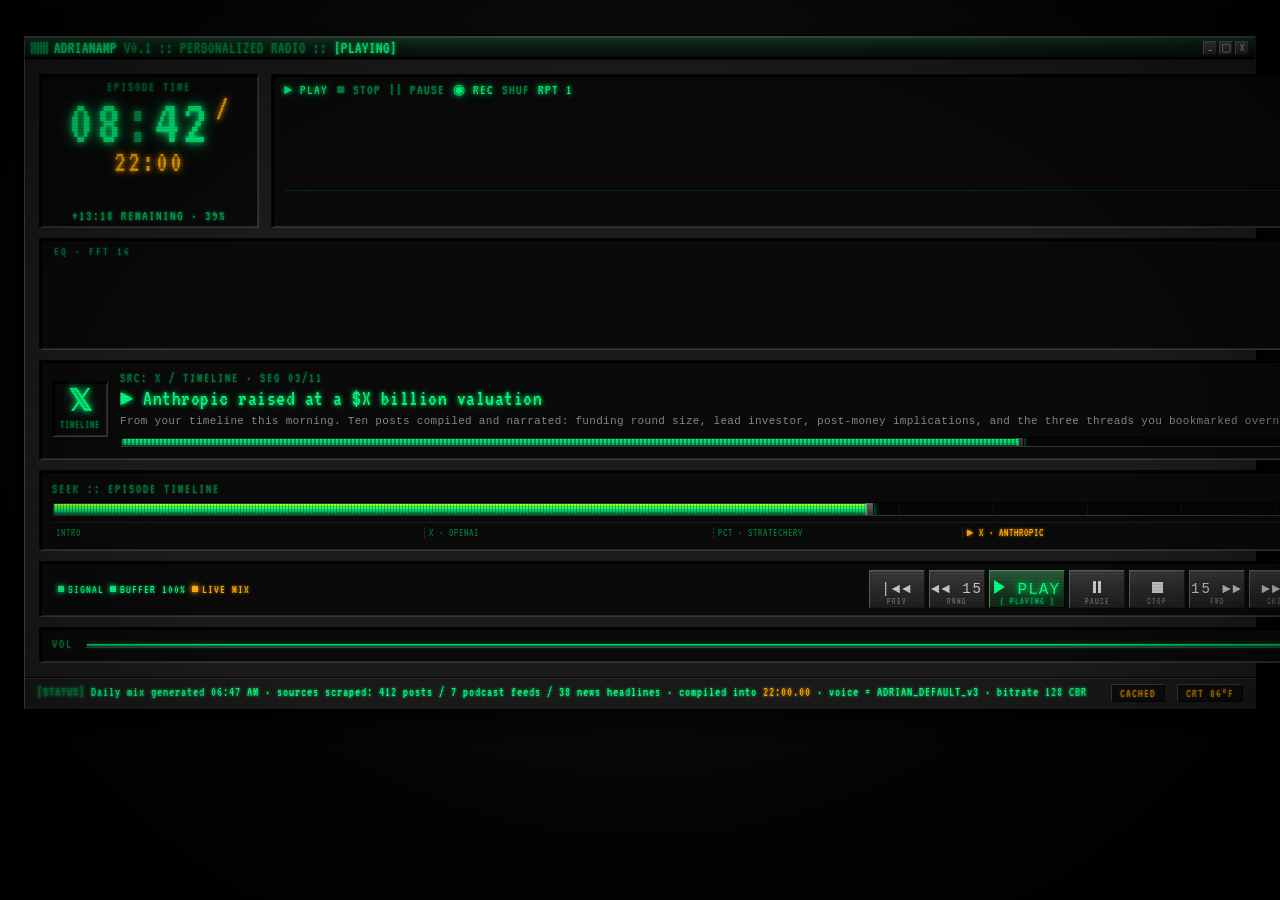
<file: design/listen-surface/variant-C-winamp.html>
<!DOCTYPE html>
<html lang="en">
<head>
<meta charset="UTF-8">
<title>ADRIANAMP v0.1 :: PERSONALIZED RADIO</title>
<link rel="preconnect" href="https://fonts.googleapis.com">
<link rel="preconnect" href="https://fonts.gstatic.com" crossorigin>
<link href="https://fonts.googleapis.com/css2?family=VT323&display=swap" rel="stylesheet">
<style>
  /* ================================================================
     ADRIANAMP — WINAMP 2.x ERA SKIN
     ================================================================ */

  *, *::before, *::after {
    box-sizing: border-box;
    margin: 0;
    padding: 0;
  }

  html, body {
    height: 100%;
    background: #0a0a0a;
    font-family: "SF Mono", "Consolas", "Menlo", "Courier New", monospace;
    color: #c8c8c8;
    overflow-x: hidden;
    -webkit-font-smoothing: none;
    font-smooth: never;
  }

  body {
    min-height: 100vh;
    padding: 36px 24px 64px;
    display: flex;
    align-items: flex-start;
    justify-content: center;
    background:
      radial-gradient(ellipse at 50% 30%, #0f1612 0%, #050505 60%, #000 100%);
    position: relative;
  }

  /* CRT scanlines overlay */
  body::before {
    content: "";
    position: fixed;
    inset: 0;
    pointer-events: none;
    z-index: 999;
    background:
      repeating-linear-gradient(
        to bottom,
        rgba(0, 0, 0, 0) 0px,
        rgba(0, 0, 0, 0) 2px,
        rgba(0, 0, 0, 0.18) 3px,
        rgba(0, 0, 0, 0.18) 3px
      );
    mix-blend-mode: multiply;
  }

  /* Subtle CRT vignette */
  body::after {
    content: "";
    position: fixed;
    inset: 0;
    pointer-events: none;
    z-index: 998;
    background:
      radial-gradient(ellipse at center,
        rgba(0,0,0,0) 55%,
        rgba(0,0,0,0.55) 100%);
  }

  /* ================================================================
     PLAYER WINDOW
     ================================================================ */
  .player {
    width: 1232px;
    max-width: 100%;
    background: #2a2a2a;
    border-top: 1px solid #4a4a4a;
    border-left: 1px solid #4a4a4a;
    border-right: 1px solid #1a1a1a;
    border-bottom: 1px solid #1a1a1a;
    box-shadow:
      inset 1px 1px 0 #555,
      inset -1px -1px 0 #161616,
      0 0 0 1px #000,
      0 12px 28px rgba(0, 0, 0, 0.8);
    position: relative;
    z-index: 1;
  }

  /* ================================================================
     TITLE BAR
     ================================================================ */
  .titlebar {
    height: 22px;
    background:
      linear-gradient(to bottom, #1a3a25 0%, #0c1f15 50%, #061008 100%);
    border-bottom: 1px solid #000;
    display: flex;
    align-items: center;
    padding: 0 6px;
    position: relative;
    box-shadow: inset 0 1px 0 #2c5a3a, inset 0 -1px 0 #000;
  }

  .titlebar .grip {
    flex: 0 0 auto;
    display: flex;
    align-items: center;
    gap: 1px;
    margin-right: 6px;
  }
  .titlebar .grip i {
    width: 2px;
    height: 12px;
    background: #00ff7f;
    box-shadow: 0 0 4px #00ff7f, 0 0 1px #00ff7f;
    opacity: 0.55;
    display: block;
  }

  .titlebar .title {
    font-family: "VT323", monospace;
    font-size: 16px;
    color: #00ff7f;
    text-shadow: 0 0 4px #00ff7f, 0 0 1px #00ff7f;
    letter-spacing: 1px;
    white-space: nowrap;
    text-transform: uppercase;
    flex: 1;
    user-select: none;
  }

  .titlebar .title .dim {
    color: #008f47;
    text-shadow: 0 0 3px #008f47;
  }

  .titlebar .winbtns {
    display: flex;
    gap: 2px;
  }
  .titlebar .winbtn {
    width: 14px;
    height: 14px;
    background: linear-gradient(to bottom, #4a4a4a 0%, #2a2a2a 100%);
    border-top: 1px solid #6a6a6a;
    border-left: 1px solid #6a6a6a;
    border-right: 1px solid #1a1a1a;
    border-bottom: 1px solid #1a1a1a;
    color: #c8c8c8;
    font-family: "VT323", monospace;
    font-size: 11px;
    line-height: 12px;
    text-align: center;
    cursor: default;
  }

  /* ================================================================
     MAIN PLAYER BODY
     ================================================================ */
  .body {
    display: grid;
    grid-template-columns: 1fr 460px;
    gap: 0;
    background: #1c1c1c;
    border-top: 1px solid #0a0a0a;
  }

  .col-left {
    border-right: 1px solid #000;
    box-shadow: inset -1px 0 0 #383838;
    padding: 14px;
    display: flex;
    flex-direction: column;
    gap: 10px;
  }

  .col-right {
    padding: 14px;
    display: flex;
    flex-direction: column;
    gap: 10px;
  }

  /* ----- Generic recessed (sunken) panel ----- */
  .sunken {
    background: #0a0a0a;
    border-top: 1px solid #050505;
    border-left: 1px solid #050505;
    border-right: 1px solid #3a3a3a;
    border-bottom: 1px solid #3a3a3a;
    box-shadow:
      inset 2px 2px 0 #000,
      inset -1px -1px 0 #2a2a2a;
    padding: 8px 10px;
  }

  /* ----- Generic raised (chrome) panel ----- */
  .raised {
    background: linear-gradient(to bottom, #3a3a3a 0%, #2a2a2a 100%);
    border-top: 1px solid #5a5a5a;
    border-left: 1px solid #5a5a5a;
    border-right: 1px solid #161616;
    border-bottom: 1px solid #161616;
  }

  /* ================================================================
     LCD STRIP — TIME + STATUS
     ================================================================ */
  .lcd-strip {
    display: grid;
    grid-template-columns: auto 1fr auto;
    gap: 12px;
    align-items: stretch;
  }

  .lcd-time {
    padding: 6px 14px 4px;
    min-width: 220px;
    text-align: center;
  }

  .lcd-time .label {
    font-family: "VT323", monospace;
    font-size: 13px;
    color: #007a3c;
    text-shadow: 0 0 3px #007a3c;
    letter-spacing: 2px;
    line-height: 1;
    margin-bottom: 2px;
  }

  .lcd-time .digits {
    font-family: "VT323", monospace;
    font-size: 64px;
    line-height: 0.85;
    color: #00ff7f;
    text-shadow:
      0 0 6px #00ff7f,
      0 0 14px rgba(0, 255, 127, 0.6),
      0 0 24px rgba(0, 255, 127, 0.25);
    letter-spacing: 2px;
    font-feature-settings: "tnum";
  }
  .lcd-time .digits .sep { opacity: 0.6; padding: 0 1px; }
  .lcd-time .digits .total {
    color: #ffaa00;
    text-shadow:
      0 0 5px #ffaa00,
      0 0 12px rgba(255, 170, 0, 0.5);
    font-size: 30px;
    vertical-align: top;
    margin-left: 6px;
  }

  .lcd-time .sub {
    font-family: "VT323", monospace;
    font-size: 14px;
    color: #00b25a;
    text-shadow: 0 0 3px #00b25a;
    letter-spacing: 1px;
    margin-top: 4px;
    line-height: 1;
  }

  /* status block (modes) */
  .lcd-status {
    padding: 8px 12px;
    display: flex;
    flex-direction: column;
    justify-content: space-between;
    gap: 4px;
  }
  .lcd-status .row {
    display: flex;
    gap: 8px;
    font-family: "VT323", monospace;
    font-size: 14px;
    letter-spacing: 1px;
    line-height: 1;
  }
  .lcd-status .pill {
    color: #008f47;
    text-shadow: 0 0 2px #008f47;
  }
  .lcd-status .pill.on {
    color: #00ff7f;
    text-shadow: 0 0 4px #00ff7f, 0 0 10px rgba(0,255,127,0.5);
  }
  .lcd-status .marquee-wrap {
    overflow: hidden;
    border-top: 1px solid #002912;
    padding-top: 6px;
  }
  .lcd-status .marquee {
    display: inline-block;
    white-space: nowrap;
    font-family: "VT323", monospace;
    font-size: 18px;
    color: #00ff7f;
    text-shadow: 0 0 4px #00ff7f, 0 0 8px rgba(0,255,127,0.5);
    letter-spacing: 1px;
    animation: marquee 22s linear infinite;
    padding-left: 100%;
  }
  @keyframes marquee {
    0%   { transform: translateX(0); }
    100% { transform: translateX(-100%); }
  }

  /* kbps / khz / stereo */
  .lcd-meta {
    padding: 8px 14px;
    display: flex;
    flex-direction: column;
    justify-content: center;
    gap: 6px;
    min-width: 120px;
  }
  .lcd-meta .item {
    display: flex;
    align-items: baseline;
    justify-content: space-between;
    gap: 8px;
  }
  .lcd-meta .v {
    font-family: "VT323", monospace;
    font-size: 22px;
    color: #00ff7f;
    text-shadow: 0 0 4px #00ff7f, 0 0 10px rgba(0,255,127,0.4);
    line-height: 1;
  }
  .lcd-meta .k {
    font-family: "VT323", monospace;
    font-size: 13px;
    color: #007a3c;
    text-shadow: 0 0 2px #007a3c;
    letter-spacing: 1px;
  }
  .lcd-meta .stereo {
    display: flex;
    gap: 6px;
    margin-top: 2px;
  }
  .lcd-meta .stereo span {
    font-family: "VT323", monospace;
    font-size: 13px;
    color: #007a3c;
    text-shadow: 0 0 2px #007a3c;
    letter-spacing: 1px;
  }
  .lcd-meta .stereo span.on {
    color: #ffaa00;
    text-shadow: 0 0 4px #ffaa00;
  }

  /* ================================================================
     EQUALIZER
     ================================================================ */
  .eq-wrap {
    padding: 10px 12px 8px;
    position: relative;
  }
  .eq {
    display: grid;
    grid-template-columns: repeat(16, 1fr);
    gap: 6px;
    align-items: end;
    height: 92px;
  }
  .eq .bar {
    width: 100%;
    background:
      linear-gradient(to top,
        #00ff7f 0%,
        #00ff7f 30%,
        #b4ff00 55%,
        #ffaa00 80%,
        #ff5a00 100%);
    box-shadow:
      0 0 6px rgba(0, 255, 127, 0.45),
      inset 0 0 0 1px rgba(0, 0, 0, 0.4);
    transform-origin: bottom;
    animation: eqbar 1.2s ease-in-out infinite alternate;
    image-rendering: pixelated;
  }

  /* Per-bar phase + height variance */
  .eq .bar:nth-child(1)  { animation-duration: 0.62s; animation-delay: -0.10s; }
  .eq .bar:nth-child(2)  { animation-duration: 0.85s; animation-delay: -0.45s; }
  .eq .bar:nth-child(3)  { animation-duration: 0.71s; animation-delay: -0.20s; }
  .eq .bar:nth-child(4)  { animation-duration: 0.95s; animation-delay: -0.60s; }
  .eq .bar:nth-child(5)  { animation-duration: 0.58s; animation-delay: -0.30s; }
  .eq .bar:nth-child(6)  { animation-duration: 0.78s; animation-delay: -0.05s; }
  .eq .bar:nth-child(7)  { animation-duration: 0.88s; animation-delay: -0.70s; }
  .eq .bar:nth-child(8)  { animation-duration: 0.66s; animation-delay: -0.25s; }
  .eq .bar:nth-child(9)  { animation-duration: 0.92s; animation-delay: -0.55s; }
  .eq .bar:nth-child(10) { animation-duration: 0.74s; animation-delay: -0.40s; }
  .eq .bar:nth-child(11) { animation-duration: 0.83s; animation-delay: -0.15s; }
  .eq .bar:nth-child(12) { animation-duration: 0.69s; animation-delay: -0.65s; }
  .eq .bar:nth-child(13) { animation-duration: 0.91s; animation-delay: -0.35s; }
  .eq .bar:nth-child(14) { animation-duration: 0.56s; animation-delay: -0.50s; }
  .eq .bar:nth-child(15) { animation-duration: 0.79s; animation-delay: -0.08s; }
  .eq .bar:nth-child(16) { animation-duration: 0.86s; animation-delay: -0.42s; }

  @keyframes eqbar {
    0%   { height: 12%; }
    20%  { height: 65%; }
    40%  { height: 38%; }
    60%  { height: 92%; }
    80%  { height: 52%; }
    100% { height: 78%; }
  }

  .eq-label {
    position: absolute;
    top: 6px;
    left: 14px;
    font-family: "VT323", monospace;
    font-size: 12px;
    color: #007a3c;
    text-shadow: 0 0 3px #007a3c;
    letter-spacing: 2px;
    pointer-events: none;
  }
  .eq-label.r {
    left: auto;
    right: 14px;
    color: #b87a00;
    text-shadow: 0 0 3px #b87a00;
  }

  /* ================================================================
     NOW PLAYING SEGMENT BAR + TRACK PROGRESS
     ================================================================ */
  .nowplaying {
    padding: 10px 12px 12px;
    display: grid;
    grid-template-columns: 56px 1fr;
    gap: 12px;
    align-items: center;
  }

  .badge {
    width: 56px;
    height: 56px;
    background: #0a0a0a;
    border-top: 1px solid #050505;
    border-left: 1px solid #050505;
    border-right: 1px solid #3a3a3a;
    border-bottom: 1px solid #3a3a3a;
    box-shadow:
      inset 2px 2px 0 #000,
      inset -1px -1px 0 #2a2a2a;
    display: flex;
    flex-direction: column;
    align-items: center;
    justify-content: center;
    font-family: "VT323", monospace;
    line-height: 1;
  }
  .badge .x {
    font-size: 30px;
    color: #00ff7f;
    text-shadow: 0 0 6px #00ff7f, 0 0 12px rgba(0,255,127,0.5);
    font-weight: bold;
    letter-spacing: 0;
  }
  .badge .src {
    font-size: 11px;
    color: #007a3c;
    text-shadow: 0 0 2px #007a3c;
    letter-spacing: 1px;
    margin-top: 2px;
  }

  .np-info {
    min-width: 0;
  }
  .np-info .top {
    display: flex;
    justify-content: space-between;
    align-items: baseline;
    gap: 12px;
    margin-bottom: 2px;
  }
  .np-info .src-tag {
    font-family: "VT323", monospace;
    font-size: 13px;
    color: #007a3c;
    text-shadow: 0 0 2px #007a3c;
    letter-spacing: 2px;
  }
  .np-info .seg-time {
    font-family: "VT323", monospace;
    font-size: 14px;
    color: #ffaa00;
    text-shadow: 0 0 3px #ffaa00;
    letter-spacing: 1px;
    font-feature-settings: "tnum";
  }
  .np-info .title {
    font-family: "VT323", monospace;
    font-size: 22px;
    color: #00ff7f;
    text-shadow: 0 0 4px #00ff7f, 0 0 10px rgba(0,255,127,0.3);
    letter-spacing: 0.5px;
    line-height: 1.05;
    margin-bottom: 4px;
    overflow: hidden;
    white-space: nowrap;
    text-overflow: ellipsis;
  }
  .np-info .synopsis {
    font-family: "SF Mono", "Consolas", monospace;
    font-size: 11px;
    color: #888;
    line-height: 1.35;
    letter-spacing: 0.3px;
  }

  /* segment progress (within current item) */
  .seg-progress {
    margin-top: 8px;
    height: 10px;
    background: #050505;
    border-top: 1px solid #000;
    border-left: 1px solid #000;
    border-right: 1px solid #383838;
    border-bottom: 1px solid #383838;
    position: relative;
    overflow: hidden;
  }
  .seg-progress .fill {
    position: absolute;
    inset: 1px auto 1px 1px;
    width: calc(45% - 2px); /* 1:24 of 3:08 ≈ 44.7% */
    background:
      linear-gradient(to bottom, #00ff7f 0%, #00b25a 100%);
    box-shadow: 0 0 6px rgba(0,255,127,0.6);
  }
  .seg-progress .fill::after {
    content: "";
    position: absolute;
    inset: 0;
    background:
      repeating-linear-gradient(
        90deg,
        rgba(0,0,0,0.35) 0px,
        rgba(0,0,0,0.35) 2px,
        rgba(0,0,0,0) 2px,
        rgba(0,0,0,0) 4px);
  }
  .seg-progress .knob {
    position: absolute;
    top: -3px;
    left: calc(45% - 3px);
    width: 6px;
    height: 16px;
    background: linear-gradient(to bottom, #4a4a4a, #1a1a1a);
    border-top: 1px solid #6a6a6a;
    border-left: 1px solid #6a6a6a;
    border-right: 1px solid #050505;
    border-bottom: 1px solid #050505;
    box-shadow: 0 0 4px rgba(0,255,127,0.6);
  }

  /* ================================================================
     EPISODE PROGRESS (overall 22:00)
     ================================================================ */
  .ep-progress {
    padding: 10px 12px 12px;
  }
  .ep-progress .row {
    display: flex;
    justify-content: space-between;
    align-items: baseline;
    margin-bottom: 6px;
  }
  .ep-progress .lbl {
    font-family: "VT323", monospace;
    font-size: 13px;
    color: #007a3c;
    text-shadow: 0 0 2px #007a3c;
    letter-spacing: 2px;
  }
  .ep-progress .val {
    font-family: "VT323", monospace;
    font-size: 15px;
    color: #00ff7f;
    text-shadow: 0 0 3px #00ff7f;
    letter-spacing: 1px;
    font-feature-settings: "tnum";
  }
  .ep-progress .val .dim { color: #008f47; }

  .seek {
    height: 14px;
    background: #050505;
    border-top: 1px solid #000;
    border-left: 1px solid #000;
    border-right: 1px solid #383838;
    border-bottom: 1px solid #383838;
    position: relative;
    overflow: hidden;
  }
  .seek .ticks {
    position: absolute;
    inset: 0;
    background:
      repeating-linear-gradient(
        90deg,
        rgba(0,255,127,0.08) 0,
        rgba(0,255,127,0.08) 1px,
        transparent 1px,
        transparent calc(100% / 22));
  }
  .seek .fill {
    position: absolute;
    top: 1px;
    bottom: 1px;
    left: 1px;
    width: calc(39.5% - 2px); /* 8:42 of 22:00 ≈ 39.5% */
    background:
      linear-gradient(to bottom, #b4ff00 0%, #00ff7f 50%, #007a3c 100%);
    box-shadow:
      0 0 8px rgba(0,255,127,0.7),
      inset 0 1px 0 rgba(255,255,255,0.18);
  }
  .seek .fill::after {
    content: "";
    position: absolute;
    inset: 0;
    background:
      repeating-linear-gradient(
        90deg,
        rgba(0,0,0,0.3) 0px,
        rgba(0,0,0,0.3) 1px,
        rgba(0,0,0,0) 1px,
        rgba(0,0,0,0) 3px);
  }
  .seek .knob {
    position: absolute;
    top: -2px;
    left: calc(39.5% - 4px);
    width: 8px;
    height: 18px;
    background: linear-gradient(to bottom, #6a6a6a 0%, #2a2a2a 100%);
    border-top: 1px solid #8a8a8a;
    border-left: 1px solid #8a8a8a;
    border-right: 1px solid #050505;
    border-bottom: 1px solid #050505;
    box-shadow:
      0 0 6px rgba(0,255,127,0.5);
  }

  /* segment markers across episode */
  .seg-marks {
    display: grid;
    grid-template-columns: 18% 14% 12% 18% 9% 14% 15%;
    gap: 0;
    margin-top: 6px;
    font-family: "VT323", monospace;
    font-size: 11px;
    letter-spacing: 1px;
    color: #555;
    line-height: 1;
    border-top: 1px solid #1a1a1a;
    padding-top: 4px;
  }
  .seg-marks span {
    border-right: 1px dashed #2a2a2a;
    padding: 0 4px;
    text-align: left;
    text-transform: uppercase;
    overflow: hidden;
    white-space: nowrap;
  }
  .seg-marks span:last-child { border-right: none; }
  .seg-marks span.done { color: #007a3c; }
  .seg-marks span.now  {
    color: #ffaa00;
    text-shadow: 0 0 3px #ffaa00;
  }

  /* ================================================================
     TRANSPORT
     ================================================================ */
  .transport {
    display: grid;
    grid-template-columns: 1fr auto 1fr;
    gap: 12px;
    align-items: center;
    padding: 8px 10px;
  }

  .transport-buttons {
    display: flex;
    gap: 4px;
    justify-content: center;
  }

  .tbtn {
    width: 56px;
    height: 38px;
    background: linear-gradient(to bottom, #3a3a3a 0%, #2a2a2a 50%, #1f1f1f 100%);
    border-top: 1px solid #5a5a5a;
    border-left: 1px solid #5a5a5a;
    border-right: 1px solid #161616;
    border-bottom: 1px solid #161616;
    color: #c8c8c8;
    display: flex;
    align-items: center;
    justify-content: center;
    cursor: default;
    position: relative;
    box-shadow: inset 0 1px 0 rgba(255,255,255,0.05);
  }
  .tbtn .glyph {
    font-size: 14px;
    line-height: 1;
    letter-spacing: 2px;
  }
  .tbtn.play {
    width: 76px;
    height: 38px;
    background: linear-gradient(to bottom, #2c5a3a 0%, #163a22 50%, #0c2415 100%);
    border-top: 1px solid #4a8a5a;
    border-left: 1px solid #4a8a5a;
    border-right: 1px solid #050505;
    border-bottom: 1px solid #050505;
    color: #00ff7f;
    text-shadow: 0 0 6px #00ff7f, 0 0 12px rgba(0,255,127,0.5);
  }
  .tbtn.play .glyph {
    font-size: 16px;
    letter-spacing: 1px;
  }

  .tbtn .lbl {
    position: absolute;
    bottom: 1px;
    left: 0;
    right: 0;
    text-align: center;
    font-family: "VT323", monospace;
    font-size: 9px;
    color: #707070;
    letter-spacing: 1px;
    line-height: 1;
  }
  .tbtn.play .lbl { color: #00b25a; text-shadow: 0 0 3px #00b25a; }

  .led-strip {
    display: flex;
    align-items: center;
    gap: 6px;
    padding: 0 8px;
    height: 38px;
  }
  .led {
    display: flex;
    align-items: center;
    gap: 4px;
    font-family: "VT323", monospace;
    font-size: 12px;
    color: #555;
    letter-spacing: 1px;
  }
  .led .dot {
    width: 6px;
    height: 6px;
    background: #1a1a1a;
    border: 1px solid #050505;
    box-shadow: inset 1px 1px 0 #000;
  }
  .led.on { color: #00ff7f; text-shadow: 0 0 3px #00ff7f; }
  .led.on .dot {
    background: #00ff7f;
    border-color: #00ff7f;
    box-shadow:
      0 0 4px #00ff7f,
      0 0 8px rgba(0,255,127,0.6),
      inset 0 0 1px #ffffff;
  }
  .led.amber.on { color: #ffaa00; text-shadow: 0 0 3px #ffaa00; }
  .led.amber.on .dot {
    background: #ffaa00;
    border-color: #ffaa00;
    box-shadow:
      0 0 4px #ffaa00,
      0 0 8px rgba(255,170,0,0.6),
      inset 0 0 1px #ffffff;
  }

  /* ================================================================
     VOLUME / BALANCE STRIP
     ================================================================ */
  .vol-row {
    display: grid;
    grid-template-columns: auto 1fr auto auto auto;
    gap: 12px;
    align-items: center;
    padding: 8px 12px;
  }

  .knob-label {
    font-family: "VT323", monospace;
    font-size: 13px;
    color: #007a3c;
    text-shadow: 0 0 2px #007a3c;
    letter-spacing: 2px;
  }

  .slider {
    height: 18px;
    position: relative;
    display: flex;
    align-items: center;
  }
  .slider .track {
    width: 100%;
    height: 6px;
    background:
      linear-gradient(to bottom, #050505 0%, #1a1a1a 100%);
    border-top: 1px solid #000;
    border-left: 1px solid #000;
    border-right: 1px solid #383838;
    border-bottom: 1px solid #383838;
    position: relative;
  }
  .slider .track .fill {
    position: absolute;
    inset: 1px auto 1px 1px;
    width: calc(72% - 2px);
    background: linear-gradient(to bottom, #00ff7f 0%, #007a3c 100%);
    box-shadow: 0 0 4px rgba(0,255,127,0.6);
  }
  .slider .knob {
    position: absolute;
    top: 0;
    left: calc(72% - 9px);
    width: 18px;
    height: 18px;
    background:
      linear-gradient(to bottom, #6a6a6a 0%, #4a4a4a 30%, #2a2a2a 70%, #1a1a1a 100%);
    border-top: 1px solid #8a8a8a;
    border-left: 1px solid #8a8a8a;
    border-right: 1px solid #050505;
    border-bottom: 1px solid #050505;
    box-shadow:
      inset 0 1px 0 rgba(255,255,255,0.2),
      0 0 6px rgba(0,255,127,0.4);
  }
  .slider .knob::after {
    content: "";
    position: absolute;
    top: 4px; bottom: 4px; left: 50%;
    width: 1px;
    background: #050505;
    box-shadow: -2px 0 0 #050505, 2px 0 0 #050505;
  }
  .slider.balance .track .fill {
    width: 12%;
    left: 50%;
    background: linear-gradient(to bottom, #ffaa00 0%, #b87a00 100%);
    box-shadow: 0 0 4px rgba(255,170,0,0.6);
  }
  .slider.balance .knob {
    left: calc(62% - 9px);
  }

  .vol-readout {
    font-family: "VT323", monospace;
    font-size: 18px;
    color: #00ff7f;
    text-shadow: 0 0 3px #00ff7f;
    letter-spacing: 1px;
    min-width: 44px;
    text-align: right;
  }

  /* ================================================================
     RIGHT COLUMN — SOURCE MIX + UP NEXT
     ================================================================ */

  .panel-title {
    display: flex;
    justify-content: space-between;
    align-items: baseline;
    padding: 4px 6px 6px;
    font-family: "VT323", monospace;
    font-size: 14px;
    letter-spacing: 2px;
    color: #007a3c;
    text-shadow: 0 0 2px #007a3c;
    text-transform: uppercase;
    border-bottom: 1px solid #1a1a1a;
    margin-bottom: 6px;
  }
  .panel-title .right {
    color: #b87a00;
    text-shadow: 0 0 2px #b87a00;
  }

  /* ----- Source mix channels ----- */
  .mix {
    padding: 10px 10px 12px;
  }
  .channels {
    display: grid;
    grid-template-columns: repeat(3, 1fr);
    gap: 8px;
  }
  .channel {
    padding: 8px 8px 10px;
    background: #0a0a0a;
    border-top: 1px solid #050505;
    border-left: 1px solid #050505;
    border-right: 1px solid #2a2a2a;
    border-bottom: 1px solid #2a2a2a;
    box-shadow: inset 1px 1px 0 #000;
    position: relative;
  }
  .channel .head {
    display: flex;
    justify-content: space-between;
    align-items: baseline;
    margin-bottom: 6px;
    font-family: "VT323", monospace;
    line-height: 1;
  }
  .channel .name {
    font-size: 14px;
    letter-spacing: 1px;
  }
  .channel .pct {
    font-size: 22px;
    font-feature-settings: "tnum";
    line-height: 1;
  }
  .channel .sub {
    font-family: "VT323", monospace;
    font-size: 11px;
    color: #555;
    letter-spacing: 1px;
    margin-bottom: 6px;
    line-height: 1;
  }
  /* mini meter */
  .meter {
    display: grid;
    grid-template-columns: repeat(10, 1fr);
    gap: 2px;
    height: 28px;
    align-items: end;
  }
  .meter .seg {
    height: 100%;
    background: #050505;
    box-shadow: inset 1px 1px 0 #000, inset -1px -1px 0 #1f1f1f;
  }
  /* Channel X — green */
  .channel.x .name, .channel.x .pct { color: #00ff7f; text-shadow: 0 0 3px #00ff7f, 0 0 8px rgba(0,255,127,0.4); }
  .channel.x .meter .seg.on {
    background: linear-gradient(to top, #00ff7f, #b4ff00);
    box-shadow: 0 0 4px #00ff7f, inset 0 0 0 1px rgba(0,0,0,0.4);
  }
  .channel.x .bar-anim { animation: meterX 1.6s ease-in-out infinite alternate; transform-origin: bottom; }
  @keyframes meterX {
    0%  { opacity: 0.55; transform: scaleY(0.45); }
    100%{ opacity: 1;    transform: scaleY(1); }
  }
  /* Channel POD — cyan */
  .channel.pod .name, .channel.pod .pct { color: #00e0ff; text-shadow: 0 0 3px #00e0ff, 0 0 8px rgba(0,224,255,0.4); }
  .channel.pod .meter .seg.on {
    background: linear-gradient(to top, #00e0ff, #88f0ff);
    box-shadow: 0 0 4px #00e0ff, inset 0 0 0 1px rgba(0,0,0,0.4);
  }
  .channel.pod .bar-anim { animation: meterPod 1.4s ease-in-out infinite alternate; transform-origin: bottom; }
  @keyframes meterPod {
    0%  { opacity: 0.5;  transform: scaleY(0.35); }
    100%{ opacity: 1;    transform: scaleY(0.9); }
  }
  /* Channel NWS — amber */
  .channel.nws .name, .channel.nws .pct { color: #ffaa00; text-shadow: 0 0 3px #ffaa00, 0 0 8px rgba(255,170,0,0.4); }
  .channel.nws .meter .seg.on {
    background: linear-gradient(to top, #ffaa00, #ffe066);
    box-shadow: 0 0 4px #ffaa00, inset 0 0 0 1px rgba(0,0,0,0.4);
  }
  .channel.nws .bar-anim { animation: meterNws 1.8s ease-in-out infinite alternate; transform-origin: bottom; }
  @keyframes meterNws {
    0%  { opacity: 0.4;  transform: scaleY(0.25); }
    100%{ opacity: 0.95; transform: scaleY(0.7); }
  }

  /* tiny ratio bar under all 3 */
  .ratio-bar {
    height: 8px;
    margin-top: 10px;
    display: grid;
    grid-template-columns: 40fr 35fr 25fr;
    border-top: 1px solid #000;
    border-left: 1px solid #000;
    border-right: 1px solid #383838;
    border-bottom: 1px solid #383838;
  }
  .ratio-bar div { height: 100%; }
  .ratio-bar .rx   { background: linear-gradient(to bottom, #00ff7f, #007a3c); box-shadow: inset 0 0 0 1px rgba(0,0,0,0.4); }
  .ratio-bar .rpod { background: linear-gradient(to bottom, #00e0ff, #006e8c); box-shadow: inset 0 0 0 1px rgba(0,0,0,0.4); }
  .ratio-bar .rnws { background: linear-gradient(to bottom, #ffaa00, #b87a00); box-shadow: inset 0 0 0 1px rgba(0,0,0,0.4); }

  .ratio-key {
    display: flex;
    justify-content: space-between;
    margin-top: 4px;
    font-family: "VT323", monospace;
    font-size: 11px;
    color: #707070;
    letter-spacing: 1px;
  }

  /* ----- Up Next playlist ----- */
  .playlist {
    padding: 0 10px 10px;
  }
  .pl-head {
    display: grid;
    grid-template-columns: 22px 38px 1fr 56px;
    gap: 8px;
    padding: 4px 8px;
    background: #1a1a1a;
    border-top: 1px solid #2a2a2a;
    border-bottom: 1px solid #050505;
    font-family: "VT323", monospace;
    font-size: 11px;
    color: #707070;
    letter-spacing: 2px;
    text-transform: uppercase;
    line-height: 1;
  }
  .pl-row {
    display: grid;
    grid-template-columns: 22px 38px 1fr 56px;
    gap: 8px;
    padding: 8px 8px;
    align-items: center;
    border-bottom: 1px solid #050505;
    background: #0d0d0d;
  }
  .pl-row.alt { background: #121212; }
  .pl-row.now {
    background: linear-gradient(to right, #1a3a25 0%, #0c1f15 100%);
    border-top: 1px solid #2c5a3a;
    border-bottom: 1px solid #061008;
  }
  .pl-row .num {
    font-family: "VT323", monospace;
    font-size: 16px;
    color: #555;
    line-height: 1;
    text-align: right;
  }
  .pl-row .src {
    font-family: "VT323", monospace;
    font-size: 12px;
    letter-spacing: 1px;
    line-height: 1;
    text-align: center;
    padding: 3px 4px;
    border-top: 1px solid #2a2a2a;
    border-left: 1px solid #2a2a2a;
    border-right: 1px solid #050505;
    border-bottom: 1px solid #050505;
  }
  .pl-row .src.x   { color: #00ff7f; text-shadow: 0 0 3px #00ff7f; }
  .pl-row .src.pod { color: #00e0ff; text-shadow: 0 0 3px #00e0ff; }
  .pl-row .src.nws { color: #ffaa00; text-shadow: 0 0 3px #ffaa00; }
  .pl-row .title {
    font-family: "VT323", monospace;
    font-size: 16px;
    color: #c8c8c8;
    line-height: 1.05;
    overflow: hidden;
    text-overflow: ellipsis;
    white-space: nowrap;
  }
  .pl-row .title .arrow {
    color: #ffaa00;
    text-shadow: 0 0 4px #ffaa00;
    margin-right: 4px;
  }
  .pl-row .len {
    font-family: "VT323", monospace;
    font-size: 16px;
    color: #00ff7f;
    text-shadow: 0 0 3px #00ff7f;
    text-align: right;
    font-feature-settings: "tnum";
    letter-spacing: 1px;
  }
  .pl-row.now .num { color: #ffaa00; text-shadow: 0 0 3px #ffaa00; }
  .pl-row.now .title { color: #fff5d6; }

  /* ================================================================
     STATUS / FOOTER
     ================================================================ */
  .footer {
    display: grid;
    grid-template-columns: 1fr auto auto;
    gap: 12px;
    align-items: center;
    background: #1a1a1a;
    border-top: 1px solid #050505;
    padding: 6px 12px;
    box-shadow: inset 0 1px 0 #2a2a2a;
  }
  .footer .msg {
    font-family: "VT323", monospace;
    font-size: 13px;
    color: #00ff7f;
    text-shadow: 0 0 3px #00ff7f;
    letter-spacing: 1px;
  }
  .footer .msg .dim { color: #007a3c; }
  .footer .pill2 {
    font-family: "VT323", monospace;
    font-size: 12px;
    color: #b87a00;
    text-shadow: 0 0 2px #b87a00;
    border-top: 1px solid #383838;
    border-left: 1px solid #383838;
    border-right: 1px solid #050505;
    border-bottom: 1px solid #050505;
    padding: 2px 8px;
    background: #0d0d0d;
    letter-spacing: 1px;
  }

  /* ================================================================
     PLAY GLYPH SVG-FREE TRIANGLE
     ================================================================ */
  .triangle {
    display: inline-block;
    width: 0; height: 0;
    border-top: 7px solid transparent;
    border-bottom: 7px solid transparent;
    border-left: 11px solid currentColor;
    margin-right: 2px;
  }
  .square {
    display: inline-block;
    width: 11px; height: 11px;
    background: currentColor;
  }
  .bar-glyph {
    display: inline-flex; gap: 2px;
  }
  .bar-glyph i {
    display: block;
    width: 3px; height: 12px;
    background: currentColor;
  }

  /* ================================================================
     SECONDARY MINI-WINDOW (PLAYLIST EDITOR title)
     ================================================================ */
  .titlebar.alt {
    background: linear-gradient(to bottom, #2a2a2a 0%, #1a1a1a 100%);
    border-bottom: 1px solid #000;
  }
  .titlebar.alt .title {
    color: #b87a00;
    text-shadow: 0 0 4px #b87a00;
  }
  .titlebar.alt .title .dim { color: #6b4500; text-shadow: 0 0 3px #6b4500; }

  .subwindow {
    background: #2a2a2a;
    border-top: 1px solid #4a4a4a;
    border-left: 1px solid #4a4a4a;
    border-right: 1px solid #1a1a1a;
    border-bottom: 1px solid #1a1a1a;
    box-shadow:
      inset 1px 1px 0 #555,
      inset -1px -1px 0 #161616;
    margin-top: 12px;
  }

</style>
</head>
<body>

<div class="player">

  <!-- ============== TITLE BAR ============== -->
  <div class="titlebar">
    <div class="grip">
      <i></i><i></i><i></i><i></i><i></i><i></i>
    </div>
    <div class="title">
      <span>ADRIANAMP</span>
      <span class="dim"> v0.1 :: PERSONALIZED RADIO ::</span>
      <span> [PLAYING]</span>
    </div>
    <div class="winbtns">
      <div class="winbtn" title="minimize">_</div>
      <div class="winbtn" title="shade">▢</div>
      <div class="winbtn" title="close">X</div>
    </div>
  </div>

  <!-- ============== BODY (2 COLUMNS) ============== -->
  <div class="body">

    <!-- =================================================
         LEFT COLUMN — main player chrome
         ================================================= -->
    <div class="col-left">

      <!-- LCD STRIP: TIME + STATUS + META -->
      <div class="lcd-strip">

        <div class="sunken lcd-time">
          <div class="label">EPISODE TIME</div>
          <div class="digits">
            08<span class="sep">:</span>42<span class="total">/ 22:00</span>
          </div>
          <div class="sub">+13:18 REMAINING &middot; 39%</div>
        </div>

        <div class="sunken lcd-status">
          <div class="row">
            <span class="pill on">► PLAY</span>
            <span class="pill">■ STOP</span>
            <span class="pill">|| PAUSE</span>
            <span class="pill on">◉ REC</span>
            <span class="pill">SHUF</span>
            <span class="pill on">RPT 1</span>
          </div>
          <div class="marquee-wrap">
            <div class="marquee">
              ★ NOW BROADCASTING — X / TIMELINE :: "ANTHROPIC RAISED AT A $X BILLION VALUATION" — SEGMENT 03 OF 11 — DAILY MIX FOR ADRIAN — 22:00 EDITION — 40% X / 35% PODCASTS / 25% NEWS — TRANSMITTING FROM ADRIANAMP &nbsp;&nbsp;&nbsp;★&nbsp;&nbsp;&nbsp;
            </div>
          </div>
        </div>

        <div class="sunken lcd-meta">
          <div class="item">
            <span class="v">128</span><span class="k">KBPS</span>
          </div>
          <div class="item">
            <span class="v">44</span><span class="k">KHZ</span>
          </div>
          <div class="stereo">
            <span class="on">MONO</span>
            <span>STEREO</span>
          </div>
        </div>

      </div>

      <!-- EQUALIZER -->
      <div class="sunken eq-wrap">
        <div class="eq-label">EQ &middot; FFT 16</div>
        <div class="eq-label r">-3.0 dB</div>
        <div class="eq">
          <div class="bar"></div>
          <div class="bar"></div>
          <div class="bar"></div>
          <div class="bar"></div>
          <div class="bar"></div>
          <div class="bar"></div>
          <div class="bar"></div>
          <div class="bar"></div>
          <div class="bar"></div>
          <div class="bar"></div>
          <div class="bar"></div>
          <div class="bar"></div>
          <div class="bar"></div>
          <div class="bar"></div>
          <div class="bar"></div>
          <div class="bar"></div>
        </div>
      </div>

      <!-- NOW PLAYING -->
      <div class="sunken nowplaying">
        <div class="badge">
          <div class="x">𝕏</div>
          <div class="src">TIMELINE</div>
        </div>
        <div class="np-info">
          <div class="top">
            <div class="src-tag">SRC: X / TIMELINE &middot; SEG 03/11</div>
            <div class="seg-time">01:24 / 03:08</div>
          </div>
          <div class="title">► Anthropic raised at a $X billion valuation</div>
          <div class="synopsis">
            From your timeline this morning. Ten posts compiled and narrated:
            funding round size, lead investor, post-money implications, and the
            three threads you bookmarked overnight.
          </div>
          <div class="seg-progress">
            <div class="fill"></div>
            <div class="knob"></div>
          </div>
        </div>
      </div>

      <!-- EPISODE PROGRESS / SEEK -->
      <div class="sunken ep-progress">
        <div class="row">
          <div class="lbl">SEEK :: EPISODE TIMELINE</div>
          <div class="val">08:42 <span class="dim">/</span> 22:00</div>
        </div>
        <div class="seek">
          <div class="ticks"></div>
          <div class="fill"></div>
          <div class="knob"></div>
        </div>
        <div class="seg-marks">
          <span class="done">INTRO</span>
          <span class="done">X &middot; OPENAI</span>
          <span class="done">PCT &middot; STRATECHERY</span>
          <span class="now">► X &middot; ANTHROPIC</span>
          <span>NWS &middot; MKT</span>
          <span>PCT &middot; LEX</span>
          <span>X &middot; NAVAL &middot; OUT</span>
        </div>
      </div>

      <!-- TRANSPORT BAR -->
      <div class="sunken transport">

        <div class="led-strip">
          <div class="led on">
            <span class="dot"></span><span>SIGNAL</span>
          </div>
          <div class="led on">
            <span class="dot"></span><span>BUFFER 100%</span>
          </div>
          <div class="led amber on">
            <span class="dot"></span><span>LIVE MIX</span>
          </div>
        </div>

        <div class="transport-buttons">
          <div class="tbtn" title="prev segment">
            <span class="glyph">|◄◄</span>
            <span class="lbl">PREV</span>
          </div>
          <div class="tbtn" title="rewind 15">
            <span class="glyph">◄◄ 15</span>
            <span class="lbl">RWND</span>
          </div>
          <div class="tbtn play" title="playing">
            <span class="glyph"><span class="triangle"></span> PLAY</span>
            <span class="lbl">[ PLAYING ]</span>
          </div>
          <div class="tbtn" title="pause">
            <span class="glyph"><span class="bar-glyph"><i></i><i></i></span></span>
            <span class="lbl">PAUSE</span>
          </div>
          <div class="tbtn" title="stop">
            <span class="glyph"><span class="square"></span></span>
            <span class="lbl">STOP</span>
          </div>
          <div class="tbtn" title="forward 15">
            <span class="glyph">15 ►►</span>
            <span class="lbl">FWD</span>
          </div>
          <div class="tbtn" title="skip">
            <span class="glyph">►►|</span>
            <span class="lbl">SKIP</span>
          </div>
        </div>

        <div class="led-strip" style="justify-content:flex-end;">
          <div class="led on">
            <span class="dot"></span><span>22:00 MODE</span>
          </div>
        </div>

      </div>

      <!-- VOLUME / BALANCE -->
      <div class="sunken vol-row">
        <div class="knob-label">VOL</div>
        <div class="slider">
          <div class="track">
            <div class="fill"></div>
          </div>
          <div class="knob"></div>
        </div>
        <div class="vol-readout">72%</div>
        <div class="knob-label">BAL</div>
        <div class="slider balance" style="width:120px;">
          <div class="track">
            <div class="fill"></div>
          </div>
          <div class="knob"></div>
        </div>
      </div>

    </div><!-- /col-left -->


    <!-- =================================================
         RIGHT COLUMN — Source mix + Up Next
         ================================================= -->
    <div class="col-right">

      <!-- SOURCE MIX -->
      <div class="sunken mix">
        <div class="panel-title">
          <span>:: SOURCE MIX :: TODAY</span>
          <span class="right">100%</span>
        </div>

        <div class="channels">

          <!-- X CHANNEL -->
          <div class="channel x">
            <div class="head">
              <span class="name">CH-1 :: X</span>
              <span class="pct">40%</span>
            </div>
            <div class="sub">TIMELINE / POSTS</div>
            <div class="meter">
              <div class="seg on bar-anim" style="height:55%; animation-delay:-0.0s"></div>
              <div class="seg on bar-anim" style="height:80%; animation-delay:-0.3s"></div>
              <div class="seg on bar-anim" style="height:95%; animation-delay:-0.5s"></div>
              <div class="seg on bar-anim" style="height:70%; animation-delay:-0.1s"></div>
              <div class="seg on bar-anim" style="height:88%; animation-delay:-0.4s"></div>
              <div class="seg on bar-anim" style="height:60%; animation-delay:-0.6s"></div>
              <div class="seg on bar-anim" style="height:75%; animation-delay:-0.2s"></div>
              <div class="seg on bar-anim" style="height:92%; animation-delay:-0.7s"></div>
              <div class="seg" style="height:35%"></div>
              <div class="seg" style="height:25%"></div>
            </div>
          </div>

          <!-- PODCAST CHANNEL -->
          <div class="channel pod">
            <div class="head">
              <span class="name">CH-2 :: POD</span>
              <span class="pct">35%</span>
            </div>
            <div class="sub">SHOWS YOU FOLLOW</div>
            <div class="meter">
              <div class="seg on bar-anim" style="height:48%; animation-delay:-0.2s"></div>
              <div class="seg on bar-anim" style="height:72%; animation-delay:-0.5s"></div>
              <div class="seg on bar-anim" style="height:65%; animation-delay:-0.0s"></div>
              <div class="seg on bar-anim" style="height:85%; animation-delay:-0.3s"></div>
              <div class="seg on bar-anim" style="height:55%; animation-delay:-0.6s"></div>
              <div class="seg on bar-anim" style="height:78%; animation-delay:-0.1s"></div>
              <div class="seg on bar-anim" style="height:62%; animation-delay:-0.4s"></div>
              <div class="seg" style="height:30%"></div>
              <div class="seg" style="height:22%"></div>
              <div class="seg" style="height:18%"></div>
            </div>
          </div>

          <!-- NEWS CHANNEL -->
          <div class="channel nws">
            <div class="head">
              <span class="name">CH-3 :: NWS</span>
              <span class="pct">25%</span>
            </div>
            <div class="sub">TODAY'S HEADLINES</div>
            <div class="meter">
              <div class="seg on bar-anim" style="height:35%; animation-delay:-0.3s"></div>
              <div class="seg on bar-anim" style="height:55%; animation-delay:-0.0s"></div>
              <div class="seg on bar-anim" style="height:48%; animation-delay:-0.4s"></div>
              <div class="seg on bar-anim" style="height:62%; animation-delay:-0.2s"></div>
              <div class="seg on bar-anim" style="height:42%; animation-delay:-0.5s"></div>
              <div class="seg" style="height:28%"></div>
              <div class="seg" style="height:22%"></div>
              <div class="seg" style="height:18%"></div>
              <div class="seg" style="height:14%"></div>
              <div class="seg" style="height:10%"></div>
            </div>
          </div>

        </div><!-- /channels -->

        <div class="ratio-bar">
          <div class="rx"></div>
          <div class="rpod"></div>
          <div class="rnws"></div>
        </div>
        <div class="ratio-key">
          <span>X 40%</span>
          <span>POD 35%</span>
          <span>NWS 25%</span>
        </div>

      </div>

      <!-- UP NEXT -->
      <div class="sunken playlist" style="padding:0;">
        <div class="panel-title" style="margin:0;">
          <span style="padding:8px 10px 6px;">:: UP NEXT :: PLAYLIST.M3U</span>
          <span class="right" style="padding:8px 10px 6px;">3 ITEMS &middot; 09:00</span>
        </div>

        <div class="pl-head">
          <span>#</span>
          <span>SRC</span>
          <span>TITLE</span>
          <span style="text-align:right;">LEN</span>
        </div>

        <div class="pl-row now">
          <div class="num">04</div>
          <div class="src pod">POD</div>
          <div class="title"><span class="arrow">►</span>Lex Fridman × Mira Murati: what scares me about AI</div>
          <div class="len">04:00</div>
        </div>

        <div class="pl-row alt">
          <div class="num">05</div>
          <div class="src nws">NWS</div>
          <div class="title">Markets close: tech rally continues</div>
          <div class="len">02:00</div>
        </div>

        <div class="pl-row">
          <div class="num">06</div>
          <div class="src x">X</div>
          <div class="title">Naval Ravikant: 5 tweets on focus</div>
          <div class="len">03:00</div>
        </div>

        <div class="pl-row alt" style="opacity:0.55;">
          <div class="num">07</div>
          <div class="src" style="color:#555;">---</div>
          <div class="title" style="color:#555;">[ END OF MIX &middot; OUTRO ]</div>
          <div class="len" style="color:#555;text-shadow:none;">00:30</div>
        </div>

      </div>

    </div><!-- /col-right -->

  </div><!-- /body -->


  <!-- ============== FOOTER STATUS ============== -->
  <div class="footer">
    <div class="msg">
      <span class="dim">[STATUS]</span>
      Daily mix generated 06:47 AM &middot; sources scraped: 412 posts / 7 podcast feeds / 38 news headlines &middot;
      compiled into <span style="color:#ffaa00;text-shadow:0 0 3px #ffaa00;">22:00.00</span>
      &middot; voice = ADRIAN_DEFAULT_v3 &middot; bitrate 128 CBR
    </div>
    <div class="pill2">CACHED</div>
    <div class="pill2">CRT 86°F</div>
  </div>

</div><!-- /player -->


<!-- =================================================
     SECONDARY WINDOW — DAILY SCHEDULE / EQ-PRESET
     (small extra panel below for Winamp's "stack of windows" feel)
     ================================================= -->
<!-- removed to keep one tight player window — comment kept for ref -->

<script>
// Tiny vanilla JS: nudge the marquee element slightly so paused-title illusion is alive.
// (Animations themselves are CSS — this just primes scroll position.)
(function(){
  var m = document.querySelector('.marquee');
  if (!m) return;
  // Force layout so the keyframe animation kicks off cleanly on page load.
  void m.offsetWidth;
})();
</script>

</body>
</html>
</file>
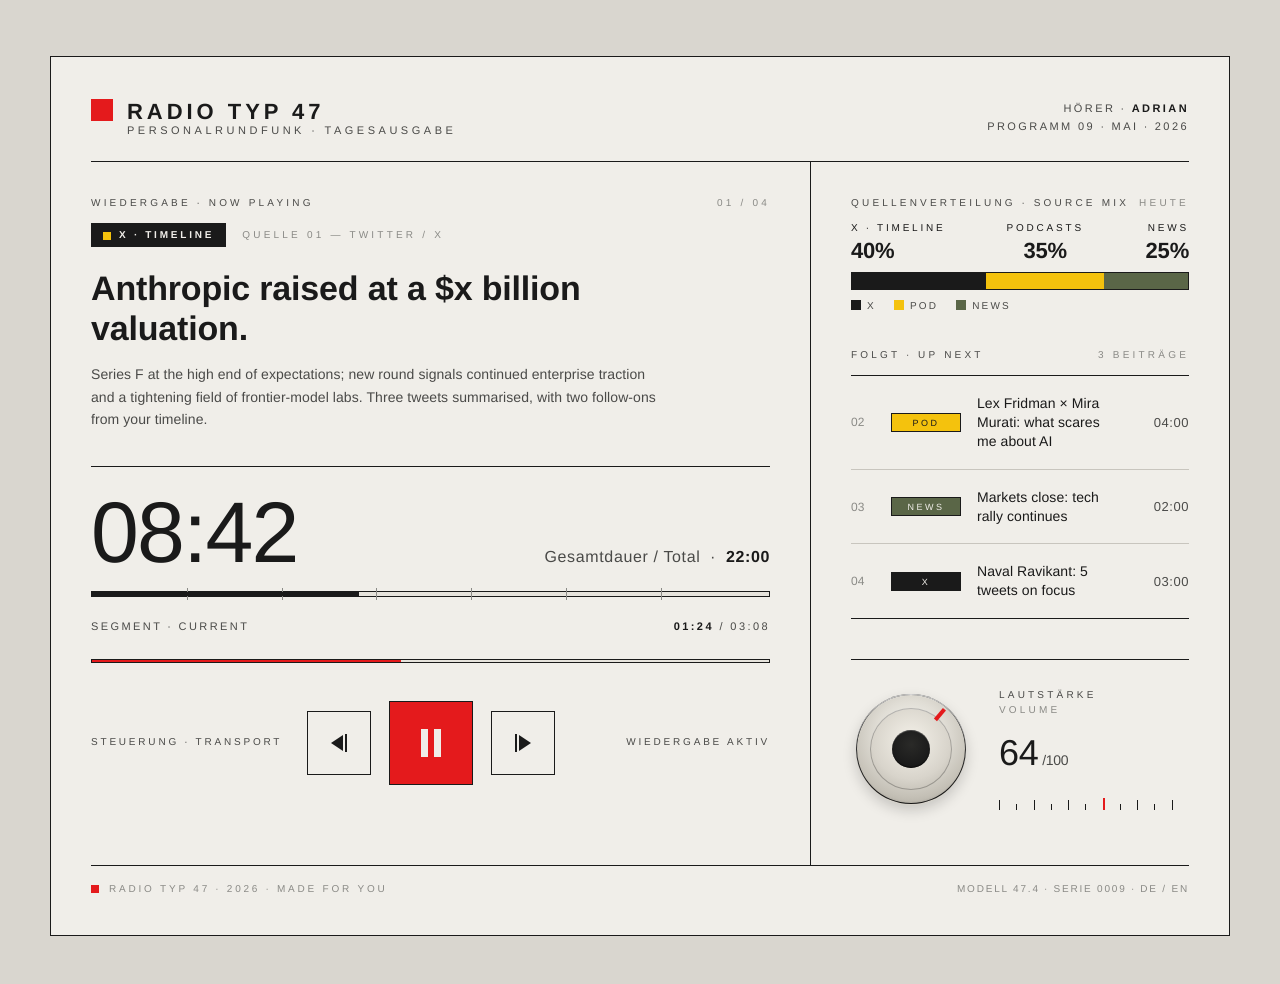
<file: design/listen-surface/variant-D-bauhaus.html>
<!doctype html>
<html lang="en">
<head>
<meta charset="utf-8" />
<meta name="viewport" content="width=1280" />
<title>Radio Typ 47 — Now Playing</title>
<style>
  /* ----------  RAMS / BAUHAUS RADIO  ---------- */
  :root {
    --panel:        #f0eee9;   /* aged cream-grey enamel */
    --panel-deep:   #e6e3dc;   /* a half-step darker for the inner field */
    --rule:         #1a1a1a;   /* charcoal - all rules and labels */
    --ink:          #1a1a1a;
    --ink-soft:     #4a4a48;
    --ink-faint:    #8a8a86;
    --red:          #e41a1c;   /* Braun signature red */
    --yellow:       #f4c20d;   /* highlight */
    --olive:        #5a6647;   /* alt state */
    --hairline:     1px solid #1a1a1a;
    --hairline-soft:1px solid #c8c5be;
  }

  * { box-sizing: border-box; margin: 0; padding: 0; }

  html, body {
    background: #d9d6cf;
    font-family: "Helvetica Neue", Helvetica, Arial, system-ui, sans-serif;
    color: var(--ink);
    -webkit-font-smoothing: antialiased;
    text-rendering: geometricPrecision;
    font-feature-settings: "tnum" 1, "lnum" 1;
  }

  body {
    min-height: 100vh;
    padding: 56px 0 48px;
    display: flex;
    justify-content: center;
  }

  /* ----------  THE PANEL  ---------- */
  .panel {
    width: 1180px;
    background: var(--panel);
    border: var(--hairline);
    padding: 40px;
    position: relative;
  }

  /* ----------  HEAD STRIP  ---------- */
  .head {
    display: grid;
    grid-template-columns: 1fr auto;
    align-items: end;
    padding-bottom: 24px;
    border-bottom: var(--hairline);
  }
  .brand {
    display: flex;
    align-items: baseline;
    gap: 14px;
  }
  .brand-mark {
    width: 22px; height: 22px;
    background: var(--red);
    transform: translateY(2px);
  }
  .brand-name {
    font-size: 22px;
    font-weight: 700;
    letter-spacing: 0.18em;
  }
  .brand-sub {
    font-size: 11px;
    letter-spacing: 0.32em;
    color: var(--ink-soft);
    text-transform: uppercase;
  }
  .head-meta {
    text-align: right;
    font-size: 11px;
    letter-spacing: 0.22em;
    text-transform: uppercase;
    color: var(--ink-soft);
    line-height: 1.7;
  }
  .head-meta b {
    color: var(--ink);
    font-weight: 700;
  }

  /* ----------  GRID  ---------- */
  .stage {
    display: grid;
    grid-template-columns: 720px 1fr;
    gap: 0;
  }
  .col-left   { padding: 36px 40px 36px 0; border-right: var(--hairline); }
  .col-right  { padding: 36px 0 36px 40px; }

  /* ----------  LABELS  ---------- */
  .label {
    font-size: 10px;
    letter-spacing: 0.32em;
    text-transform: uppercase;
    color: var(--ink-soft);
    margin-bottom: 14px;
    display: flex;
    justify-content: space-between;
    align-items: center;
  }
  .label-de { color: var(--ink-faint); }

  /* ----------  NOW PLAYING  ---------- */
  .now {
    margin-bottom: 44px;
  }
  .source-row {
    display: flex;
    align-items: center;
    gap: 16px;
    margin-bottom: 22px;
  }
  .source-badge {
    display: inline-flex;
    align-items: center;
    gap: 8px;
    padding: 7px 12px 6px;
    background: var(--ink);
    color: var(--panel);
    font-size: 10px;
    font-weight: 700;
    letter-spacing: 0.28em;
    text-transform: uppercase;
  }
  .source-badge .dot {
    width: 8px; height: 8px; background: var(--yellow);
  }
  .source-tag {
    font-size: 10px;
    letter-spacing: 0.32em;
    text-transform: uppercase;
    color: var(--ink-faint);
  }
  .now-title {
    font-size: 34px;
    font-weight: 700;
    line-height: 1.18;
    letter-spacing: -0.005em;
    margin-bottom: 14px;
    max-width: 640px;
  }
  .now-syn {
    font-size: 14px;
    line-height: 1.6;
    color: var(--ink-soft);
    max-width: 580px;
    letter-spacing: 0.005em;
  }

  /* ----------  TIME / TRANSPORT  ---------- */
  .time-block {
    margin-top: 36px;
    padding-top: 28px;
    border-top: var(--hairline);
  }
  .time-row {
    display: flex;
    align-items: baseline;
    justify-content: space-between;
    margin-bottom: 18px;
  }
  .time-elapsed {
    font-family: "Helvetica Neue", Helvetica, Arial, sans-serif;
    font-size: 86px;
    font-weight: 300;
    letter-spacing: -0.02em;
    line-height: 0.9;
    font-feature-settings: "tnum" 1;
    color: var(--ink);
  }
  .time-total {
    font-size: 16px;
    color: var(--ink-soft);
    letter-spacing: 0.04em;
    font-feature-settings: "tnum" 1;
  }
  .time-total b {
    color: var(--ink);
    font-weight: 700;
  }
  .time-segment {
    display: flex;
    justify-content: space-between;
    font-size: 11px;
    letter-spacing: 0.22em;
    text-transform: uppercase;
    color: var(--ink-soft);
    margin-bottom: 8px;
  }
  .time-segment b { color: var(--ink); font-weight: 700; }

  /* big primary progress bar (overall episode) */
  .progress-overall {
    height: 6px;
    background: var(--panel-deep);
    border: var(--hairline);
    position: relative;
  }
  .progress-overall .fill {
    position: absolute;
    inset: 0 auto 0 0;
    width: 39.5%;            /* 8:42 / 22:00 */
    background: var(--ink);
  }
  .progress-overall .tick {
    position: absolute;
    top: -4px; bottom: -4px;
    width: 1px;
    background: var(--ink-faint);
  }

  /* segment progress (within current item) */
  .progress-seg {
    margin-top: 26px;
    height: 4px;
    background: var(--panel-deep);
    border: var(--hairline);
    position: relative;
  }
  .progress-seg .fill {
    position: absolute;
    inset: 0 auto 0 0;
    width: 45.65%;           /* 1:24 / 3:08 */
    background: var(--red);
  }

  /* ----------  TRANSPORT ROW  ---------- */
  .transport {
    margin-top: 38px;
    display: grid;
    grid-template-columns: 1fr auto 1fr;
    align-items: center;
    gap: 24px;
  }
  .transport-side {
    display: flex;
    align-items: center;
    gap: 14px;
    font-size: 10px;
    letter-spacing: 0.28em;
    text-transform: uppercase;
    color: var(--ink-soft);
  }
  .transport-side.right { justify-content: flex-end; }

  .ctrls {
    display: flex;
    align-items: center;
    gap: 18px;
  }
  .btn {
    width: 64px; height: 64px;
    background: var(--panel);
    border: var(--hairline);
    display: grid;
    place-items: center;
    cursor: pointer;
    position: relative;
  }
  .btn-play {
    width: 84px; height: 84px;
    background: var(--red);
    border: var(--hairline);
  }
  .btn-play .pause {
    width: 20px; height: 28px;
    display: flex;
    gap: 6px;
  }
  .btn-play .pause span {
    flex: 1;
    background: var(--panel);
  }
  .btn .skip {
    display: flex; align-items: center; gap: 2px;
  }
  .btn .skip .tri {
    width: 0; height: 0;
    border-style: solid;
    border-width: 8px 0 8px 12px;
    border-color: transparent transparent transparent var(--ink);
  }
  .btn .skip .tri.flip {
    border-width: 8px 12px 8px 0;
    border-color: transparent var(--ink) transparent transparent;
  }
  .btn .skip .bar {
    width: 2px; height: 18px; background: var(--ink);
  }

  /* ----------  RIGHT COLUMN: SOURCE MIX  ---------- */
  .mix-block { margin-bottom: 38px; }
  .mix-label-row {
    display: grid;
    grid-template-columns: 40fr 35fr 25fr;
    margin-bottom: 8px;
    gap: 1px;
  }
  .mix-label-row .item {
    font-size: 10px;
    letter-spacing: 0.28em;
    text-transform: uppercase;
  }
  .mix-label-row .item .pct {
    font-size: 22px;
    font-weight: 700;
    letter-spacing: -0.01em;
    display: block;
    margin-top: 4px;
    color: var(--ink);
    font-feature-settings: "tnum" 1;
  }
  .mix-bar {
    display: grid;
    grid-template-columns: 40fr 35fr 25fr;
    height: 18px;
    border: var(--hairline);
  }
  .mix-bar .seg-x   { background: var(--ink); }
  .mix-bar .seg-pod { background: var(--yellow); }
  .mix-bar .seg-news{ background: var(--olive); }

  .mix-legend {
    display: flex;
    gap: 18px;
    margin-top: 10px;
    font-size: 10px;
    letter-spacing: 0.22em;
    text-transform: uppercase;
    color: var(--ink-soft);
  }
  .mix-legend .sw {
    display: inline-block;
    width: 10px; height: 10px;
    margin-right: 6px;
    vertical-align: -1px;
  }

  /* ----------  UP NEXT  ---------- */
  .up-next { margin-bottom: 40px; }
  .up-list { border-top: var(--hairline); }
  .up-row {
    display: grid;
    grid-template-columns: 24px 70px 1fr 56px;
    gap: 16px;
    align-items: center;
    padding: 18px 0;
    border-bottom: var(--hairline-soft);
  }
  .up-row:last-child { border-bottom: var(--hairline); }
  .up-num {
    font-size: 12px;
    color: var(--ink-faint);
    font-feature-settings: "tnum" 1;
  }
  .up-source {
    font-size: 9px;
    letter-spacing: 0.28em;
    text-transform: uppercase;
    color: var(--ink);
    border: var(--hairline);
    padding: 4px 6px 3px;
    text-align: center;
    background: var(--panel);
  }
  .up-source.pod  { background: var(--yellow); }
  .up-source.news { background: var(--olive); color: var(--panel); }
  .up-source.x    { background: var(--ink); color: var(--panel); }
  .up-title {
    font-size: 14px;
    line-height: 1.35;
    color: var(--ink);
    letter-spacing: 0.005em;
  }
  .up-len {
    font-size: 13px;
    color: var(--ink-soft);
    text-align: right;
    font-feature-settings: "tnum" 1;
    letter-spacing: 0.04em;
  }

  /* ----------  VOLUME KNOB  ---------- */
  .vol-block {
    display: grid;
    grid-template-columns: 120px 1fr;
    gap: 28px;
    align-items: center;
    padding-top: 28px;
    border-top: var(--hairline);
  }
  .knob-wrap {
    width: 120px; height: 120px;
    display: grid;
    place-items: center;
    position: relative;
  }
  .knob {
    width: 110px; height: 110px;
    border-radius: 50%;
    background:
      radial-gradient(circle at 50% 38%,
        #fafaf6 0%,
        #e0ddd5 40%,
        #c4c0b6 70%,
        #9c988e 100%);
    box-shadow:
      inset 0 1px 1px rgba(255,255,255,.9),
      inset 0 -1px 2px rgba(0,0,0,.18),
      inset 0 0 0 1px #1a1a1a,
      0 1px 0 #d8d4cb,
      0 6px 14px rgba(0,0,0,.18);
    position: relative;
  }
  .knob::before {
    /* concentric brushed ring */
    content: "";
    position: absolute;
    inset: 14px;
    border-radius: 50%;
    background:
      radial-gradient(circle at 50% 40%,
        #f4f1e9 0%,
        #d8d4cb 60%,
        #b6b2a8 100%);
    box-shadow:
      inset 0 0 0 1px rgba(0,0,0,.25),
      inset 0 1px 0 rgba(255,255,255,.6);
  }
  .knob::after {
    /* center cap with notch */
    content: "";
    position: absolute;
    inset: 36px;
    border-radius: 50%;
    background:
      radial-gradient(circle at 50% 38%,
        #2a2a28 0%,
        #1a1a1a 70%,
        #0d0d0d 100%);
    box-shadow:
      inset 0 1px 0 rgba(255,255,255,.18),
      inset 0 -1px 1px rgba(0,0,0,.6);
  }
  .knob-notch {
    position: absolute;
    width: 4px; height: 14px;
    background: var(--red);
    top: 8px; left: 50%;
    transform: translateX(-50%) rotate(40deg);
    transform-origin: 50% 52px;
    z-index: 2;
  }
  .vol-info { line-height: 1.5; }
  .vol-info .lbl {
    font-size: 10px;
    letter-spacing: 0.32em;
    text-transform: uppercase;
    color: var(--ink-soft);
  }
  .vol-info .lbl-de {
    color: var(--ink-faint);
    margin-bottom: 8px;
  }
  .vol-info .val {
    font-size: 36px;
    font-weight: 300;
    letter-spacing: -0.01em;
    color: var(--ink);
    font-feature-settings: "tnum" 1;
  }
  .vol-info .val small {
    font-size: 14px;
    color: var(--ink-soft);
    margin-left: 4px;
  }
  .vol-scale {
    margin-top: 14px;
    display: grid;
    grid-template-columns: repeat(11, 1fr);
    gap: 0;
    align-items: end;
    height: 16px;
  }
  .vol-scale span {
    background: var(--ink);
    width: 1px;
    height: 6px;
    justify-self: start;
  }
  .vol-scale span:nth-child(odd) { height: 10px; }
  .vol-scale span.lit { background: var(--red); height: 12px; width: 2px; }

  /* ----------  FOOT  ---------- */
  .foot {
    border-top: var(--hairline);
    padding-top: 18px;
    display: flex;
    justify-content: space-between;
    align-items: center;
    font-size: 10px;
    letter-spacing: 0.28em;
    text-transform: uppercase;
    color: var(--ink-faint);
  }
  .foot-mark {
    display: flex; align-items: center; gap: 10px;
  }
  .foot-mark .sq {
    width: 8px; height: 8px; background: var(--red);
  }
  .serial {
    font-feature-settings: "tnum" 1;
    letter-spacing: 0.18em;
  }

</style>
</head>
<body>

<main class="panel" role="main">

  <!-- HEAD -->
  <header class="head">
    <div class="brand">
      <div class="brand-mark" aria-hidden="true"></div>
      <div>
        <div class="brand-name">RADIO&nbsp;TYP&nbsp;47</div>
        <div class="brand-sub">Personalrundfunk · Tagesausgabe</div>
      </div>
    </div>
    <div class="head-meta">
      <div>Hörer · <b>Adrian</b></div>
      <div>Programm 09 · Mai · 2026</div>
    </div>
  </header>

  <div class="stage">

    <!-- LEFT COLUMN -->
    <section class="col-left">

      <!-- NOW PLAYING -->
      <div class="now">
        <div class="label">
          <span>Wiedergabe · Now Playing</span>
          <span class="label-de">01 / 04</span>
        </div>

        <div class="source-row">
          <span class="source-badge"><span class="dot"></span>X · Timeline</span>
          <span class="source-tag">Quelle 01 — Twitter / X</span>
        </div>

        <h1 class="now-title">Anthropic raised at a $x billion valuation.</h1>
        <p class="now-syn">
          Series F at the high end of expectations; new round signals continued
          enterprise traction and a tightening field of frontier-model labs. Three
          tweets summarised, with two follow-ons from your timeline.
        </p>

        <!-- TIME -->
        <div class="time-block">
          <div class="time-row">
            <div class="time-elapsed">08:42</div>
            <div class="time-total">
              <span>Gesamtdauer / Total</span> &nbsp;·&nbsp; <b>22:00</b>
            </div>
          </div>

          <div class="progress-overall" aria-label="Episode progress">
            <span class="tick" style="left:14%"></span>
            <span class="tick" style="left:28%"></span>
            <span class="tick" style="left:42%"></span>
            <span class="tick" style="left:56%"></span>
            <span class="tick" style="left:70%"></span>
            <span class="tick" style="left:84%"></span>
            <div class="fill"></div>
          </div>

          <div class="time-segment" style="margin-top:24px">
            <span>Segment · current</span>
            <span><b>01:24</b> / 03:08</span>
          </div>
          <div class="progress-seg" aria-label="Segment progress">
            <div class="fill"></div>
          </div>
        </div>

        <!-- TRANSPORT -->
        <div class="transport">
          <div class="transport-side">Steuerung · Transport</div>

          <div class="ctrls">
            <button class="btn" aria-label="Skip back">
              <span class="skip">
                <span class="tri flip"></span>
                <span class="bar"></span>
              </span>
            </button>
            <button class="btn btn-play" aria-label="Pause" aria-pressed="true">
              <span class="pause"><span></span><span></span></span>
            </button>
            <button class="btn" aria-label="Skip forward">
              <span class="skip">
                <span class="bar"></span>
                <span class="tri"></span>
              </span>
            </button>
          </div>

          <div class="transport-side right">Wiedergabe aktiv</div>
        </div>

      </div>

    </section>

    <!-- RIGHT COLUMN -->
    <aside class="col-right">

      <!-- SOURCE MIX -->
      <div class="mix-block">
        <div class="label">
          <span>Quellenverteilung · Source Mix</span>
          <span class="label-de">heute</span>
        </div>

        <div class="mix-label-row">
          <div class="item">X · Timeline <span class="pct">40%</span></div>
          <div class="item" style="text-align:center">Podcasts <span class="pct">35%</span></div>
          <div class="item" style="text-align:right">News <span class="pct">25%</span></div>
        </div>

        <div class="mix-bar" role="img" aria-label="Source mix: 40% X, 35% Podcasts, 25% News">
          <div class="seg-x"></div>
          <div class="seg-pod"></div>
          <div class="seg-news"></div>
        </div>

        <div class="mix-legend">
          <span><span class="sw" style="background:var(--ink)"></span>X</span>
          <span><span class="sw" style="background:var(--yellow)"></span>Pod</span>
          <span><span class="sw" style="background:var(--olive)"></span>News</span>
        </div>
      </div>

      <!-- UP NEXT -->
      <div class="up-next">
        <div class="label">
          <span>Folgt · Up Next</span>
          <span class="label-de">3 Beiträge</span>
        </div>

        <div class="up-list">

          <div class="up-row">
            <div class="up-num">02</div>
            <div class="up-source pod">Pod</div>
            <div class="up-title">Lex Fridman × Mira Murati: what scares me about AI</div>
            <div class="up-len">04:00</div>
          </div>

          <div class="up-row">
            <div class="up-num">03</div>
            <div class="up-source news">News</div>
            <div class="up-title">Markets close: tech rally continues</div>
            <div class="up-len">02:00</div>
          </div>

          <div class="up-row">
            <div class="up-num">04</div>
            <div class="up-source x">X</div>
            <div class="up-title">Naval Ravikant: 5 tweets on focus</div>
            <div class="up-len">03:00</div>
          </div>

        </div>
      </div>

      <!-- VOLUME -->
      <div class="vol-block">
        <div class="knob-wrap" aria-label="Volume knob, 64 percent">
          <div class="knob"></div>
          <div class="knob-notch"></div>
        </div>
        <div class="vol-info">
          <div class="lbl">Lautstärke</div>
          <div class="lbl lbl-de">Volume</div>
          <div class="val">64<small>/100</small></div>
          <div class="vol-scale" aria-hidden="true">
            <span></span><span></span><span></span><span></span><span></span>
            <span></span><span class="lit"></span><span></span><span></span>
            <span></span><span></span>
          </div>
        </div>
      </div>

    </aside>
  </div>

  <!-- FOOT -->
  <footer class="foot">
    <div class="foot-mark">
      <span class="sq"></span>
      <span>Radio Typ 47 · 2026 · Made for you</span>
    </div>
    <div class="serial">Modell 47.4 · Serie 0009 · DE / EN</div>
  </footer>

</main>

</body>
</html>
</file>
